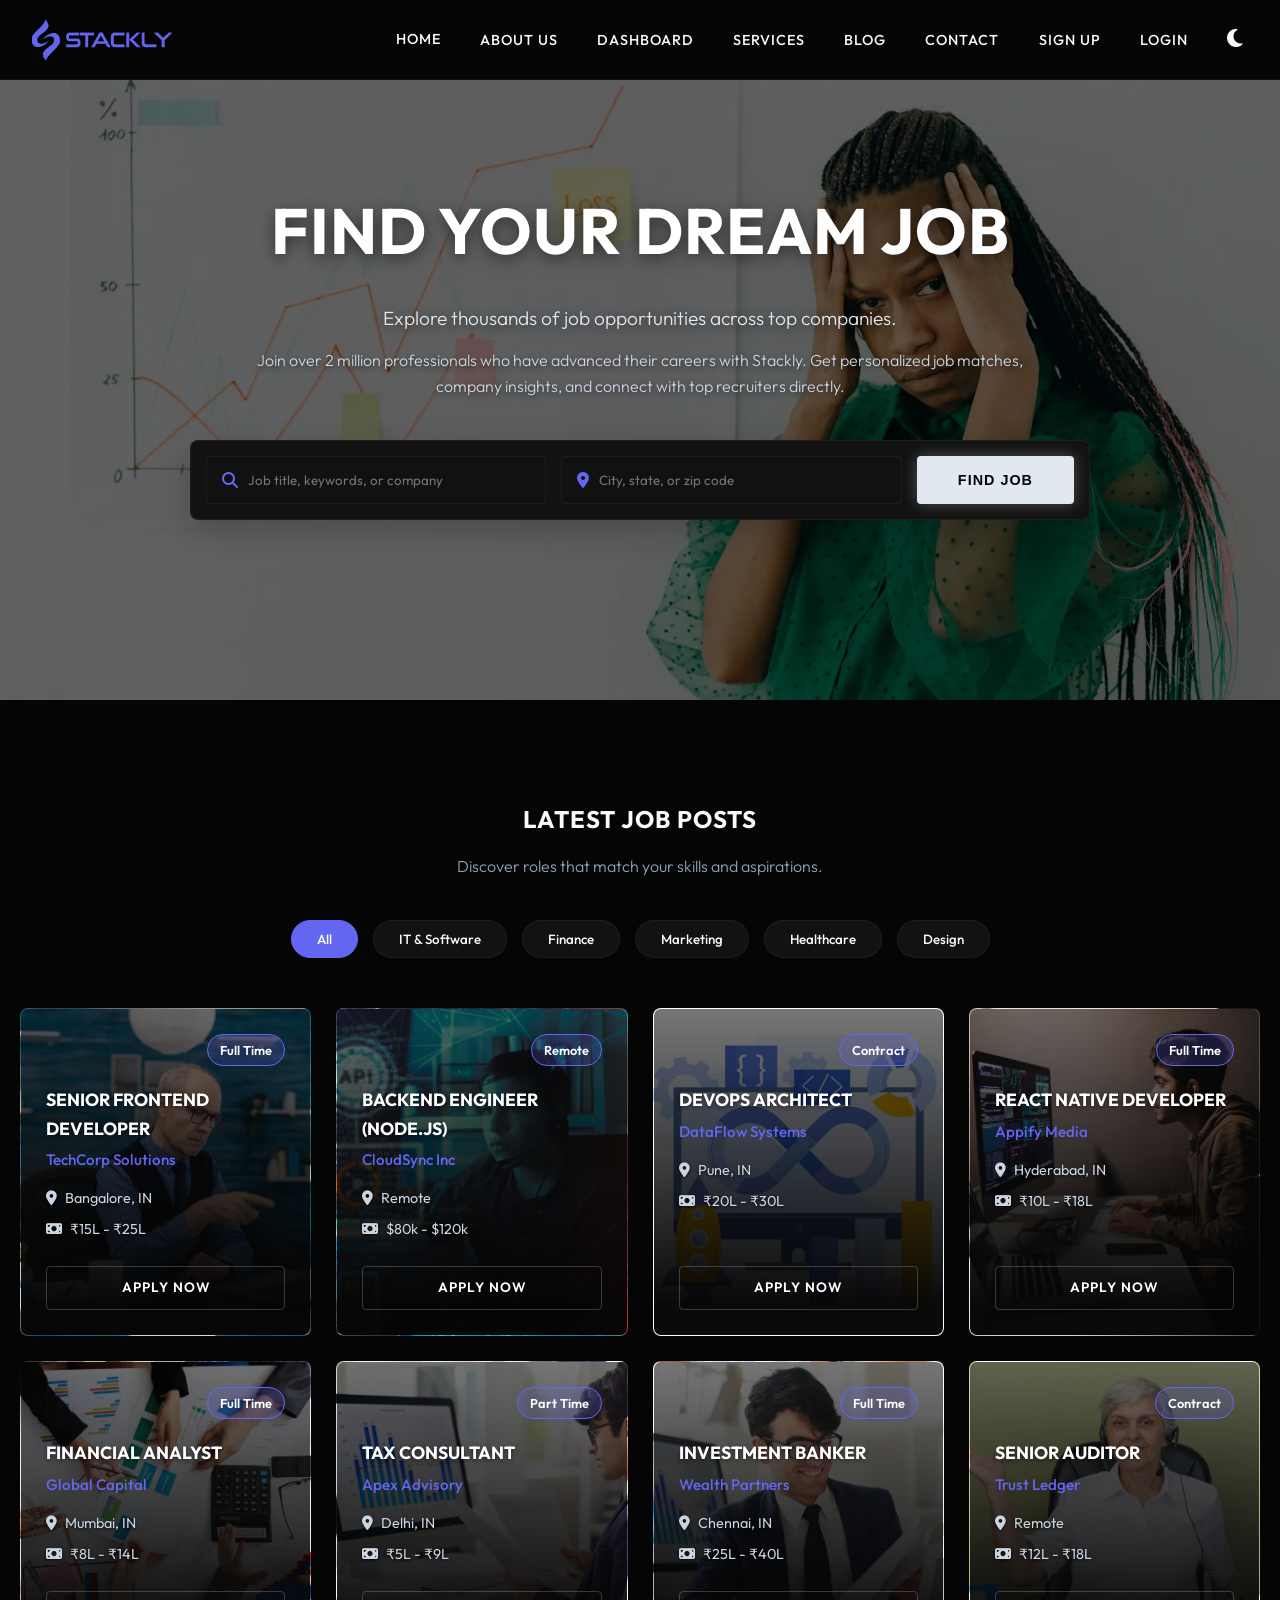
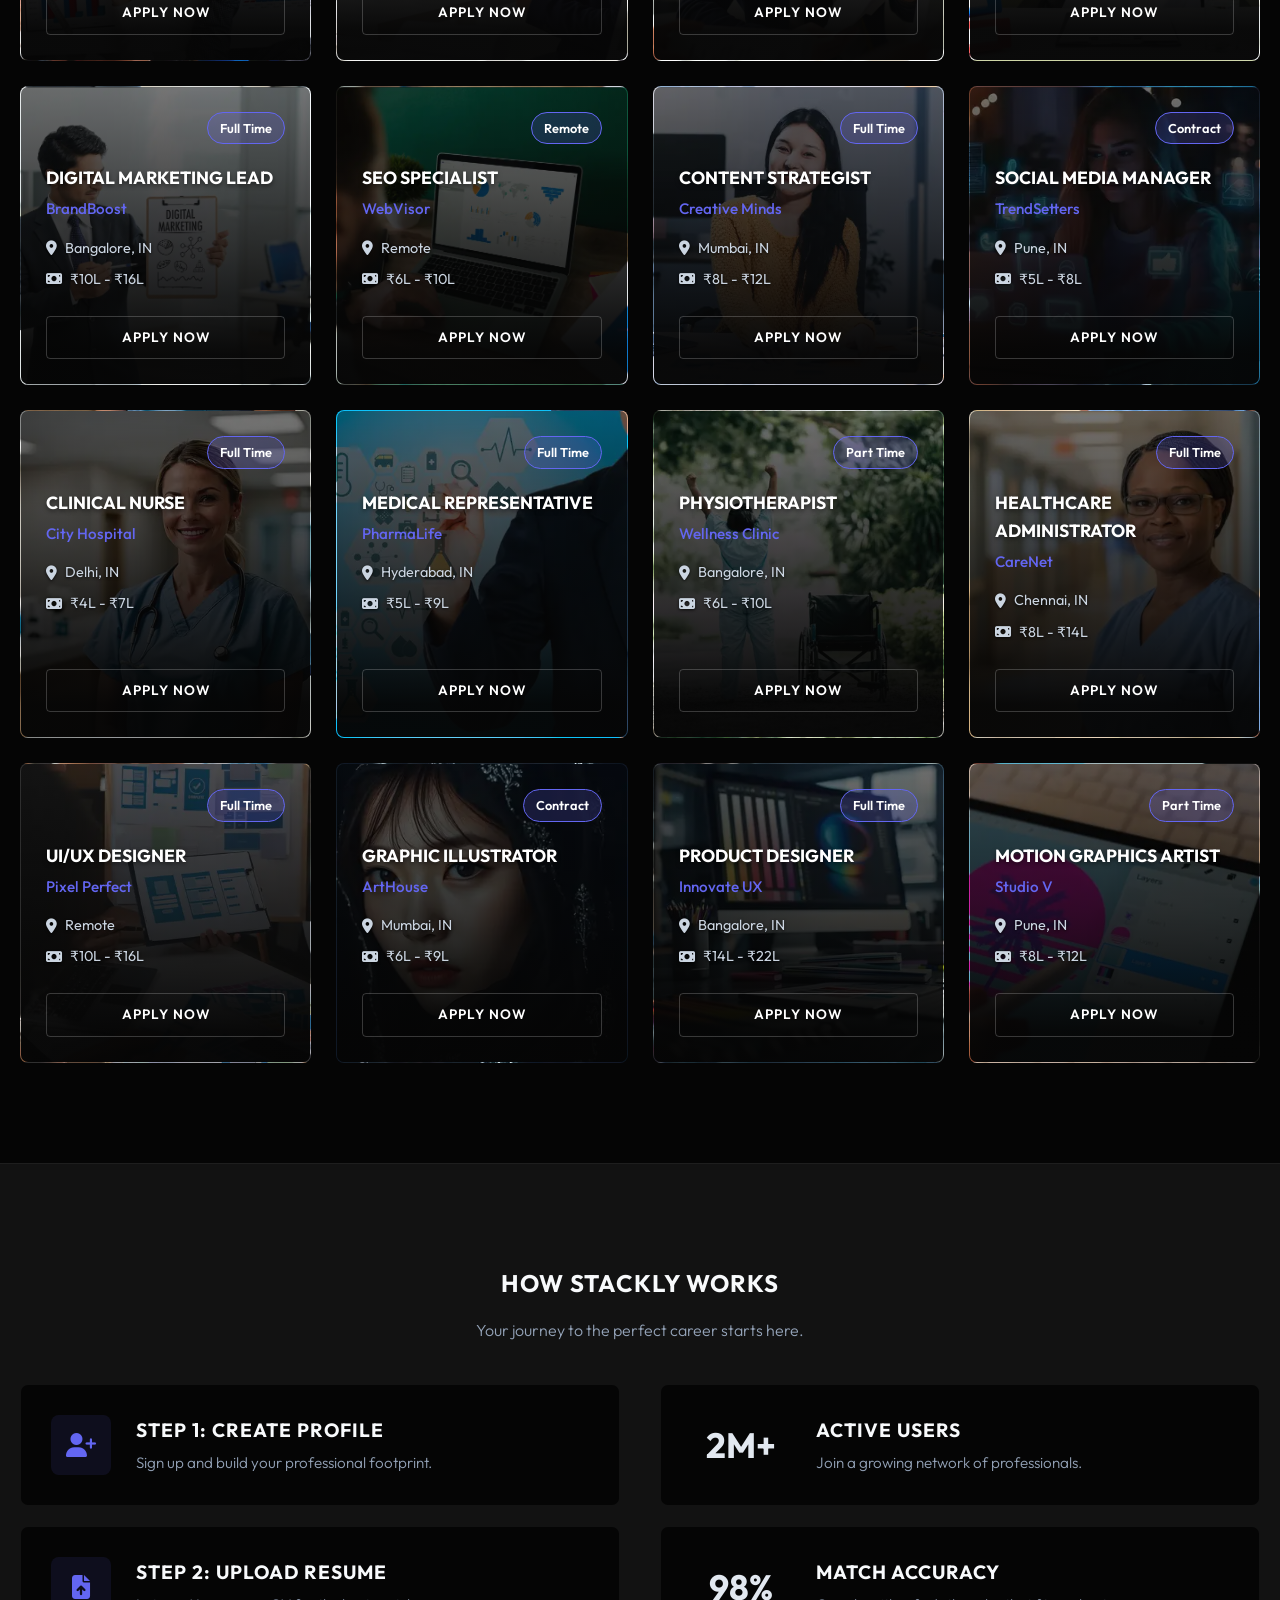
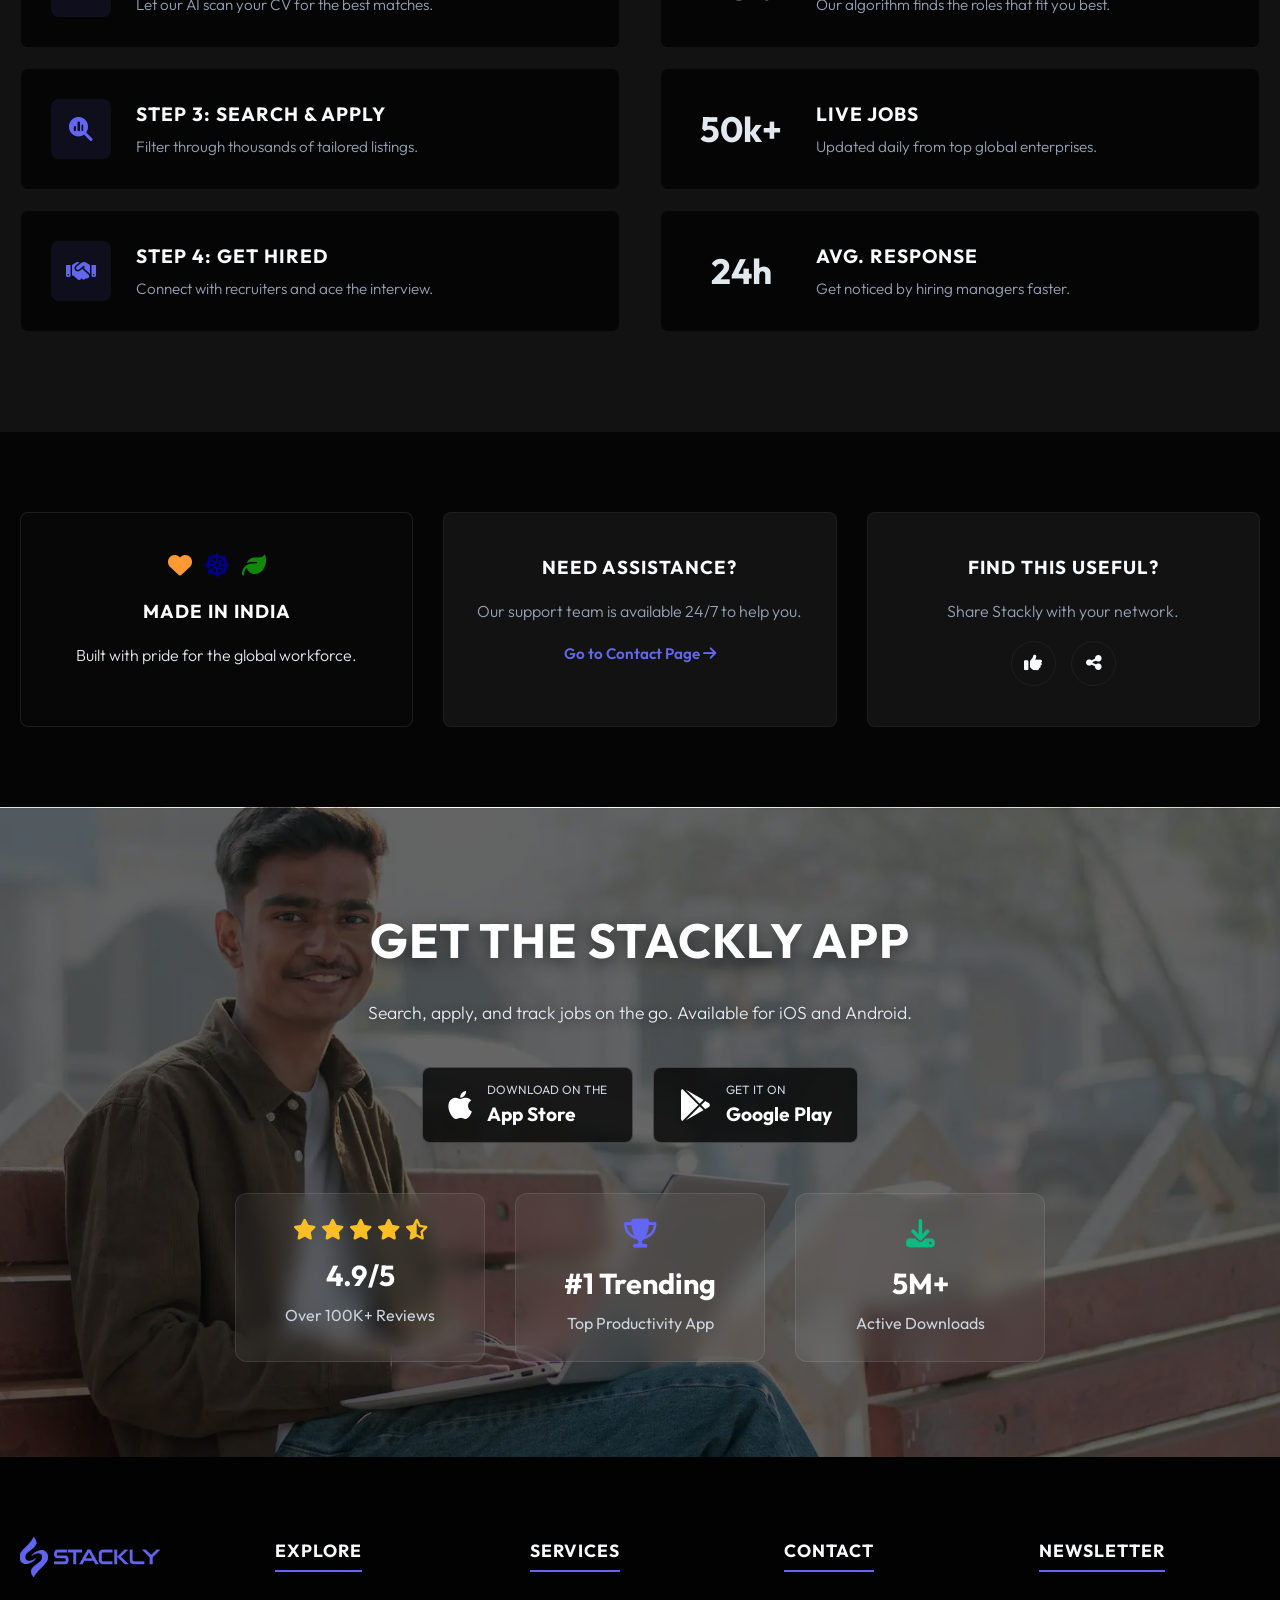
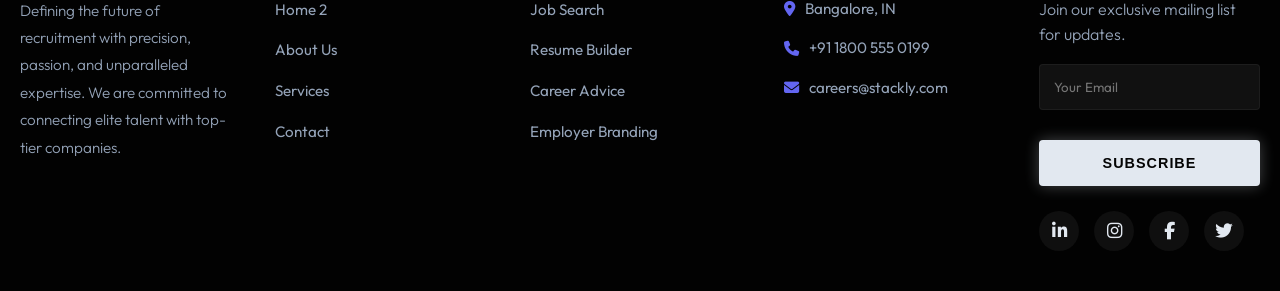
<file: index.html>
<!DOCTYPE html>
<html lang="en">

<head>
    <meta charset="UTF-8">
    <meta name="viewport" content="width=device-width, initial-scale=1.0">
    <title>Stackly | Job Portal</title>
    <link rel="icon" type="image/webp" href="./assets/Home1/Header/logo.webp">
    <link rel="stylesheet" href="./css/style.css">
    <link rel="preconnect" href="https://fonts.googleapis.com">
    <link rel="preconnect" href="https://fonts.gstatic.com" crossorigin>
    <link href="https://fonts.googleapis.com/css2?family=Outfit:wght@300;400;500;600;700&display=swap" rel="stylesheet">
    <link rel="stylesheet" href="https://cdnjs.cloudflare.com/ajax/libs/font-awesome/6.4.0/css/all.min.css">
</head>

<body>
    <script>
        if (localStorage.getItem('stackly-theme') === 'light') {
            document.body.classList.add('light-theme');
        }
    </script>

    <div id="page-loader">
        <div class="loader-content">
            <img src="./assets/Home1/Header/logo.webp" alt="Stackly Logo" class="loader-img">
            <p>Loading Experience...</p>
        </div>
    </div>

    <header class="headerWrap" id="main-header">
        <div class="imgWrap">
            <a href="index.html">
                <img src="./assets/Home1/Header/logo.webp" alt="Stackly Logo" class="site-logo">
            </a>
        </div>

        <div class="hamburger" id="hamburger-btn">
            <i class="fa-solid fa-bars"></i>
        </div>

        <nav class="linksWrap" id="nav-links">
            <div class="topCloseBtn" id="close-btn">
                <i class="fa-solid fa-times"></i>
            </div>
            <ul>
                <li class="dropdown" id="home-dropdown">
                    <div class="dropdownHeader">
                        <a href="javascript:void(0)" class="homePageLink" id="home-nav-link">Home</a>
                        <button class="dropdownToggle" aria-label="Toggle dropdown" id="dropdown-toggle-btn">
                            <i class="fa-solid fa-chevron-down"></i>
                        </button>
                    </div>
                    <ul class="dropdownMenu" id="dropdown-menu">
                        <li><a href="index.html">Home 1</a></li>
                        <li><a href="./pages/home2.html">Home 2</a></li>
                    </ul>
                </li>
                <li><a href="./pages/about.html">About Us</a></li>
                <li><a href="./pages/dashboard.html">DashBoard</a></li>
                <li><a href="./pages/services.html">Services</a></li>
                <li><a href="./pages/blog.html">Blog</a></li>
                <li><a href="./pages/contact.html">Contact</a></li>
                <li><a href="./pages/signup.html">Sign Up</a></li>
                <li><a href="./pages/login.html">Login</a></li>
                <li class="theme-toggle-li">
                    <button id="theme-toggle-btn" aria-label="Toggle Theme">
                        <i class="fa-solid fa-sun" id="theme-icon"></i>
                    </button>
                </li>
            </ul>
        </nav>

        <div class="menuOverlay" id="menu-overlay"></div>
    </header>

    <main>

        <section class="job-hero-section fade-in">
            <div class="hero-slider-bg">
                <div class="slide active">
                    <img src="./assets/Home1/bgHero.webp" alt="Hero Background 1">
                </div>
                <div class="slide">
                    <img src="./assets/Home1/bgHero2.webp" alt="Hero Background 2">
                </div>
            </div>
            <div class="overlay-dark"></div>

            <div class="container hero-content">
                <h1>Find Your Dream Job</h1>
                <p>Explore thousands of job opportunities across top companies.</p>
                <p class="hero-subtitle">Join over 2 million professionals who have advanced their careers with Stackly.
                    Get personalized job matches, company insights, and connect with top recruiters directly.</p>
                <form class="search-form" action="./pages/error.html">
                    <div class="input-group">
                        <i class="fa-solid fa-magnifying-glass"></i>
                        <input type="text" id="search-title" name="search-title"
                            placeholder="Job title, keywords, or company" required>
                    </div>
                    <div class="input-group">
                        <i class="fa-solid fa-location-dot"></i>
                        <input type="text" id="search-location" name="search-location"
                            placeholder="City, state, or zip code">
                    </div>
                    <button type="submit" class="btn btn-glow">Find Job</button>
                </form>
            </div>
        </section>

        <section class="latest-jobs-section fade-in">
            <div class="container">
                <div class="section-header center-aligned">
                    <h2>Latest Job Posts</h2>
                    <p>Discover roles that match your skills and aspirations.</p>
                </div>

                <div class="category-filters">
                    <button class="filter-btn active" data-filter="all">All</button>
                    <button class="filter-btn" data-filter="it">IT & Software</button>
                    <button class="filter-btn" data-filter="finance">Finance</button>
                    <button class="filter-btn" data-filter="marketing">Marketing</button>
                    <button class="filter-btn" data-filter="healthcare">Healthcare</button>
                    <button class="filter-btn" data-filter="design">Design</button>
                </div>

                <div class="jobs-grid" id="jobs-container">
                    <div class="job-card" data-category="it"
                        style="background-image: url('./assets/Home1/Grid/1.webp');">
                        <div class="job-card-header">
                            <span class="job-type">Full Time</span>
                        </div>
                        <h3>Senior Frontend Developer</h3>
                        <p class="company-name">TechCorp Solutions</p>
                        <div class="job-details">
                            <span><i class="fa-solid fa-location-dot"></i> Bangalore, IN</span>
                            <span><i class="fa-solid fa-money-bill"></i> ₹15L - ₹25L</span>
                        </div>
                        <a href="./pages/error.html" class="btn btn-outline btn-sm full-width">Apply Now</a>
                    </div>
                    <div class="job-card" data-category="it"
                        style="background-image: url('./assets/Home1/Grid/2.webp');">
                        <div class="job-card-header">
                            <span class="job-type">Remote</span>
                        </div>
                        <h3>Backend Engineer (Node.js)</h3>
                        <p class="company-name">CloudSync Inc</p>
                        <div class="job-details">
                            <span><i class="fa-solid fa-location-dot"></i> Remote</span>
                            <span><i class="fa-solid fa-money-bill"></i> $80k - $120k</span>
                        </div>
                        <a href="./pages/error.html" class="btn btn-outline btn-sm full-width">Apply Now</a>
                    </div>
                    <div class="job-card" data-category="it"
                        style="background-image: url('./assets/Home1/Grid/3.webp');">
                        <div class="job-card-header">
                            <span class="job-type">Contract</span>
                        </div>
                        <h3>DevOps Architect</h3>
                        <p class="company-name">DataFlow Systems</p>
                        <div class="job-details">
                            <span><i class="fa-solid fa-location-dot"></i> Pune, IN</span>
                            <span><i class="fa-solid fa-money-bill"></i> ₹20L - ₹30L</span>
                        </div>
                        <a href="./pages/error.html" class="btn btn-outline btn-sm full-width">Apply Now</a>
                    </div>
                    <div class="job-card" data-category="it"
                        style="background-image: url('./assets/Home1/Grid/4.webp');">
                        <div class="job-card-header">
                            <span class="job-type">Full Time</span>
                        </div>
                        <h3>React Native Developer</h3>
                        <p class="company-name">Appify Media</p>
                        <div class="job-details">
                            <span><i class="fa-solid fa-location-dot"></i> Hyderabad, IN</span>
                            <span><i class="fa-solid fa-money-bill"></i> ₹10L - ₹18L</span>
                        </div>
                        <a href="./pages/error.html" class="btn btn-outline btn-sm full-width">Apply Now</a>
                    </div>

                    <div class="job-card" data-category="finance"
                        style="background-image: url('./assets/Home1/Grid/5.webp');">
                        <div class="job-card-header">
                            <span class="job-type">Full Time</span>
                        </div>
                        <h3>Financial Analyst</h3>
                        <p class="company-name">Global Capital</p>
                        <div class="job-details">
                            <span><i class="fa-solid fa-location-dot"></i> Mumbai, IN</span>
                            <span><i class="fa-solid fa-money-bill"></i> ₹8L - ₹14L</span>
                        </div>
                        <a href="./pages/error.html" class="btn btn-outline btn-sm full-width">Apply Now</a>
                    </div>
                    <div class="job-card" data-category="finance"
                        style="background-image: url('./assets/Home1/Grid/6.webp');">
                        <div class="job-card-header">
                            <span class="job-type">Part Time</span>
                        </div>
                        <h3>Tax Consultant</h3>
                        <p class="company-name">Apex Advisory</p>
                        <div class="job-details">
                            <span><i class="fa-solid fa-location-dot"></i> Delhi, IN</span>
                            <span><i class="fa-solid fa-money-bill"></i> ₹5L - ₹9L</span>
                        </div>
                        <a href="./pages/error.html" class="btn btn-outline btn-sm full-width">Apply Now</a>
                    </div>
                    <div class="job-card" data-category="finance"
                        style="background-image: url('./assets/Home1/Grid/7.webp');">
                        <div class="job-card-header">
                            <span class="job-type">Full Time</span>
                        </div>
                        <h3>Investment Banker</h3>
                        <p class="company-name">Wealth Partners</p>
                        <div class="job-details">
                            <span><i class="fa-solid fa-location-dot"></i> Chennai, IN</span>
                            <span><i class="fa-solid fa-money-bill"></i> ₹25L - ₹40L</span>
                        </div>
                        <a href="./pages/error.html" class="btn btn-outline btn-sm full-width">Apply Now</a>
                    </div>
                    <div class="job-card" data-category="finance"
                        style="background-image: url('./assets/Home1/Grid/8.webp');">
                        <div class="job-card-header">
                            <span class="job-type">Contract</span>
                        </div>
                        <h3>Senior Auditor</h3>
                        <p class="company-name">Trust Ledger</p>
                        <div class="job-details">
                            <span><i class="fa-solid fa-location-dot"></i> Remote</span>
                            <span><i class="fa-solid fa-money-bill"></i> ₹12L - ₹18L</span>
                        </div>
                        <a href="./pages/error.html" class="btn btn-outline btn-sm full-width">Apply Now</a>
                    </div>

                    <div class="job-card" data-category="marketing"
                        style="background-image: url('./assets/Home1/Grid/9.webp');">
                        <div class="job-card-header">
                            <span class="job-type">Full Time</span>
                        </div>
                        <h3>Digital Marketing Lead</h3>
                        <p class="company-name">BrandBoost</p>
                        <div class="job-details">
                            <span><i class="fa-solid fa-location-dot"></i> Bangalore, IN</span>
                            <span><i class="fa-solid fa-money-bill"></i> ₹10L - ₹16L</span>
                        </div>
                        <a href="./pages/error.html" class="btn btn-outline btn-sm full-width">Apply Now</a>
                    </div>
                    <div class="job-card" data-category="marketing"
                        style="background-image: url('./assets/Home1/Grid/10.webp');">
                        <div class="job-card-header">
                            <span class="job-type">Remote</span>
                        </div>
                        <h3>SEO Specialist</h3>
                        <p class="company-name">WebVisor</p>
                        <div class="job-details">
                            <span><i class="fa-solid fa-location-dot"></i> Remote</span>
                            <span><i class="fa-solid fa-money-bill"></i> ₹6L - ₹10L</span>
                        </div>
                        <a href="./pages/error.html" class="btn btn-outline btn-sm full-width">Apply Now</a>
                    </div>
                    <div class="job-card" data-category="marketing"
                        style="background-image: url('./assets/Home1/Grid/11.webp');">
                        <div class="job-card-header">
                            <span class="job-type">Full Time</span>
                        </div>
                        <h3>Content Strategist</h3>
                        <p class="company-name">Creative Minds</p>
                        <div class="job-details">
                            <span><i class="fa-solid fa-location-dot"></i> Mumbai, IN</span>
                            <span><i class="fa-solid fa-money-bill"></i> ₹8L - ₹12L</span>
                        </div>
                        <a href="./pages/error.html" class="btn btn-outline btn-sm full-width">Apply Now</a>
                    </div>
                    <div class="job-card" data-category="marketing"
                        style="background-image: url('./assets/Home1/Grid/12.webp');">
                        <div class="job-card-header">
                            <span class="job-type">Contract</span>
                        </div>
                        <h3>Social Media Manager</h3>
                        <p class="company-name">TrendSetters</p>
                        <div class="job-details">
                            <span><i class="fa-solid fa-location-dot"></i> Pune, IN</span>
                            <span><i class="fa-solid fa-money-bill"></i> ₹5L - ₹8L</span>
                        </div>
                        <a href="./pages/error.html" class="btn btn-outline btn-sm full-width">Apply Now</a>
                    </div>

                    <div class="job-card" data-category="healthcare"
                        style="background-image: url('./assets/Home1/Grid/13.webp');">
                        <div class="job-card-header">
                            <span class="job-type">Full Time</span>
                        </div>
                        <h3>Clinical Nurse</h3>
                        <p class="company-name">City Hospital</p>
                        <div class="job-details">
                            <span><i class="fa-solid fa-location-dot"></i> Delhi, IN</span>
                            <span><i class="fa-solid fa-money-bill"></i> ₹4L - ₹7L</span>
                        </div>
                        <a href="./pages/error.html" class="btn btn-outline btn-sm full-width">Apply Now</a>
                    </div>
                    <div class="job-card" data-category="healthcare"
                        style="background-image: url('./assets/Home1/Grid/14.webp');">
                        <div class="job-card-header">
                            <span class="job-type">Full Time</span>
                        </div>
                        <h3>Medical Representative</h3>
                        <p class="company-name">PharmaLife</p>
                        <div class="job-details">
                            <span><i class="fa-solid fa-location-dot"></i> Hyderabad, IN</span>
                            <span><i class="fa-solid fa-money-bill"></i> ₹5L - ₹9L</span>
                        </div>
                        <a href="./pages/error.html" class="btn btn-outline btn-sm full-width">Apply Now</a>
                    </div>
                    <div class="job-card" data-category="healthcare"
                        style="background-image: url('./assets/Home1/Grid/15.webp');">
                        <div class="job-card-header">
                            <span class="job-type">Part Time</span>
                        </div>
                        <h3>Physiotherapist</h3>
                        <p class="company-name">Wellness Clinic</p>
                        <div class="job-details">
                            <span><i class="fa-solid fa-location-dot"></i> Bangalore, IN</span>
                            <span><i class="fa-solid fa-money-bill"></i> ₹6L - ₹10L</span>
                        </div>
                        <a href="./pages/error.html" class="btn btn-outline btn-sm full-width">Apply Now</a>
                    </div>
                    <div class="job-card" data-category="healthcare"
                        style="background-image: url('./assets/Home1/Grid/16.webp');">
                        <div class="job-card-header">
                            <span class="job-type">Full Time</span>
                        </div>
                        <h3>Healthcare Administrator</h3>
                        <p class="company-name">CareNet</p>
                        <div class="job-details">
                            <span><i class="fa-solid fa-location-dot"></i> Chennai, IN</span>
                            <span><i class="fa-solid fa-money-bill"></i> ₹8L - ₹14L</span>
                        </div>
                        <a href="./pages/error.html" class="btn btn-outline btn-sm full-width">Apply Now</a>
                    </div>

                    <div class="job-card" data-category="design"
                        style="background-image: url('./assets/Home1/Grid/17.webp');">
                        <div class="job-card-header">
                            <span class="job-type">Full Time</span>
                        </div>
                        <h3>UI/UX Designer</h3>
                        <p class="company-name">Pixel Perfect</p>
                        <div class="job-details">
                            <span><i class="fa-solid fa-location-dot"></i> Remote</span>
                            <span><i class="fa-solid fa-money-bill"></i> ₹10L - ₹16L</span>
                        </div>
                        <a href="./pages/error.html" class="btn btn-outline btn-sm full-width">Apply Now</a>
                    </div>
                    <div class="job-card" data-category="design"
                        style="background-image: url('./assets/Home1/Grid/18.webp');">
                        <div class="job-card-header">
                            <span class="job-type">Contract</span>
                        </div>
                        <h3>Graphic Illustrator</h3>
                        <p class="company-name">ArtHouse</p>
                        <div class="job-details">
                            <span><i class="fa-solid fa-location-dot"></i> Mumbai, IN</span>
                            <span><i class="fa-solid fa-money-bill"></i> ₹6L - ₹9L</span>
                        </div>
                        <a href="./pages/error.html" class="btn btn-outline btn-sm full-width">Apply Now</a>
                    </div>
                    <div class="job-card" data-category="design"
                        style="background-image: url('./assets/Home1/Grid/19.webp');">
                        <div class="job-card-header">
                            <span class="job-type">Full Time</span>
                        </div>
                        <h3>Product Designer</h3>
                        <p class="company-name">Innovate UX</p>
                        <div class="job-details">
                            <span><i class="fa-solid fa-location-dot"></i> Bangalore, IN</span>
                            <span><i class="fa-solid fa-money-bill"></i> ₹14L - ₹22L</span>
                        </div>
                        <a href="./pages/error.html" class="btn btn-outline btn-sm full-width">Apply Now</a>
                    </div>
                    <div class="job-card" data-category="design"
                        style="background-image: url('./assets/Home1/Grid/20.webp');">
                        <div class="job-card-header">
                            <span class="job-type">Part Time</span>
                        </div>
                        <h3>Motion Graphics Artist</h3>
                        <p class="company-name">Studio V</p>
                        <div class="job-details">
                            <span><i class="fa-solid fa-location-dot"></i> Pune, IN</span>
                            <span><i class="fa-solid fa-money-bill"></i> ₹8L - ₹12L</span>
                        </div>
                        <a href="./pages/error.html" class="btn btn-outline btn-sm full-width">Apply Now</a>
                    </div>
                </div>
            </div>
        </section>

        <section class="info-split-section fade-in">
            <div class="container">
                <div class="section-header center-aligned">
                    <h2>How Stackly Works</h2>
                    <p>Your journey to the perfect career starts here.</p>
                </div>
                <div class="split-grid">
                    <div class="split-col steps-col">
                        <div class="rect-box">
                            <div class="box-icon"><i class="fa-solid fa-user-plus"></i></div>
                            <div class="box-content">
                                <h3>Step 1: Create Profile</h3>
                                <p>Sign up and build your professional footprint.</p>
                            </div>
                        </div>
                        <div class="rect-box">
                            <div class="box-icon"><i class="fa-solid fa-file-arrow-up"></i></div>
                            <div class="box-content">
                                <h3>Step 2: Upload Resume</h3>
                                <p>Let our AI scan your CV for the best matches.</p>
                            </div>
                        </div>
                        <div class="rect-box">
                            <div class="box-icon"><i class="fa-solid fa-magnifying-glass-chart"></i></div>
                            <div class="box-content">
                                <h3>Step 3: Search & Apply</h3>
                                <p>Filter through thousands of tailored listings.</p>
                            </div>
                        </div>
                        <div class="rect-box">
                            <div class="box-icon"><i class="fa-solid fa-handshake"></i></div>
                            <div class="box-content">
                                <h3>Step 4: Get Hired</h3>
                                <p>Connect with recruiters and ace the interview.</p>
                            </div>
                        </div>
                    </div>
                    <div class="split-col data-col">
                        <div class="rect-box active-match">
                            <div class="stat-highlight">2M+</div>
                            <div class="box-content">
                                <h3>Active Users</h3>
                                <p>Join a growing network of professionals.</p>
                            </div>
                        </div>
                        <div class="rect-box active-match">
                            <div class="stat-highlight">98%</div>
                            <div class="box-content">
                                <h3>Match Accuracy</h3>
                                <p>Our algorithm finds the roles that fit you best.</p>
                            </div>
                        </div>
                        <div class="rect-box active-match">
                            <div class="stat-highlight">50k+</div>
                            <div class="box-content">
                                <h3>Live Jobs</h3>
                                <p>Updated daily from top global enterprises.</p>
                            </div>
                        </div>
                        <div class="rect-box active-match">
                            <div class="stat-highlight">24h</div>
                            <div class="box-content">
                                <h3>Avg. Response</h3>
                                <p>Get noticed by hiring managers faster.</p>
                            </div>
                        </div>
                    </div>
                </div>
            </div>
        </section>

        <section class="misc-info-section fade-in">
            <div class="container misc-flex">
                <div class="misc-block made-in-india video-bg-container">
                    <video src="./assets/Home1/bgVid.mp4" autoplay muted loop playsinline class="bg-video"></video>
                    <div class="overlay-dark"></div>
                    <div class="content-relative">
                        <i class="fa-solid fa-heart" style="color: #ff9933;"></i>
                        <i class="fa-solid fa-dharmachakra" style="color: #000080;"></i>
                        <i class="fa-solid fa-leaf" style="color: #138808;"></i>
                        <h3 style="color: #fff;">Made in India</h3>
                        <p style="color: #e2e8f0;">Built with pride for the global workforce.</p>
                    </div>
                </div>
                <div class="misc-block contact-nav">
                    <h3>Need Assistance?</h3>
                    <p>Our support team is available 24/7 to help you.</p>
                    <a href="./pages/contact.html" class="text-link">Go to Contact Page <i
                            class="fa-solid fa-arrow-right"></i></a>
                </div>
                <div class="misc-block feedback-block">
                    <h3>Find this useful?</h3>
                    <p>Share Stackly with your network.</p>
                    <div class="share-btns">
                        <button aria-label="Like" onclick="window.location.href='./pages/error.html'"><i
                                class="fa-solid fa-thumbs-up"></i></button>
                        <button aria-label="Share" onclick="window.location.href='./pages/error.html'"><i
                                class="fa-solid fa-share-nodes"></i></button>
                    </div>
                </div>
            </div>
        </section>

        <section class="app-download-section fade-in"
            style="background-image: url('./assets/Home1/bg2.webp'); background-size: cover; background-position: center; position: relative;">
            <div class="overlay-dark" style="background-color: rgba(0, 0, 0, 0.6);"></div>
            <div class="container app-content content-relative">
                <h2>Get the Stackly App</h2>
                <p class="app-desc">Search, apply, and track jobs on the go. Available for iOS and Android.</p>
                <div class="app-buttons">
                    <a href="./pages/error.html" class="app-btn">
                        <i class="fa-brands fa-apple"></i>
                        <div class="btn-text">
                            <span>Download on the</span>
                            <strong>App Store</strong>
                        </div>
                    </a>
                    <a href="./pages/error.html" class="app-btn">
                        <i class="fa-brands fa-google-play"></i>
                        <div class="btn-text">
                            <span>GET IT ON</span>
                            <strong>Google Play</strong>
                        </div>
                    </a>
                </div>

                <div class="app-stats-wrapper">
                    <div class="app-stat-card">
                        <div class="stars">
                            <i class="fa-solid fa-star"></i><i class="fa-solid fa-star"></i><i
                                class="fa-solid fa-star"></i><i class="fa-solid fa-star"></i><i
                                class="fa-solid fa-star-half-stroke"></i>
                        </div>
                        <h4>4.9/5</h4>
                        <p>Over 100K+ Reviews</p>
                    </div>
                    <div class="app-stat-card">
                        <div class="icon">
                            <i class="fa-solid fa-trophy"></i>
                        </div>
                        <h4>#1 Trending</h4>
                        <p>Top Productivity App</p>
                    </div>
                    <div class="app-stat-card">
                        <div class="icon" style="color: #10b981;">
                            <i class="fa-solid fa-download"></i>
                        </div>
                        <h4>5M+</h4>
                        <p>Active Downloads</p>
                    </div>
                </div>
            </div>
        </section>

    </main>

    <footer>
        <div class="footerWrap container">
            <div class="box">
                <div class="logoContainer">
                    <div class="logo">
                        <img src="./assets/Home1/Header/logo.webp" alt="Stackly Logo" class="footer-logo site-logo">
                    </div>
                </div>
                <p class="footer-desc">
                    Defining the future of recruitment with precision, passion, and unparalleled expertise. We are
                    committed to connecting elite talent with top-tier companies.
                </p>
            </div>

            <div class="box">
                <h4>Explore</h4>
                <ul class="footer-links">
                    <li><a href="./pages/home2.html">Home 2</a></li>
                    <li><a href="./pages/about.html">About Us</a></li>
                    <li><a href="./pages/services.html">Services</a></li>
                    <li><a href="./pages/contact.html">Contact</a></li>
                </ul>
            </div>

            <div class="box">
                <h4>Services</h4>
                <ul class="footer-links">
                    <li><a href="./pages/error.html">Job Search</a></li>
                    <li><a href="./pages/error.html">Resume Builder</a></li>
                    <li><a href="./pages/error.html">Career Advice</a></li>
                    <li><a href="./pages/error.html">Employer Branding</a></li>
                </ul>
            </div>

            <div class="box">
                <h4>Contact</h4>
                <ul class="contactInfo">
                    <li><i class="fa-solid fa-location-dot"></i><span> Bangalore, IN</span></li>
                    <li><i class="fa-solid fa-phone"></i> +91 1800 555 0199</li>
                    <li><i class="fa-solid fa-envelope"></i> careers@stackly.com</li>
                </ul>
            </div>

            <div class="box">
                <h4>Newsletter</h4>
                <p>Join our exclusive mailing list for updates.</p>
                <form id="footer-newsletter-form" class="subscribe-form" novalidate>
                    <input type="email" id="footer-email" name="footer-email" placeholder="Your Email"
                        autocomplete="email">
                    <span id="newsletter-error"
                        style="color: var(--error-color); font-size: 0.8rem; display: block; margin-top: -5px; min-height: 15px;"></span>
                    <button type="submit" class="btn btn-glow full-width">Subscribe</button>
                </form>
                <div class="media">
                    <a href="./pages/error.html" class="socialLink" aria-label="LinkedIn"><i
                            class="fa-brands fa-linkedin-in"></i></a>
                    <a href="./pages/error.html" class="socialLink" aria-label="Instagram"><i
                            class="fa-brands fa-instagram"></i></a>
                    <a href="./pages/error.html" class="socialLink" aria-label="Facebook"><i
                            class="fa-brands fa-facebook-f"></i></a>
                    <a href="./pages/error.html" class="socialLink" aria-label="Twitter"><i
                            class="fa-brands fa-twitter"></i></a>
                </div>
            </div>
        </div>
    </footer>

    <button id="scrollTopBtn" aria-label="Scroll to top"><i class="fa-solid fa-arrow-up"></i></button>

    <script>
        window.addEventListener('load', () => {
            const loader = document.getElementById('page-loader');
            loader.style.opacity = '0';
            setTimeout(() => { loader.style.display = 'none'; }, 300);
        });

        window.addEventListener('pageshow', (event) => {
            if (event.persisted) {
                const loader = document.getElementById('page-loader');
                if (loader) {
                    loader.style.opacity = '0';
                    setTimeout(() => { loader.style.display = 'none'; }, 300);
                }
            }
        });

        document.querySelectorAll('a').forEach(link => {
            link.addEventListener('click', function (e) {
                const href = this.getAttribute('href');
                if (href && href !== '#' && !href.startsWith('javascript')) {
                    e.preventDefault();
                    const loader = document.getElementById('page-loader');
                    loader.style.display = 'flex';
                    setTimeout(() => { loader.style.opacity = '1'; }, 10);
                    setTimeout(() => { window.location.href = href; }, 400);
                }
            });
        });

        const hamburgerBtn = document.getElementById('hamburger-btn');
        const closeBtn = document.getElementById('close-btn');
        const navLinks = document.getElementById('nav-links');
        const menuOverlay = document.getElementById('menu-overlay');
        const dropdownToggleBtn = document.getElementById('dropdown-toggle-btn');
        const homeNavLink = document.getElementById('home-nav-link');
        const dropdownMenu = document.getElementById('dropdown-menu');
        const body = document.body;

        function openMenu() {
            navLinks.classList.add('showMenu');
            menuOverlay.style.display = 'block';
            body.classList.add('menu-open');
        }

        function closeMenu() {
            navLinks.classList.remove('showMenu');
            menuOverlay.style.display = 'none';
            body.classList.remove('menu-open');
            dropdownMenu.classList.remove('showDropdown');
        }

        hamburgerBtn.addEventListener('click', (e) => {
            e.stopPropagation();
            if (navLinks.classList.contains('showMenu')) { closeMenu(); }
            else { openMenu(); }
        });

        closeBtn.addEventListener('click', closeMenu);
        menuOverlay.addEventListener('click', closeMenu);

        document.addEventListener('click', (e) => {
            if (navLinks.classList.contains('showMenu') && !navLinks.contains(e.target) && e.target !== hamburgerBtn && !hamburgerBtn.contains(e.target)) {
                closeMenu();
            }
        });

        dropdownToggleBtn.addEventListener('click', (e) => {
            e.preventDefault();
            e.stopPropagation();
            dropdownMenu.classList.toggle('showDropdown');
        });

        homeNavLink.addEventListener('click', (e) => {
            if (window.innerWidth <= 768) {
                e.preventDefault();
                e.stopPropagation();
                dropdownMenu.classList.toggle('showDropdown');
            }
        });

        const themeToggleBtn = document.getElementById('theme-toggle-btn');
        const themeIcon = document.getElementById('theme-icon');

        if (localStorage.getItem('stackly-theme') === 'light') {
            themeIcon.classList.remove('fa-moon');
            themeIcon.classList.add('fa-sun');
        } else {
            themeIcon.classList.remove('fa-sun');
            themeIcon.classList.add('fa-moon');
        }

        themeToggleBtn.addEventListener('click', () => {
            document.body.classList.toggle('light-theme');
            if (document.body.classList.contains('light-theme')) {
                themeIcon.classList.remove('fa-moon');
                themeIcon.classList.add('fa-sun');
                localStorage.setItem('stackly-theme', 'light');
            } else {
                themeIcon.classList.remove('fa-sun');
                themeIcon.classList.add('fa-moon');
                localStorage.setItem('stackly-theme', 'dark');
            }
        });

        const header = document.getElementById('main-header');
        window.addEventListener('scroll', () => {
            if (window.scrollY > 50) { header.classList.add('sticky'); }
            else { header.classList.remove('sticky'); }
        });

        const fadeElems = document.querySelectorAll('section.fade-in');
        const fadeInObserver = new IntersectionObserver((entries, observer) => {
            entries.forEach(entry => {
                if (entry.isIntersecting) {
                    entry.target.classList.add('visible');
                    observer.unobserve(entry.target);
                }
            });
        }, { threshold: 0.1 });
        fadeElems.forEach(elem => fadeInObserver.observe(elem));

        const filterBtns = document.querySelectorAll('.filter-btn');
        const jobCards = document.querySelectorAll('.job-card');

        filterBtns.forEach(btn => {
            btn.addEventListener('click', () => {
                filterBtns.forEach(b => b.classList.remove('active'));
                btn.classList.add('active');

                const filterValue = btn.getAttribute('data-filter');

                jobCards.forEach(card => {
                    if (filterValue === 'all' || card.getAttribute('data-category') === filterValue) {
                        card.style.display = 'flex';
                    } else {
                        card.style.display = 'none';
                    }
                });
            });
        });

        const slides = document.querySelectorAll('.hero-slider-bg .slide');
        let currentSlide = 0;
        const slideInterval = 3500;

        function nextSlide() {
            if (slides.length > 0) {
                slides[currentSlide].classList.remove('active');
                currentSlide = (currentSlide + 1) % slides.length;
                slides[currentSlide].classList.add('active');
            }
        }
        setInterval(nextSlide, slideInterval);

        const footerForm = document.getElementById('footer-newsletter-form');
        const newsletterEmail = document.getElementById('footer-email');
        const newsletterError = document.getElementById('newsletter-error');

        const isValidEmail = (email) => {
            const re = /^(([^<>()[\]\\.,;:\s@"]+(\.[^<>()[\]\\.,;:\s@"]+)*)|(".+"))@((\[[0-9]{1,3}\.[0-9]{1,3}\.[0-9]{1,3}\.[0-9]{1,3}\])|(([a-zA-Z\-0-9]+\.)+[a-zA-Z]{2,}))$/;
            return re.test(String(email).toLowerCase());
        };

        footerForm.addEventListener('submit', (e) => {
            e.preventDefault();
            newsletterError.innerText = '';
            newsletterEmail.style.borderColor = '';

            if (newsletterEmail.value.trim() === '') {
                newsletterError.innerText = 'Email is required';
                newsletterEmail.style.borderColor = 'var(--error-color)';
            } else if (!isValidEmail(newsletterEmail.value.trim())) {
                newsletterError.innerText = 'Please enter a valid email address';
                newsletterEmail.style.borderColor = 'var(--error-color)';
            } else {
                alert("Successfully subscribed to the newsletter!");
                newsletterEmail.value = '';
            }
        });

        const searchForm = document.querySelector('.search-form');
        if (searchForm) {
            searchForm.addEventListener('submit', function (e) {
                e.preventDefault();
                const loader = document.getElementById('page-loader');
                if (loader) {
                    loader.style.display = 'flex';
                    setTimeout(() => { loader.style.opacity = '1'; }, 10);
                }
                const action = this.getAttribute('action') || './pages/error.html';
                setTimeout(() => { window.location.href = action; }, 400);
            });
        }

        const scrollTopBtn = document.getElementById("scrollTopBtn");
        window.addEventListener("scroll", () => {
            if (window.scrollY > 300) {
                scrollTopBtn.classList.add("show");
            } else {
                scrollTopBtn.classList.remove("show");
            }
        });
        scrollTopBtn.addEventListener("click", () => {
            window.scrollTo({ top: 0, behavior: "smooth" });
        });
    </script>
</body>

</html>
</file>
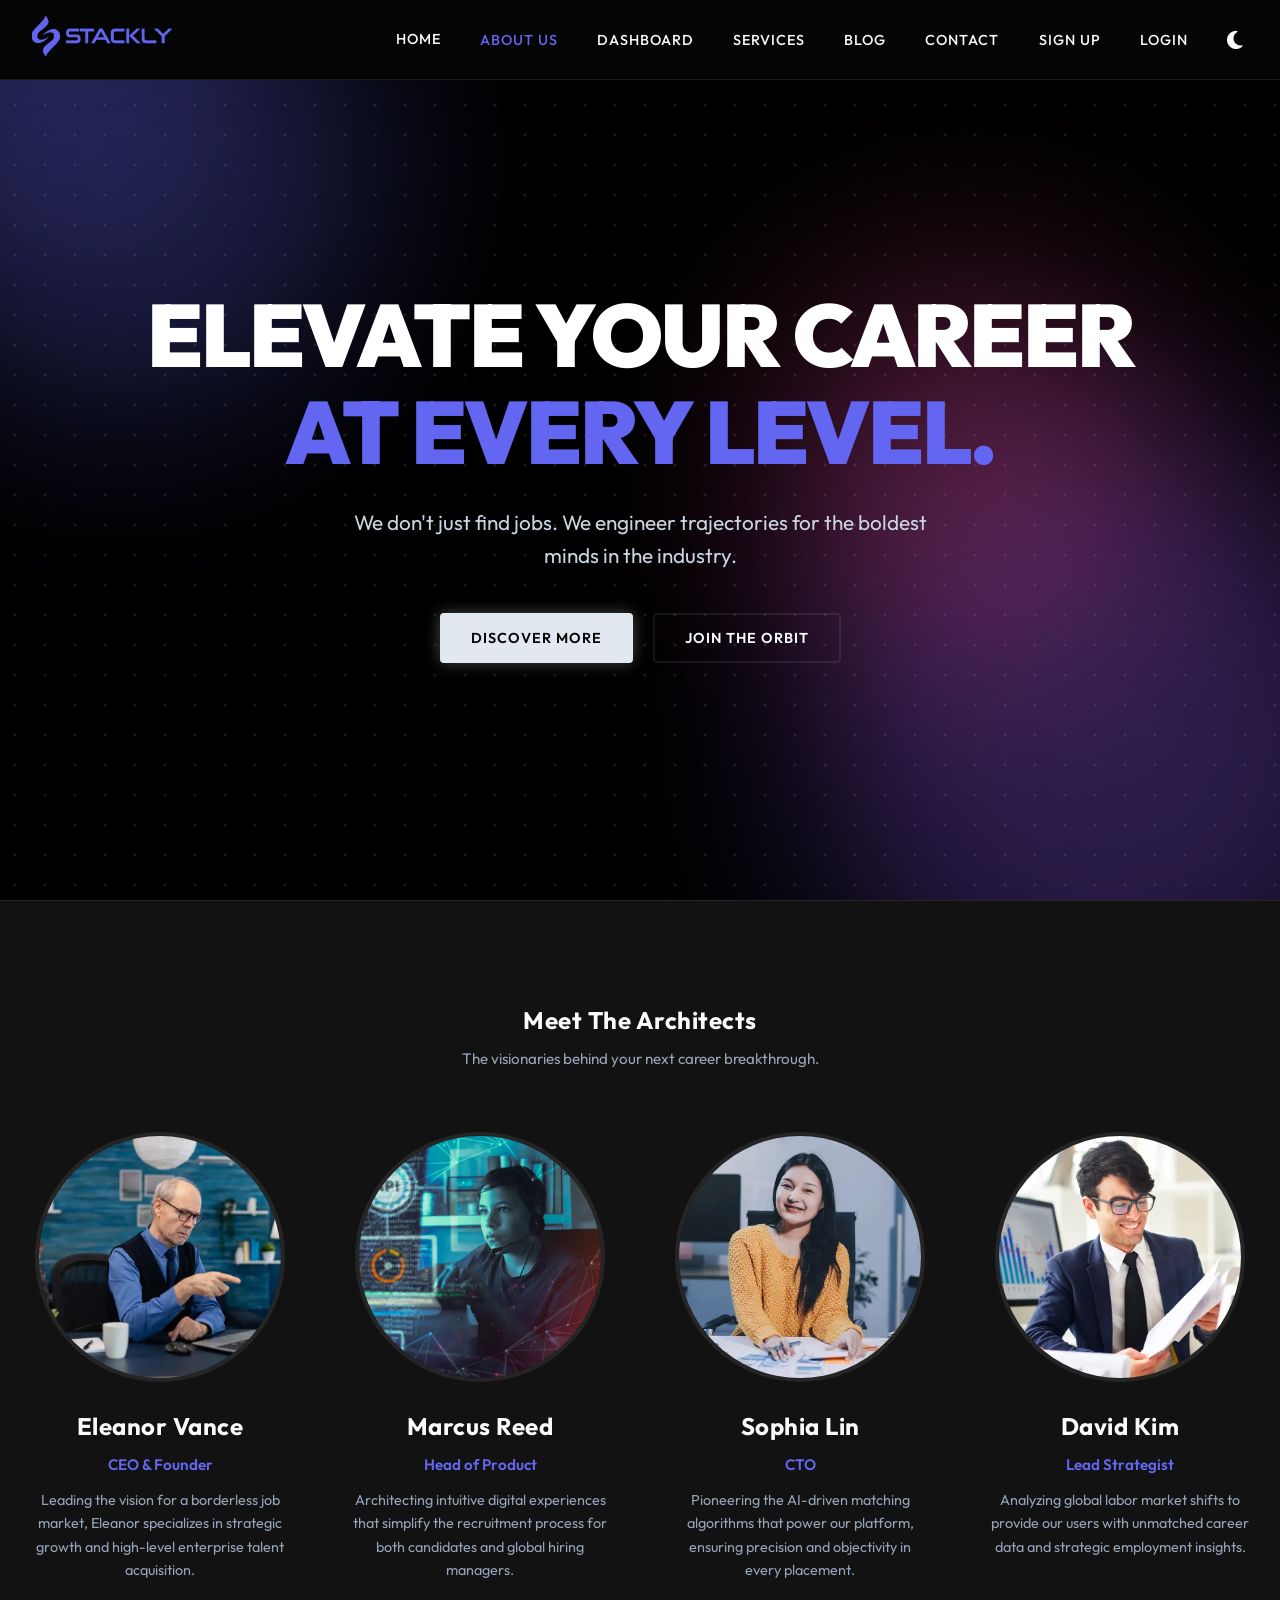
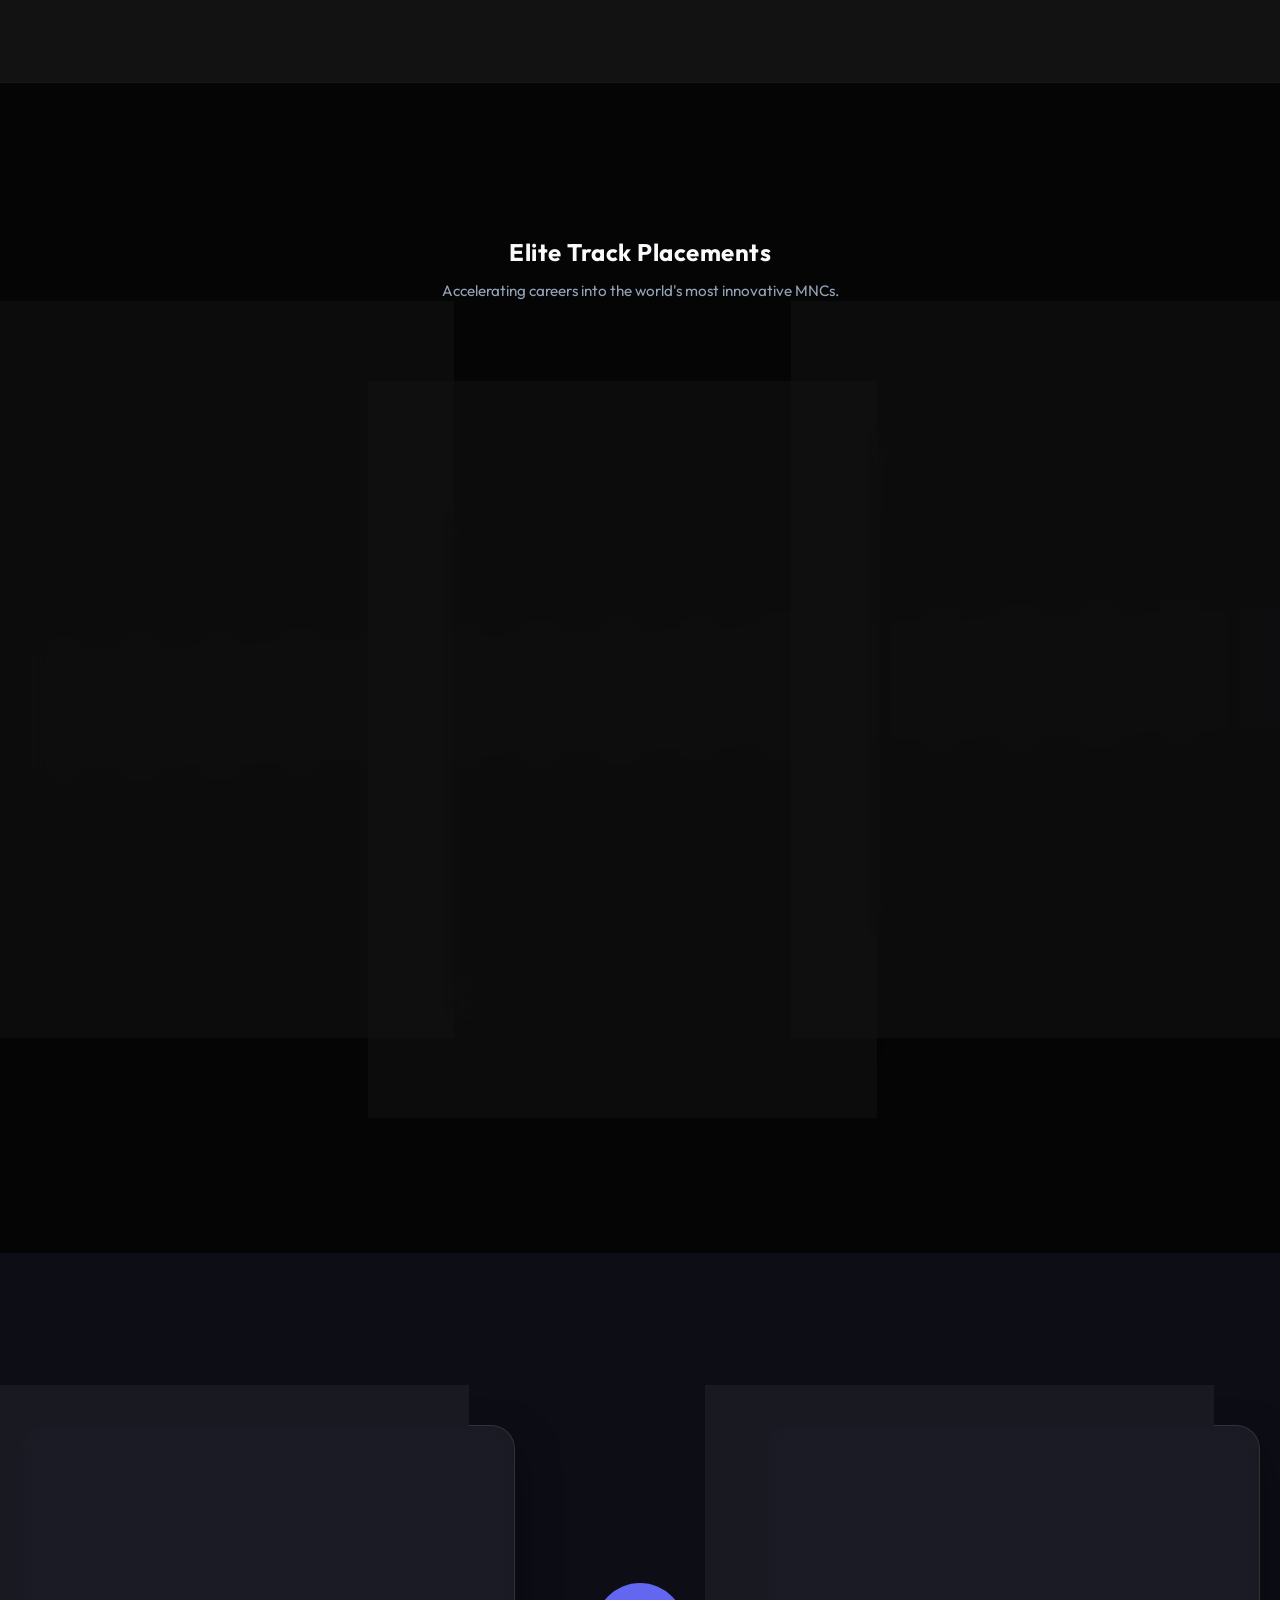
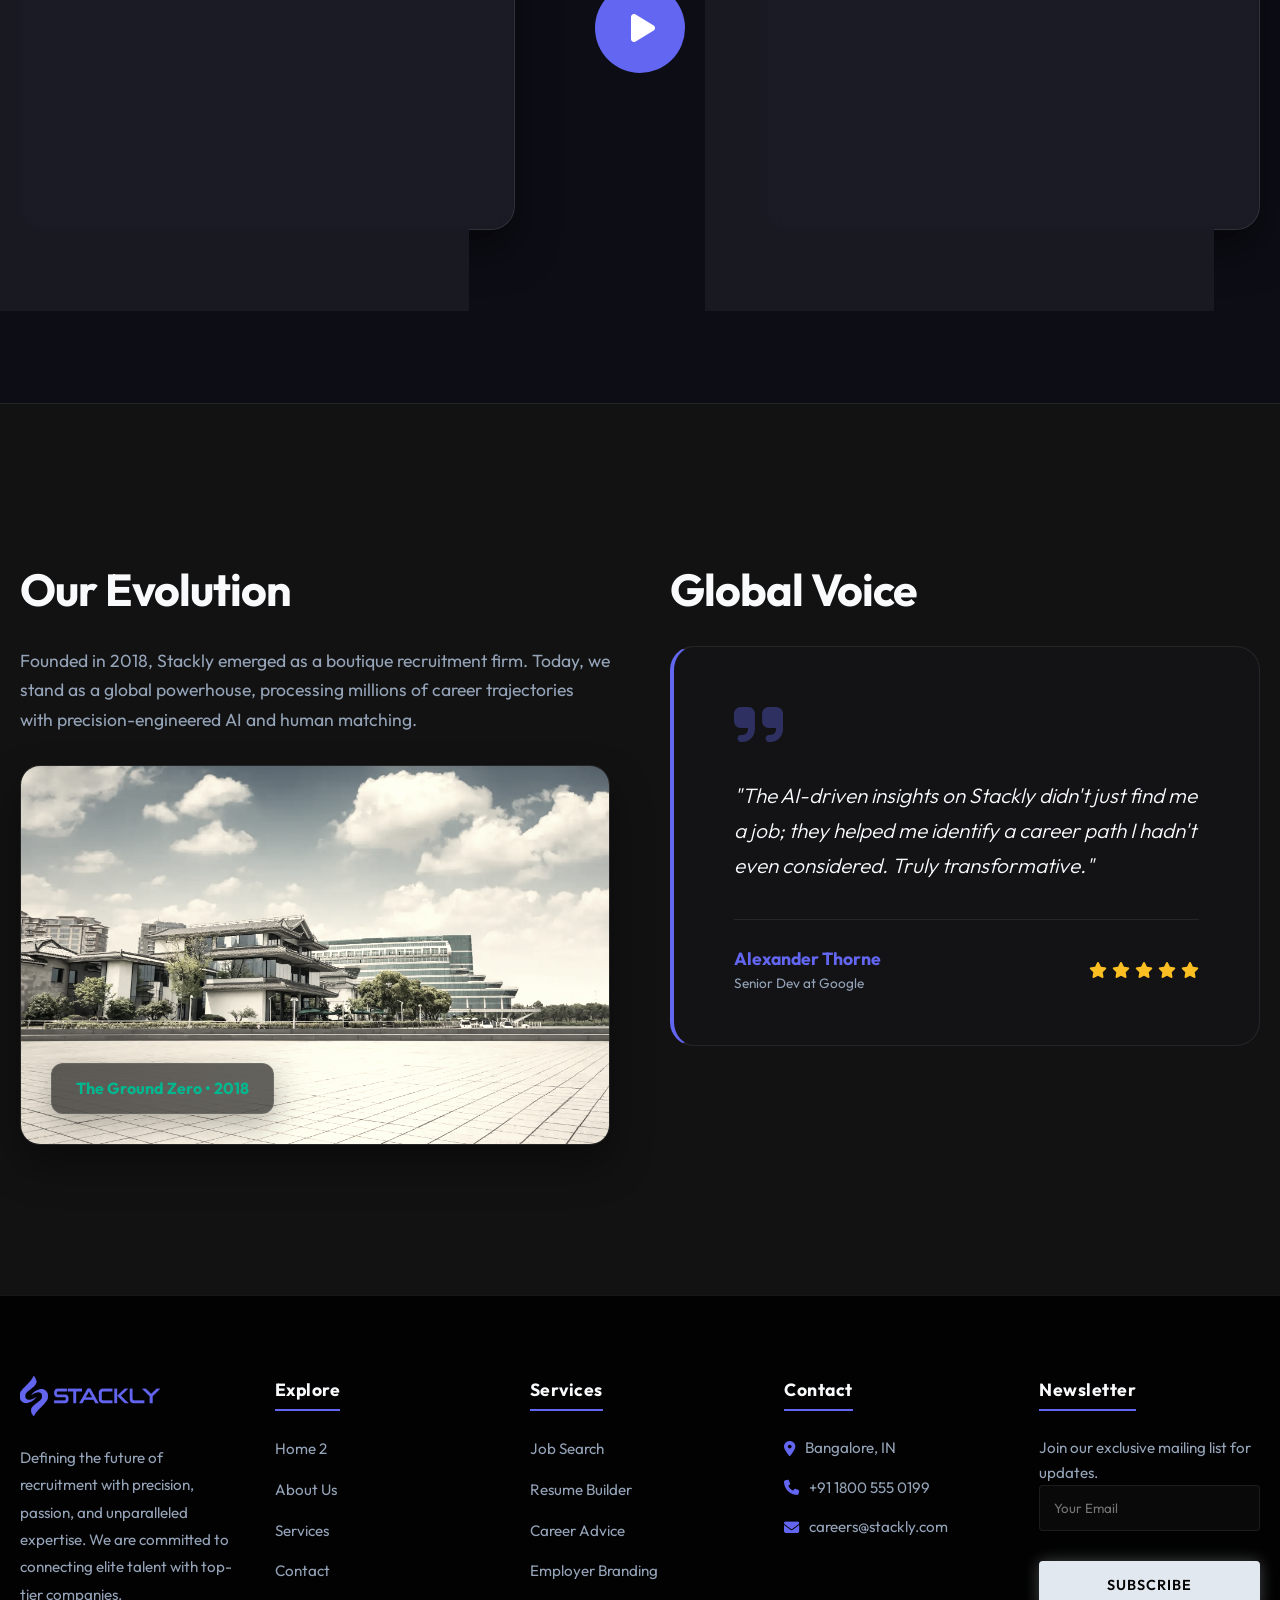
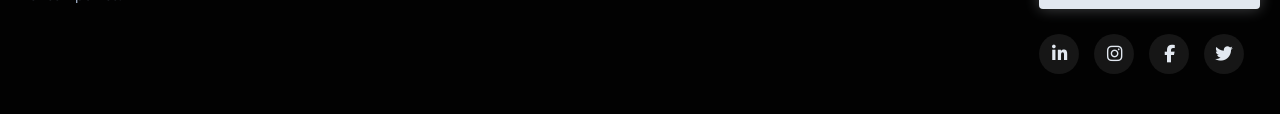
<file: pages/about.html>
<!DOCTYPE html>
<html lang="en">

<head>
    <meta charset="UTF-8">
    <meta name="viewport" content="width=device-width, initial-scale=1.0">
    <title>Stackly | About Us</title>
    <link rel="icon" type="image/webp" href="../assets/Home1/Header/logo.webp">
    <link rel="stylesheet" href="../css/about.css">
    <link rel="preconnect" href="https://fonts.googleapis.com">
    <link rel="preconnect" href="https://fonts.gstatic.com" crossorigin>
    <link href="https://fonts.googleapis.com/css2?family=Outfit:wght@300;400;500;600;700;800;900&display=swap" rel="stylesheet">
    <link rel="stylesheet" href="https://cdnjs.cloudflare.com/ajax/libs/font-awesome/6.4.0/css/all.min.css">
</head>

<body>
    <script>
        if (localStorage.getItem('stackly-theme') === 'light') {
            document.body.classList.add('light-theme');
        }
    </script>

    <div id="page-loader">
        <div class="loader-content">
            <img src="../assets/Home1/Header/logo.webp" alt="Stackly Logo" class="loader-img">
            <p>Loading the Future...</p>
        </div>
    </div>

    <header class="headerWrap" id="main-header">
        <div class="imgWrap">
            <a href="../index.html">
                <img src="../assets/Home1/Header/logo.webp" alt="Stackly Logo" class="site-logo">
            </a>
        </div>

        <div class="hamburger" id="hamburger-btn">
            <i class="fa-solid fa-bars"></i>
        </div>

        <nav class="linksWrap" id="nav-links">
            <div class="topCloseBtn" id="close-btn">
                <i class="fa-solid fa-times"></i>
            </div>
            <ul>
                <li class="dropdown" id="home-dropdown">
                    <div class="dropdownHeader">
                        <a href="javascript:void(0)" class="homePageLink" id="home-nav-link">Home</a>
                        <button class="dropdownToggle" aria-label="Toggle dropdown" id="dropdown-toggle-btn">
                            <i class="fa-solid fa-chevron-down"></i>
                        </button>
                    </div>
                    <ul class="dropdownMenu" id="dropdown-menu">
                        <li><a href="../index.html">Home 1</a></li>
                        <li><a href="home2.html">Home 2</a></li>
                    </ul>
                </li>
                <li><a href="about.html" style="color: var(--accent-color);">About Us</a></li>
                <li><a href="dashboard.html">DashBoard</a></li>
                <li><a href="services.html">Services</a></li>
                <li><a href="blog.html">Blog</a></li>
                <li><a href="contact.html">Contact</a></li>
                <li><a href="signup.html">Sign Up</a></li>
                <li><a href="login.html">Login</a></li>
                <li class="theme-toggle-li">
                    <button id="theme-toggle-btn" aria-label="Toggle Theme">
                        <i class="fa-solid fa-sun" id="theme-icon"></i>
                    </button>
                </li>
            </ul>
        </nav>

        <div class="menuOverlay" id="menu-overlay"></div>
    </header>

    <main>
        <section class="about-hero fade-in" id="hero-section">
            <div class="hero-interactive-bg">
                <canvas id="hero-canvas"></canvas>
                <div class="cursor-follower" id="cursor-follower"></div>
                <div class="floating-orbs">
                    <div class="orb orb-1"></div>
                    <div class="orb orb-2"></div>
                    <div class="orb orb-3"></div>
                </div>
            </div>
            <div class="container hero-container center-aligned">
                <h1 class="hero-title fade-in-up">Elevate Your Career</h1>
                <h1 class="hero-title highlight fade-in-up" style="animation-delay: 0.2s;">at Every Level.</h1>
                <p class="hero-subtitle fade-in-up" style="animation-delay: 0.4s;">We don't just find jobs. We engineer trajectories for the boldest minds in the industry.</p>
                <div class="hero-btn-group fade-in-up" style="animation-delay: 0.6s;">
                    <button class="btn btn-glow" onclick="location.href='error.html'">Discover More</button>
                    <button class="btn btn-outline" onclick="location.href='error.html'">Join The Orbit</button>
                </div>
            </div>
        </section>

        <section class="team-section fade-in">
            <div class="container">
                <div class="section-header center-aligned">
                    <h2>Meet The Architects</h2>
                    <p>The visionaries behind your next career breakthrough.</p>
                </div>
                
                <div class="team-grid">
                    <div class="team-card">
                        <div class="team-img-box">
                            <img src="../assets/Home1/Grid/1.webp" alt="Eleanor Vance">
                            <div class="team-socials">
                                <a href="error.html" aria-label="LinkedIn Profile"><i class="fa-brands fa-linkedin-in"></i></a>
                                <a href="error.html" aria-label="Twitter Profile"><i class="fa-brands fa-twitter"></i></a>
                            </div>
                        </div>
                        <h3>Eleanor Vance</h3>
                        <p class="team-role">CEO & Founder</p>
                        <p class="team-bio">Leading the vision for a borderless job market, Eleanor specializes in strategic growth and high-level enterprise talent acquisition.</p>
                    </div>
                    <div class="team-card">
                        <div class="team-img-box">
                            <img src="../assets/Home1/Grid/2.webp" alt="Marcus Reed">
                            <div class="team-socials">
                                <a href="error.html" aria-label="LinkedIn Profile"><i class="fa-brands fa-linkedin-in"></i></a>
                                <a href="error.html" aria-label="GitHub Profile"><i class="fa-brands fa-github"></i></a>
                            </div>
                        </div>
                        <h3>Marcus Reed</h3>
                        <p class="team-role">Head of Product</p>
                        <p class="team-bio">Architecting intuitive digital experiences that simplify the recruitment process for both candidates and global hiring managers.</p>
                    </div>
                    <div class="team-card">
                        <div class="team-img-box">
                            <img src="../assets/Home1/Grid/11.webp" alt="Sophia Lin">
                            <div class="team-socials">
                                <a href="error.html" aria-label="LinkedIn Profile"><i class="fa-brands fa-linkedin-in"></i></a>
                                <a href="error.html" aria-label="GitHub Profile"><i class="fa-brands fa-github"></i></a>
                            </div>
                        </div>
                        <h3>Sophia Lin</h3>
                        <p class="team-role">CTO</p>
                        <p class="team-bio">Pioneering the AI-driven matching algorithms that power our platform, ensuring precision and objectivity in every placement.</p>
                    </div>
                    <div class="team-card">
                        <div class="team-img-box">
                            <img src="../assets/Home1/Grid/7.webp" alt="David Kim">
                            <div class="team-socials">
                                <a href="error.html" aria-label="LinkedIn Profile"><i class="fa-brands fa-linkedin-in"></i></a>
                                <a href="error.html" aria-label="Twitter Profile"><i class="fa-brands fa-twitter"></i></a>
                            </div>
                        </div>
                        <h3>David Kim</h3>
                        <p class="team-role">Lead Strategist</p>
                        <p class="team-bio">Analyzing global labor market shifts to provide our users with unmatched career data and strategic employment insights.</p>
                    </div>
                </div>
            </div>
        </section>

        <section class="placement-section fade-in">
            <div class="container">
                <div class="section-header center-aligned">
                    <h2>Elite Track Placements</h2>
                    <p>Accelerating careers into the world's most innovative MNCs.</p>
                </div>

                <div class="road-wrapper">
                    <div class="student-cutout cutout-1">
                        <img src="../assets/About/1.webp" alt="Student">
                        <div class="data-badge">98th Percentile</div>
                        <div class="cutout-data">
                            <h4>Placed at Google</h4>
                            <p>Software Engineering Focus</p>
                            <div class="placement-stats">
                                <div class="stat-item"><span>4.9/5</span><span class="stat-label">Reviews</span></div>
                                <div class="stat-item"><span>120%</span><span class="stat-label">Hike</span></div>
                            </div>
                            <button class="btn btn-outline btn-sm mt-2 full-width" onclick="location.href='error.html'">Success Story</button>
                        </div>
                    </div>

                    <div class="student-cutout cutout-2">
                        <img src="../assets/About/2.webp" alt="Student">
                        <div class="data-badge">Top Tier AI</div>
                        <div class="cutout-data">
                            <h4>Placed at NVIDIA</h4>
                            <p>Fullstack Specialist</p>
                            <div class="placement-stats">
                                <div class="stat-item"><span>5.0/5</span><span class="stat-label">Reviews</span></div>
                                <div class="stat-item"><span>150%</span><span class="stat-label">Hike</span></div>
                            </div>
                            <button class="btn btn-outline btn-sm mt-2 full-width" onclick="location.href='error.html'">Success Story</button>
                        </div>
                    </div>

                    <div class="student-cutout cutout-3">
                        <img src="../assets/About/3.webp" alt="Student">
                        <div class="data-badge">MNC Elite</div>
                        <div class="cutout-data">
                            <h4>Placed at Microsoft</h4>
                            <p>Data Infrastructure</p>
                            <div class="placement-stats">
                                <div class="stat-item"><span>4.8/5</span><span class="stat-label">Reviews</span></div>
                                <div class="stat-item"><span>110%</span><span class="stat-label">Hike</span></div>
                            </div>
                            <button class="btn btn-outline btn-sm mt-2 full-width" onclick="location.href='error.html'">Success Story</button>
                        </div>
                    </div>
                </div>
            </div>
        </section>

        <section class="vision-mission-section fade-in">
            <video id="about-vid" src="../assets/About/heroAbout.mp4" loop playsinline></video>
            <div class="video-overlay">
                <div class="container vm-grid">
                    <div class="vm-box glass-panel">
                        <h2>Our Vision</h2>
                        <p>To architect a global ecosystem where elite talent effortlessly bridges with transformative opportunities, redefining the future of enterprise across industries.</p>
                        <button style="border-color: rgba(255, 255, 255); color: #00b890;" class="btn btn-outline btn-sm mt-2" onclick="location.href='error.html'">Learn More</button>
                    </div>
                    
                    <div class="play-btn-wrapper">
                        <button id="play-btn" class="pulse-play" aria-label="Toggle Video Playback">
                            <i class="fa-solid fa-play"></i>
                        </button>
                    </div>

                    <div class="vm-box glass-panel">
                        <h2>Our Mission</h2>
                        <p>Deploying advanced AI models and human-centric career strategies to dissolve recruitment barriers, ensuring faster placement and sustainable professional growth.</p>
                        <button style="border-color: rgba(255, 255, 255); color: #00b890;" class="btn btn-outline btn-sm mt-2" onclick="location.href='error.html'">Our Strategy</button>
                    </div>
                </div>
            </div>
        </section>

        <section class="history-testimonial-section fade-in">
            <div class="container ht-split">
                <div class="history-block">
                    <h2>Our Evolution</h2>
                    <p class="history-text">Founded in 2018, Stackly emerged as a boutique recruitment firm. Today, we stand as a global powerhouse, processing millions of career trajectories with precision-engineered AI and human matching.</p>
                    <div class="history-img-box">
                        <img src="../assets/About/bgCom.webp" alt="Stackly Heritage">
                        <div class="history-hover-btn">
                            <button class="btn btn-glow btn-sm" onclick="location.href='error.html'">View Our Timeline</button>
                        </div>
                        <div style="color: #00b890;" class="img-overlay-text">The Ground Zero • 2018</div>
                    </div>
                </div>

                <div class="testimonial-block">
                    <h2>Global Voice</h2>
                    
                    <div class="testimonial-slider" id="testimonial-slider">
                        <div class="testi-slide active">
                            <i class="fa-solid fa-quote-right quote-icon"></i>
                            <p class="review-text">"The AI-driven insights on Stackly didn't just find me a job; they helped me identify a career path I hadn't even considered. Truly transformative."</p>
                            <div class="testi-author">
                                <div class="author-info">
                                    <h4>Alexander Thorne</h4>
                                    <p>Senior Dev at Google</p>
                                </div>
                                <div class="stars"><i class="fa-solid fa-star"></i><i class="fa-solid fa-star"></i><i class="fa-solid fa-star"></i><i class="fa-solid fa-star"></i><i class="fa-solid fa-star"></i></div>
                            </div>
                        </div>
                        <div class="testi-slide">
                            <i class="fa-solid fa-quote-right quote-icon"></i>
                            <p class="review-text">"Bypassing the traditional ATS black hole was the best thing for my career. Direct recruiter matching is the future of recruitment."</p>
                            <div class="testi-author">
                                <div class="author-info">
                                    <h4>Maya Patel</h4>
                                    <p>Product Manager at NVIDIA</p>
                                </div>
                                <div class="stars"><i class="fa-solid fa-star"></i><i class="fa-solid fa-star"></i><i class="fa-solid fa-star"></i><i class="fa-solid fa-star"></i><i class="fa-solid fa-star"></i></div>
                            </div>
                        </div>
                        <div class="testi-slide">
                            <i class="fa-solid fa-quote-right quote-icon"></i>
                            <p class="review-text">"Salary transparency and negotiation tools gave me the confidence to secure a package 40% higher than my previous role."</p>
                            <div class="testi-author">
                                <div class="author-info">
                                    <h4>Liam O'Brian</h4>
                                    <p>Data Architect at Microsoft</p>
                                </div>
                                <div class="stars"><i class="fa-solid fa-star"></i><i class="fa-solid fa-star"></i><i class="fa-solid fa-star"></i><i class="fa-solid fa-star"></i><i class="fa-solid fa-star-half-stroke"></i></div>
                            </div>
                        </div>
                    </div>
                </div>
            </div>
        </section>

    </main>

    <footer>
        <div class="footerWrap container">
            <div class="box">
                <div class="logoContainer">
                    <div class="logo">
                        <img src="../assets/Home1/Header/logo.webp" alt="Stackly Logo" class="footer-logo site-logo">
                    </div>
                </div>
                <p class="footer-desc">
                    Defining the future of recruitment with precision, passion, and unparalleled expertise. We are
                    committed to connecting elite talent with top-tier companies.
                </p>
            </div>

            <div class="box">
                <h4>Explore</h4>
                <ul class="footer-links">
                    <li><a href="home2.html">Home 2</a></li>
                    <li><a href="about.html">About Us</a></li>
                    <li><a href="services.html">Services</a></li>
                    <li><a href="contact.html">Contact</a></li>
                </ul>
            </div>

            <div class="box">
                <h4>Services</h4>
                <ul class="footer-links">
                    <li><a href="error.html">Job Search</a></li>
                    <li><a href="error.html">Resume Builder</a></li>
                    <li><a href="error.html">Career Advice</a></li>
                    <li><a href="error.html">Employer Branding</a></li>
                </ul>
            </div>

            <div class="box">
                <h4>Contact</h4>
                <ul class="contactInfo">
                    <li><i class="fa-solid fa-location-dot"></i><span> Bangalore, IN</span></li>
                    <li><i class="fa-solid fa-phone"></i> +91 1800 555 0199</li>
                    <li><i class="fa-solid fa-envelope"></i> careers@stackly.com</li>
                </ul>
            </div>

            <div class="box">
                <h4>Newsletter</h4>
                <p>Join our exclusive mailing list for updates.</p>
                <form id="footer-newsletter-form" class="subscribe-form" novalidate>
                    <span class="sr-only">Newsletter Email</span>
                    <input type="email" id="footer-email" name="footer-email" placeholder="Your Email"
                        autocomplete="email" aria-label="Subscribe to our newsletter">
                    <span id="newsletter-error"
                        style="color: var(--text-main); font-size: 0.8rem; display: block; margin-top: -5px; min-height: 15px;"></span>
                    <button type="submit" class="btn btn-glow full-width">Subscribe</button>
                </form>
                <div class="media">
                    <a href="error.html" class="socialLink" aria-label="LinkedIn"><i
                            class="fa-brands fa-linkedin-in"></i></a>
                    <a href="error.html" class="socialLink" aria-label="Instagram"><i
                            class="fa-brands fa-instagram"></i></a>
                    <a href="error.html" class="socialLink" aria-label="Facebook"><i
                            class="fa-brands fa-facebook-f"></i></a>
                    <a href="error.html" class="socialLink" aria-label="Twitter"><i
                            class="fa-brands fa-twitter"></i></a>
                </div>
            </div>
        </div>
    </footer>

    <button id="scrollTopBtn" aria-label="Scroll to top"><i class="fa-solid fa-arrow-up"></i></button>

    <script>
        // Core Scripts
        window.addEventListener('load', () => {
            const loader = document.getElementById('page-loader');
            loader.style.opacity = '0';
            setTimeout(() => { loader.style.display = 'none'; }, 300);
        });

        window.addEventListener('pageshow', (event) => {
            if (event.persisted) {
                const loader = document.getElementById('page-loader');
                if (loader) {
                    loader.style.opacity = '0';
                    setTimeout(() => { loader.style.display = 'none'; }, 300);
                }
            }
        });

        document.querySelectorAll('a').forEach(link => {
            link.addEventListener('click', function (e) {
                const href = this.getAttribute('href');
                if (href && href !== '#' && !href.startsWith('javascript') && !href.startsWith('http')) {
                    e.preventDefault();
                    const loader = document.getElementById('page-loader');
                    loader.style.display = 'flex';
                    setTimeout(() => { loader.style.opacity = '1'; }, 10);
                    setTimeout(() => { window.location.href = href; }, 400);
                }
            });
        });

        const hamburgerBtn = document.getElementById('hamburger-btn');
        const closeBtn = document.getElementById('close-btn');
        const navLinks = document.getElementById('nav-links');
        const menuOverlay = document.getElementById('menu-overlay');
        const dropdownToggleBtn = document.getElementById('dropdown-toggle-btn');
        const homeNavLink = document.getElementById('home-nav-link');
        const dropdownMenu = document.getElementById('dropdown-menu');
        const body = document.body;

        function openMenu() {
            navLinks.classList.add('showMenu');
            menuOverlay.style.display = 'block';
            body.classList.add('menu-open');
        }
        function closeMenu() {
            navLinks.classList.remove('showMenu');
            menuOverlay.style.display = 'none';
            body.classList.remove('menu-open');
            dropdownMenu.classList.remove('showDropdown');
        }

        hamburgerBtn.addEventListener('click', (e) => {
            e.stopPropagation();
            if (navLinks.classList.contains('showMenu')) { closeMenu(); }
            else { openMenu(); }
        });
        closeBtn.addEventListener('click', closeMenu);
        menuOverlay.addEventListener('click', closeMenu);
        document.addEventListener('click', (e) => {
            if (navLinks.classList.contains('showMenu') && !navLinks.contains(e.target) && e.target !== hamburgerBtn && !hamburgerBtn.contains(e.target)) {
                closeMenu();
            }
        });

        dropdownToggleBtn.addEventListener('click', (e) => {
            e.preventDefault();
            e.stopPropagation();
            dropdownMenu.classList.toggle('showDropdown');
        });
        homeNavLink.addEventListener('click', (e) => {
            if (window.innerWidth <= 768) {
                e.preventDefault();
                e.stopPropagation();
                dropdownMenu.classList.toggle('showDropdown');
            }
        });

        const themeToggleBtn = document.getElementById('theme-toggle-btn');
        const themeIcon = document.getElementById('theme-icon');

        if (localStorage.getItem('stackly-theme') === 'light') {
            themeIcon.classList.remove('fa-moon');
            themeIcon.classList.add('fa-sun');
        } else {
            themeIcon.classList.remove('fa-sun');
            themeIcon.classList.add('fa-moon');
        }

        themeToggleBtn.addEventListener('click', () => {
            document.body.classList.toggle('light-theme');
            if (document.body.classList.contains('light-theme')) {
                themeIcon.classList.remove('fa-moon');
                themeIcon.classList.add('fa-sun');
                localStorage.setItem('stackly-theme', 'light');
            } else {
                themeIcon.classList.remove('fa-sun');
                themeIcon.classList.add('fa-moon');
                localStorage.setItem('stackly-theme', 'dark');
            }
        });

        const header = document.getElementById('main-header');
        window.addEventListener('scroll', () => {
            if (window.scrollY > 50) { header.classList.add('sticky'); }
            else { header.classList.remove('sticky'); }
        });

        const fadeElems = document.querySelectorAll('.fade-in, .fade-in-up');
        const fadeInObserver = new IntersectionObserver((entries, observer) => {
            entries.forEach(entry => {
                if (entry.isIntersecting) {
                    entry.target.classList.add('visible');
                    observer.unobserve(entry.target);
                }
            });
        }, { threshold: 0.1 });
        fadeElems.forEach(elem => fadeInObserver.observe(elem));

        // Newsletter Logic
        const footerForm = document.getElementById('footer-newsletter-form');
        const newsletterEmail = document.getElementById('footer-email');
        const newsletterError = document.getElementById('newsletter-error');

        const isValidNewsletterEmail = (email) => {
            const re = /^(([^<>()[\]\\.,;:\s@"]+(\.[^<>()[\]\\.,;:\s@"]+)*)|(".+"))@((\[[0-9]{1,3}\.[0-9]{1,3}\.[0-9]{1,3}\.[0-9]{1,3}\])|(([a-zA-Z\-0-9]+\.)+[a-zA-Z]{2,}))$/;
            return re.test(String(email).toLowerCase());
        };

        if(footerForm){
            footerForm.addEventListener('submit', (e) => {
                e.preventDefault();
                newsletterError.innerText = '';
                newsletterEmail.style.borderColor = '';

                if (newsletterEmail.value.trim() === '') {
                    newsletterError.innerText = 'Email is required';
                    newsletterEmail.style.borderColor = 'var(--text-main)';
                } else if (!isValidNewsletterEmail(newsletterEmail.value.trim())) {
                    newsletterError.innerText = 'Please enter a valid email address';
                    newsletterEmail.style.borderColor = 'var(--text-main)';
                } else {
                    alert("Successfully subscribed to the newsletter!");
                    newsletterEmail.value = '';
                }
            });
        }

        const scrollTopBtnElement = document.getElementById("scrollTopBtn");
        window.addEventListener("scroll", () => {
            if (window.scrollY > 300) { scrollTopBtnElement.classList.add("show"); } 
            else { scrollTopBtnElement.classList.remove("show"); }
        });
        scrollTopBtnElement.addEventListener("click", () => {
            window.scrollTo({ top: 0, behavior: "smooth" });
        });

        // About Page Specific Scripts
        // Cursor Tracking for Hero
        const heroSection = document.getElementById('hero-section');
        const sunFollower = document.getElementById('cursor-follower');
        if(heroSection && sunFollower) {
            heroSection.addEventListener('mousemove', (e) => {
                const rect = heroSection.getBoundingClientRect();
                const x = e.clientX - rect.left;
                const y = e.clientY - rect.top;
                sunFollower.style.left = `${x}px`;
                sunFollower.style.top = `${y}px`;
            });
        }

        // Video Play/Pause Logic (Expanded later)
        const aboutVid = document.getElementById('about-vid');
        const playBtn = document.getElementById('play-btn');
        if(aboutVid && playBtn) {
            const playIcon = playBtn.querySelector('i');
            playBtn.addEventListener('click', () => {
                if (aboutVid.paused) {
                    aboutVid.play();
                    playIcon.classList.replace('fa-play', 'fa-pause');
                } else {
                    aboutVid.pause();
                    playIcon.classList.replace('fa-pause', 'fa-play');
                }
            });
        }

        // Testimonial Slider
        const testimonials = document.querySelectorAll('.testi-slide');
        let currentTesti = 0;
        if(testimonials.length > 0) {
            setInterval(() => {
                testimonials[currentTesti].classList.remove('active');
                currentTesti = (currentTesti + 1) % testimonials.length;
                testimonials[currentTesti].classList.add('active');
            }, 4000); // 4 seconds transition
        }

        // Dotted Background Logic
        const canvas = document.getElementById('hero-canvas');
        const ctx = canvas.getContext('2d');
        let points = [];
        const spacing = 30;
        const mouse = { x: -1000, y: -1000, radius: 150 };

        function resizeCanvas() {
            if (!heroSection || !canvas) return;
            canvas.width = heroSection.offsetWidth;
            canvas.height = heroSection.offsetHeight;
            initPoints();
        }

        function initPoints() {
            points = [];
            for (let x = spacing / 2; x < canvas.width; x += spacing) {
                for (let y = spacing / 2; y < canvas.height; y += spacing) {
                    points.push({ x, y, originalX: x, originalY: y });
                }
            }
        }

        function animateCanvas() {
            ctx.clearRect(0, 0, canvas.width, canvas.height);
            
            points.forEach(p => {
                const dx = mouse.x - p.x;
                const dy = mouse.y - p.y;
                const dist = Math.sqrt(dx * dx + dy * dy);
                
                let renderX = p.x;
                let renderY = p.y;
                let size = 1.5;

                if (dist < mouse.radius) {
                    const force = (mouse.radius - dist) / mouse.radius;
                    renderX -= dx * force * 0.4;
                    renderY -= dy * force * 0.4;
                    size = 1.5 + force * 2;
                    ctx.fillStyle = document.body.classList.contains('light-theme') 
                        ? `rgba(79, 70, 229, ${0.1 + force * 0.4})` 
                        : `rgba(99, 102, 241, ${0.2 + force * 0.5})`;
                } else {
                    ctx.fillStyle = document.body.classList.contains('light-theme') ? 'rgba(0,0,0,0.08)' : 'rgba(255,255,255,0.1)';
                }

                ctx.beginPath();
                ctx.arc(renderX, renderY, size, 0, Math.PI * 2);
                ctx.fill();
            });
            requestAnimationFrame(animateCanvas);
        }

        if (heroSection && canvas) {
            window.addEventListener('resize', resizeCanvas);
            heroSection.addEventListener('mousemove', (e) => {
                const rect = heroSection.getBoundingClientRect();
                mouse.x = e.clientX - rect.left;
                mouse.y = e.clientY - rect.top;
            });
            heroSection.addEventListener('mouseleave', () => {
                mouse.x = -1000;
                mouse.y = -1000;
            });
            resizeCanvas();
            animateCanvas();
        }
    </script>
</body>
</html>
</file>
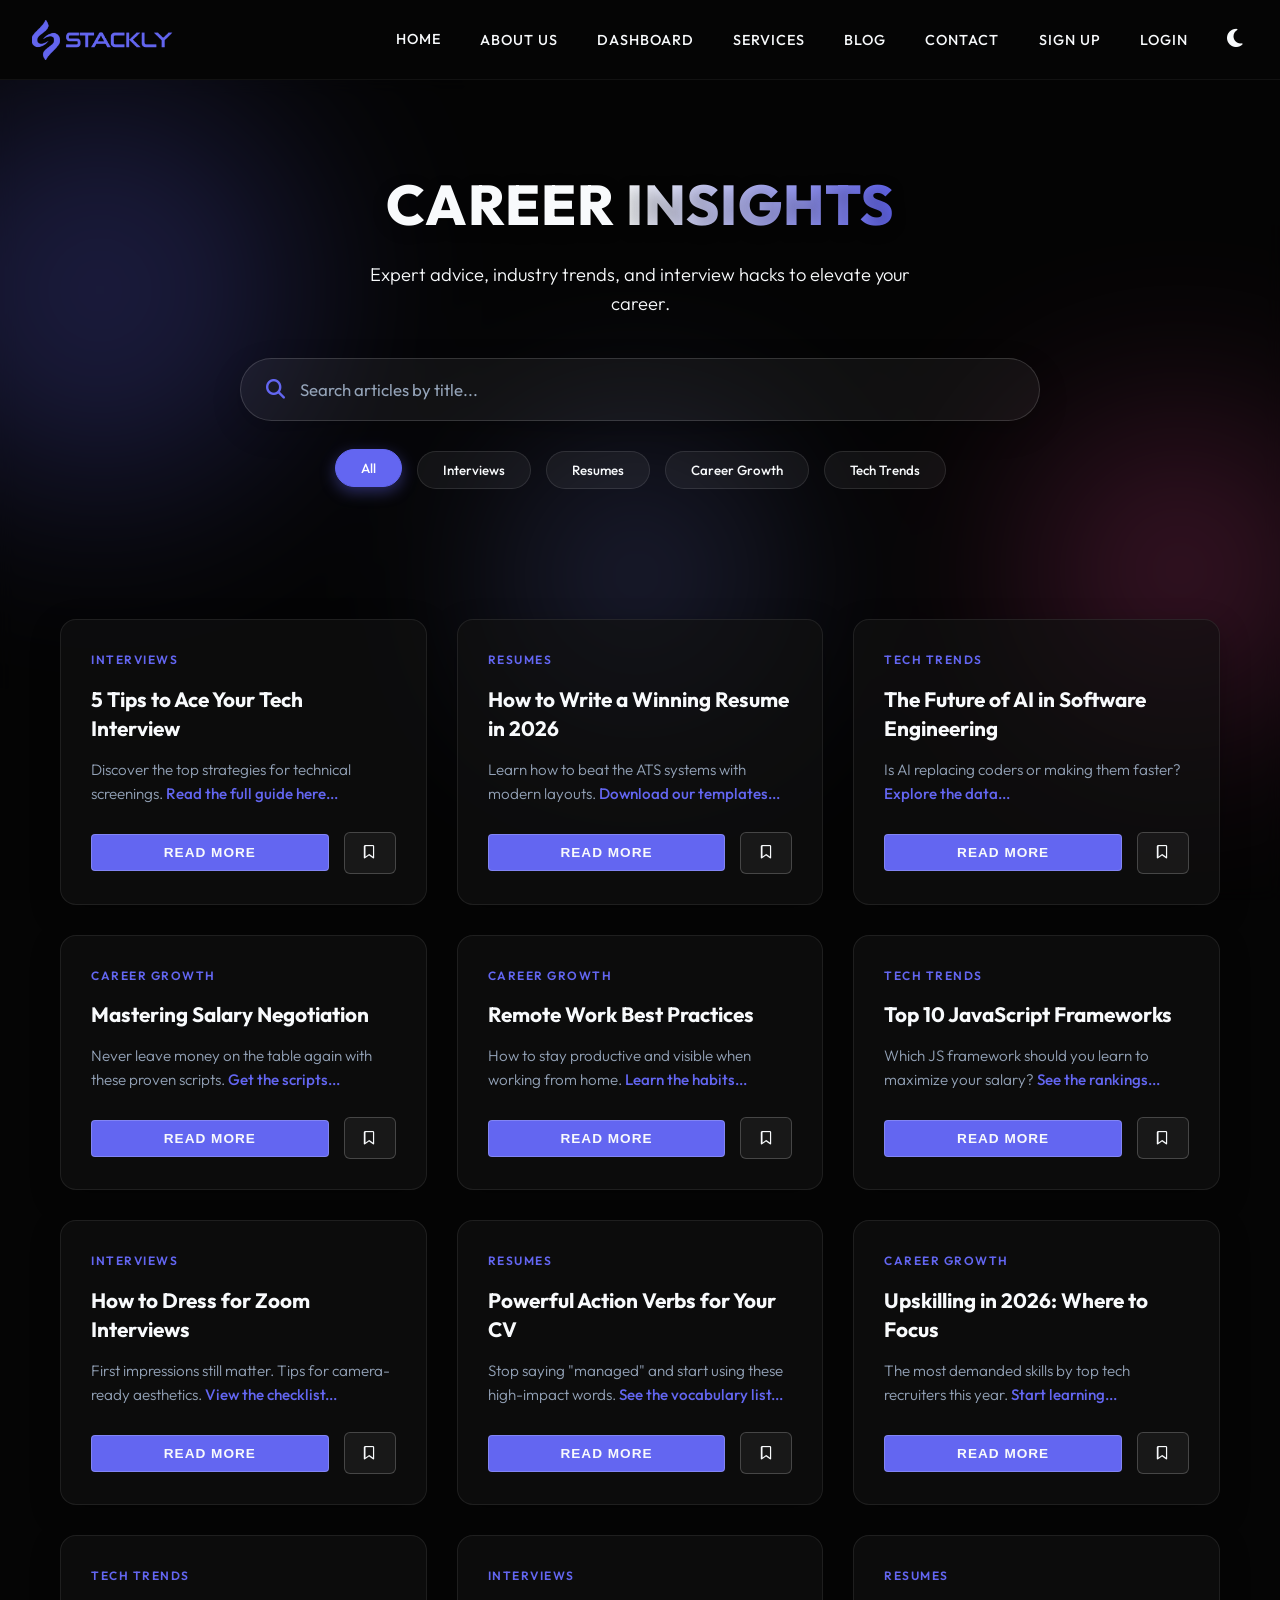
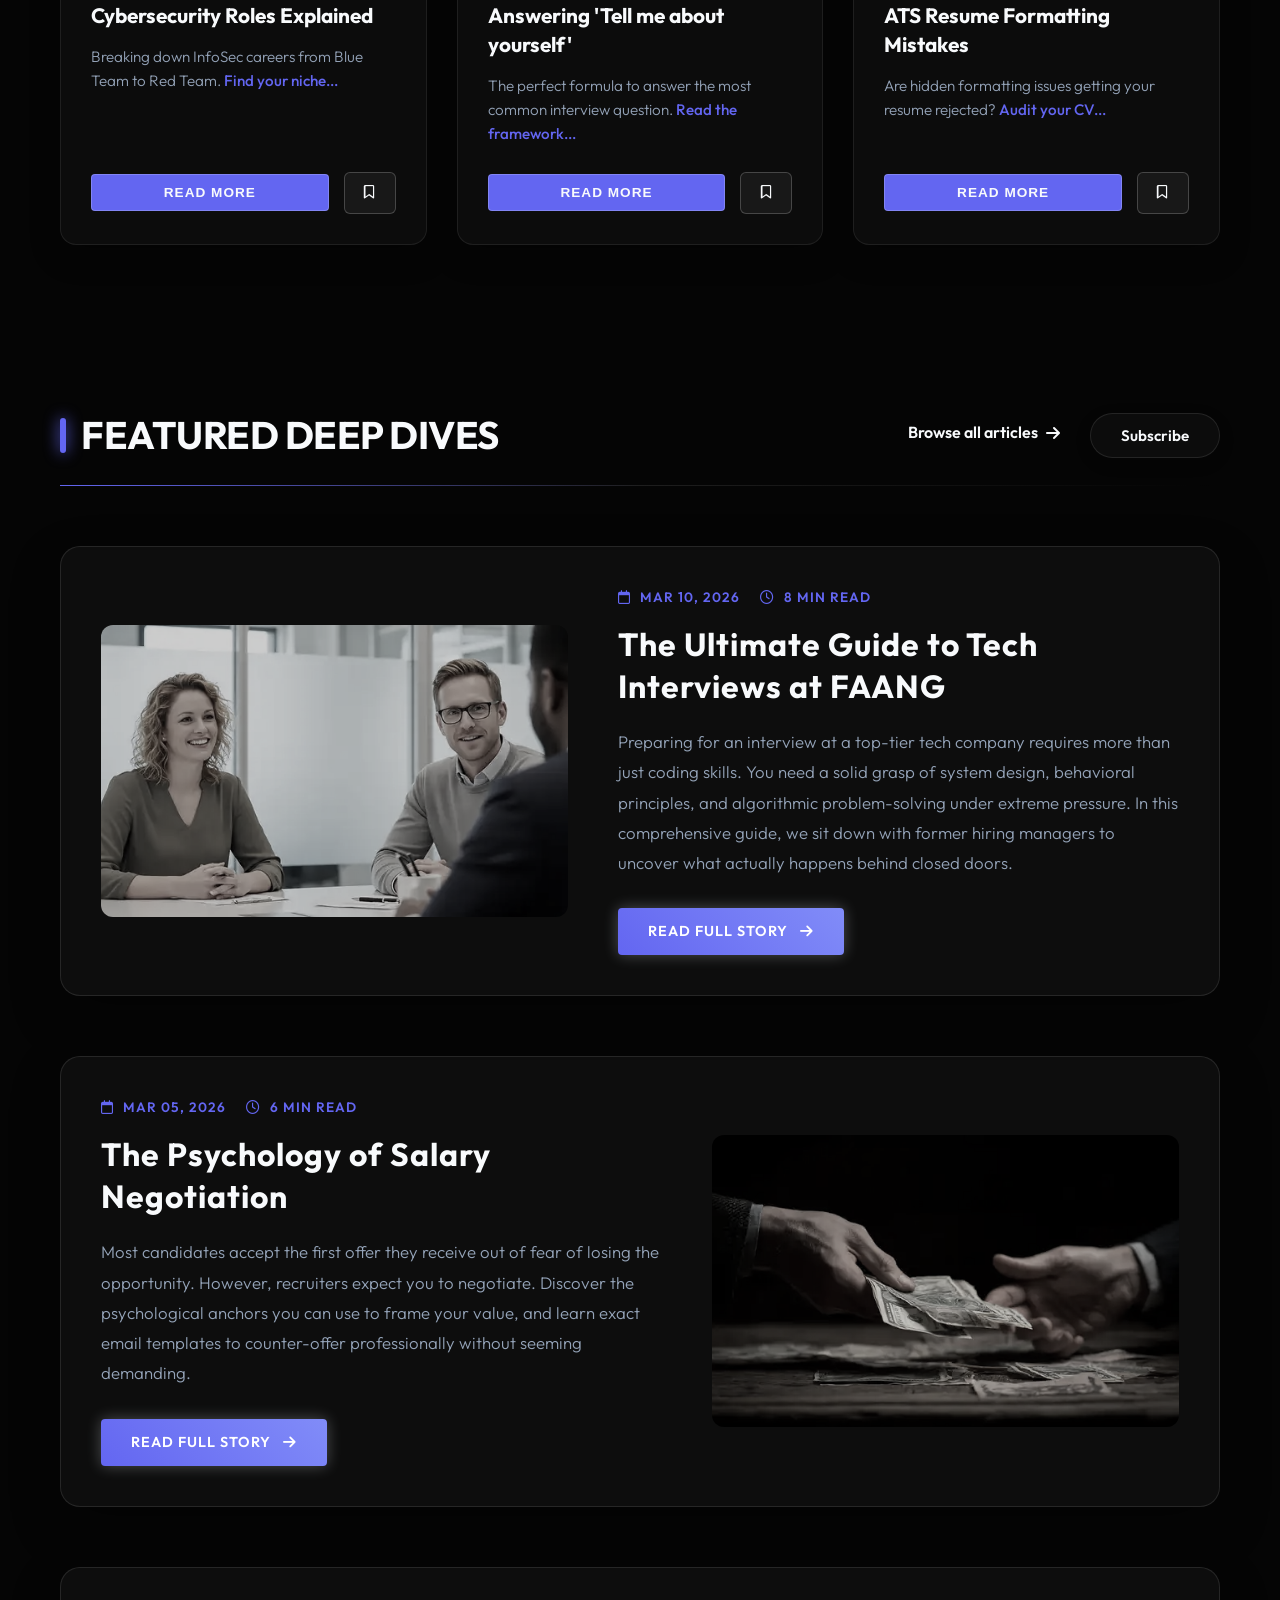
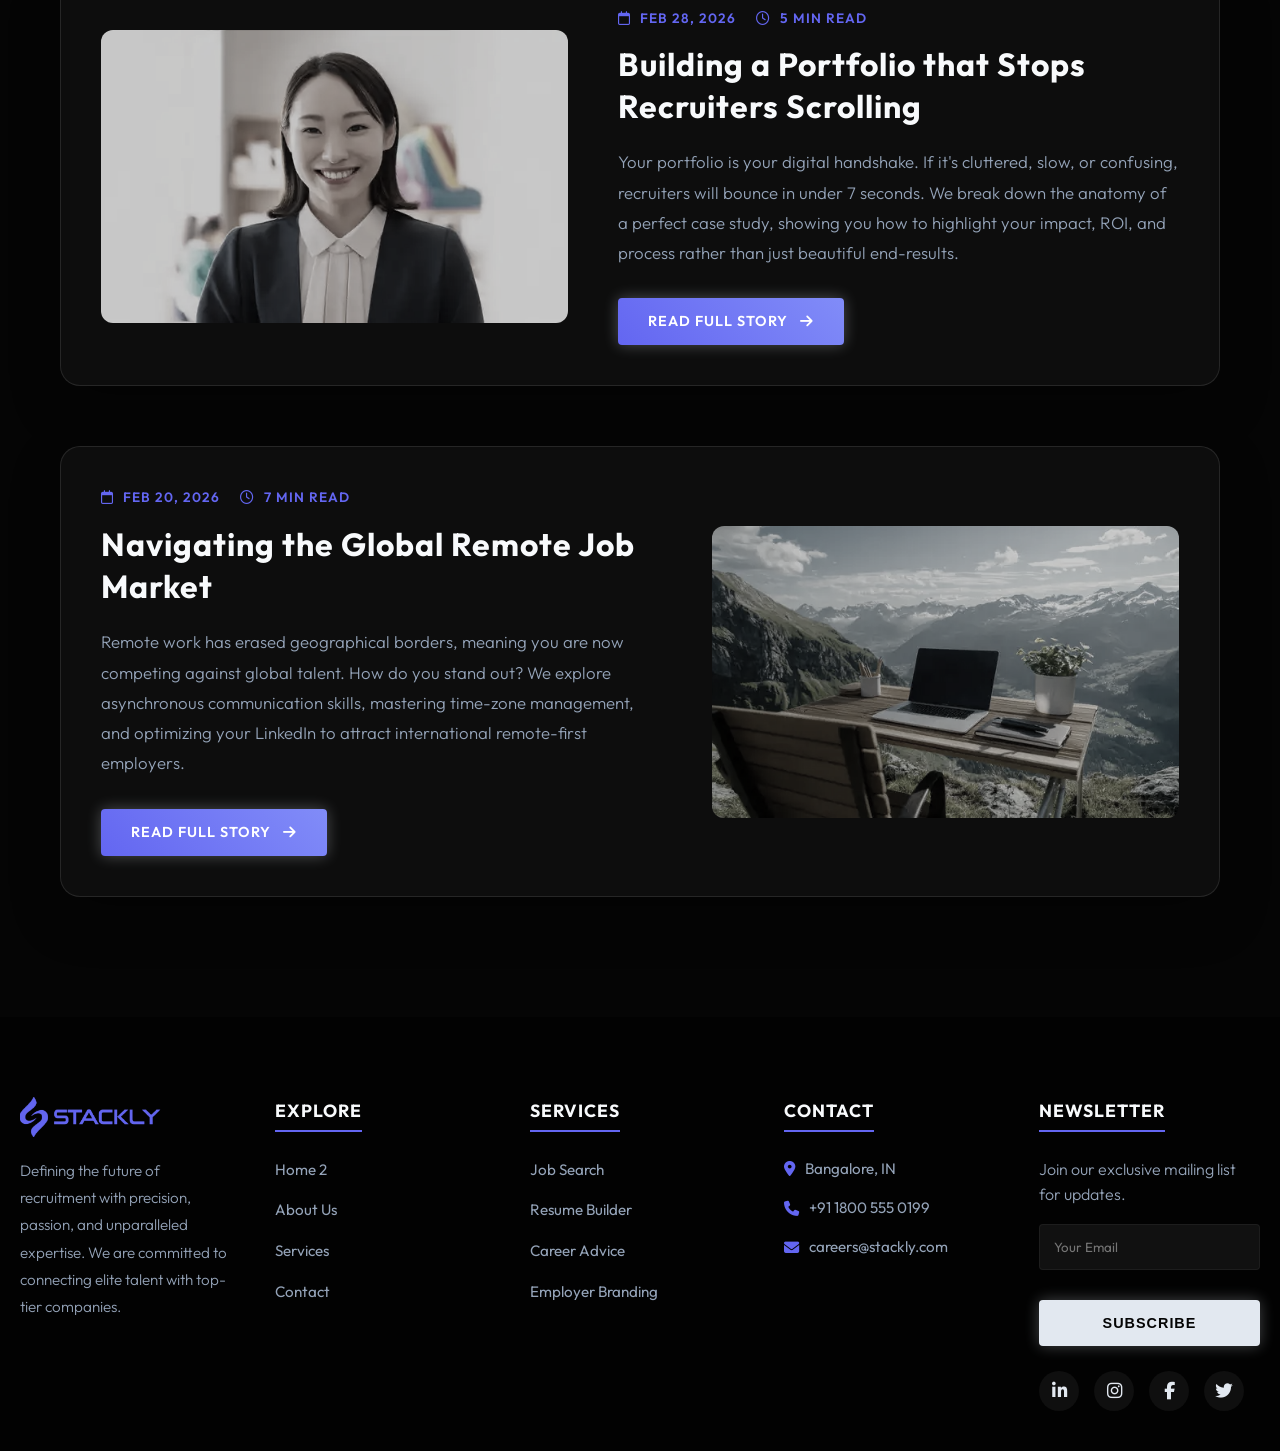
<file: pages/blog.html>
<!DOCTYPE html>
<html lang="en">

<head>
    <meta charset="UTF-8">
    <meta name="viewport" content="width=device-width, initial-scale=1.0">
    <title>Stackly | Career Blog & Insights</title>
    <link rel="icon" type="image/webp" href="../assets/Home1/Header/logo.webp">
    <link rel="stylesheet" href="../css/style.css">
    <link rel="stylesheet" href="../css/blog.css">
    <link rel="preconnect" href="https://fonts.googleapis.com">
    <link rel="preconnect" href="https://fonts.gstatic.com" crossorigin>
    <link href="https://fonts.googleapis.com/css2?family=Outfit:wght@300;400;500;600;700;800&display=swap"
        rel="stylesheet">
    <link rel="stylesheet" href="https://cdnjs.cloudflare.com/ajax/libs/font-awesome/6.4.0/css/all.min.css">
</head>

<body>
    <script>
        if (localStorage.getItem('stackly-theme') === 'light') {
            document.body.classList.add('light-theme');
        }
    </script>

    <div id="page-loader">
        <div class="loader-content">
            <img src="../assets/Home1/Header/logo.webp" alt="Stackly Logo" class="loader-img">
            <p>Loading Insights...</p>
        </div>
    </div>

    <div class="page-bg">
        <video src="../assets/Blog/blogBg.mp4" autoplay muted loop playsinline></video>
        <div class="overlay-gradient"></div>
        <!-- Context Animations (Floating Orbs) -->
        <div class="context-orb orb-1"></div>
        <div class="context-orb orb-2"></div>
        <div class="context-orb orb-3"></div>
    </div>

    <header class="headerWrap" id="main-header">
        <div class="imgWrap">
            <a href="index.html">
                <img src="../assets/Home1/Header/logo.webp" alt="Stackly Logo" class="site-logo">
            </a>
        </div>

        <div class="hamburger" id="hamburger-btn">
            <i class="fa-solid fa-bars"></i>
        </div>

        <nav class="linksWrap" id="nav-links">
            <div class="topCloseBtn" id="close-btn">
                <i class="fa-solid fa-times"></i>
            </div>
            <ul>
                <li class="dropdown" id="home-dropdown">
                    <div class="dropdownHeader">
                        <a href="javascript:void(0)" class="homePageLink" id="home-nav-link">Home</a>
                        <button class="dropdownToggle" aria-label="Toggle dropdown" id="dropdown-toggle-btn">
                            <i class="fa-solid fa-chevron-down"></i>
                        </button>
                    </div>
                    <ul class="dropdownMenu" id="dropdown-menu">
                        <li><a href="../index.html">Home 1</a></li>
                        <li><a href="./home2.html">Home 2</a></li>
                    </ul>
                </li>
                <li><a href="./about.html">About Us</a></li>
                <li><a href="./dashboard.html">DashBoard</a></li>
                <li><a href="./services.html">Services</a></li>
                <li><a href="./blog.html">Blog</a></li>
                <li><a href="./contact.html">Contact</a></li>
                <li><a href="./signup.html">Sign Up</a></li>
                <li><a href="./login.html">Login</a></li>
                <li class="theme-toggle-li">
                    <button id="theme-toggle-btn" aria-label="Toggle Theme">
                        <i class="fa-solid fa-sun" id="theme-icon"></i>
                    </button>
                </li>
            </ul>
        </nav>

        <div class="menuOverlay" id="menu-overlay"></div>
    </header>

    <main class="blog-main">

        <section class="blog-controls-section fade-in">
            <div class="container center-aligned content-relative">
                <div class="blog-heading">
                    <h1 class="page-title">Career <span class="text-gradient">Insights</span></h1>
                    <p>Expert advice, industry trends, and interview hacks to elevate your career.</p>
                </div>

                <div class="search-filter-wrapper">
                    <div class="search-bar">
                        <i class="fa-solid fa-magnifying-glass"></i>
                        <input type="text" id="blog-search" placeholder="Search articles by title...">
                    </div>

                    <div class="category-filters">
                        <button class="filter-btn active" data-filter="all">All</button>
                        <button class="filter-btn" data-filter="interviews">Interviews</button>
                        <button class="filter-btn" data-filter="resume">Resumes</button>
                        <button class="filter-btn" data-filter="career">Career Growth</button>
                        <button class="filter-btn" data-filter="tech">Tech Trends</button>
                    </div>
                </div>
            </div>
        </section>

        <section class="blog-grid-section fade-in-up">
            <div class="container content-relative">
                <div class="articles-grid" id="articles-container">

                    <div class="blog-card" data-category="interviews" data-title="5 Tips to Ace Your Tech Interview">
                        <div class="card-category">Interviews</div>
                        <h1 class="card-title">5 Tips to Ace Your Tech Interview</h1>
                        <p class="card-excerpt">Discover the top strategies for technical screenings. <a
                                href="error.html" class="inline-link">Read the full guide here...</a></p>
                        <div class="card-actions">
                            <button onclick="window.location.href='error.html'" class="btn btn-outline btn-sm">Read
                                More</button>
                            <button onclick="window.location.href='error.html'" class="btn btn-icon btn-sm"
                                aria-label="Bookmark"><i class="fa-regular fa-bookmark"></i></button>
                        </div>
                    </div>

                    <div class="blog-card" data-category="resume" data-title="How to Write a Winning Resume in 2026">
                        <div class="card-category">Resumes</div>
                        <h1 class="card-title">How to Write a Winning Resume in 2026</h1>
                        <p class="card-excerpt">Learn how to beat the ATS systems with modern layouts. <a
                                href="error.html" class="inline-link">Download our templates...</a></p>
                        <div class="card-actions">
                            <button onclick="window.location.href='error.html'" class="btn btn-outline btn-sm">Read
                                More</button>
                            <button onclick="window.location.href='error.html'" class="btn btn-icon btn-sm"
                                aria-label="Bookmark"><i class="fa-regular fa-bookmark"></i></button>
                        </div>
                    </div>

                    <div class="blog-card" data-category="tech" data-title="The Future of AI in Software Engineering">
                        <div class="card-category">Tech Trends</div>
                        <h1 class="card-title">The Future of AI in Software Engineering</h1>
                        <p class="card-excerpt">Is AI replacing coders or making them faster? <a href="error.html"
                                class="inline-link">Explore the data...</a></p>
                        <div class="card-actions">
                            <button onclick="window.location.href='error.html'" class="btn btn-outline btn-sm">Read
                                More</button>
                            <button onclick="window.location.href='error.html'" class="btn btn-icon btn-sm"
                                aria-label="Bookmark"><i class="fa-regular fa-bookmark"></i></button>
                        </div>
                    </div>

                    <div class="blog-card" data-category="career" data-title="Mastering Salary Negotiation">
                        <div class="card-category">Career Growth</div>
                        <h1 class="card-title">Mastering Salary Negotiation</h1>
                        <p class="card-excerpt">Never leave money on the table again with these proven scripts. <a
                                href="error.html" class="inline-link">Get the scripts...</a></p>
                        <div class="card-actions">
                            <button onclick="window.location.href='error.html'" class="btn btn-outline btn-sm">Read
                                More</button>
                            <button onclick="window.location.href='error.html'" class="btn btn-icon btn-sm"
                                aria-label="Bookmark"><i class="fa-regular fa-bookmark"></i></button>
                        </div>
                    </div>

                    <div class="blog-card" data-category="career" data-title="Remote Work Best Practices">
                        <div class="card-category">Career Growth</div>
                        <h1 class="card-title">Remote Work Best Practices</h1>
                        <p class="card-excerpt">How to stay productive and visible when working from home. <a
                                href="error.html" class="inline-link">Learn the habits...</a></p>
                        <div class="card-actions">
                            <button onclick="window.location.href='error.html'" class="btn btn-outline btn-sm">Read
                                More</button>
                            <button onclick="window.location.href='error.html'" class="btn btn-icon btn-sm"
                                aria-label="Bookmark"><i class="fa-regular fa-bookmark"></i></button>
                        </div>
                    </div>

                    <div class="blog-card" data-category="tech" data-title="Top 10 JavaScript Frameworks">
                        <div class="card-category">Tech Trends</div>
                        <h1 class="card-title">Top 10 JavaScript Frameworks</h1>
                        <p class="card-excerpt">Which JS framework should you learn to maximize your salary? <a
                                href="error.html" class="inline-link">See the rankings...</a></p>
                        <div class="card-actions">
                            <button onclick="window.location.href='error.html'" class="btn btn-outline btn-sm">Read
                                More</button>
                            <button onclick="window.location.href='error.html'" class="btn btn-icon btn-sm"
                                aria-label="Bookmark"><i class="fa-regular fa-bookmark"></i></button>
                        </div>
                    </div>

                    <div class="blog-card" data-category="interviews" data-title="How to Dress for Zoom Interviews">
                        <div class="card-category">Interviews</div>
                        <h1 class="card-title">How to Dress for Zoom Interviews</h1>
                        <p class="card-excerpt">First impressions still matter. Tips for camera-ready aesthetics. <a
                                href="error.html" class="inline-link">View the checklist...</a></p>
                        <div class="card-actions">
                            <button onclick="window.location.href='error.html'" class="btn btn-outline btn-sm">Read
                                More</button>
                            <button onclick="window.location.href='error.html'" class="btn btn-icon btn-sm"
                                aria-label="Bookmark"><i class="fa-regular fa-bookmark"></i></button>
                        </div>
                    </div>

                    <div class="blog-card" data-category="resume" data-title="Powerful Action Verbs for Your CV">
                        <div class="card-category">Resumes</div>
                        <h1 class="card-title">Powerful Action Verbs for Your CV</h1>
                        <p class="card-excerpt">Stop saying "managed" and start using these high-impact words. <a
                                href="error.html" class="inline-link">See the vocabulary list...</a></p>
                        <div class="card-actions">
                            <button onclick="window.location.href='error.html'" class="btn btn-outline btn-sm">Read
                                More</button>
                            <button onclick="window.location.href='error.html'" class="btn btn-icon btn-sm"
                                aria-label="Bookmark"><i class="fa-regular fa-bookmark"></i></button>
                        </div>
                    </div>

                    <div class="blog-card" data-category="career" data-title="Upskilling in 2026: Where to Focus">
                        <div class="card-category">Career Growth</div>
                        <h1 class="card-title">Upskilling in 2026: Where to Focus</h1>
                        <p class="card-excerpt">The most demanded skills by top tech recruiters this year. <a
                                href="error.html" class="inline-link">Start learning...</a></p>
                        <div class="card-actions">
                            <button onclick="window.location.href='error.html'" class="btn btn-outline btn-sm">Read
                                More</button>
                            <button onclick="window.location.href='error.html'" class="btn btn-icon btn-sm"
                                aria-label="Bookmark"><i class="fa-regular fa-bookmark"></i></button>
                        </div>
                    </div>

                    <div class="blog-card" data-category="tech" data-title="Cybersecurity Roles Explained">
                        <div class="card-category">Tech Trends</div>
                        <h1 class="card-title">Cybersecurity Roles Explained</h1>
                        <p class="card-excerpt">Breaking down InfoSec careers from Blue Team to Red Team. <a
                                href="error.html" class="inline-link">Find your niche...</a></p>
                        <div class="card-actions">
                            <button onclick="window.location.href='error.html'" class="btn btn-outline btn-sm">Read
                                More</button>
                            <button onclick="window.location.href='error.html'" class="btn btn-icon btn-sm"
                                aria-label="Bookmark"><i class="fa-regular fa-bookmark"></i></button>
                        </div>
                    </div>

                    <div class="blog-card" data-category="interviews" data-title="Answering 'Tell me about yourself'">
                        <div class="card-category">Interviews</div>
                        <h1 class="card-title">Answering 'Tell me about yourself'</h1>
                        <p class="card-excerpt">The perfect formula to answer the most common interview question. <a
                                href="error.html" class="inline-link">Read the framework...</a></p>
                        <div class="card-actions">
                            <button onclick="window.location.href='error.html'" class="btn btn-outline btn-sm">Read
                                More</button>
                            <button onclick="window.location.href='error.html'" class="btn btn-icon btn-sm"
                                aria-label="Bookmark"><i class="fa-regular fa-bookmark"></i></button>
                        </div>
                    </div>

                    <div class="blog-card" data-category="resume" data-title="ATS Resume Formatting Mistakes">
                        <div class="card-category">Resumes</div>
                        <h1 class="card-title">ATS Resume Formatting Mistakes</h1>
                        <p class="card-excerpt">Are hidden formatting issues getting your resume rejected? <a
                                href="error.html" class="inline-link">Audit your CV...</a></p>
                        <div class="card-actions">
                            <button onclick="window.location.href='error.html'" class="btn btn-outline btn-sm">Read
                                More</button>
                            <button onclick="window.location.href='error.html'" class="btn btn-icon btn-sm"
                                aria-label="Bookmark"><i class="fa-regular fa-bookmark"></i></button>
                        </div>
                    </div>

                </div>

                <!-- No Matches Message -->
                <div id="no-matches-msg" class="no-matches-message" style="display: none;">
                    <i class="fa-solid fa-magnifying-glass"></i>
                    <h3>No Articles Found</h3>
                    <p>We couldn't find any deep dives matching your criteria. Try adjusting your search term or
                        category filter.</p>
                </div>
            </div>
        </section>

        <section class="detailed-posts-section fade-in">
            <div class="container content-relative">
                <div class="section-divider deep-dives-header">
                    <h2>Featured Deep Dives</h2>
                    <div class="header-actions fade-in-up">
                        <a href="error.html" class="gsap-link-text">Browse all articles <i
                                class="fa-solid fa-arrow-right"></i></a>
                        <button onclick="window.location.href='error.html'" class="btn-gsap">
                            <span class="gsap-text">Subscribe</span>
                            <span class="gsap-glow"></span>
                        </button>
                    </div>
                </div>

                <div class="detailed-posts-container">

                    <article class="detailed-post">
                        <div class="post-img-wrapper">
                            <img src="../assets/Blog/1.webp" alt="Interview Strategy" loading="lazy">
                        </div>
                        <div class="post-content">
                            <div class="post-meta">
                                <span><i class="fa-regular fa-calendar"></i> Mar 10, 2026</span>
                                <span><i class="fa-regular fa-clock"></i> 8 Min Read</span>
                            </div>
                            <h2>The Ultimate Guide to Tech Interviews at FAANG</h2>
                            <p>Preparing for an interview at a top-tier tech company requires more than just coding
                                skills. You need a solid grasp of system design, behavioral principles, and algorithmic
                                problem-solving under extreme pressure. In this comprehensive guide, we sit down with
                                former hiring managers to uncover what actually happens behind closed doors.</p>
                            <a href="error.html" class="btn btn-glow">Read Full Story <i
                                    class="fa-solid fa-arrow-right"></i></a>
                        </div>
                    </article>

                    <article class="detailed-post reverse">
                        <div class="post-img-wrapper">
                            <img src="../assets/Blog/2.webp" alt="Salary Negotiation" loading="lazy">
                        </div>
                        <div class="post-content">
                            <div class="post-meta">
                                <span><i class="fa-regular fa-calendar"></i> Mar 05, 2026</span>
                                <span><i class="fa-regular fa-clock"></i> 6 Min Read</span>
                            </div>
                            <h2>The Psychology of Salary Negotiation</h2>
                            <p>Most candidates accept the first offer they receive out of fear of losing the
                                opportunity. However, recruiters expect you to negotiate. Discover the psychological
                                anchors you can use to frame your value, and learn exact email templates to
                                counter-offer professionally without seeming demanding.</p>
                            <a href="error.html" class="btn btn-glow">Read Full Story <i
                                    class="fa-solid fa-arrow-right"></i></a>
                        </div>
                    </article>

                    <article class="detailed-post">
                        <div class="post-img-wrapper">
                            <img src="../assets/Blog/3.webp" alt="Design Portfolio" loading="lazy">
                        </div>
                        <div class="post-content">
                            <div class="post-meta">
                                <span><i class="fa-regular fa-calendar"></i> Feb 28, 2026</span>
                                <span><i class="fa-regular fa-clock"></i> 5 Min Read</span>
                            </div>
                            <h2>Building a Portfolio that Stops Recruiters Scrolling</h2>
                            <p>Your portfolio is your digital handshake. If it's cluttered, slow, or confusing,
                                recruiters will bounce in under 7 seconds. We break down the anatomy of a perfect case
                                study, showing you how to highlight your impact, ROI, and process rather than just
                                beautiful end-results.</p>
                            <a href="error.html" class="btn btn-glow">Read Full Story <i
                                    class="fa-solid fa-arrow-right"></i></a>
                        </div>
                    </article>

                    <article class="detailed-post reverse">
                        <div class="post-img-wrapper">
                            <img src="../assets/Blog/4.webp" alt="Remote Working" loading="lazy">
                        </div>
                        <div class="post-content">
                            <div class="post-meta">
                                <span><i class="fa-regular fa-calendar"></i> Feb 20, 2026</span>
                                <span><i class="fa-regular fa-clock"></i> 7 Min Read</span>
                            </div>
                            <h2>Navigating the Global Remote Job Market</h2>
                            <p>Remote work has erased geographical borders, meaning you are now competing against global
                                talent. How do you stand out? We explore asynchronous communication skills, mastering
                                time-zone management, and optimizing your LinkedIn to attract international remote-first
                                employers.</p>
                            <a href="error.html" class="btn btn-glow">Read Full Story <i
                                    class="fa-solid fa-arrow-right"></i></a>
                        </div>
                    </article>

                </div>
            </div>
        </section>

    </main>

    <footer>
        <div class="footerWrap container">
            <div class="box">
                <div class="logoContainer">
                    <div class="logo">
                        <img src="../assets/Home1/Header/logo.webp" alt="Stackly Logo" class="footer-logo site-logo">
                    </div>
                </div>
                <p class="footer-desc">
                    Defining the future of recruitment with precision, passion, and unparalleled expertise. We are
                    committed to connecting elite talent with top-tier companies.
                </p>
            </div>

            <div class="box">
                <h4>Explore</h4>
                <ul class="footer-links">
                    <li><a href="./home2.html">Home 2</a></li>
                    <li><a href="./about.html">About Us</a></li>
                    <li><a href="./services.html">Services</a></li>
                    <li><a href="./contact.html">Contact</a></li>
                </ul>
            </div>

            <div class="box">
                <h4>Services</h4>
                <ul class="footer-links">
                    <li><a href="./error.html">Job Search</a></li>
                    <li><a href="./error.html">Resume Builder</a></li>
                    <li><a href="./error.html">Career Advice</a></li>
                    <li><a href="./error.html">Employer Branding</a></li>
                </ul>
            </div>

            <div class="box">
                <h4>Contact</h4>
                <ul class="contactInfo">
                    <li><i class="fa-solid fa-location-dot"></i><span> Bangalore, IN</span></li>
                    <li><i class="fa-solid fa-phone"></i> +91 1800 555 0199</li>
                    <li><i class="fa-solid fa-envelope"></i> careers@stackly.com</li>
                </ul>
            </div>

            <div class="box">
                <h4>Newsletter</h4>
                <p>Join our exclusive mailing list for updates.</p>
                <form id="footer-newsletter-form" class="subscribe-form" novalidate>
                    <input type="email" id="footer-email" name="footer-email" placeholder="Your Email"
                        autocomplete="email">
                    <span id="newsletter-error"
                        style="color: var(--error-color); font-size: 0.8rem; display: block; margin-top: -5px; min-height: 15px;"></span>
                    <button type="submit" class="btn btn-glow full-width">Subscribe</button>
                </form>
                <div class="media">
                    <a href="./error.html" class="socialLink" aria-label="LinkedIn"><i
                            class="fa-brands fa-linkedin-in"></i></a>
                    <a href="./error.html" class="socialLink" aria-label="Instagram"><i
                            class="fa-brands fa-instagram"></i></a>
                    <a href="./error.html" class="socialLink" aria-label="Facebook"><i
                            class="fa-brands fa-facebook-f"></i></a>
                    <a href="./error.html" class="socialLink" aria-label="Twitter"><i
                            class="fa-brands fa-twitter"></i></a>
                </div>
            </div>
        </div>
    </footer>

    <button id="scrollTopBtn" aria-label="Scroll to top"><i class="fa-solid fa-arrow-up"></i></button>

    <script>
        // Base Page Logic (Loader, Transitions)
        window.addEventListener('load', () => {
            const loader = document.getElementById('page-loader');
            loader.style.opacity = '0';
            setTimeout(() => { loader.style.display = 'none'; }, 300);
        });

        window.addEventListener('pageshow', (event) => {
            if (event.persisted) {
                const loader = document.getElementById('page-loader');
                if (loader) {
                    loader.style.opacity = '0';
                    setTimeout(() => { loader.style.display = 'none'; }, 300);
                }
            }
        });

        document.querySelectorAll('a').forEach(link => {
            link.addEventListener('click', function (e) {
                const href = this.getAttribute('href');
                if (href && href !== '#' && !href.startsWith('javascript')) {
                    e.preventDefault();
                    const loader = document.getElementById('page-loader');
                    loader.style.display = 'flex';
                    setTimeout(() => { loader.style.opacity = '1'; }, 10);
                    setTimeout(() => { window.location.href = href; }, 400);
                }
            });
        });

        // Navigation Logic
        const hamburgerBtn = document.getElementById('hamburger-btn');
        const closeBtn = document.getElementById('close-btn');
        const navLinks = document.getElementById('nav-links');
        const menuOverlay = document.getElementById('menu-overlay');
        const dropdownToggleBtn = document.getElementById('dropdown-toggle-btn');
        const homeNavLink = document.getElementById('home-nav-link');
        const dropdownMenu = document.getElementById('dropdown-menu');
        const body = document.body;

        function openMenu() {
            navLinks.classList.add('showMenu');
            menuOverlay.style.display = 'block';
            body.classList.add('menu-open');
        }

        function closeMenu() {
            navLinks.classList.remove('showMenu');
            menuOverlay.style.display = 'none';
            body.classList.remove('menu-open');
            dropdownMenu.classList.remove('showDropdown');
        }

        hamburgerBtn.addEventListener('click', (e) => {
            e.stopPropagation();
            if (navLinks.classList.contains('showMenu')) { closeMenu(); }
            else { openMenu(); }
        });

        closeBtn.addEventListener('click', closeMenu);
        menuOverlay.addEventListener('click', closeMenu);

        document.addEventListener('click', (e) => {
            if (navLinks.classList.contains('showMenu') && !navLinks.contains(e.target) && e.target !== hamburgerBtn && !hamburgerBtn.contains(e.target)) {
                closeMenu();
            }
        });

        dropdownToggleBtn.addEventListener('click', (e) => {
            e.preventDefault();
            e.stopPropagation();
            dropdownMenu.classList.toggle('showDropdown');
        });

        homeNavLink.addEventListener('click', (e) => {
            if (window.innerWidth <= 768) {
                e.preventDefault();
                e.stopPropagation();
                dropdownMenu.classList.toggle('showDropdown');
            }
        });

        // Theme Toggle Logic
        const themeToggleBtn = document.getElementById('theme-toggle-btn');
        const themeIcon = document.getElementById('theme-icon');

        if (localStorage.getItem('stackly-theme') === 'light') {
            themeIcon.classList.remove('fa-moon');
            themeIcon.classList.add('fa-sun');
        } else {
            themeIcon.classList.remove('fa-sun');
            themeIcon.classList.add('fa-moon');
        }

        themeToggleBtn.addEventListener('click', () => {
            document.body.classList.toggle('light-theme');
            if (document.body.classList.contains('light-theme')) {
                themeIcon.classList.remove('fa-moon');
                themeIcon.classList.add('fa-sun');
                localStorage.setItem('stackly-theme', 'light');
            } else {
                themeIcon.classList.remove('fa-sun');
                themeIcon.classList.add('fa-moon');
                localStorage.setItem('stackly-theme', 'dark');
            }
        });

        // Header Scroll
        const header = document.getElementById('main-header');
        window.addEventListener('scroll', () => {
            if (window.scrollY > 50) { header.classList.add('sticky'); }
            else { header.classList.remove('sticky'); }
        });

        // Fade Animations
        const fadeElems = document.querySelectorAll('.fade-in, .fade-in-up');
        const fadeInObserver = new IntersectionObserver((entries, observer) => {
            entries.forEach(entry => {
                if (entry.isIntersecting) {
                    entry.target.classList.add('visible');
                    observer.unobserve(entry.target);
                }
            });
        }, { threshold: 0.1 });
        fadeElems.forEach(elem => fadeInObserver.observe(elem));

        // Form Validation (Footer)
        const footerForm = document.getElementById('footer-newsletter-form');
        const newsletterEmail = document.getElementById('footer-email');
        const newsletterError = document.getElementById('newsletter-error');

        const isValidEmail = (email) => {
            const re = /^(([^<>()[\]\\.,;:\s@"]+(\.[^<>()[\]\\.,;:\s@"]+)*)|(".+"))@((\[[0-9]{1,3}\.[0-9]{1,3}\.[0-9]{1,3}\.[0-9]{1,3}\])|(([a-zA-Z\-0-9]+\.)+[a-zA-Z]{2,}))$/;
            return re.test(String(email).toLowerCase());
        };

        footerForm.addEventListener('submit', (e) => {
            e.preventDefault();
            newsletterError.innerText = '';
            newsletterEmail.style.borderColor = '';

            if (newsletterEmail.value.trim() === '') {
                newsletterError.innerText = 'Email is required';
                newsletterEmail.style.borderColor = 'var(--error-color)';
            } else if (!isValidEmail(newsletterEmail.value.trim())) {
                newsletterError.innerText = 'Please enter a valid email address';
                newsletterEmail.style.borderColor = 'var(--error-color)';
            } else {
                alert("Successfully subscribed to the newsletter!");
                newsletterEmail.value = '';
            }
        });

        // Scroll to Top
        const scrollTopBtn = document.getElementById("scrollTopBtn");
        window.addEventListener("scroll", () => {
            if (window.scrollY > 300) { scrollTopBtn.classList.add("show"); }
            else { scrollTopBtn.classList.remove("show"); }
        });
        scrollTopBtn.addEventListener("click", () => {
            window.scrollTo({ top: 0, behavior: "smooth" });
        });

        // --- Blog Search & Filter Logic ---
        const searchInput = document.getElementById('blog-search');
        const filterBtns = document.querySelectorAll('.filter-btn');
        const articles = document.querySelectorAll('.blog-card');

        function filterArticles() {
            const searchTerm = searchInput.value.toLowerCase();
            const activeCategory = document.querySelector('.filter-btn.active').getAttribute('data-filter');
            let visibleCount = 0;

            articles.forEach(article => {
                const title = article.getAttribute('data-title').toLowerCase();
                const category = article.getAttribute('data-category');

                const matchesSearch = title.includes(searchTerm);
                const matchesCategory = activeCategory === 'all' || category === activeCategory;

                if (matchesSearch && matchesCategory) {
                    article.style.display = 'flex';
                    visibleCount++;
                    // Re-trigger animation nicely
                    article.style.animation = 'none';
                    article.offsetHeight; /* trigger reflow */
                    article.style.animation = null;
                } else {
                    article.style.display = 'none';
                }
            });

            const noMatchesMsg = document.getElementById('no-matches-msg');
            if (visibleCount === 0) {
                noMatchesMsg.style.display = 'flex';
            } else {
                noMatchesMsg.style.display = 'none';
            }
        }

        searchInput.addEventListener('input', filterArticles);

        filterBtns.forEach(btn => {
            btn.addEventListener('click', () => {
                filterBtns.forEach(b => b.classList.remove('active'));
                btn.classList.add('active');
                filterArticles();
            });
        });

    </script>
</body>

</html>
</file>
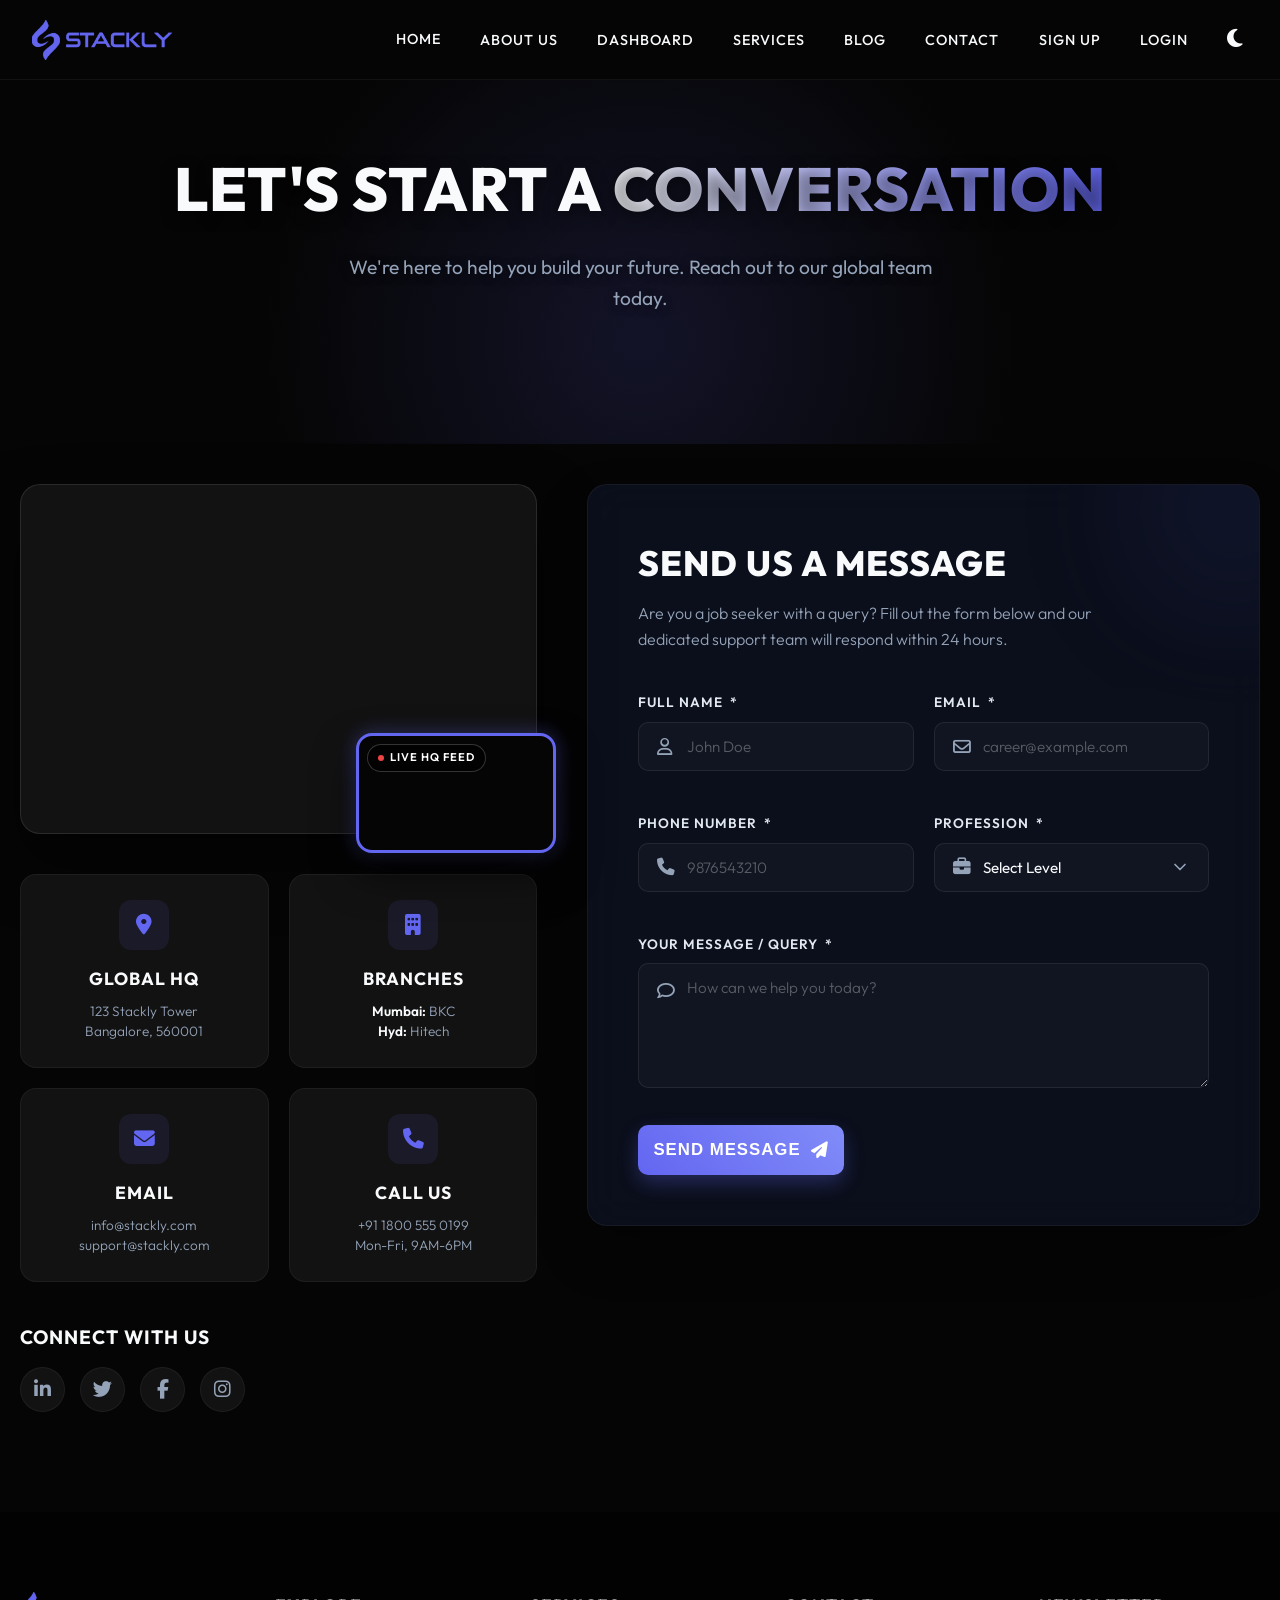
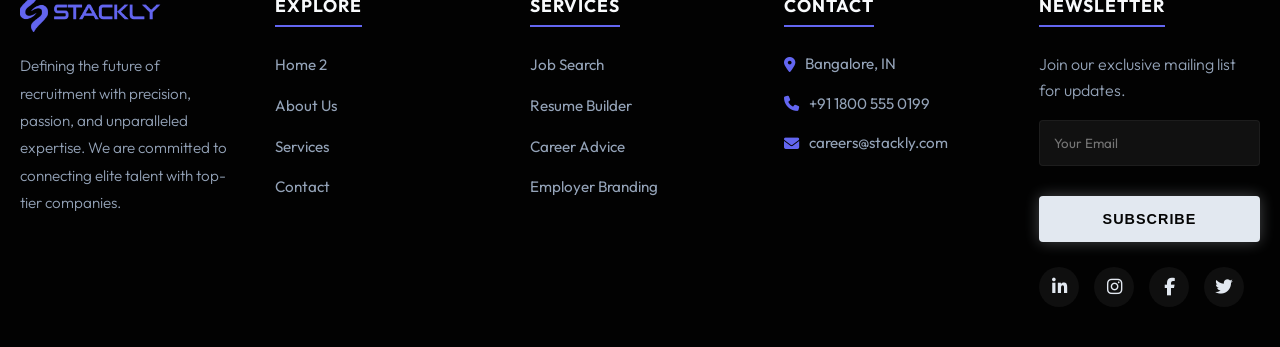
<file: pages/contact.html>
<!DOCTYPE html>
<html lang="en">

<head>
    <meta charset="UTF-8">
    <meta name="viewport" content="width=device-width, initial-scale=1.0">
    <title>Stackly | Contact Us</title>
    <link rel="icon" type="image/webp" href="../assets/Home1/Header/logo.webp">
    <link rel="stylesheet" href="../css/style.css">
    <link rel="stylesheet" href="../css/contact.css">
    <link rel="preconnect" href="https://fonts.googleapis.com">
    <link rel="preconnect" href="https://fonts.gstatic.com" crossorigin>
    <link href="https://fonts.googleapis.com/css2?family=Outfit:wght@300;400;500;600;700;800&display=swap"
        rel="stylesheet">
    <link rel="stylesheet" href="https://cdnjs.cloudflare.com/ajax/libs/font-awesome/6.4.0/css/all.min.css">
</head>

<body>
    <script>
        if (localStorage.getItem('stackly-theme') === 'light') {
            document.body.classList.add('light-theme');
        }
    </script>

    <div id="page-loader">
        <div class="loader-content">
            <img src="../assets/Home1/Header/logo.webp" alt="Stackly Logo" class="loader-img">
            <p>Loading Experience...</p>
        </div>
    </div>

    <header class="headerWrap" id="main-header">
        <div class="imgWrap">
            <a href="../index.html">
                <img src="../assets/Home1/Header/logo.webp" alt="Stackly Logo" class="site-logo">
            </a>
        </div>

        <div class="hamburger" id="hamburger-btn">
            <i class="fa-solid fa-bars"></i>
        </div>

        <nav class="linksWrap" id="nav-links">
            <div class="topCloseBtn" id="close-btn">
                <i class="fa-solid fa-times"></i>
            </div>
            <ul>
                <li class="dropdown" id="home-dropdown">
                    <div class="dropdownHeader">
                        <a href="javascript:void(0)" class="homePageLink" id="home-nav-link">Home</a>
                        <button class="dropdownToggle" aria-label="Toggle dropdown" id="dropdown-toggle-btn">
                            <i class="fa-solid fa-chevron-down"></i>
                        </button>
                    </div>
                    <ul class="dropdownMenu" id="dropdown-menu">
                        <li><a href="../index.html">Home 1</a></li>
                        <li><a href="home2.html">Home 2</a></li>
                    </ul>
                </li>
                <li><a href="about.html">About Us</a></li>
                <li><a href="dashboard.html">DashBoard</a></li>
                <li><a href="services.html">Services</a></li>
                <li><a href="blog.html">Blog</a></li>
                <li><a href="contact.html">Contact</a></li>
                <li><a href="signup.html">Sign Up</a></li>
                <li><a href="login.html">Login</a></li>
                <li class="theme-toggle-li">
                    <button id="theme-toggle-btn" aria-label="Toggle Theme">
                        <i class="fa-solid fa-sun" id="theme-icon"></i>
                    </button>
                </li>
            </ul>
        </nav>

        <div class="menuOverlay" id="menu-overlay"></div>
    </header>

    <main>

        <section class="contact-hero-section fade-in">
            <div class="hero-bg-glow"></div>
            <div class="container hero-content center-aligned">
                <div class="hero-text-block">
                    <h1>Let's Start a <span class="text-gradient">Conversation</span></h1>
                    <p>We're here to help you build your future. Reach out to our global team today.</p>
                </div>
            </div>
        </section>

        <section class="contact-main-section fade-in">
            <div class="container">
                <div class="contact-split-layout">

                    <!-- Left Sidebar (Map & Info) -->
                    <div class="contact-sidebar">
                        <div class="map-showcase-wrapper fade-in-up">
                            <div class="map-container">
                                <iframe
                                    src="https://www.google.com/maps/embed?pb=!1m18!1m12!1m3!1d3907.1616097152896!2d78.1739798!3d11.682956599999999!2m3!1f0!2f0!3f0!3m2!1i1024!2i768!4f13.1!3m3!1m2!1s0x3babefef7fd970bb%3A0xe11aef1a71994f9!2sStackly!5e0!3m2!1sen!2sin!4v1772734694648!5m2!1sen!2sin"
                                    width="100%" height="100%" style="border:0;" allowfullscreen="" loading="lazy"
                                    referrerpolicy="no-referrer-when-downgrade" title="Stackly Location Map"></iframe>
                            </div>

                            <div class="video-thumbnail">
                                <video src="../assets/Contact/cntVid.mp4" autoplay muted loop playsinline></video>
                                <div class="vid-overlay">
                                    <div class="live-indicator"></div>
                                    <span>Live HQ Feed</span>
                                </div>
                            </div>
                        </div>

                        <div class="info-grid sidebar-grid fade-in-up" style="animation-delay: 0.1s;">
                            <div class="info-card">
                                <div class="card-glow-bg"></div>
                                <div class="icon-wrapper"><i class="fa-solid fa-location-dot"></i></div>
                                <h3>Global HQ</h3>
                                <p>123 Stackly Tower<br>Bangalore, 560001</p>
                            </div>

                            <div class="info-card">
                                <div class="card-glow-bg"></div>
                                <div class="icon-wrapper"><i class="fa-solid fa-building"></i></div>
                                <h3>Branches</h3>
                                <p><strong>Mumbai:</strong> BKC<br><strong>Hyd:</strong> Hitech</p>
                            </div>

                            <div class="info-card">
                                <div class="card-glow-bg"></div>
                                <div class="icon-wrapper"><i class="fa-solid fa-envelope"></i></div>
                                <h3>Email</h3>
                                <p>info@stackly.com<br>support@stackly.com</p>
                            </div>

                            <div class="info-card">
                                <div class="card-glow-bg"></div>
                                <div class="icon-wrapper"><i class="fa-solid fa-phone"></i></div>
                                <h3>Call Us</h3>
                                <p>+91 1800 555 0199<br>Mon-Fri, 9AM-6PM</p>
                            </div>
                        </div>

                        <div class="social-connect sidebar-social fade-in-up" style="animation-delay: 0.2s;">
                            <h3>Connect With Us</h3>
                            <div class="social-links-lg">
                                <a href="error.html" aria-label="LinkedIn"><i class="fa-brands fa-linkedin-in"></i></a>
                                <a href="error.html" aria-label="Twitter"><i class="fa-brands fa-twitter"></i></a>
                                <a href="error.html" aria-label="Facebook"><i class="fa-brands fa-facebook-f"></i></a>
                                <a href="error.html" aria-label="Instagram"><i class="fa-brands fa-instagram"></i></a>
                            </div>
                        </div>
                    </div>

                    <!-- Right Main Content (Form) -->
                    <div class="contact-form-area fade-in-up" style="animation-delay: 0.3s;">
                        <div class="form-wrapper glass-panel">
                            <div class="form-header left-aligned">
                                <h2>Send Us a Message</h2>
                                <p>Are you a job seeker with a query? Fill out the form below and our dedicated support
                                    team will respond within 24 hours.</p>
                            </div>

                            <form id="contact-query-form" novalidate>
                                <div class="form-row">
                                    <div class="form-group half-width">
                                        <label for="contact-name">Full Name <span class="required">*</span></label>
                                        <div class="input-wrapper">
                                            <i class="fa-regular fa-user input-icon"></i>
                                            <input type="text" id="contact-name" name="contact-name"
                                                placeholder="John Doe">
                                        </div>
                                        <span class="error-msg" id="contact-name-error"></span>
                                    </div>

                                    <div class="form-group half-width">
                                        <label for="contact-email">Email <span class="required">*</span></label>
                                        <div class="input-wrapper">
                                            <i class="fa-regular fa-envelope input-icon"></i>
                                            <input type="email" id="contact-email" name="contact-email"
                                                placeholder="career@example.com">
                                        </div>
                                        <span class="error-msg" id="contact-email-error"></span>
                                    </div>
                                </div>

                                <div class="form-row">
                                    <div class="form-group half-width">
                                        <label for="contact-phone">Phone Number <span class="required">*</span></label>
                                        <div class="input-wrapper">
                                            <i class="fa-solid fa-phone input-icon"></i>
                                            <input type="tel" id="contact-phone" name="contact-phone"
                                                placeholder="9876543210" maxlength="10">
                                        </div>
                                        <span class="error-msg" id="contact-phone-error"></span>
                                    </div>

                                    <div class="form-group half-width">
                                        <label for="contact-profession">Profession <span
                                                class="required">*</span></label>
                                        <div class="input-wrapper group-creative">
                                            <i class="fa-solid fa-briefcase input-icon"></i>
                                            <select id="contact-profession" name="contact-profession"
                                                class="custom-select">
                                                <option value="" disabled selected>Select Level</option>
                                                <option value="fresher">Fresher</option>
                                                <option value="experienced">Experienced Pro</option>
                                                <option value="student">Student / Intern</option>
                                                <option value="employer">Employer / Recruiter</option>
                                            </select>
                                        </div>
                                        <span class="error-msg" id="contact-profession-error"></span>
                                    </div>
                                </div>

                                <div class="form-group">
                                    <label for="contact-message">Your Message / Query <span
                                            class="required">*</span></label>
                                    <div class="input-wrapper textarea-wrapper group-creative">
                                        <i class="fa-regular fa-comment input-icon"></i>
                                        <textarea id="contact-message" name="contact-message" rows="5"
                                            placeholder="How can we help you today?"></textarea>
                                    </div>
                                    <span class="error-msg" id="contact-message-error"></span>
                                </div>

                                <button type="submit" class="btn btn-glow submit-btn btn-creative">
                                    <span>Send Message</span>
                                    <i class="fa-solid fa-paper-plane"></i>
                                </button>
                            </form>
                        </div>
                    </div>

                </div>
            </div>
        </section>

    </main>

    <footer>
        <div class="footerWrap container">
            <div class="box">
                <div class="logoContainer">
                    <div class="logo">
                        <img src="../assets/Home1/Header/logo.webp" alt="Stackly Logo" class="footer-logo site-logo">
                    </div>
                </div>
                <p class="footer-desc">
                    Defining the future of recruitment with precision, passion, and unparalleled expertise. We are
                    committed to connecting elite talent with top-tier companies.
                </p>
            </div>

            <div class="box">
                <h4>Explore</h4>
                <ul class="footer-links">
                    <li><a href="home2.html">Home 2</a></li>
                    <li><a href="about.html">About Us</a></li>
                    <li><a href="services.html">Services</a></li>
                    <li><a href="contact.html">Contact</a></li>
                </ul>
            </div>

            <div class="box">
                <h4>Services</h4>
                <ul class="footer-links">
                    <li><a href="error.html">Job Search</a></li>
                    <li><a href="error.html">Resume Builder</a></li>
                    <li><a href="error.html">Career Advice</a></li>
                    <li><a href="error.html">Employer Branding</a></li>
                </ul>
            </div>

            <div class="box">
                <h4>Contact</h4>
                <ul class="contactInfo">
                    <li><i class="fa-solid fa-location-dot"></i><span> Bangalore, IN</span></li>
                    <li><i class="fa-solid fa-phone"></i> +91 1800 555 0199</li>
                    <li><i class="fa-solid fa-envelope"></i> careers@stackly.com</li>
                </ul>
            </div>

            <div class="box">
                <h4>Newsletter</h4>
                <p>Join our exclusive mailing list for updates.</p>
                <form id="footer-newsletter-form" class="subscribe-form" novalidate>
                    <input type="email" id="footer-email" name="footer-email" placeholder="Your Email"
                        autocomplete="email">
                    <span id="newsletter-error"
                        style="color: var(--error-color); font-size: 0.8rem; display: block; margin-top: -5px; min-height: 15px;"></span>
                    <button type="submit" class="btn btn-glow full-width">Subscribe</button>
                </form>
                <div class="media">
                    <a href="error.html" class="socialLink" aria-label="LinkedIn"><i
                            class="fa-brands fa-linkedin-in"></i></a>
                    <a href="error.html" class="socialLink" aria-label="Instagram"><i
                            class="fa-brands fa-instagram"></i></a>
                    <a href="error.html" class="socialLink" aria-label="Facebook"><i
                            class="fa-brands fa-facebook-f"></i></a>
                    <a href="error.html" class="socialLink" aria-label="Twitter"><i
                            class="fa-brands fa-twitter"></i></a>
                </div>
            </div>
        </div>
    </footer>

    <button id="scrollTopBtn" aria-label="Scroll to top"><i class="fa-solid fa-arrow-up"></i></button>

    <script>
        window.addEventListener('load', () => {
            const loader = document.getElementById('page-loader');
            loader.style.opacity = '0';
            setTimeout(() => { loader.style.display = 'none'; }, 300);
        });

        window.addEventListener('pageshow', (event) => {
            if (event.persisted) {
                const loader = document.getElementById('page-loader');
                if (loader) {
                    loader.style.opacity = '0';
                    setTimeout(() => { loader.style.display = 'none'; }, 300);
                }
            }
        });

        document.querySelectorAll('a').forEach(link => {
            link.addEventListener('click', function (e) {
                const href = this.getAttribute('href');
                if (href && href !== '#' && !href.startsWith('javascript')) {
                    e.preventDefault();
                    const loader = document.getElementById('page-loader');
                    loader.style.display = 'flex';
                    setTimeout(() => { loader.style.opacity = '1'; }, 10);
                    setTimeout(() => { window.location.href = href; }, 400);
                }
            });
        });

        const hamburgerBtn = document.getElementById('hamburger-btn');
        const closeBtn = document.getElementById('close-btn');
        const navLinks = document.getElementById('nav-links');
        const menuOverlay = document.getElementById('menu-overlay');
        const dropdownToggleBtn = document.getElementById('dropdown-toggle-btn');
        const homeNavLink = document.getElementById('home-nav-link');
        const dropdownMenu = document.getElementById('dropdown-menu');
        const body = document.body;

        function openMenu() {
            navLinks.classList.add('showMenu');
            menuOverlay.style.display = 'block';
            body.classList.add('menu-open');
        }

        function closeMenu() {
            navLinks.classList.remove('showMenu');
            menuOverlay.style.display = 'none';
            body.classList.remove('menu-open');
            dropdownMenu.classList.remove('showDropdown');
        }

        hamburgerBtn.addEventListener('click', (e) => {
            e.stopPropagation();
            if (navLinks.classList.contains('showMenu')) { closeMenu(); }
            else { openMenu(); }
        });

        closeBtn.addEventListener('click', closeMenu);
        menuOverlay.addEventListener('click', closeMenu);

        document.addEventListener('click', (e) => {
            if (navLinks.classList.contains('showMenu') && !navLinks.contains(e.target) && e.target !== hamburgerBtn && !hamburgerBtn.contains(e.target)) {
                closeMenu();
            }
        });

        dropdownToggleBtn.addEventListener('click', (e) => {
            e.preventDefault();
            e.stopPropagation();
            dropdownMenu.classList.toggle('showDropdown');
        });

        homeNavLink.addEventListener('click', (e) => {
            if (window.innerWidth <= 768) {
                e.preventDefault();
                e.stopPropagation();
                dropdownMenu.classList.toggle('showDropdown');
            }
        });

        const themeToggleBtn = document.getElementById('theme-toggle-btn');
        const themeIcon = document.getElementById('theme-icon');

        if (localStorage.getItem('stackly-theme') === 'light') {
            themeIcon.classList.remove('fa-moon');
            themeIcon.classList.add('fa-sun');
        } else {
            themeIcon.classList.remove('fa-sun');
            themeIcon.classList.add('fa-moon');
        }

        themeToggleBtn.addEventListener('click', () => {
            document.body.classList.toggle('light-theme');
            if (document.body.classList.contains('light-theme')) {
                themeIcon.classList.remove('fa-moon');
                themeIcon.classList.add('fa-sun');
                localStorage.setItem('stackly-theme', 'light');
            } else {
                themeIcon.classList.remove('fa-sun');
                themeIcon.classList.add('fa-moon');
                localStorage.setItem('stackly-theme', 'dark');
            }
        });

        const header = document.getElementById('main-header');
        window.addEventListener('scroll', () => {
            if (window.scrollY > 50) { header.classList.add('sticky'); }
            else { header.classList.remove('sticky'); }
        });

        const fadeElems = document.querySelectorAll('section.fade-in');
        const fadeInObserver = new IntersectionObserver((entries, observer) => {
            entries.forEach(entry => {
                if (entry.isIntersecting) {
                    entry.target.classList.add('visible');
                    observer.unobserve(entry.target);
                }
            });
        }, { threshold: 0.1 });
        fadeElems.forEach(elem => fadeInObserver.observe(elem));

        const contactForm = document.getElementById('contact-query-form');
        const contactName = document.getElementById('contact-name');
        const contactEmail = document.getElementById('contact-email');
        const contactPhone = document.getElementById('contact-phone');
        const contactProfession = document.getElementById('contact-profession');
        const contactMessage = document.getElementById('contact-message');

        const contactNameError = document.getElementById('contact-name-error');
        const contactEmailError = document.getElementById('contact-email-error');
        const contactPhoneError = document.getElementById('contact-phone-error');
        const contactProfessionError = document.getElementById('contact-profession-error');
        const contactMessageError = document.getElementById('contact-message-error');

        if (contactName) {
            contactName.addEventListener('input', function (e) {
                this.value = this.value.replace(/[^a-zA-Z\s]/g, '');
            });
        }

        if (contactPhone) {
            contactPhone.addEventListener('input', function (e) {
                this.value = this.value.replace(/\D/g, '').substring(0, 10);
            });
        }

        const clearContactErrors = () => {
            if (contactNameError) contactNameError.innerText = '';
            if (contactEmailError) contactEmailError.innerText = '';
            if (contactPhoneError) contactPhoneError.innerText = '';
            if (contactProfessionError) contactProfessionError.innerText = '';
            if (contactMessageError) contactMessageError.innerText = '';
            document.querySelectorAll('.contact-form-section .input-wrapper').forEach(wrapper => {
                wrapper.classList.remove('error-border');
            });
        };

        const showContactError = (element, errorSpan, message) => {
            if (errorSpan) errorSpan.innerText = message;
            if (element) element.parentElement.classList.add('error-border');
        };

        if (contactForm) {
            contactForm.addEventListener('submit', (e) => {
                e.preventDefault();
                clearContactErrors();
                let isFormValid = true;

                if (contactName.value.trim() === '') {
                    showContactError(contactName, contactNameError, 'Full name is required');
                    isFormValid = false;
                }

                if (contactEmail.value.trim() === '') {
                    showContactError(contactEmail, contactEmailError, 'Email is required');
                    isFormValid = false;
                } else if (!isValidEmail(contactEmail.value.trim())) {
                    showContactError(contactEmail, contactEmailError, 'Please enter a valid email address');
                    isFormValid = false;
                }

                if (contactPhone.value === '') {
                    showContactError(contactPhone, contactPhoneError, 'Phone number is required');
                    isFormValid = false;
                } else if (contactPhone.value.length !== 10) {
                    showContactError(contactPhone, contactPhoneError, 'Phone number must be exactly 10 digits');
                    isFormValid = false;
                }

                if (contactProfession.value === '') {
                    showContactError(contactProfession, contactProfessionError, 'Profession is required');
                    isFormValid = false;
                }

                if (contactMessage.value.trim() === '') {
                    showContactError(contactMessage, contactMessageError, 'Message is required');
                    isFormValid = false;
                }

                if (isFormValid) {
                    const loader = document.getElementById('page-loader');
                    loader.style.display = 'flex';
                    setTimeout(() => { loader.style.opacity = '1'; }, 10);
                    setTimeout(() => { window.location.href = 'error.html'; }, 400);
                }
            });
        }

        const footerForm = document.getElementById('footer-newsletter-form');
        const newsletterEmail = document.getElementById('footer-email');
        const newsletterError = document.getElementById('newsletter-error');

        const isValidEmail = (email) => {
            const re = /^(([^<>()[\]\\.,;:\s@"]+(\.[^<>()[\]\\.,;:\s@"]+)*)|(".+"))@((\[[0-9]{1,3}\.[0-9]{1,3}\.[0-9]{1,3}\.[0-9]{1,3}\])|(([a-zA-Z\-0-9]+\.)+[a-zA-Z]{2,}))$/;
            return re.test(String(email).toLowerCase());
        };

        footerForm.addEventListener('submit', (e) => {
            e.preventDefault();
            newsletterError.innerText = '';
            newsletterEmail.style.borderColor = '';

            if (newsletterEmail.value.trim() === '') {
                newsletterError.innerText = 'Email is required';
                newsletterEmail.style.borderColor = 'var(--error-color)';
            } else if (!isValidEmail(newsletterEmail.value.trim())) {
                newsletterError.innerText = 'Please enter a valid email address';
                newsletterEmail.style.borderColor = 'var(--error-color)';
            } else {
                alert("Successfully subscribed to the newsletter!");
                newsletterEmail.value = '';
            }
        });

        const scrollTopBtn = document.getElementById("scrollTopBtn");
        window.addEventListener("scroll", () => {
            if (window.scrollY > 300) {
                scrollTopBtn.classList.add("show");
            } else {
                scrollTopBtn.classList.remove("show");
            }
        });
        scrollTopBtn.addEventListener("click", () => {
            window.scrollTo({ top: 0, behavior: "smooth" });
        });
    </script>
</body>

</html>
</file>
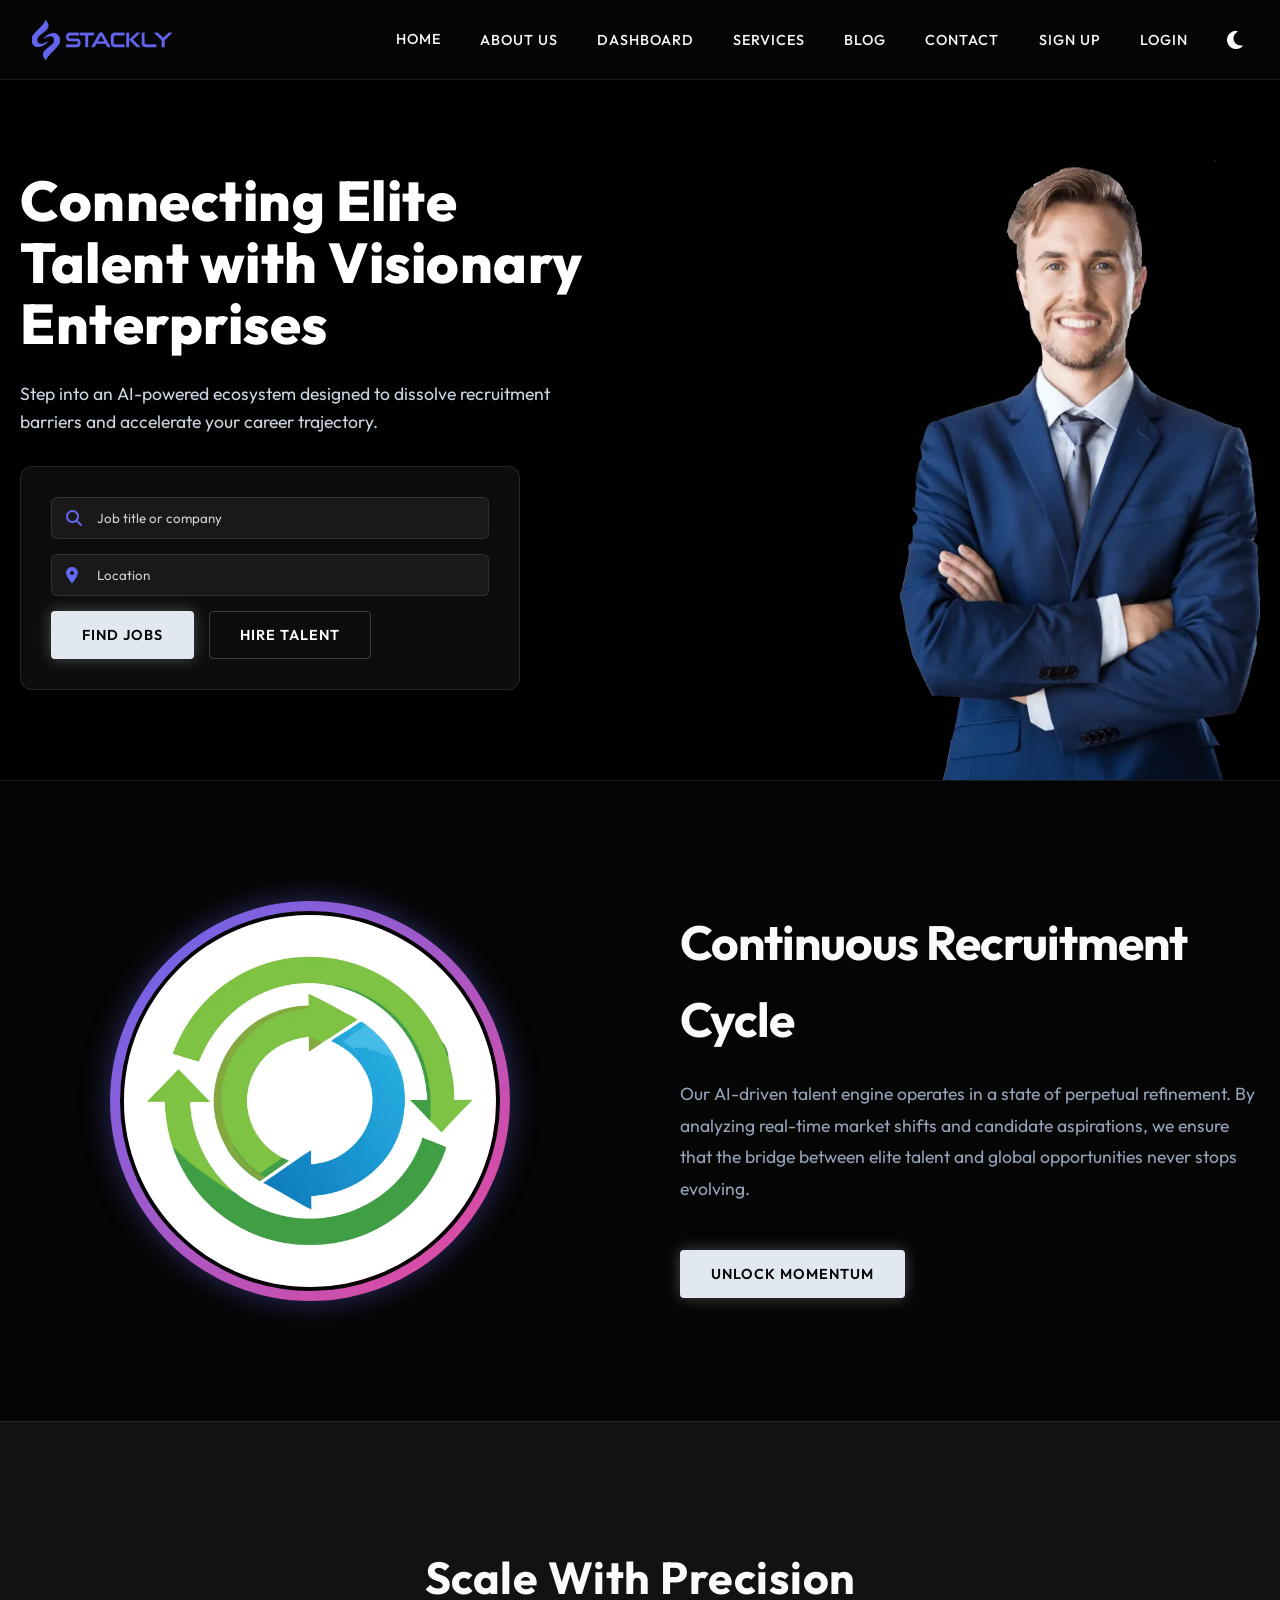
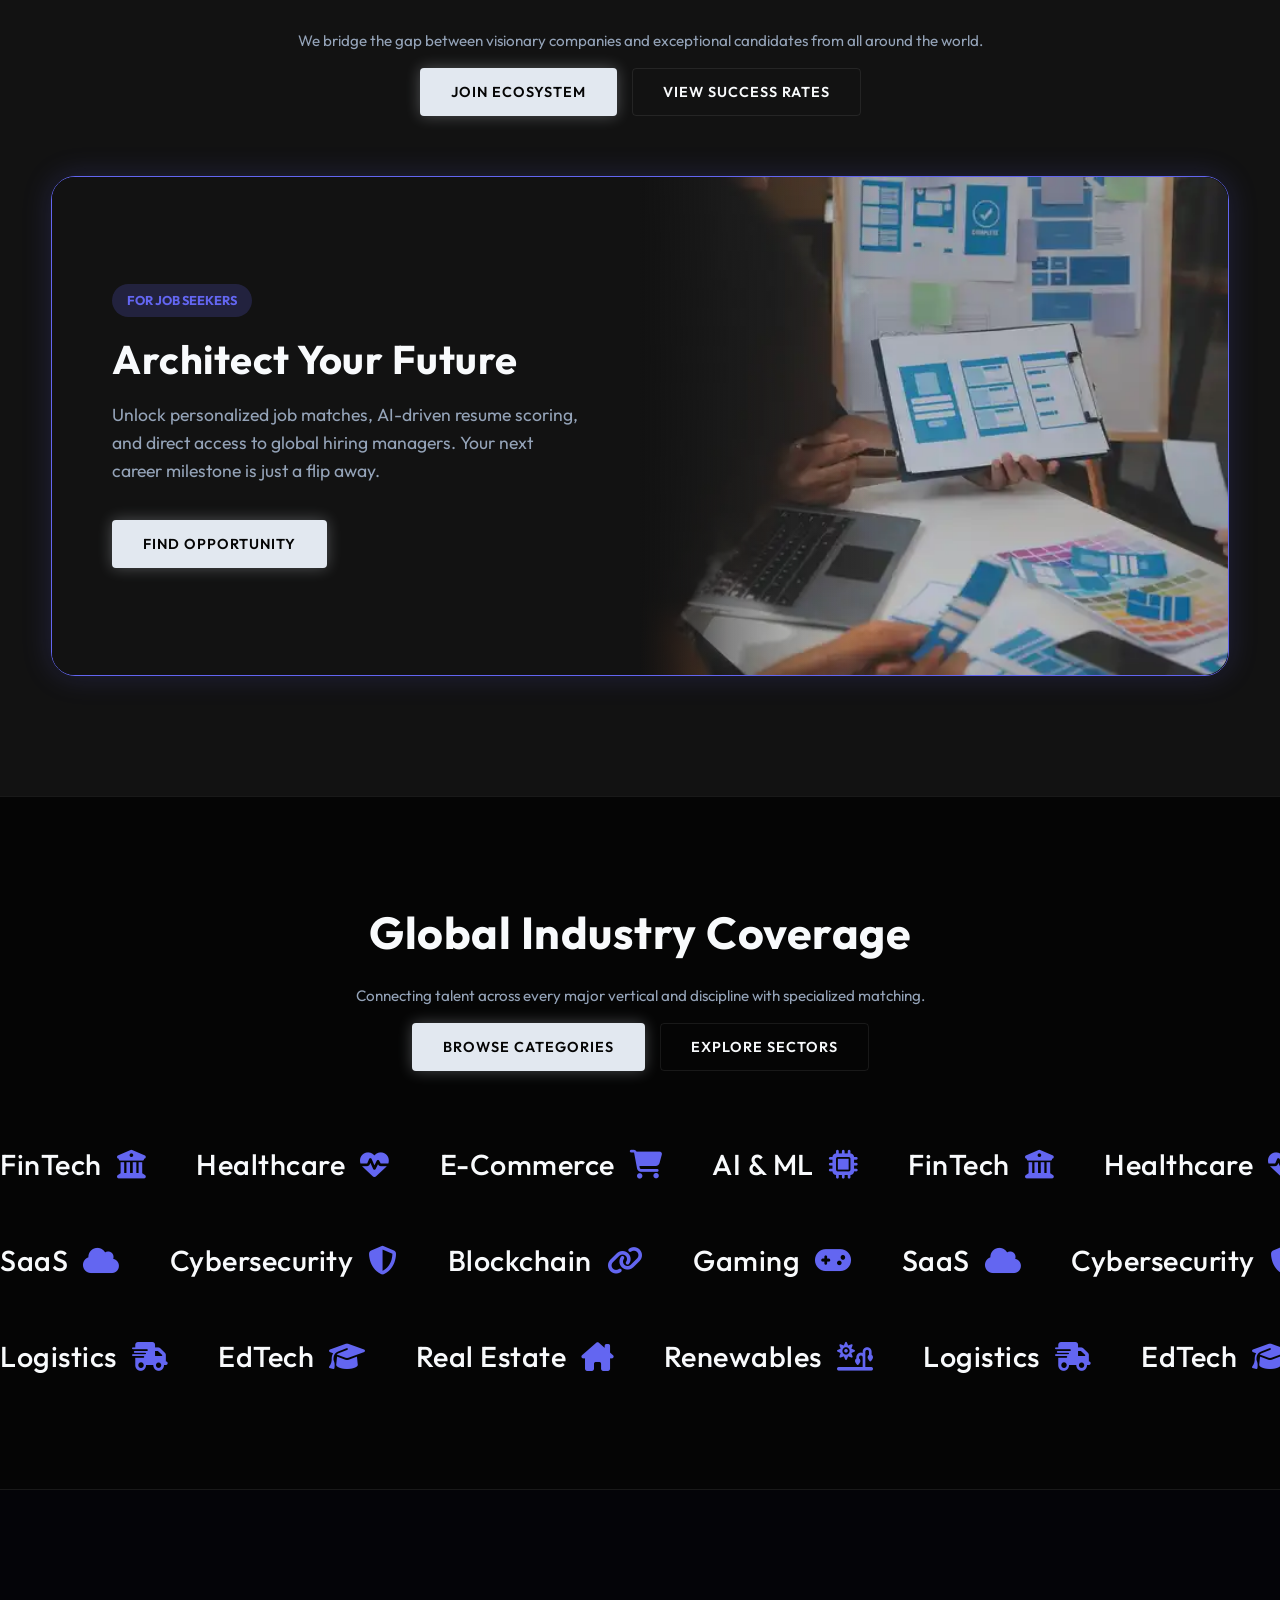
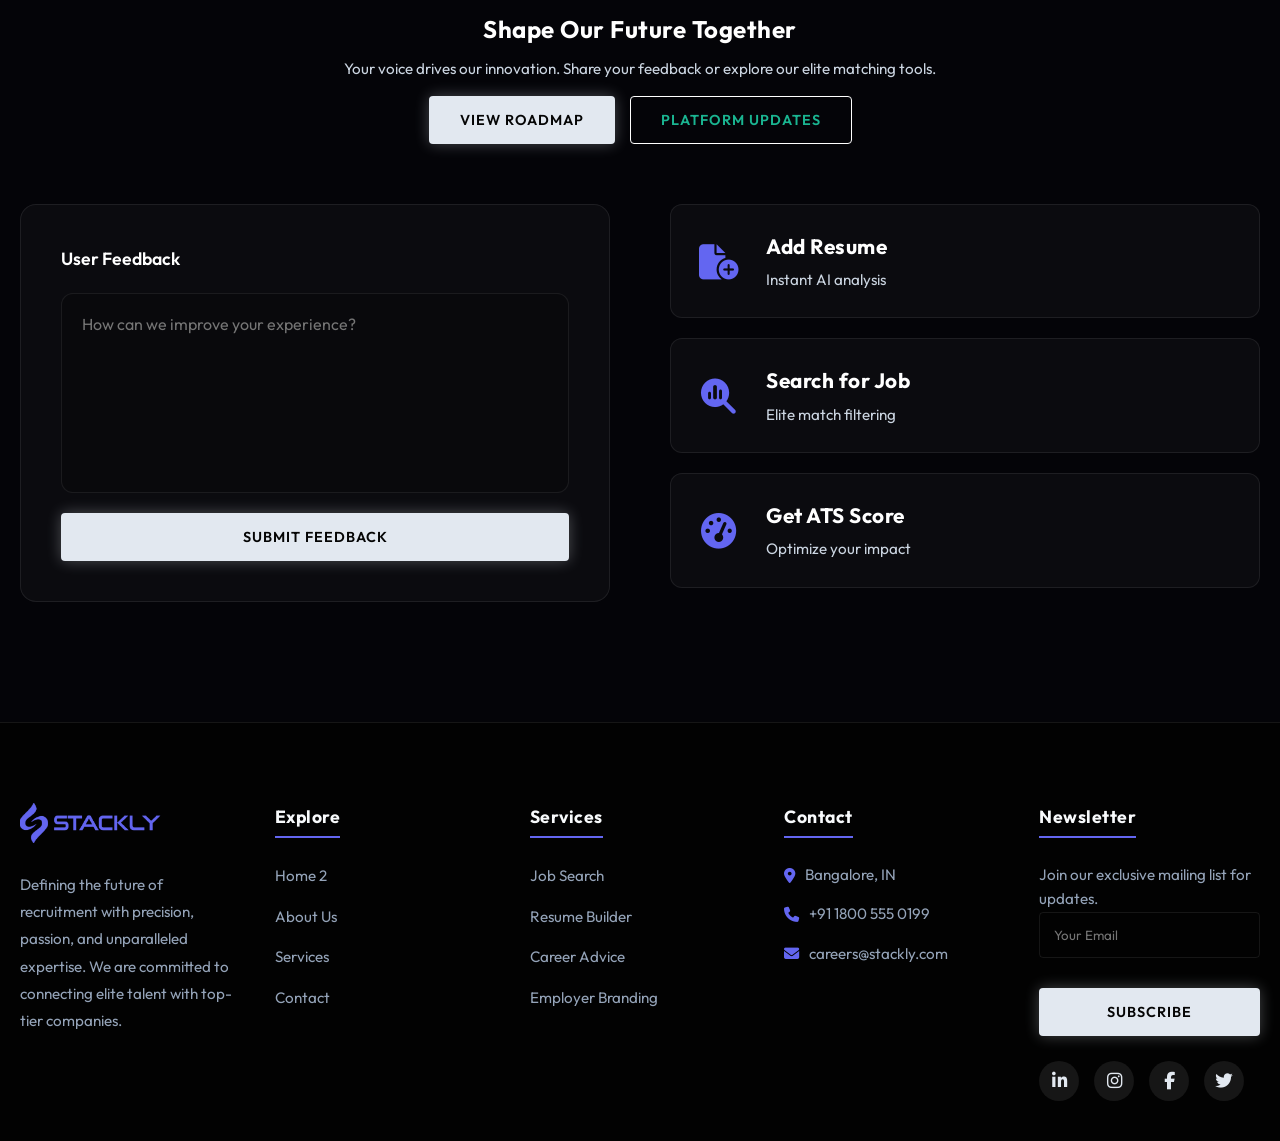
<file: pages/home2.html>
<!DOCTYPE html>
<html lang="en">

<head>
    <meta charset="UTF-8">
    <meta name="viewport" content="width=device-width, initial-scale=1.0">
    <title>Stackly | Home Alternative</title>
    <link rel="icon" type="image/webp" href="../assets/Home1/Header/logo.webp">
    <link rel="stylesheet" href="../css/home2.css">
    <link rel="preconnect" href="https://fonts.googleapis.com">
    <link rel="preconnect" href="https://fonts.gstatic.com" crossorigin>
    <link href="https://fonts.googleapis.com/css2?family=Outfit:wght@300;400;500;600;700;800;900&display=swap" rel="stylesheet">
    <link rel="stylesheet" href="https://cdnjs.cloudflare.com/ajax/libs/font-awesome/6.4.0/css/all.min.css">
</head>

<body>
    <script>
        if (localStorage.getItem('stackly-theme') === 'light') {
            document.body.classList.add('light-theme');
        }
    </script>

    <div id="page-loader">
        <div class="loader-content">
            <img src="../assets/Home1/Header/logo.webp" alt="Stackly Logo" class="loader-img">
            <p>Loading Experience...</p>
        </div>
    </div>

    <header class="headerWrap" id="main-header">
        <div class="imgWrap">
            <a href="../index.html">
                <img src="../assets/Home1/Header/logo.webp" alt="Stackly Logo" class="site-logo">
            </a>
        </div>

        <div class="hamburger" id="hamburger-btn">
            <i class="fa-solid fa-bars"></i>
        </div>

        <nav class="linksWrap" id="nav-links">
            <div class="topCloseBtn" id="close-btn">
                <i class="fa-solid fa-times"></i>
            </div>
            <ul>
                <li class="dropdown" id="home-dropdown">
                    <div class="dropdownHeader">
                        <a href="javascript:void(0)" class="homePageLink" id="home-nav-link">Home</a>
                        <button class="dropdownToggle" aria-label="Toggle dropdown" id="dropdown-toggle-btn">
                            <i class="fa-solid fa-chevron-down"></i>
                        </button>
                    </div>
                    <ul class="dropdownMenu" id="dropdown-menu">
                        <li><a href="../index.html">Home 1</a></li>
                        <li><a href="home2.html">Home 2</a></li>
                    </ul>
                </li>
                <li><a href="about.html">About Us</a></li>
                <li><a href="dashboard.html">DashBoard</a></li>
                <li><a href="services.html">Services</a></li>
                <li><a href="blog.html">Blog</a></li>
                <li><a href="contact.html">Contact</a></li>
                <li><a href="signup.html">Sign Up</a></li>
                <li><a href="login.html">Login</a></li>
                <li class="theme-toggle-li">
                    <button id="theme-toggle-btn" aria-label="Toggle Theme">
                        <i class="fa-solid fa-sun" id="theme-icon"></i>
                    </button>
                </li>
            </ul>
        </nav>

        <div class="menuOverlay" id="menu-overlay"></div>
    </header>

    <main>
        <section class="h2-hero fade-in">
            <div class="video-bg-container">
                <video src="../assets/Home2/heroVideo.mp4" autoplay muted loop playsinline class="bg-video"></video>
                <div class="overlay-dark"></div>
            </div>
            <div class="container h2-hero-grid content-relative">
                <div class="h2-hero-left fade-in-up">
                    <h1>Connecting Elite Talent with Visionary Enterprises</h1>
                    <p>Step into an AI-powered ecosystem designed to dissolve recruitment barriers and accelerate your career trajectory.</p>
                    <form class="search-form" onsubmit="event.preventDefault(); useNavigate('error.html');">
                        <div class="input-group">
                            <i class="fa-solid fa-magnifying-glass"></i>
                            <input type="text" id="h2-job-search" name="job-search" placeholder="Job title or company" required aria-label="Job title or company">
                        </div>
                        <div class="input-group">
                            <i class="fa-solid fa-location-dot"></i>
                            <input type="text" id="h2-job-location" name="job-location" placeholder="Location" aria-label="Location">
                        </div>
                        <div class="search-actions">
                            <button type="submit" class="btn btn-glow">Find Jobs</button>
                            <button type="button" class="btn btn-outline" onclick="useNavigate('error.html')">Hire Talent</button>
                        </div>
                    </form>
                </div>
                <div class="h2-hero-right" style="animation-delay: 0.2s;">
                    <div class="hero-image-wrapper">
                        <img src="../assets/Home2/manFg.webp" alt="Global Talent">
                    </div>
                </div>
            </div>
        </section>

        <section class="disc-section fade-in">
            <div class="container">
                <div class="disc-grid">
                    <div class="disc-left">
                        <div class="rotating-image-wrapper">
                            <img src="../assets/Home2/spin.webp" alt="Recruitment Engine" class="rotating-image">
                            <div class="glow-effect"></div>
                        </div>
                    </div>
                    <div class="disc-right">
                        <h1>Continuous Recruitment Cycle</h1>
                        <p>Our AI-driven talent engine operates in a state of perpetual refinement. By analyzing real-time market shifts and candidate aspirations, we ensure that the bridge between elite talent and global opportunities never stops evolving.</p>
                        <button class="btn btn-glow mt-2" onclick="useNavigate('error.html')">Unlock Momentum</button>
                    </div>
                </div>
            </div>
        </section>

        <section class="flip-section fade-in">
            <div class="container">
                <div class="section-header center-aligned">
                    <h1>Scale With Precision</h1>
                    <p>We bridge the gap between visionary companies and exceptional candidates from all around the world.</p>
                    <div class="header-btns mt-2">
                        <button class="btn btn-glow" onclick="useNavigate('error.html')">Join Ecosystem</button>
                        <button class="btn btn-outline" onclick="useNavigate('error.html')">View Success Rates</button>
                    </div>
                </div>

                <div class="flip-wrapper">
                    <div class="flip-box">
                        <div class="flip-face flip-front">
                            <div class="flip-content-left">
                                <span class="badge">For Job Seekers</span>
                                <h3>Architect Your Future</h3>
                                <p>Unlock personalized job matches, AI-driven resume scoring, and direct access to global hiring managers. Your next career milestone is just a flip away.</p>
                                <button class="btn btn-glow" onclick="useNavigate('error.html')">Find Opportunity</button>
                            </div>
                            <div class="flip-content-right">
                                <img src="../assets/Home1/Grid/17.webp" alt="Job Seeker Portfolio">
                            </div>
                        </div>
                        
                        <div class="flip-face flip-back">
                            <div class="flip-content-left">
                                <span class="badge">For Employers</span>
                                <h3>Build Elite Teams</h3>
                                <p>Reduce time-to-hire by 60% with our predictive matching engine. Connect with pre-vetted elite talent that fits your company's visionary goals.</p>
                                <button class="btn btn-glow" onclick="useNavigate('error.html')">Employer Hub</button>
                            </div>
                            <div class="flip-content-right">
                                <img src="../assets/Home1/Grid/8.webp" alt="Enterprise Talent Dashboard">
                            </div>
                        </div>
                    </div>
                </div>
            </div>
        </section>

        <section class="marquee-section fade-in">
            <div class="container">
                <div class="section-header center-aligned">
                    <h1>Global Industry Coverage</h1>
                    <p>Connecting talent across every major vertical and discipline with specialized matching.</p>
                    <div class="header-btns mt-2">
                        <button class="btn btn-glow" onclick="useNavigate('error.html')">Browse Categories</button>
                        <button class="btn btn-outline" onclick="useNavigate('error.html')">Explore Sectors</button>
                    </div>
                </div>
            </div>

            <div class="marquee-wrapper">
                <div class="marquee-track track-fast">
                    <div class="marquee-content">
                        <span>FinTech <i class="fa-solid fa-building-columns"></i></span>
                        <span>Healthcare <i class="fa-solid fa-heart-pulse"></i></span>
                        <span>E-commerce <i class="fa-solid fa-cart-shopping"></i></span>
                        <span>AI & ML <i class="fa-solid fa-microchip"></i></span>
                        <span>FinTech <i class="fa-solid fa-building-columns"></i></span>
                        <span>Healthcare <i class="fa-solid fa-heart-pulse"></i></span>
                        <span>E-commerce <i class="fa-solid fa-cart-shopping"></i></span>
                        <span>AI & ML <i class="fa-solid fa-microchip"></i></span>
                    </div>
                </div>
                <div class="marquee-track track-reverse track-slow">
                    <div class="marquee-content">
                        <span>SaaS <i class="fa-solid fa-cloud"></i></span>
                        <span>Cybersecurity <i class="fa-solid fa-shield-halved"></i></span>
                        <span>Blockchain <i class="fa-solid fa-link"></i></span>
                        <span>Gaming <i class="fa-solid fa-gamepad"></i></span>
                        <span>SaaS <i class="fa-solid fa-cloud"></i></span>
                        <span>Cybersecurity <i class="fa-solid fa-shield-halved"></i></span>
                        <span>Blockchain <i class="fa-solid fa-link"></i></span>
                        <span>Gaming <i class="fa-solid fa-gamepad"></i></span>
                    </div>
                </div>
                <div class="marquee-track track-medium">
                    <div class="marquee-content">
                        <span>Logistics <i class="fa-solid fa-truck-fast"></i></span>
                        <span>EdTech <i class="fa-solid fa-graduation-cap"></i></span>
                        <span>Real Estate <i class="fa-solid fa-house-chimney"></i></span>
                        <span>Renewables <i class="fa-solid fa-sun-plant-wilt"></i></span>
                        <span>Logistics <i class="fa-solid fa-truck-fast"></i></span>
                        <span>EdTech <i class="fa-solid fa-graduation-cap"></i></span>
                        <span>Real Estate <i class="fa-solid fa-house-chimney"></i></span>
                        <span>Renewables <i class="fa-solid fa-sun-plant-wilt"></i></span>
                    </div>
                </div>
            </div>
        </section>

        <section class="shape-future-section fade-in">
            <div class="shape-bg-overlay"></div>
            <div class="container shape-content content-relative">
                <div class="section-header center-aligned">
                    <h1 style="color: #fff;">Shape Our Future Together</h1>
                    <p style="color: #cbd5e1;">Your voice drives our innovation. Share your feedback or explore our elite matching tools.</p>
                    <div class="header-btns mt-2">
                        <button class="btn btn-glow" onclick="useNavigate('error.html')">View Roadmap</button>
                        <button class="btn btn-outline" style="border-color: #fff; color: #1ab591;" onclick="useNavigate('error.html')">Platform Updates</button>
                    </div>
                </div>

                <div class="shape-grid">
                    <div class="feedback-col">
                        <form class="feedback-form" onsubmit="event.preventDefault(); useNavigate('error.html');">
                            <label for="user-feedback">User Feedback</label>
                            <textarea id="user-feedback" name="user-feedback" placeholder="How can we improve your experience?" required></textarea>
                            <button type="submit" class="btn btn-glow">Submit Feedback</button>
                        </form>
                    </div>
                    <div class="tools-col">
                        <div class="tool-card" onclick="useNavigate('error.html')">
                            <i class="fa-solid fa-file-circle-plus"></i>
                            <div>
                                <h4>Add Resume</h4>
                                <p>Instant AI analysis</p>
                            </div>
                        </div>
                        <div class="tool-card" onclick="useNavigate('error.html')">
                            <i class="fa-solid fa-magnifying-glass-chart"></i>
                            <div>
                                <h4>Search for Job</h4>
                                <p>Elite match filtering</p>
                            </div>
                        </div>
                        <div class="tool-card" onclick="useNavigate('error.html')">
                            <i class="fa-solid fa-gauge-high"></i>
                            <div>
                                <h4>Get ATS Score</h4>
                                <p>Optimize your impact</p>
                            </div>
                        </div>
                    </div>
                </div>
            </div>
        </section>

    </main>

    <footer>
        <div class="footerWrap container">
            <div class="box">
                <div class="logoContainer">
                    <div class="logo">
                        <img src="../assets/Home1/Header/logo.webp" alt="Stackly Logo" class="footer-logo site-logo">
                    </div>
                </div>
                <p class="footer-desc">
                    Defining the future of recruitment with precision, passion, and unparalleled expertise. We are
                    committed to connecting elite talent with top-tier companies.
                </p>
            </div>

            <div class="box">
                <h4>Explore</h4>
                <ul class="footer-links">
                    <li><a href="home2.html">Home 2</a></li>
                    <li><a href="about.html">About Us</a></li>
                    <li><a href="services.html">Services</a></li>
                    <li><a href="contact.html">Contact</a></li>
                </ul>
            </div>

            <div class="box">
                <h4>Services</h4>
                <ul class="footer-links">
                    <li><a href="error.html">Job Search</a></li>
                    <li><a href="error.html">Resume Builder</a></li>
                    <li><a href="error.html">Career Advice</a></li>
                    <li><a href="error.html">Employer Branding</a></li>
                </ul>
            </div>

            <div class="box">
                <h4>Contact</h4>
                <ul class="contactInfo">
                    <li><i class="fa-solid fa-location-dot"></i><span> Bangalore, IN</span></li>
                    <li><i class="fa-solid fa-phone"></i> +91 1800 555 0199</li>
                    <li><i class="fa-solid fa-envelope"></i> careers@stackly.com</li>
                </ul>
            </div>

            <div class="box">
                <h4>Newsletter</h4>
                <p>Join our exclusive mailing list for updates.</p>
                <form id="footer-newsletter-form" class="subscribe-form" novalidate>
                    <input type="email" id="footer-email" name="footer-email" placeholder="Your Email"
                        autocomplete="email">
                    <span id="newsletter-error"
                        style="color: var(--text-main); font-size: 0.8rem; display: block; margin-top: -5px; min-height: 15px;"></span>
                    <button type="submit" class="btn btn-glow full-width">Subscribe</button>
                </form>
                <div class="media">
                    <a href="error.html" class="socialLink" aria-label="LinkedIn"><i
                            class="fa-brands fa-linkedin-in"></i></a>
                    <a href="error.html" class="socialLink" aria-label="Instagram"><i
                            class="fa-brands fa-instagram"></i></a>
                    <a href="error.html" class="socialLink" aria-label="Facebook"><i
                            class="fa-brands fa-facebook-f"></i></a>
                    <a href="error.html" class="socialLink" aria-label="Twitter"><i
                            class="fa-brands fa-twitter"></i></a>
                </div>
            </div>
        </div>
    </footer>

    <button id="scrollTopBtn" aria-label="Scroll to top"><i class="fa-solid fa-arrow-up"></i></button>

    <script>
        function useNavigate(path) {
            const loader = document.getElementById('page-loader');
            if (loader) {
                loader.style.display = 'flex';
                setTimeout(() => { loader.style.opacity = '1'; }, 10);
            }
            setTimeout(() => {
                window.location.href = path;
            }, 400);
        }

        window.addEventListener('load', () => {
            const loader = document.getElementById('page-loader');
            loader.style.opacity = '0';
            setTimeout(() => { loader.style.display = 'none'; }, 300);
        });

        window.addEventListener('pageshow', (event) => {
            if (event.persisted) {
                const loader = document.getElementById('page-loader');
                if (loader) {
                    loader.style.opacity = '0';
                    setTimeout(() => { loader.style.display = 'none'; }, 300);
                }
            }
        });

        document.querySelectorAll('a').forEach(link => {
            link.addEventListener('click', function (e) {
                const href = this.getAttribute('href');
                if (href && href !== '#' && !href.startsWith('javascript') && !href.startsWith('http')) {
                    e.preventDefault();
                    const loader = document.getElementById('page-loader');
                    loader.style.display = 'flex';
                    setTimeout(() => { loader.style.opacity = '1'; }, 10);
                    setTimeout(() => { window.location.href = href; }, 400);
                }
            });
        });

        const hamburgerBtn = document.getElementById('hamburger-btn');
        const closeBtn = document.getElementById('close-btn');
        const navLinks = document.getElementById('nav-links');
        const menuOverlay = document.getElementById('menu-overlay');
        const dropdownToggleBtn = document.getElementById('dropdown-toggle-btn');
        const homeNavLink = document.getElementById('home-nav-link');
        const dropdownMenu = document.getElementById('dropdown-menu');
        const body = document.body;

        function openMenu() {
            navLinks.classList.add('showMenu');
            menuOverlay.style.display = 'block';
            body.classList.add('menu-open');
        }

        function closeMenu() {
            navLinks.classList.remove('showMenu');
            menuOverlay.style.display = 'none';
            body.classList.remove('menu-open');
            dropdownMenu.classList.remove('showDropdown');
        }

        hamburgerBtn.addEventListener('click', (e) => {
            e.stopPropagation();
            if (navLinks.classList.contains('showMenu')) { closeMenu(); }
            else { openMenu(); }
        });

        closeBtn.addEventListener('click', closeMenu);
        menuOverlay.addEventListener('click', closeMenu);

        document.addEventListener('click', (e) => {
            if (navLinks.classList.contains('showMenu') && !navLinks.contains(e.target) && e.target !== hamburgerBtn && !hamburgerBtn.contains(e.target)) {
                closeMenu();
            }
        });

        dropdownToggleBtn.addEventListener('click', (e) => {
            e.preventDefault();
            e.stopPropagation();
            dropdownMenu.classList.toggle('showDropdown');
        });

        homeNavLink.addEventListener('click', (e) => {
            if (window.innerWidth <= 768) {
                e.preventDefault();
                e.stopPropagation();
                dropdownMenu.classList.toggle('showDropdown');
            }
        });

        const themeToggleBtn = document.getElementById('theme-toggle-btn');
        const themeIcon = document.getElementById('theme-icon');

        if (localStorage.getItem('stackly-theme') === 'light') {
            themeIcon.classList.remove('fa-moon');
            themeIcon.classList.add('fa-sun');
        } else {
            themeIcon.classList.remove('fa-sun');
            themeIcon.classList.add('fa-moon');
        }

        themeToggleBtn.addEventListener('click', () => {
            document.body.classList.toggle('light-theme');
            if (document.body.classList.contains('light-theme')) {
                themeIcon.classList.remove('fa-moon');
                themeIcon.classList.add('fa-sun');
                localStorage.setItem('stackly-theme', 'light');
            } else {
                themeIcon.classList.remove('fa-sun');
                themeIcon.classList.add('fa-moon');
                localStorage.setItem('stackly-theme', 'dark');
            }
        });

        const header = document.getElementById('main-header');
        window.addEventListener('scroll', () => {
            if (window.scrollY > 50) { header.classList.add('sticky'); }
            else { header.classList.remove('sticky'); }
        });

        const fadeElems = document.querySelectorAll('.fade-in, .fade-in-up');
        const fadeInObserver = new IntersectionObserver((entries, observer) => {
            entries.forEach(entry => {
                if (entry.isIntersecting) {
                    entry.target.classList.add('visible');
                    observer.unobserve(entry.target);
                }
            });
        }, { threshold: 0.1 });
        fadeElems.forEach(elem => fadeInObserver.observe(elem));

        const footerForm = document.getElementById('footer-newsletter-form');
        const newsletterEmail = document.getElementById('footer-email');
        const newsletterError = document.getElementById('newsletter-error');

        const isValidNewsletterEmail = (email) => {
            const re = /^(([^<>()[\]\\.,;:\s@"]+(\.[^<>()[\]\\.,;:\s@"]+)*)|(".+"))@((\[[0-9]{1,3}\.[0-9]{1,3}\.[0-9]{1,3}\.[0-9]{1,3}\])|(([a-zA-Z\-0-9]+\.)+[a-zA-Z]{2,}))$/;
            return re.test(String(email).toLowerCase());
        };

        if(footerForm){
            footerForm.addEventListener('submit', (e) => {
                e.preventDefault();
                newsletterError.innerText = '';
                newsletterEmail.style.borderColor = '';

                if (newsletterEmail.value.trim() === '') {
                    newsletterError.innerText = 'Email is required';
                    newsletterEmail.style.borderColor = 'var(--text-main)';
                } else if (!isValidNewsletterEmail(newsletterEmail.value.trim())) {
                    newsletterError.innerText = 'Please enter a valid email address';
                    newsletterEmail.style.borderColor = 'var(--text-main)';
                } else {
                    alert("Successfully subscribed to the newsletter!");
                    newsletterEmail.value = '';
                }
            });
        }

        const scrollTopBtnElement = document.getElementById("scrollTopBtn");
        window.addEventListener("scroll", () => {
            if (window.scrollY > 300) { scrollTopBtnElement.classList.add("show"); } 
            else { scrollTopBtnElement.classList.remove("show"); }
        });
        scrollTopBtnElement.addEventListener("click", () => {
            window.scrollTo({ top: 0, behavior: "smooth" });
        });
    </script>
</body>
</html>
</file>
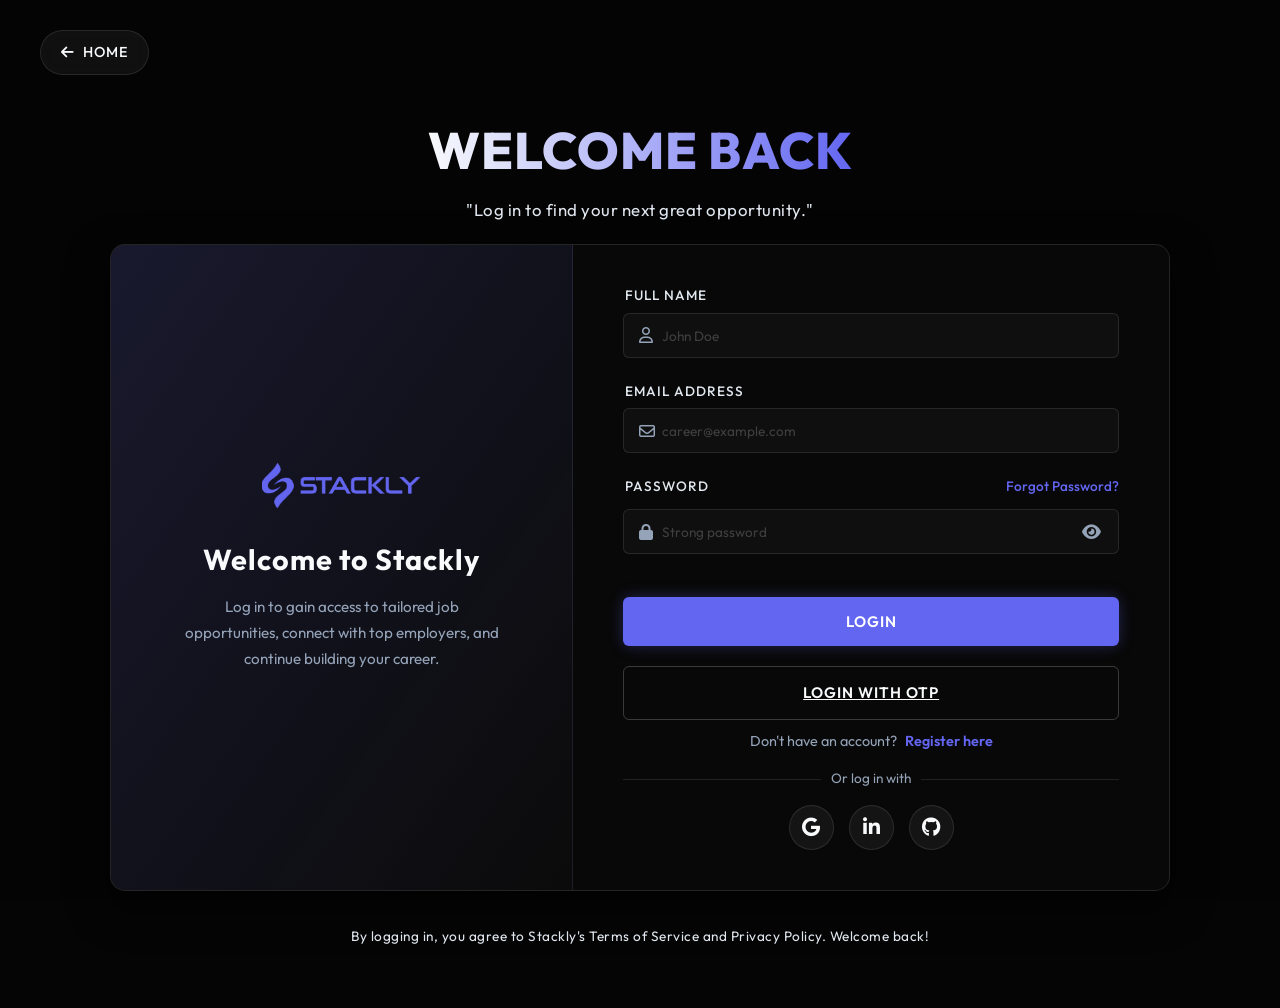
<file: pages/login.html>
<!DOCTYPE html>
<html lang="en">

<head>
    <meta charset="UTF-8">
    <meta name="viewport" content="width=device-width, initial-scale=1.0">
    <title>Stackly | Job Portal Login</title>
    <link rel="icon" type="image/webp" href="../assets/Home1/Header/logo.webp">
    <link rel="stylesheet" href="../css/login.css">
    <link rel="preconnect" href="https://fonts.googleapis.com">
    <link rel="preconnect" href="https://fonts.gstatic.com" crossorigin>
    <link href="https://fonts.googleapis.com/css2?family=Outfit:wght@300;400;500;600;700;800&display=swap"
        rel="stylesheet">
    <link rel="stylesheet" href="https://cdnjs.cloudflare.com/ajax/libs/font-awesome/6.4.0/css/all.min.css">
</head>

<body>
    <script>
        if (localStorage.getItem('stackly-theme') === 'light') {
            document.body.classList.add('light-theme');
        }
    </script>

    <div id="page-loader">
        <div class="loader-content">
            <img src="../assets/Home1/Header/logo.webp" alt="Stackly Logo" class="loader-img">
            <p>Loading Experience...</p>
        </div>
    </div>

    <div class="page-bg">
        <video src="../assets/SignUp/signupVid.mp4" autoplay muted loop playsinline></video>
        <div class="overlay-gradient"></div>
    </div>

    <a href="../index.html" class="return-home-btn fade-in">
        <i class="fa-solid fa-arrow-left"></i> Home
    </a>

    <div class="page-wrapper">
        <div class="page-heading fade-in">
            <h1>Welcome Back</h1>
            <p>"Log in to find your next great opportunity."</p>
        </div>

        <div class="login-container fade-in-up">

            <div class="split-left">
                <div class="left-content">
                    <a href="../index.html">
                        <img src="../assets/Home1/Header/logo.webp" alt="Stackly Logo" class="brand-logo">
                    </a>
                    <h2>Welcome to Stackly</h2>
                    <p>Log in to gain access to tailored job opportunities, connect with top employers, and continue
                        building your career.</p>
                </div>
            </div>

            <div class="split-right">
                <form id="login-form" novalidate>

                    <div class="form-group">
                        <label for="fullname">Full Name</label>
                        <div class="input-wrapper">
                            <i class="fa-regular fa-user input-icon"></i>
                            <input type="text" id="fullname" name="fullname" placeholder="John Doe" autocomplete="name">
                        </div>
                        <span class="error-msg" id="name-error"></span>
                    </div>

                    <div class="form-group">
                        <label for="email">Email Address</label>
                        <div class="input-wrapper">
                            <i class="fa-regular fa-envelope input-icon"></i>
                            <input type="email" id="email" name="email" placeholder="career@example.com"
                                autocomplete="email">
                        </div>
                        <span class="error-msg" id="email-error"></span>
                    </div>

                    <div class="form-group">
                        <div class="password-label-row">
                            <label for="password">Password</label>
                            <a href="error.html" class="forgot-link">Forgot Password?</a>
                        </div>
                        <div class="input-wrapper">
                            <i class="fa-solid fa-lock input-icon"></i>
                            <input type="password" id="password" name="password" placeholder="Strong password"
                                autocomplete="current-password">
                            <button type="button" class="eye-btn" aria-label="Toggle password visibility"><i
                                    class="fa-solid fa-eye"></i></button>
                        </div>
                        <span class="error-msg" id="password-error"></span>
                    </div>

                    <button type="submit" class="btn btn-glow full-width">Login</button>
                    <a href="error.html" class="btn btn-outline full-width otp-btn">Login with OTP</a>

                    <div class="auth-links">
                        <span>Don't have an account?</span>
                        <a href="signup.html" class="login-link">Register here</a>
                    </div>

                    <div class="social-auth">
                        <div class="divider">
                            <span>Or log in with</span>
                        </div>
                        <div class="social-btns">
                            <a href="error.html" class="social-btn google-btn" aria-label="Login with Google"><i
                                    class="fa-brands fa-google"></i></a>
                            <a href="error.html" class="social-btn linkedin-btn" aria-label="Login with LinkedIn"><i
                                    class="fa-brands fa-linkedin-in"></i></a>
                            <a href="error.html" class="social-btn github-btn" aria-label="Login with GitHub"><i
                                    class="fa-brands fa-github"></i></a>
                        </div>
                    </div>

                </form>
            </div>
        </div>

        <p class="footer-para fade-in-up" style="animation-delay: 0.6s;">
            By logging in, you agree to Stackly's Terms of Service and Privacy Policy. Welcome back!
        </p>
    </div>

    <script>
        window.addEventListener('load', () => {
            const loader = document.getElementById('page-loader');
            loader.style.opacity = '0';
            setTimeout(() => { loader.style.display = 'none'; }, 300);
        });

        window.addEventListener('pageshow', (event) => {
            if (event.persisted) {
                const loader = document.getElementById('page-loader');
                if (loader) {
                    loader.style.opacity = '0';
                    setTimeout(() => { loader.style.display = 'none'; }, 300);
                }
            }
        });

        document.querySelectorAll('a').forEach(link => {
            link.addEventListener('click', function (e) {
                const href = this.getAttribute('href');
                if (href && href !== '#' && !href.startsWith('javascript')) {
                    e.preventDefault();
                    const loader = document.getElementById('page-loader');
                    loader.style.display = 'flex';
                    setTimeout(() => { loader.style.opacity = '1'; }, 10);
                    setTimeout(() => { window.location.href = href; }, 400);
                }
            });
        });

        const form = document.getElementById('login-form');
        const fullName = document.getElementById('fullname');
        const email = document.getElementById('email');
        const password = document.getElementById('password');

        const nameError = document.getElementById('name-error');
        const emailError = document.getElementById('email-error');
        const passwordError = document.getElementById('password-error');

        fullName.addEventListener('input', function (e) {
            this.value = this.value.replace(/[^a-zA-Z\s]/g, '');
        });

        const isValidEmail = (email) => {
            const re = /^(([^<>()[\]\\.,;:\s@"]+(\.[^<>()[\]\\.,;:\s@"]+)*)|(".+"))@((\[[0-9]{1,3}\.[0-9]{1,3}\.[0-9]{1,3}\.[0-9]{1,3}\])|(([a-zA-Z\-0-9]+\.)+[a-zA-Z]{2,}))$/;
            return re.test(String(email).toLowerCase());
        };

        const eyeBtns = document.querySelectorAll('.eye-btn');
        eyeBtns.forEach(btn => {
            btn.addEventListener('click', function (e) {
                e.preventDefault();
                const input = this.parentElement.querySelector('input');
                const icon = this.querySelector('i');
                if (input.type === 'password') {
                    input.type = 'text';
                    icon.classList.remove('fa-eye');
                    icon.classList.add('fa-eye-slash');
                } else {
                    input.type = 'password';
                    icon.classList.remove('fa-eye-slash');
                    icon.classList.add('fa-eye');
                }
            });
        });

        const clearErrors = () => {
            nameError.innerText = '';
            emailError.innerText = '';
            passwordError.innerText = '';
            document.querySelectorAll('.input-wrapper').forEach(wrapper => {
                wrapper.classList.remove('error-border');
            });
        };

        const showError = (element, errorSpan, message) => {
            errorSpan.innerText = message;
            element.parentElement.classList.add('error-border');
        };

        form.addEventListener('submit', (e) => {
            e.preventDefault();
            clearErrors();
            let isFormValid = true;

            if (fullName.value.trim() === '') {
                showError(fullName, nameError, 'Full name is required');
                isFormValid = false;
            }

            if (email.value.trim() === '') {
                showError(email, emailError, 'Email is required');
                isFormValid = false;
            } else if (!isValidEmail(email.value.trim())) {
                showError(email, emailError, 'Please enter a valid email address');
                isFormValid = false;
            }

            if (password.value === '') {
                showError(password, passwordError, 'Password is required');
                isFormValid = false;
            }

            if (isFormValid) {
                const loader = document.getElementById('page-loader');
                loader.style.display = 'flex';
                setTimeout(() => { loader.style.opacity = '1'; }, 10);
                setTimeout(() => { window.location.href = 'error.html'; }, 400);
            }
        });
    </script>
</body>

</html>
</file>
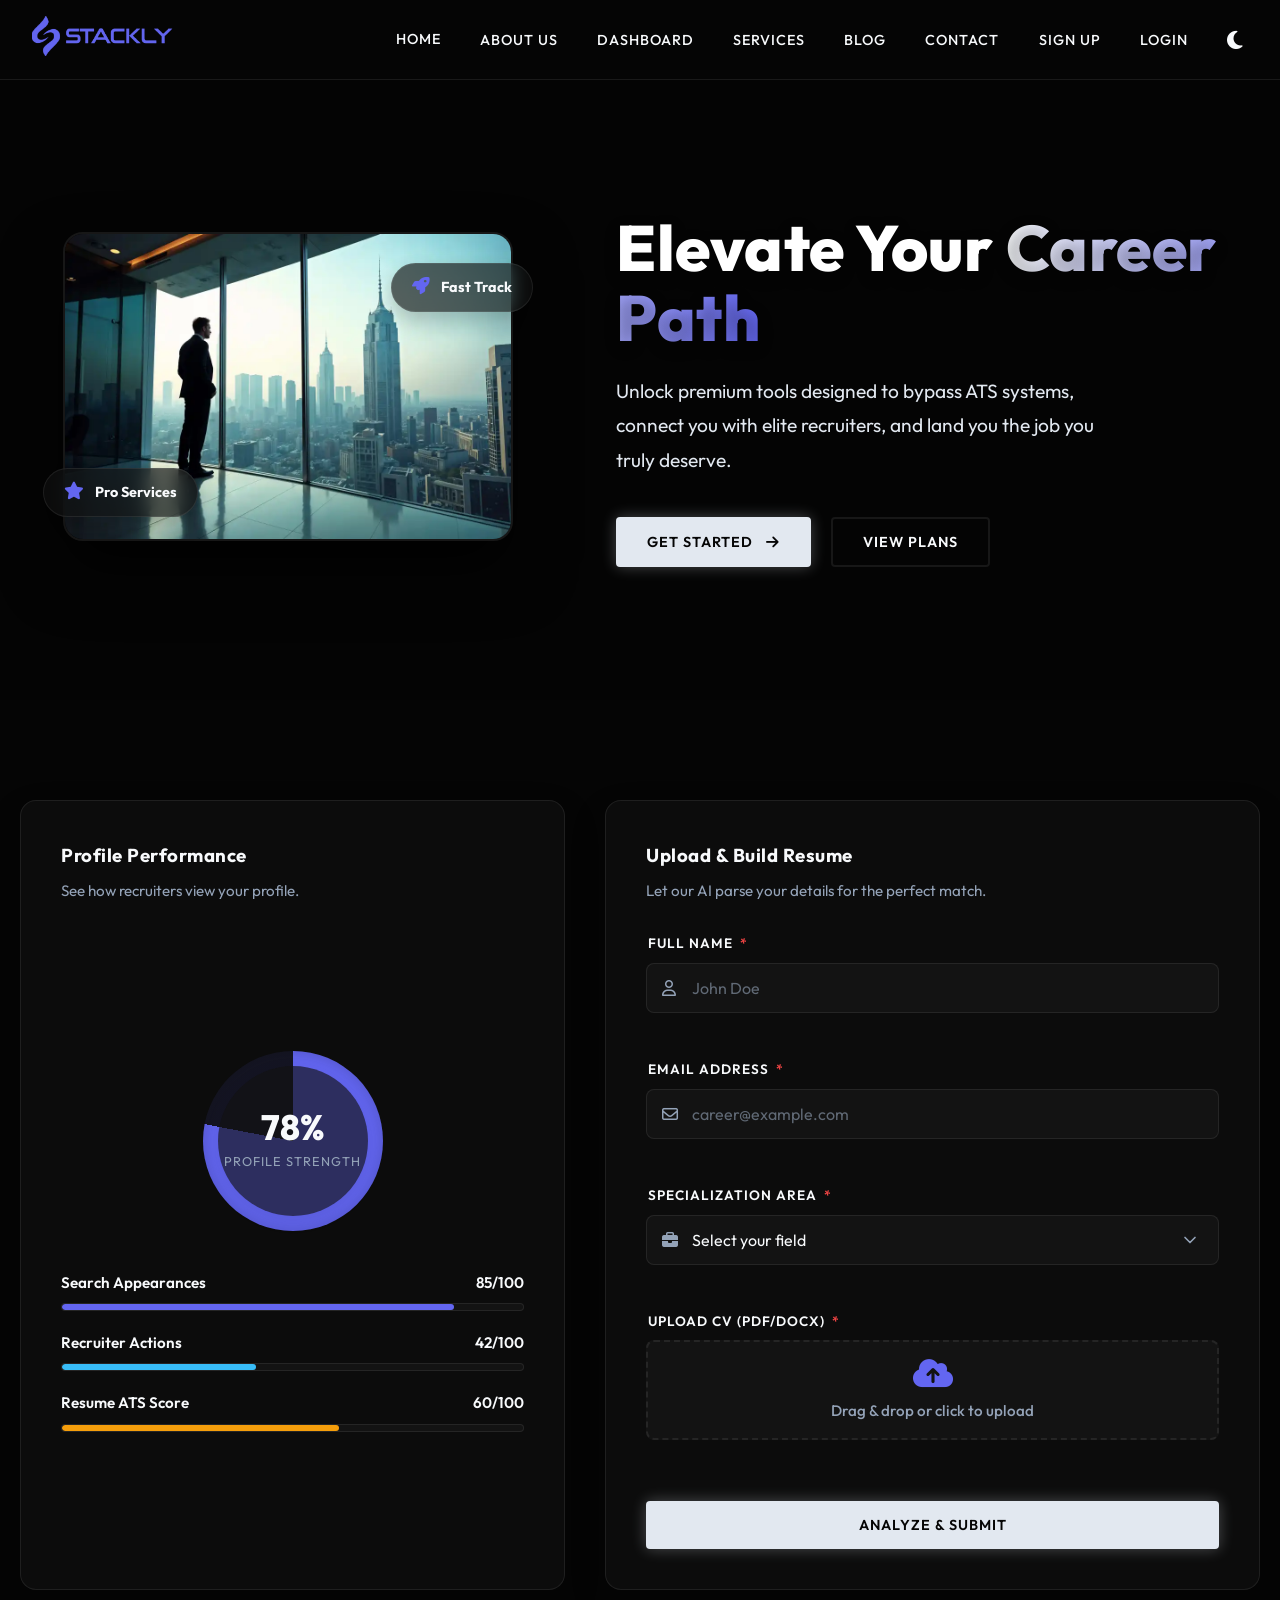
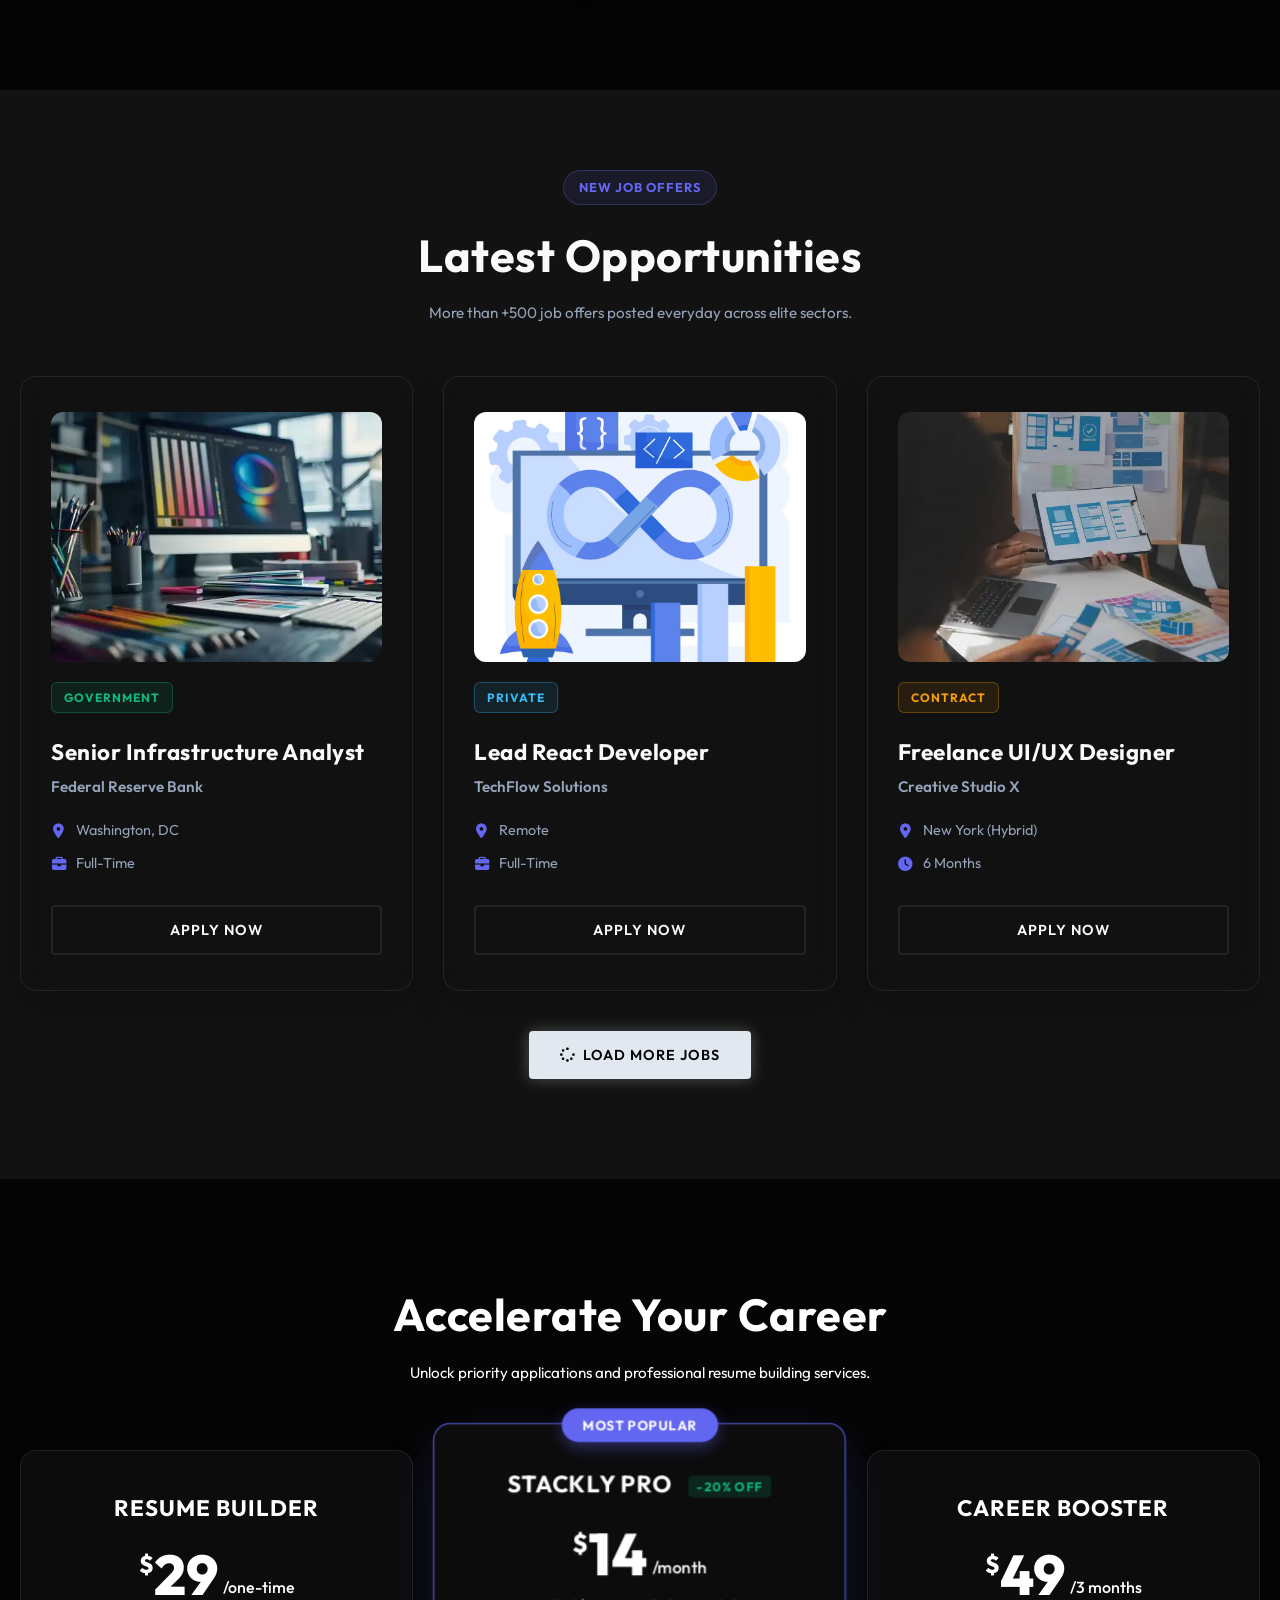
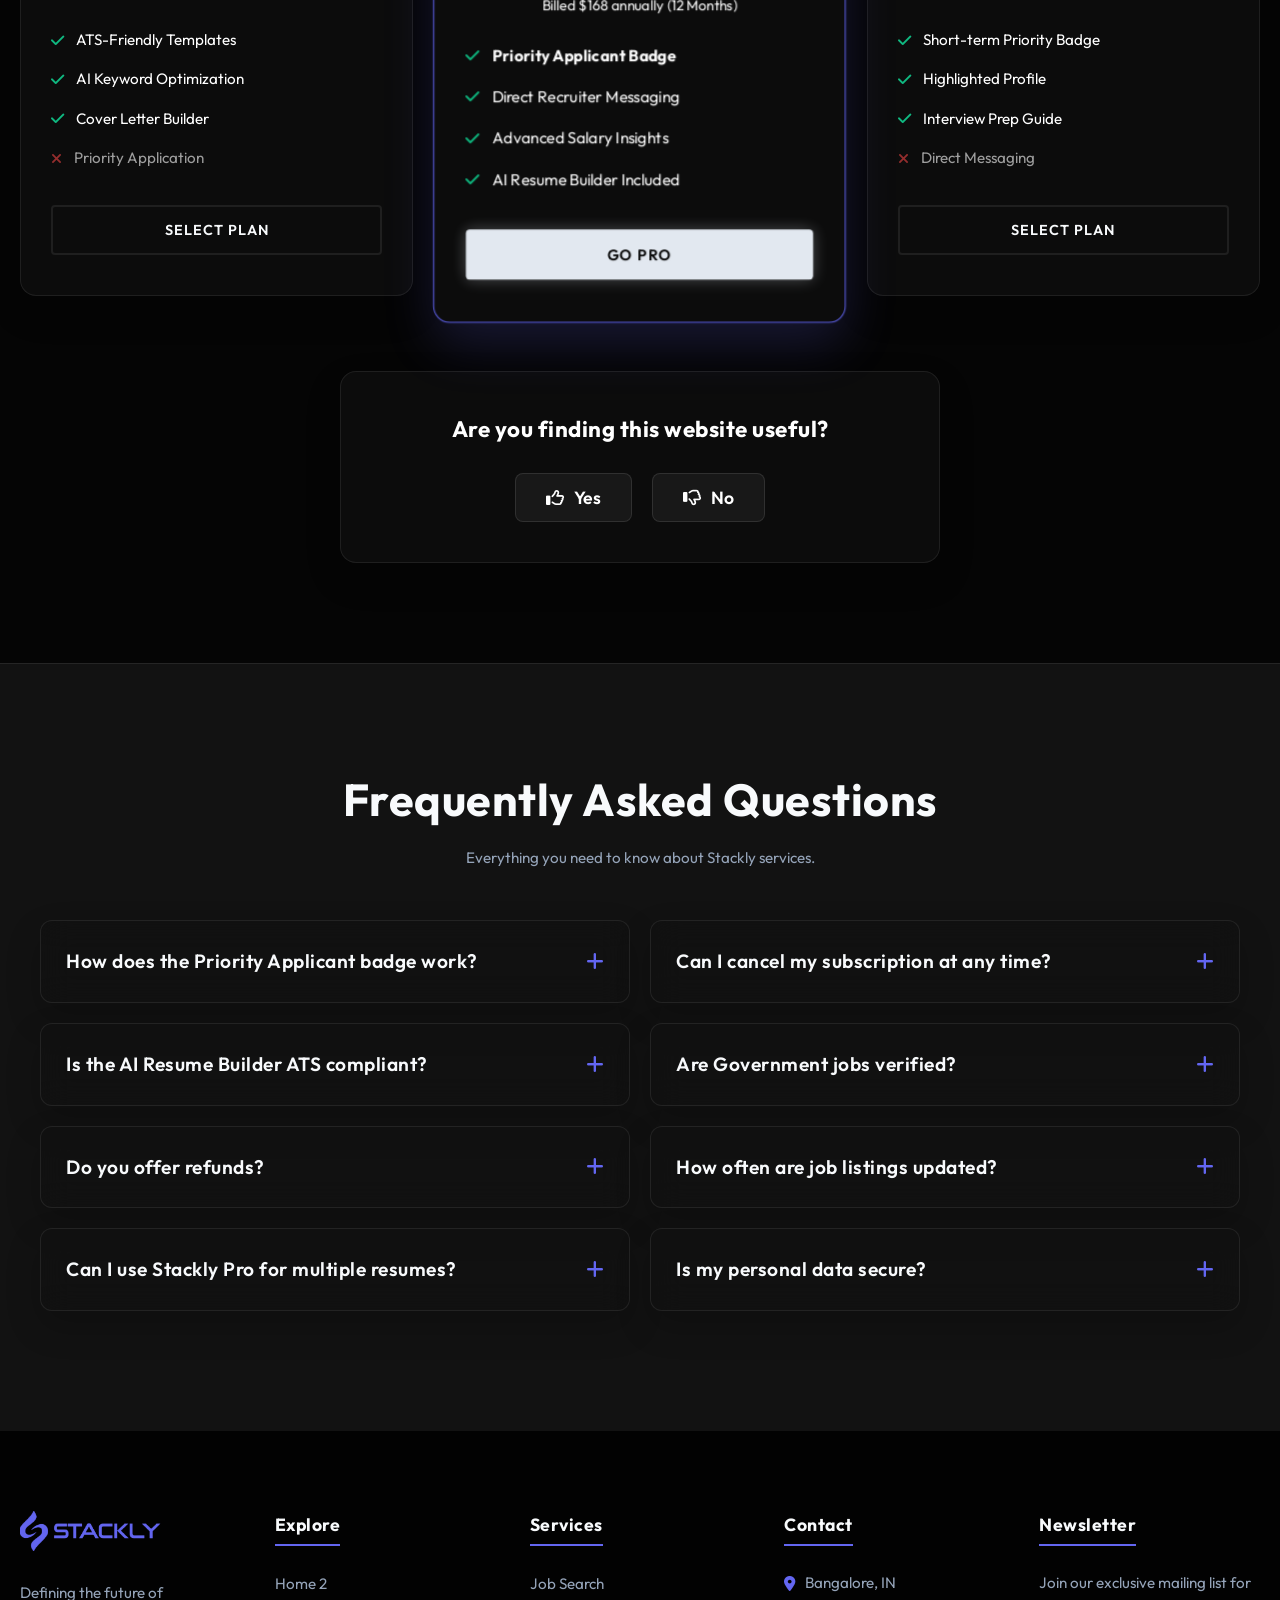
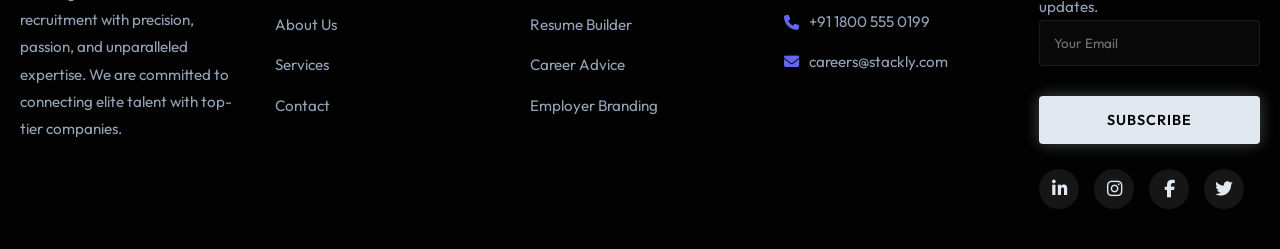
<file: pages/services.html>
<!DOCTYPE html>
<html lang="en">

<head>
    <meta charset="UTF-8">
    <meta name="viewport" content="width=device-width, initial-scale=1.0">
    <title>Stackly | Premium Career Services</title>
    <link rel="icon" type="image/webp" href="../assets/Home1/Header/logo.webp">
    <link rel="stylesheet" href="../css/services.css">
    <link rel="preconnect" href="https://fonts.googleapis.com">
    <link rel="preconnect" href="https://fonts.gstatic.com" crossorigin>
    <link href="https://fonts.googleapis.com/css2?family=Outfit:wght@300;400;500;600;700;800&display=swap" rel="stylesheet">
    <link rel="stylesheet" href="https://cdnjs.cloudflare.com/ajax/libs/font-awesome/6.4.0/css/all.min.css">
</head>

<body>
    <script>
        if (localStorage.getItem('stackly-theme') === 'light') {
            document.body.classList.add('light-theme');
        }
    </script>

    <div id="page-loader">
        <div class="loader-content">
            <img src="../assets/Home1/Header/logo.webp" alt="Stackly Logo" class="loader-img">
            <p>Loading Services...</p>
        </div>
    </div>

    <header class="headerWrap" id="main-header">
        <div class="imgWrap">
            <a href="../index.html">
                <img src="../assets/Home1/Header/logo.webp" alt="Stackly Logo" class="site-logo">
            </a>
        </div>

        <div class="hamburger" id="hamburger-btn">
            <i class="fa-solid fa-bars"></i>
        </div>

        <nav class="linksWrap" id="nav-links">
            <div class="topCloseBtn" id="close-btn">
                <i class="fa-solid fa-times"></i>
            </div>
            <ul>
                <li class="dropdown" id="home-dropdown">
                    <div class="dropdownHeader">
                        <a href="javascript:void(0)" class="homePageLink" id="home-nav-link">Home</a>
                        <button class="dropdownToggle" aria-label="Toggle dropdown" id="dropdown-toggle-btn">
                            <i class="fa-solid fa-chevron-down"></i>
                        </button>
                    </div>
                    <ul class="dropdownMenu" id="dropdown-menu">
                        <li><a href="../index.html">Home 1</a></li>
                        <li><a href="home2.html">Home 2</a></li>
                    </ul>
                </li>
                <li><a href="about.html">About Us</a></li>
                <li><a href="dashboard.html">DashBoard</a></li>
                <li><a href="services.html">Services</a></li>
                <li><a href="blog.html">Blog</a></li>
                <li><a href="contact.html">Contact</a></li>
                <li><a href="signup.html">Sign Up</a></li>
                <li><a href="login.html">Login</a></li>
                <li class="theme-toggle-li">
                    <button id="theme-toggle-btn" aria-label="Toggle Theme">
                        <i class="fa-solid fa-sun" id="theme-icon"></i>
                    </button>
                </li>
            </ul>
        </nav>

        <div class="menuOverlay" id="menu-overlay"></div>
    </header>

    <main>
        <section class="services-hero fade-in">
            <div class="video-bg-container">
                <video src="../assets/Services/heroVid.mp4" autoplay muted loop playsinline class="bg-video"></video>
                <div class="overlay-dark"></div>
            </div>
            
            <div class="container hero-content">
                <div class="hero-left fade-in-up">
                    <div class="floating-img-wrapper">
                        <img src="../assets/Services/heroImg.webp" alt="Career Growth">
                        <div class="floating-badge top-badge"><i class="fa-solid fa-rocket"></i> Fast Track</div>
                        <div class="floating-badge bottom-badge"><i class="fa-solid fa-star"></i> Pro Services</div>
                    </div>
                </div>
                <div class="hero-right fade-in-up" style="animation-delay: 0.2s;">
                    <h1>Elevate Your <span class="text-gradient">Career Path</span></h1>
                    <p>Unlock premium tools designed to bypass ATS systems, connect you with elite recruiters, and land you the job you truly deserve.</p>
                    <div class="hero-btns">
                        <button class="btn btn-glow" onclick="location.href='error.html'">Get Started <i class="fa-solid fa-arrow-right" style="margin-left: 5px;"></i></button>
                        <button class="btn btn-outline" onclick="location.href='error.html'">View Plans</button>
                    </div>
                </div>
            </div>
        </section>

        <section class="resume-section fade-in">
            <div class="container">
                <div class="resume-grid">
                    
                    <div class="performance-widget creative-widget">
                        <h3>Profile Performance</h3>
                        <p class="subtitle">See how recruiters view your profile.</p>
                        
                        <div class="perf-stats">
                            <div class="perf-circle">
                                <div class="css-ring" style="--percentage: 78;">
                                    <div class="ring-inner">
                                        <span class="ring-value">78%</span>
                                        <span class="ring-label">Profile Strength</span>
                                    </div>
                                </div>
                            </div>
                            
                            <div class="perf-bars">
                                <div class="bar-item">
                                    <div class="bar-info"><span>Search Appearances</span><span>85/100</span></div>
                                    <div class="bar-track"><div class="bar-fill" style="width: 85%; background: var(--accent-color);"></div></div>
                                </div>
                                <div class="bar-item">
                                    <div class="bar-info"><span>Recruiter Actions</span><span>42/100</span></div>
                                    <div class="bar-track"><div class="bar-fill" style="width: 42%; background: #38bdf8;"></div></div>
                                </div>
                                <div class="bar-item">
                                    <div class="bar-info"><span>Resume ATS Score</span><span>60/100</span></div>
                                    <div class="bar-track"><div class="bar-fill" style="width: 60%; background: #f59e0b;"></div></div>
                                </div>
                            </div>
                        </div>
                    </div>

                    <div class="upload-widget creative-widget">
                        <h3>Upload & Build Resume</h3>
                        <p class="subtitle">Let our AI parse your details for the perfect match.</p>
                        
                        <form id="resume-form" novalidate>
                            <div class="form-group">
                                <label for="r-name">Full Name <span class="required">*</span></label>
                                <div class="input-wrapper">
                                    <i class="fa-regular fa-user"></i>
                                    <input type="text" id="r-name" name="r-name" placeholder="John Doe" required>
                                </div>
                                <span class="error-msg" id="err-name"></span>
                            </div>

                            <div class="form-group">
                                <label for="r-email">Email Address <span class="required">*</span></label>
                                <div class="input-wrapper">
                                    <i class="fa-regular fa-envelope"></i>
                                    <input type="email" id="r-email" name="r-email" placeholder="career@example.com" required>
                                </div>
                                <span class="error-msg" id="err-email"></span>
                            </div>

                            <div class="form-group">
                                <label for="r-area">Specialization Area <span class="required">*</span></label>
                                <div class="input-wrapper">
                                    <i class="fa-solid fa-briefcase"></i>
                                    <select id="r-area" name="r-area" class="custom-select" required>
                                        <option value="" disabled selected>Select your field</option>
                                        <option value="engineering">Software Engineering</option>
                                        <option value="design">UI/UX Design</option>
                                        <option value="finance">Finance & Accounting</option>
                                        <option value="marketing">Marketing & Sales</option>
                                        <option value="government">Government & Public Sector</option>
                                    </select>
                                </div>
                                <span class="error-msg" id="err-area"></span>
                            </div>

                            <div class="form-group">
                                <label for="r-file">Upload CV (PDF/DOCX) <span class="required">*</span></label>
                                <div class="file-upload-wrapper">
                                    <input type="file" id="r-file" name="r-file" accept=".pdf,.doc,.docx" required>
                                    <div class="file-dummy">
                                        <i class="fa-solid fa-cloud-arrow-up"></i>
                                        <span id="file-name-display">Drag & drop or click to upload</span>
                                    </div>
                                </div>
                                <span class="error-msg" id="err-file"></span>
                            </div>

                            <button type="submit" class="btn btn-glow full-width mt-2">Analyze & Submit</button>
                        </form>
                    </div>

                </div>
            </div>
        </section>

        <section class="latest-jobs-section fade-in">
            <div class="container">
                <div class="section-header center-aligned">
                    <span class="sub-badge">New Job Offers</span>
                    <h2>Latest Opportunities</h2>
                    <p>More than +500 job offers posted everyday across elite sectors.</p>
                </div>

                <div class="jobs-grid">
                    <div class="job-card creative-widget">
                        <div class="co-img">
                            <img src="../assets/Home1/Grid/19.webp" alt="Gov Analyst">
                        </div>
                        <div class="job-card-top">
                            <span class="job-tag gov-tag">Government</span>
                        </div>
                        <h1>Senior Infrastructure Analyst</h1>
                        <p class="co-name">Federal Reserve Bank</p>
                        <div class="job-meta">
                            <span><i class="fa-solid fa-location-dot"></i> Washington, DC</span>
                            <span><i class="fa-solid fa-briefcase"></i> Full-Time</span>
                        </div>
                        <button class="btn btn-outline full-width" onclick="location.href='error.html'">Apply Now</button>
                    </div>

                    <div class="job-card creative-widget">
                        <div class="co-img">
                            <img src="../assets/Home1/Grid/3.webp" alt="React Developer">
                        </div>
                        <div class="job-card-top">
                            <span class="job-tag private-tag">Private</span>
                        </div>
                        <h1>Lead React Developer</h1>
                        <p class="co-name">TechFlow Solutions</p>
                        <div class="job-meta">
                            <span><i class="fa-solid fa-location-dot"></i> Remote</span>
                            <span><i class="fa-solid fa-briefcase"></i> Full-Time</span>
                        </div>
                        <button class="btn btn-outline full-width" onclick="location.href='error.html'">Apply Now</button>
                    </div>

                    <div class="job-card creative-widget">
                        <div class="co-img">
                            <img src="../assets/Home1/Grid/17.webp" alt="UI/UX Designer">
                        </div>
                        <div class="job-card-top">
                            <span class="job-tag contract-tag">Contract</span>
                        </div>
                        <h1>Freelance UI/UX Designer</h1>
                        <p class="co-name">Creative Studio X</p>
                        <div class="job-meta">
                            <span><i class="fa-solid fa-location-dot"></i> New York (Hybrid)</span>
                            <span><i class="fa-solid fa-clock"></i> 6 Months</span>
                        </div>
                        <button class="btn btn-outline full-width" onclick="location.href='error.html'">Apply Now</button>
                    </div>
                </div>

                <div class="center-aligned" style="margin-top: 40px;">
                    <button class="btn btn-glow" onclick="location.href='error.html'"><i class="fa-solid fa-spinner"></i> Load More Jobs</button>
                </div>
            </div>
        </section>

        <section class="pricing-section fade-in">
            <div class="video-bg-container">
                <video src="../assets/Services/priceVid.mp4" autoplay muted loop playsinline class="bg-video"></video>
                <div class="overlay-dark"></div>
            </div>
            <div class="container content-relative">
                <div class="section-header center-aligned">
                    <h2>Accelerate Your Career</h2>
                    <p>Unlock priority applications and professional resume building services.</p>
                </div>

                <div class="pricing-grid">
                    <div class="price-card creative-widget">
                        <h3>Resume Builder</h3>
                        <div class="price"><span>$</span>29<span class="period">/one-time</span></div>
                        <ul class="features">
                            <li><i class="fa-solid fa-check"></i> ATS-Friendly Templates</li>
                            <li><i class="fa-solid fa-check"></i> AI Keyword Optimization</li>
                            <li><i class="fa-solid fa-check"></i> Cover Letter Builder</li>
                            <li class="disabled"><i class="fa-solid fa-xmark"></i> Priority Application</li>
                        </ul>
                        <button class="btn btn-outline full-width" onclick="location.href='error.html'">Select Plan</button>
                    </div>

                    <div class="price-card pro-card creative-widget">
                        <div class="popular-ribbon">Most Popular</div>
                        <h3>Stackly Pro <span class="discount">-20% Off</span></h3>
                        <div class="price"><span>$</span>14<span class="period">/month</span></div>
                        <p class="billed-txt">Billed $168 annually (12 Months)</p>
                        <ul class="features">
                            <li><i class="fa-solid fa-check"></i> <strong>Priority Applicant Badge</strong></li>
                            <li><i class="fa-solid fa-check"></i> Direct Recruiter Messaging</li>
                            <li><i class="fa-solid fa-check"></i> Advanced Salary Insights</li>
                            <li><i class="fa-solid fa-check"></i> AI Resume Builder Included</li>
                        </ul>
                        <button class="btn btn-glow full-width" onclick="location.href='error.html'">Go Pro</button>
                    </div>

                    <div class="price-card creative-widget">
                        <h3>Career Booster</h3>
                        <div class="price"><span>$</span>49<span class="period">/3 months</span></div>
                        <ul class="features">
                            <li><i class="fa-solid fa-check"></i> Short-term Priority Badge</li>
                            <li><i class="fa-solid fa-check"></i> Highlighted Profile</li>
                            <li><i class="fa-solid fa-check"></i> Interview Prep Guide</li>
                            <li class="disabled"><i class="fa-solid fa-xmark"></i> Direct Messaging</li>
                        </ul>
                        <button class="btn btn-outline full-width" onclick="location.href='error.html'">Select Plan</button>
                    </div>
                </div>

                <div class="feedback-widget creative-widget">
                    <h4>Are you finding this website useful?</h4>
                    <div class="feedback-btns">
                        <button class="f-btn" onclick="location.href='error.html'" aria-label="Thumbs Up"><i class="fa-regular fa-thumbs-up"></i> Yes</button>
                        <button class="f-btn" onclick="location.href='error.html'" aria-label="Thumbs Down"><i class="fa-regular fa-thumbs-down"></i> No</button>
                    </div>
                </div>
            </div>
        </section>

        <section class="faq-section fade-in">
            <div class="container">
                <div class="section-header center-aligned">
                    <h2>Frequently Asked Questions</h2>
                    <p>Everything you need to know about Stackly services.</p>
                </div>

                <div class="faq-grid">
                    <div class="faq-item creative-widget">
                        <div class="faq-header">
                            <h4>How does the Priority Applicant badge work?</h4>
                            <i class="fa-solid fa-plus faq-icon"></i>
                        </div>
                        <div class="faq-body">
                            <div class="faq-body-inner">
                                When you apply for a job with Stackly Pro, your application is pushed to the top of the recruiter's ATS dashboard, increasing your visibility by up to 300%.
                            </div>
                        </div>
                    </div>
                    <div class="faq-item creative-widget">
                        <div class="faq-header">
                            <h4>Can I cancel my subscription at any time?</h4>
                            <i class="fa-solid fa-plus faq-icon"></i>
                        </div>
                        <div class="faq-body">
                            <div class="faq-body-inner">
                                Yes, all Stackly plans auto-renew but can be canceled at any time from your account settings without any hidden cancellation fees.
                            </div>
                        </div>
                    </div>
                    <div class="faq-item creative-widget">
                        <div class="faq-header">
                            <h4>Is the AI Resume Builder ATS compliant?</h4>
                            <i class="fa-solid fa-plus faq-icon"></i>
                        </div>
                        <div class="faq-body">
                            <div class="faq-body-inner">
                                Absolutely. Our resume builder uses strict single-column architecture and standard fonts guaranteed to be parsed correctly by Workday, Greenhouse, and Lever.
                            </div>
                        </div>
                    </div>
                    <div class="faq-item creative-widget">
                        <div class="faq-header">
                            <h4>Are Government jobs verified?</h4>
                            <i class="fa-solid fa-plus faq-icon"></i>
                        </div>
                        <div class="faq-body">
                            <div class="faq-body-inner">
                                Yes, all listings carrying the "Government" badge are authenticated through official state or federal employment API feeds.
                            </div>
                        </div>
                    </div>

                    <div class="faq-item creative-widget">
                        <div class="faq-header">
                            <h4>Do you offer refunds?</h4>
                            <i class="fa-solid fa-plus faq-icon"></i>
                        </div>
                        <div class="faq-body">
                            <div class="faq-body-inner">
                                We offer a 14-day money-back guarantee on all our Pro plans if you are not completely satisfied with the features provided.
                            </div>
                        </div>
                    </div>
                    <div class="faq-item creative-widget">
                        <div class="faq-header">
                            <h4>How often are job listings updated?</h4>
                            <i class="fa-solid fa-plus faq-icon"></i>
                        </div>
                        <div class="faq-body">
                            <div class="faq-body-inner">
                                Our platform synchronizes with corporate career portals and recruiter dashboards every hour to ensure you have access to the freshest opportunities.
                            </div>
                        </div>
                    </div>
                    <div class="faq-item creative-widget">
                        <div class="faq-header">
                            <h4>Can I use Stackly Pro for multiple resumes?</h4>
                            <i class="fa-solid fa-plus faq-icon"></i>
                        </div>
                        <div class="faq-body">
                            <div class="faq-body-inner">
                                Yes! You can generate and store up to 5 unique tailored resumes under the Pro plan to target different niches.
                            </div>
                        </div>
                    </div>
                    <div class="faq-item creative-widget">
                        <div class="faq-header">
                            <h4>Is my personal data secure?</h4>
                            <i class="fa-solid fa-plus faq-icon"></i>
                        </div>
                        <div class="faq-body">
                            <div class="faq-body-inner">
                                Your data privacy is our priority. We use end-to-end encryption and never sell your information to third-party data brokers.
                            </div>
                        </div>
                    </div>
                </div>
            </div>
        </section>

    </main>

    <footer>
        <div class="footerWrap container">
            <div class="box">
                <div class="logoContainer">
                    <div class="logo">
                        <img src="../assets/Home1/Header/logo.webp" alt="Stackly Logo" class="footer-logo site-logo">
                    </div>
                </div>
                <p class="footer-desc">
                    Defining the future of recruitment with precision, passion, and unparalleled expertise. We are
                    committed to connecting elite talent with top-tier companies.
                </p>
            </div>

            <div class="box">
                <h4>Explore</h4>
                <ul class="footer-links">
                    <li><a href="home2.html">Home 2</a></li>
                    <li><a href="about.html">About Us</a></li>
                    <li><a href="services.html">Services</a></li>
                    <li><a href="contact.html">Contact</a></li>
                </ul>
            </div>

            <div class="box">
                <h4>Services</h4>
                <ul class="footer-links">
                    <li><a href="error.html">Job Search</a></li>
                    <li><a href="error.html">Resume Builder</a></li>
                    <li><a href="error.html">Career Advice</a></li>
                    <li><a href="error.html">Employer Branding</a></li>
                </ul>
            </div>

            <div class="box">
                <h4>Contact</h4>
                <ul class="contactInfo">
                    <li><i class="fa-solid fa-location-dot"></i><span> Bangalore, IN</span></li>
                    <li><i class="fa-solid fa-phone"></i> +91 1800 555 0199</li>
                    <li><i class="fa-solid fa-envelope"></i> careers@stackly.com</li>
                </ul>
            </div>

            <div class="box">
                <h4>Newsletter</h4>
                <p>Join our exclusive mailing list for updates.</p>
                <form id="footer-newsletter-form" class="subscribe-form" novalidate>
                    <input type="email" id="footer-email" name="footer-email" placeholder="Your Email"
                        autocomplete="email">
                    <span id="newsletter-error"
                        style="color: var(--text-main); font-size: 0.8rem; display: block; margin-top: -5px; min-height: 15px;"></span>
                    <button type="submit" class="btn btn-glow full-width">Subscribe</button>
                </form>
                <div class="media">
                    <a href="error.html" class="socialLink" aria-label="LinkedIn"><i
                            class="fa-brands fa-linkedin-in"></i></a>
                    <a href="error.html" class="socialLink" aria-label="Instagram"><i
                            class="fa-brands fa-instagram"></i></a>
                    <a href="error.html" class="socialLink" aria-label="Facebook"><i
                            class="fa-brands fa-facebook-f"></i></a>
                    <a href="error.html" class="socialLink" aria-label="Twitter"><i
                            class="fa-brands fa-twitter"></i></a>
                </div>
            </div>
        </div>
    </footer>

    <button id="scrollTopBtn" aria-label="Scroll to top"><i class="fa-solid fa-arrow-up"></i></button>

    <script>
        window.addEventListener('load', () => {
            const loader = document.getElementById('page-loader');
            loader.style.opacity = '0';
            setTimeout(() => { loader.style.display = 'none'; }, 300);
        });

        window.addEventListener('pageshow', (event) => {
            if (event.persisted) {
                const loader = document.getElementById('page-loader');
                if (loader) {
                    loader.style.opacity = '0';
                    setTimeout(() => { loader.style.display = 'none'; }, 300);
                }
            }
        });

        document.querySelectorAll('a').forEach(link => {
            link.addEventListener('click', function (e) {
                const href = this.getAttribute('href');
                if (href && href !== '#' && !href.startsWith('javascript') && !href.startsWith('http')) {
                    e.preventDefault();
                    const loader = document.getElementById('page-loader');
                    loader.style.display = 'flex';
                    setTimeout(() => { loader.style.opacity = '1'; }, 10);
                    setTimeout(() => { window.location.href = href; }, 400);
                }
            });
        });

        const hamburgerBtn = document.getElementById('hamburger-btn');
        const closeBtn = document.getElementById('close-btn');
        const navLinks = document.getElementById('nav-links');
        const menuOverlay = document.getElementById('menu-overlay');
        const dropdownToggleBtn = document.getElementById('dropdown-toggle-btn');
        const homeNavLink = document.getElementById('home-nav-link');
        const dropdownMenu = document.getElementById('dropdown-menu');
        const body = document.body;

        function openMenu() {
            navLinks.classList.add('showMenu');
            menuOverlay.style.display = 'block';
            body.classList.add('menu-open');
        }

        function closeMenu() {
            navLinks.classList.remove('showMenu');
            menuOverlay.style.display = 'none';
            body.classList.remove('menu-open');
            dropdownMenu.classList.remove('showDropdown');
        }

        hamburgerBtn.addEventListener('click', (e) => {
            e.stopPropagation();
            if (navLinks.classList.contains('showMenu')) { closeMenu(); }
            else { openMenu(); }
        });

        closeBtn.addEventListener('click', closeMenu);
        menuOverlay.addEventListener('click', closeMenu);

        document.addEventListener('click', (e) => {
            if (navLinks.classList.contains('showMenu') && !navLinks.contains(e.target) && e.target !== hamburgerBtn && !hamburgerBtn.contains(e.target)) {
                closeMenu();
            }
        });

        dropdownToggleBtn.addEventListener('click', (e) => {
            e.preventDefault();
            e.stopPropagation();
            dropdownMenu.classList.toggle('showDropdown');
        });

        homeNavLink.addEventListener('click', (e) => {
            if (window.innerWidth <= 768) {
                e.preventDefault();
                e.stopPropagation();
                dropdownMenu.classList.toggle('showDropdown');
            }
        });

        const themeToggleBtn = document.getElementById('theme-toggle-btn');
        const themeIcon = document.getElementById('theme-icon');

        if (localStorage.getItem('stackly-theme') === 'light') {
            themeIcon.classList.remove('fa-moon');
            themeIcon.classList.add('fa-sun');
        } else {
            themeIcon.classList.remove('fa-sun');
            themeIcon.classList.add('fa-moon');
        }

        themeToggleBtn.addEventListener('click', () => {
            document.body.classList.toggle('light-theme');
            if (document.body.classList.contains('light-theme')) {
                themeIcon.classList.remove('fa-moon');
                themeIcon.classList.add('fa-sun');
                localStorage.setItem('stackly-theme', 'light');
            } else {
                themeIcon.classList.remove('fa-sun');
                themeIcon.classList.add('fa-moon');
                localStorage.setItem('stackly-theme', 'dark');
            }
        });

        const header = document.getElementById('main-header');
        window.addEventListener('scroll', () => {
            if (window.scrollY > 50) { header.classList.add('sticky'); }
            else { header.classList.remove('sticky'); }
        });

        const fadeElems = document.querySelectorAll('.fade-in, .fade-in-up');
        const fadeInObserver = new IntersectionObserver((entries, observer) => {
            entries.forEach(entry => {
                if (entry.isIntersecting) {
                    entry.target.classList.add('visible');
                    observer.unobserve(entry.target);
                }
            });
        }, { threshold: 0.1 });
        fadeElems.forEach(elem => fadeInObserver.observe(elem));

        const rForm = document.getElementById('resume-form');
        const rName = document.getElementById('r-name');
        const rEmail = document.getElementById('r-email');
        const rArea = document.getElementById('r-area');
        const rFile = document.getElementById('r-file');
        
        const fileDisplay = document.getElementById('file-name-display');

        if(rName){
            rName.addEventListener('input', function() {
                this.value = this.value.replace(/[^a-zA-Z\s]/g, '');
            });
        }

        if(rFile){
            rFile.addEventListener('change', function() {
                if(this.files && this.files.length > 0) {
                    fileDisplay.textContent = this.files[0].name;
                    fileDisplay.style.color = 'var(--accent-color)';
                } else {
                    fileDisplay.textContent = 'Drag & drop or click to upload';
                    fileDisplay.style.color = '';
                }
            });
        }

        const isValidEmail = (email) => {
            const re = /^(([^<>()[\]\\.,;:\s@"]+(\.[^<>()[\]\\.,;:\s@"]+)*)|(".+"))@((\[[0-9]{1,3}\.[0-9]{1,3}\.[0-9]{1,3}\.[0-9]{1,3}\])|(([a-zA-Z\-0-9]+\.)+[a-zA-Z]{2,}))$/;
            return re.test(String(email).toLowerCase());
        };

        const showError = (input, spanId, msg) => {
            document.getElementById(spanId).textContent = msg;
            input.parentElement.classList.add('error-border');
        };
        const clearErrors = () => {
            document.querySelectorAll('.error-msg').forEach(el => el.textContent = '');
            document.querySelectorAll('.input-wrapper, .file-upload-wrapper').forEach(el => el.classList.remove('error-border'));
        };

        if(rForm){
            rForm.addEventListener('submit', (e) => {
                e.preventDefault();
                clearErrors();
                let valid = true;

                if (rName.value.trim() === '') { showError(rName, 'err-name', 'Name is required'); valid = false; }
                if (rEmail.value.trim() === '') { showError(rEmail, 'err-email', 'Email is required'); valid = false; }
                else if (!isValidEmail(rEmail.value.trim())) { showError(rEmail, 'err-email', 'Valid email required'); valid = false; }
                if (rArea.value === '') { showError(rArea, 'err-area', 'Area selection is required'); valid = false; }
                if (rFile.value === '') { showError(rFile, 'err-file', 'Resume file is required'); valid = false; }

                if(valid) {
                    const loader = document.getElementById('page-loader');
                    loader.style.display = 'flex';
                    setTimeout(() => { loader.style.opacity = '1'; }, 10);
                    setTimeout(() => { window.location.href = 'error.html'; }, 400);
                }
            });
        }

        const footerForm = document.getElementById('footer-newsletter-form');
        const newsletterEmail = document.getElementById('footer-email');
        const newsletterError = document.getElementById('newsletter-error');

        const isValidNewsletterEmail = (email) => {
            const re = /^(([^<>()[\]\\.,;:\s@"]+(\.[^<>()[\]\\.,;:\s@"]+)*)|(".+"))@((\[[0-9]{1,3}\.[0-9]{1,3}\.[0-9]{1,3}\.[0-9]{1,3}\])|(([a-zA-Z\-0-9]+\.)+[a-zA-Z]{2,}))$/;
            return re.test(String(email).toLowerCase());
        };

        if(footerForm){
            footerForm.addEventListener('submit', (e) => {
                e.preventDefault();
                newsletterError.innerText = '';
                newsletterEmail.style.borderColor = '';

                if (newsletterEmail.value.trim() === '') {
                    newsletterError.innerText = 'Email is required';
                    newsletterEmail.style.borderColor = 'var(--text-main)';
                } else if (!isValidNewsletterEmail(newsletterEmail.value.trim())) {
                    newsletterError.innerText = 'Please enter a valid email address';
                    newsletterEmail.style.borderColor = 'var(--text-main)';
                } else {
                    alert("Successfully subscribed to the newsletter!");
                    newsletterEmail.value = '';
                }
            });
        }

        const faqHeaders = document.querySelectorAll('.faq-header');
        faqHeaders.forEach(header => {
            header.addEventListener('click', () => {
                const item = header.parentElement;
                const body = header.nextElementSibling;
                
                const activeItem = document.querySelector('.faq-item.active');
                if (activeItem && activeItem !== item) {
                    activeItem.classList.remove('active');
                    activeItem.querySelector('.faq-body').style.maxHeight = null;
                }
                
                item.classList.toggle('active');
                if (item.classList.contains('active')) {
                    body.style.maxHeight = body.scrollHeight + "px";
                } else {
                    body.style.maxHeight = null;
                }
            });
        });

        const scrollTopBtnElement = document.getElementById("scrollTopBtn");
        window.addEventListener("scroll", () => {
            if (window.scrollY > 300) { scrollTopBtnElement.classList.add("show"); } 
            else { scrollTopBtnElement.classList.remove("show"); }
        });
        scrollTopBtnElement.addEventListener("click", () => {
            window.scrollTo({ top: 0, behavior: "smooth" });
        });

    </script>
</body>
</html>
</file>
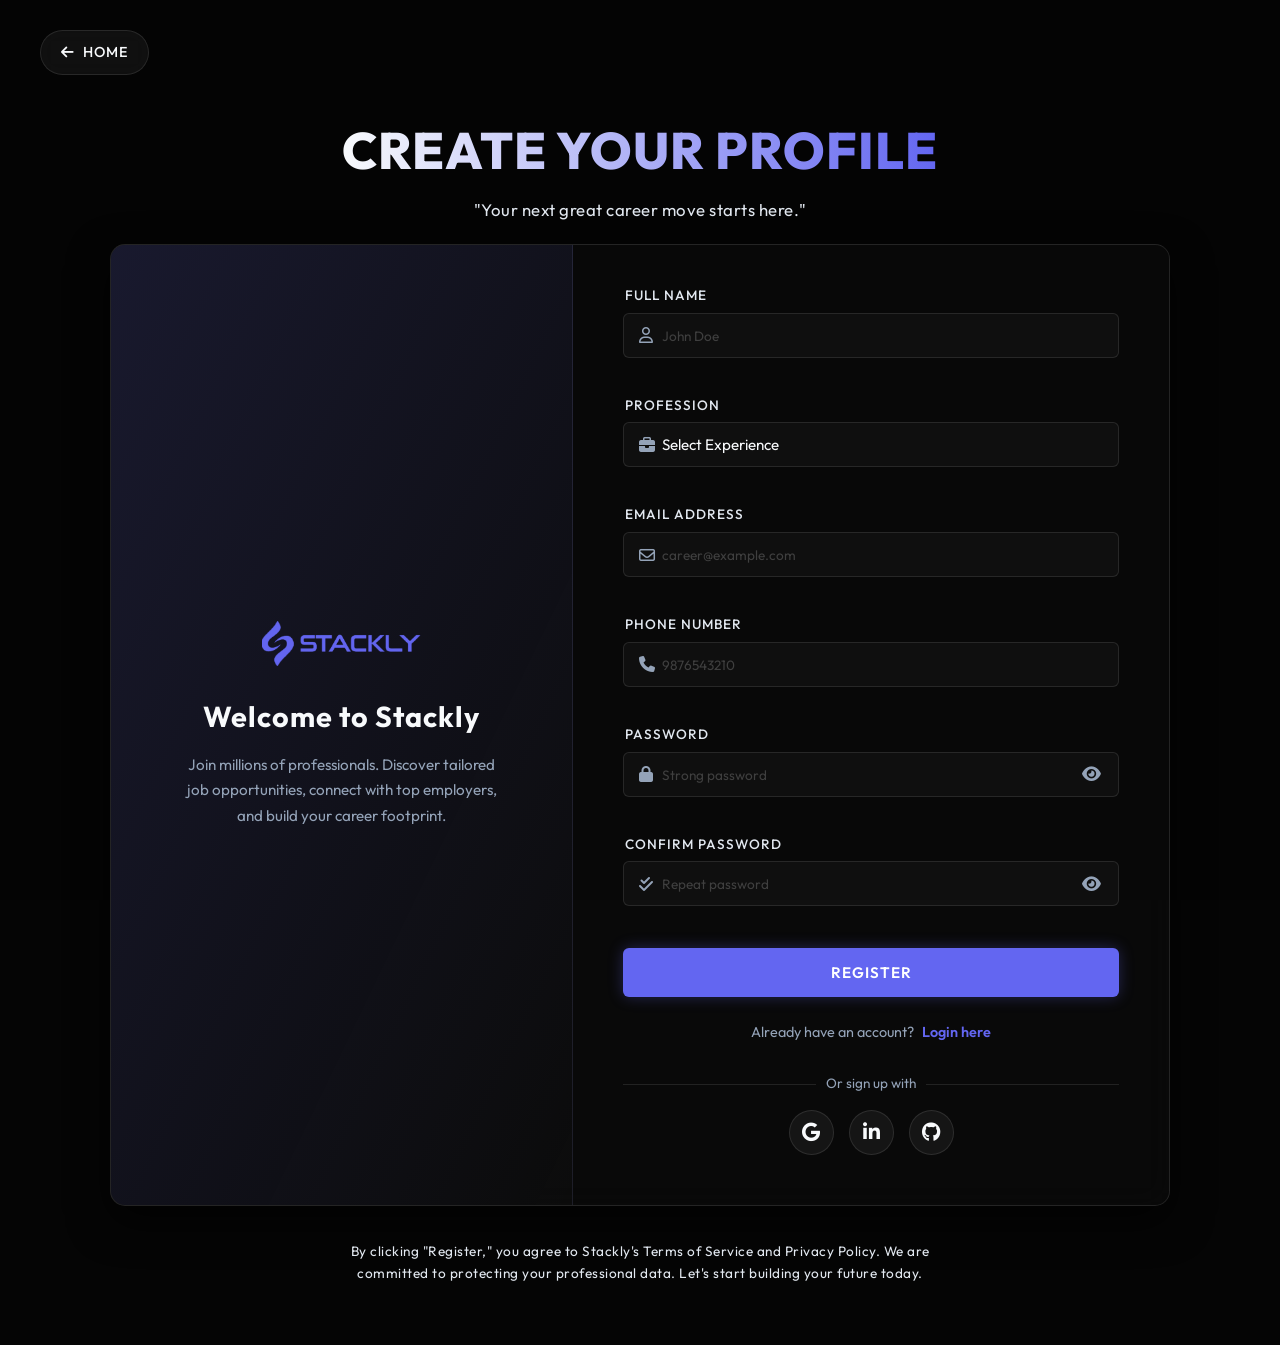
<file: pages/signup.html>
<!DOCTYPE html>
<html lang="en">

<head>
    <meta charset="UTF-8">
    <meta name="viewport" content="width=device-width, initial-scale=1.0">
    <title>Stackly | Job Portal Sign Up</title>
    <link rel="icon" type="image/webp" href="../assets/Home1/Header/logo.webp">
    <link rel="stylesheet" href="../css/signup.css">
    <link rel="preconnect" href="https://fonts.googleapis.com">
    <link rel="preconnect" href="https://fonts.gstatic.com" crossorigin>
    <link href="https://fonts.googleapis.com/css2?family=Outfit:wght@300;400;500;600;700;800&display=swap"
        rel="stylesheet">
    <link rel="stylesheet" href="https://cdnjs.cloudflare.com/ajax/libs/font-awesome/6.4.0/css/all.min.css">
</head>

<body>
    <script>
        if (localStorage.getItem('stackly-theme') === 'light') {
            document.body.classList.add('light-theme');
        }
    </script>

    <div id="page-loader">
        <div class="loader-content">
            <img src="../assets/Home1/Header/logo.webp" alt="Stackly Logo" class="loader-img">
            <p>Loading Experience...</p>
        </div>
    </div>

    <div class="page-bg">
        <video src="../assets/SignUp/signupVid.mp4" autoplay muted loop playsinline></video>
        <div class="overlay-gradient"></div>
    </div>

    <a href="../index.html" class="return-home-btn fade-in">
        <i class="fa-solid fa-arrow-left"></i> Home
    </a>

    <div class="page-wrapper">
        <div class="page-heading fade-in">
            <h1>Create Your Profile</h1>
            <p>"Your next great career move starts here."</p>
        </div>

        <div class="signup-container fade-in-up">

            <div class="split-left">
                <div class="left-content">
                    <a href="../index.html">
                        <img src="../assets/Home1/Header/logo.webp" alt="Stackly Logo" class="brand-logo">
                    </a>
                    <h2>Welcome to Stackly</h2>
                    <p>Join millions of professionals. Discover tailored job opportunities, connect with top employers,
                        and build your career footprint.</p>
                </div>
            </div>

            <div class="split-right">
                <form id="signup-form" novalidate>

                    <div class="form-group">
                        <label for="fullname">Full Name</label>
                        <div class="input-wrapper">
                            <i class="fa-regular fa-user input-icon"></i>
                            <input type="text" id="fullname" name="fullname" placeholder="John Doe" autocomplete="name">
                        </div>
                        <span class="error-msg" id="name-error"></span>
                    </div>

                    <div class="form-group">
                        <label for="profession">Profession</label>
                        <div class="input-wrapper">
                            <i class="fa-solid fa-briefcase input-icon"></i>
                            <select id="profession" name="profession" class="custom-select">
                                <option value="" disabled selected>Select Experience</option>
                                <option value="fresher">Fresher</option>
                                <option value="experienced">Experienced</option>
                            </select>
                        </div>
                        <span class="error-msg" id="profession-error"></span>
                    </div>

                    <div class="form-group">
                        <label for="email">Email Address</label>
                        <div class="input-wrapper">
                            <i class="fa-regular fa-envelope input-icon"></i>
                            <input type="email" id="email" name="email" placeholder="career@example.com"
                                autocomplete="email">
                        </div>
                        <span class="error-msg" id="email-error"></span>
                    </div>

                    <div class="form-group">
                        <label for="phone">Phone Number</label>
                        <div class="input-wrapper">
                            <i class="fa-solid fa-phone input-icon"></i>
                            <input type="tel" id="phone" name="phone" placeholder="9876543210" autocomplete="tel"
                                maxlength="10">
                        </div>
                        <span class="error-msg" id="phone-error"></span>
                    </div>

                    <div class="form-group">
                        <label for="password">Password</label>
                        <div class="input-wrapper">
                            <i class="fa-solid fa-lock input-icon"></i>
                            <input type="password" id="password" name="password" placeholder="Strong password"
                                autocomplete="new-password">
                            <button type="button" class="eye-btn" aria-label="Toggle password visibility"><i
                                    class="fa-solid fa-eye"></i></button>
                        </div>
                        <span class="error-msg" id="password-error"></span>
                    </div>

                    <div class="form-group">
                        <label for="confirm-password">Confirm Password</label>
                        <div class="input-wrapper">
                            <i class="fa-solid fa-check-double input-icon"></i>
                            <input type="password" id="confirm-password" name="confirm-password"
                                placeholder="Repeat password" autocomplete="new-password">
                            <button type="button" class="eye-btn" aria-label="Toggle confirm password visibility"><i
                                    class="fa-solid fa-eye"></i></button>
                        </div>
                        <span class="error-msg" id="confirm-error"></span>
                    </div>

                    <button type="submit" class="btn btn-glow full-width">Register</button>

                    <div class="auth-links">
                        <span>Already have an account?</span>
                        <a href="login.html" class="login-link">Login here</a>
                    </div>

                    <div class="social-auth">
                        <div class="divider">
                            <span>Or sign up with</span>
                        </div>
                        <div class="social-btns">
                            <a href="error.html" class="social-btn google-btn" aria-label="Sign up with Google"><i
                                    class="fa-brands fa-google"></i></a>
                            <a href="error.html" class="social-btn linkedin-btn" aria-label="Sign up with LinkedIn"><i
                                    class="fa-brands fa-linkedin-in"></i></a>
                            <a href="error.html" class="social-btn github-btn" aria-label="Sign up with GitHub"><i
                                    class="fa-brands fa-github"></i></a>
                        </div>
                    </div>

                </form>
            </div>
        </div>

        <p class="footer-para fade-in-up" style="animation-delay: 0.6s;">
            By clicking "Register," you agree to Stackly's Terms of Service and Privacy Policy. We are committed to
            protecting your professional data. Let's start building your future today.
        </p>
    </div>

    <script>
        window.addEventListener('load', () => {
            const loader = document.getElementById('page-loader');
            loader.style.opacity = '0';
            setTimeout(() => { loader.style.display = 'none'; }, 300);
        });

        window.addEventListener('pageshow', (event) => {
            if (event.persisted) {
                const loader = document.getElementById('page-loader');
                if (loader) {
                    loader.style.opacity = '0';
                    setTimeout(() => { loader.style.display = 'none'; }, 300);
                }
            }
        });

        document.querySelectorAll('a').forEach(link => {
            link.addEventListener('click', function (e) {
                const href = this.getAttribute('href');
                if (href && href !== '#' && !href.startsWith('javascript')) {
                    e.preventDefault();
                    const loader = document.getElementById('page-loader');
                    loader.style.display = 'flex';
                    setTimeout(() => { loader.style.opacity = '1'; }, 10);
                    setTimeout(() => { window.location.href = href; }, 400);
                }
            });
        });

        const form = document.getElementById('signup-form');
        const fullName = document.getElementById('fullname');
        const profession = document.getElementById('profession');
        const email = document.getElementById('email');
        const phone = document.getElementById('phone');
        const password = document.getElementById('password');
        const confirmPassword = document.getElementById('confirm-password');

        const nameError = document.getElementById('name-error');
        const professionError = document.getElementById('profession-error');
        const emailError = document.getElementById('email-error');
        const phoneError = document.getElementById('phone-error');
        const passwordError = document.getElementById('password-error');
        const confirmError = document.getElementById('confirm-error');

        fullName.addEventListener('input', function (e) {
            this.value = this.value.replace(/[^a-zA-Z\s]/g, '');
        });

        phone.addEventListener('input', function (e) {
            this.value = this.value.replace(/\D/g, '').substring(0, 10);
        });

        const isValidEmail = (email) => {
            const re = /^(([^<>()[\]\\.,;:\s@"]+(\.[^<>()[\]\\.,;:\s@"]+)*)|(".+"))@((\[[0-9]{1,3}\.[0-9]{1,3}\.[0-9]{1,3}\.[0-9]{1,3}\])|(([a-zA-Z\-0-9]+\.)+[a-zA-Z]{2,}))$/;
            return re.test(String(email).toLowerCase());
        };

        const isStrongPassword = (password) => {
            const re = /^(?=.*[A-Z])(?=.*\d)(?=.*[@$!%*?&])[A-Za-z\d@$!%*?&]{8,}$/;
            return re.test(password);
        };

        const eyeBtns = document.querySelectorAll('.eye-btn');
        eyeBtns.forEach(btn => {
            btn.addEventListener('click', function (e) {
                e.preventDefault();
                const input = this.parentElement.querySelector('input');
                const icon = this.querySelector('i');
                if (input.type === 'password') {
                    input.type = 'text';
                    icon.classList.remove('fa-eye');
                    icon.classList.add('fa-eye-slash');
                } else {
                    input.type = 'password';
                    icon.classList.remove('fa-eye-slash');
                    icon.classList.add('fa-eye');
                }
            });
        });

        const clearErrors = () => {
            nameError.innerText = '';
            professionError.innerText = '';
            emailError.innerText = '';
            phoneError.innerText = '';
            passwordError.innerText = '';
            confirmError.innerText = '';
            document.querySelectorAll('.input-wrapper').forEach(wrapper => {
                wrapper.classList.remove('error-border');
            });
        };

        const showError = (element, errorSpan, message) => {
            errorSpan.innerText = message;
            element.parentElement.classList.add('error-border');
        };

        form.addEventListener('submit', (e) => {
            e.preventDefault();
            clearErrors();
            let isFormValid = true;

            if (fullName.value.trim() === '') {
                showError(fullName, nameError, 'Full name is required');
                isFormValid = false;
            }

            if (profession.value === '') {
                showError(profession, professionError, 'Profession is required');
                isFormValid = false;
            }

            if (email.value.trim() === '') {
                showError(email, emailError, 'Email is required');
                isFormValid = false;
            } else if (!isValidEmail(email.value.trim())) {
                showError(email, emailError, 'Please enter a valid email address');
                isFormValid = false;
            }

            if (phone.value === '') {
                showError(phone, phoneError, 'Phone number is required');
                isFormValid = false;
            } else if (phone.value.length !== 10) {
                showError(phone, phoneError, 'Phone number must be exactly 10 digits');
                isFormValid = false;
            }

            if (password.value === '') {
                showError(password, passwordError, 'Password is required');
                isFormValid = false;
            } else if (!isStrongPassword(password.value)) {
                showError(password, passwordError, 'Must be 8+ chars, contain 1 uppercase, 1 number, & 1 special char');
                isFormValid = false;
            }

            if (confirmPassword.value === '') {
                ror(confirmPassword, confirmError, 'Please confirm your password');
                isFormValid = false;
            } else if (password.value !== confirmPassword.value) {
                showError(confirmPassword, confirmError, 'Passwords do not match');
                isFormValid = false;
            }

            if (isFormValid) {
                const loader = document.getElementById('page-loader');
                loader.style.display = 'flex';
                setTimeout(() => { loader.style.opacity = '1'; }, 10);
                setTimeout(() => { window.location.href = 'error.html'; }, 400);
            }
        });
    </script>
</body>

</html>
</file>
<file: css/style.css>
/* --- Global Variables & Base --- */
:root {
    --bg-rich: #050505;
    --bg-card: #121212;
    --primary-silver: #e2e8f0;
    --accent-color: #6366F1;
    --text-main: #f8fafc;
    --text-muted: #94a3b8;
    --header-bg: rgba(5, 5, 5, 0.95);
    --footer-bg: #020202;
    --border-light: rgba(255, 255, 255, 0.05);
    --input-bg: #111;
    --font-main: 'Outfit', sans-serif;
    --transition: all 0.3s ease-in-out;
}

body.light-theme {
    --bg-rich: #f4f4f5;
    --bg-card: #ffffff;
    --primary-silver: #0f172a;
    --accent-color: #6366F1;
    --text-main: #0f172a;
    --text-muted: #475569;
    --header-bg: rgba(244, 244, 245, 0.95);
    --footer-bg: #f4f4f5;
    --border-light: rgba(0, 0, 0, 0.1);
    --input-bg: #ffffff;
}

* {
    margin: 0;
    padding: 0;
    box-sizing: border-box;
    scroll-behavior: smooth;
}

body {
    font-family: var(--font-main);
    background-color: var(--bg-rich);
    color: var(--text-main);
    line-height: 1.6;
    overflow-x: hidden;
    transition: background-color 0.3s, color 0.3s;
}

body.menu-open {
    overflow: hidden;
}

a {
    text-decoration: none;
    color: inherit;
    transition: var(--transition);
}

ul {
    list-style: none;
}

img,
video {
    max-width: 100%;
    display: block;
}

.container {
    max-width: 1300px;
    margin: 0 auto;
    padding: 0 20px;
}

h1,
h2,
h3,
h4 {
    margin-bottom: 1rem;
    font-weight: 700;
    color: var(--text-main);
    text-transform: uppercase;
    letter-spacing: 1px;
}

p {
    margin-bottom: 1rem;
    color: var(--text-muted);
    font-weight: 300;
}

/* --- Loader --- */
#page-loader {
    position: fixed;
    top: 0;
    left: 0;
    width: 100%;
    height: 100%;
    background-color: rgba(5, 5, 5, 0.8);
    z-index: 9999;
    display: flex;
    justify-content: center;
    align-items: center;
    transition: opacity 0.3s ease;
    backdrop-filter: blur(5px);
}

.loader-content {
    text-align: center;
}

.loader-img {
    height: 60px;
    margin: 0 auto 15px;
    animation: pulse 1.5s infinite;
}

.loader-content p {
    color: var(--accent-color);
    font-size: 0.9rem;
    letter-spacing: 2px;
    text-transform: uppercase;
}

@keyframes pulse {
    0% {
        opacity: 0.5;
    }

    50% {
        opacity: 1;
    }

    100% {
        opacity: 0.5;
    }
}

/* --- Utility Classes --- */
.overlay-dark {
    position: absolute;
    top: 0;
    left: 0;
    width: 100%;
    height: 100%;
    background-color: rgba(0, 0, 0, 0.6);
    z-index: 1;
    transition: none;
    pointer-events: none;
}

.content-relative {
    position: relative;
    z-index: 2;
}

.btn {
    display: inline-block;
    padding: 14px 35px;
    border-radius: 4px;
    font-weight: 600;
    cursor: pointer;
    text-align: center;
    border: 1px solid transparent;
    transition: var(--transition);
    text-transform: uppercase;
    letter-spacing: 1px;
    font-size: 0.9rem;
}

.btn-glow {
    background-color: var(--primary-silver);
    color: var(--bg-rich);
    box-shadow: 0 0 15px rgba(226, 232, 240, 0.3);
}

.btn-glow:hover {
    background-color: var(--text-main);
    box-shadow: 0 0 25px rgba(255, 255, 255, 0.6);
    transform: translateY(-2px);
    color: var(--bg-rich);
}

.btn-outline {
    border: 1px solid var(--border-light);
    color: var(--text-main);
    background: transparent;
}

.btn-outline:hover {
    background: var(--primary-silver);
    color: var(--bg-rich);
}

.btn-sm {
    padding: 10px 25px;
    font-size: 0.85rem;
}

.full-width {
    width: 100%;
}

.center-aligned {
    text-align: center;
    margin-bottom: 40px;
}

/* --- Scroll To Top --- */
#scrollTopBtn {
    position: fixed;
    bottom: 30px;
    right: 30px;
    width: 45px;
    height: 45px;
    background: var(--accent-color);
    color: #fff;
    border: none;
    border-radius: 50%;
    cursor: pointer;
    z-index: 999;
    opacity: 0;
    visibility: hidden;
    transition: var(--transition);
    box-shadow: 0 5px 15px rgba(0, 0, 0, 0.3);
    font-size: 1.2rem;
}

#scrollTopBtn:hover {
    transform: translateY(-3px);
    background: var(--text-main);
    color: var(--bg-rich);
}

#scrollTopBtn.show {
    opacity: 1;
    visibility: visible;
}

/* --- Header --- */
.headerWrap {
    display: flex;
    align-items: center;
    justify-content: space-between;
    gap: 3rem;
    padding: 1rem 2rem;
    background: var(--bg-rich);
    position: fixed;
    top: 0;
    left: 0;
    border-bottom: 1px solid var(--border-light);
    width: 100%;
    height: 80px;
    z-index: 1000;
    transition: var(--transition);
}

.headerWrap.sticky {
    background: var(--header-bg);
    backdrop-filter: blur(10px);
    box-shadow: 0 5px 20px rgba(0, 0, 0, 0.1);
}

.imgWrap img {
    height: 40px;
    width: auto;
    transition: var(--transition);
}

.linksWrap ul {
    display: flex;
    justify-content: center;
    align-items: center;
    gap: 1.2rem;
    margin: 0;
    padding: 0;
}

.linksWrap a {
    color: var(--text-main);
    font-weight: 500;
    padding: 6px 10px;
    border-radius: 6px;
    position: relative;
    font-size: 0.9rem;
    white-space: nowrap;
    text-transform: uppercase;
    letter-spacing: 1px;
}

.linksWrap a:hover {
    color: var(--accent-color);
    background: rgba(99, 102, 241, 0.1);
    transform: translateY(-1px);
}

.linksWrap a::after {
    content: '';
    position: absolute;
    bottom: 0;
    left: 50%;
    width: 0;
    height: 2px;
    background: var(--accent-color);
    transition: all 0.3s ease;
    transform: translateX(-50%);
}

.linksWrap a:hover::after {
    width: 70%;
}

.theme-toggle-li {
    display: flex;
    align-items: center;
    justify-content: center;
    margin-left: 5px;
}

#theme-toggle-btn {
    background: transparent;
    border: none;
    color: var(--text-main);
    font-size: 1.3rem;
    cursor: pointer;
    padding: 5px;
    transition: var(--transition);
}

#theme-toggle-btn:hover {
    color: var(--accent-color);
    transform: scale(1.1);
}

.dropdown {
    position: relative;
}

.dropdownMenu {
    position: absolute;
    top: 80%;
    left: 0;
    background: var(--bg-card);
    backdrop-filter: blur(10px);
    box-shadow: 0 5px 20px rgba(0, 0, 0, 0.1);
    border-radius: 8px;
    padding: 8px 0px;
    min-width: 160px;
    opacity: 0;
    visibility: hidden;
    transform: translateY(-8px);
    transition: all 0.3s ease;
    z-index: 1000;
    border: 1px solid var(--border-light);
    display: block !important;
}

.dropdown:hover .dropdownMenu {
    opacity: 1;
    visibility: visible;
    transform: translateY(5px);
}

.dropdownMenu li {
    padding: 0;
}

.dropdownMenu a {
    display: block;
    padding: 10px 25px;
    color: var(--text-main);
    font-weight: 500;
    font-size: 0.85rem;
    transition: padding-left 0.3s ease;
}

.dropdownMenu a:hover {
    background: rgba(99, 102, 241, 0.1);
    color: var(--accent-color);
    transform: none;
    padding-left: 30px;
    border-left: 2px solid var(--accent-color);
}

.dropdownMenu a::after {
    display: none;
}

.dropdownHeader {
    display: flex;
    align-items: center;
    justify-content: center;
    gap: 8px;
}

.dropdownToggle {
    display: none;
    background: none;
    border: none;
    cursor: pointer;
    padding: 4px;
    color: var(--text-main);
}

.hamburger {
    display: none;
    font-size: 1.6rem;
    cursor: pointer;
    padding: 6px;
    border-radius: 6px;
    color: var(--text-main);
    transition: var(--transition);
    background: transparent;
    border: 2px solid transparent;
    z-index: 1001;
}

.hamburger:hover {
    color: var(--accent-color);
}

.topCloseBtn {
    display: none;
    position: absolute;
    top: 15px;
    right: 15px;
    font-size: 1.6rem;
    color: var(--text-muted);
    cursor: pointer;
    transition: var(--transition);
}

.topCloseBtn:hover {
    color: var(--accent-color);
    transform: scale(1.1);
}

.menuOverlay {
    position: fixed;
    inset: 0;
    background: rgba(0, 0, 0, 0.7);
    z-index: 998;
    display: none;
}

/* --- Section 1 --- */
.job-hero-section {
    position: relative;
    height: 700px;
    display: flex;
    align-items: center;
    justify-content: center;
    overflow: hidden;
}

.hero-slider-bg {
    position: absolute;
    top: 0;
    left: 0;
    width: 100%;
    height: 100%;
    z-index: 0;
}

.hero-slider-bg .slide {
    position: absolute;
    top: 0;
    left: 0;
    width: 100%;
    height: 100%;
    opacity: 0;
    transition: opacity 1s ease-in-out;
}

.hero-slider-bg .slide.active {
    opacity: 1;
}

.hero-slider-bg .slide img {
    width: 100%;
    height: 100%;
    object-fit: cover;
}

.hero-content {
    position: relative;
    z-index: 2;
    text-align: center;
    width: 100%;
    padding: 0 20px;
}

.hero-content h1 {
    font-size: 4rem;
    color: #fff;
    margin-bottom: 20px;
    text-shadow: 0 4px 15px rgba(0, 0, 0, 0.5);
}

.hero-content p {
    font-size: 1.2rem;
    color: #e2e8f0;
    margin-bottom: 15px;
    text-shadow: 0 2px 10px rgba(0, 0, 0, 0.5);
}

.hero-content p.hero-subtitle {
    font-size: 1rem;
    color: #cbd5e1;
    max-width: 800px;
    margin: 0 auto 40px auto;
    line-height: 1.6;
    text-shadow: 0 2px 5px rgba(0, 0, 0, 0.5);
}

.search-form {
    display: flex;
    background: var(--bg-card);
    padding: 15px;
    border-radius: 8px;
    box-shadow: 0 10px 30px rgba(0, 0, 0, 0.2);
    gap: 15px;
    max-width: 900px;
    margin: 0 auto;
    border: 1px solid var(--border-light);
}

.input-group {
    flex: 1;
    display: flex;
    align-items: center;
    background: var(--input-bg);
    border: 1px solid var(--border-light);
    border-radius: 4px;
    padding: 0 15px;
}

.input-group i {
    color: var(--accent-color);
    margin-right: 10px;
}

.input-group input {
    width: 100%;
    padding: 15px 0;
    border: none;
    background: transparent;
    color: var(--text-main);
    font-family: var(--font-main);
    outline: none;
}

.search-form .btn {
    padding: 15px 40px;
}

/* --- Section 2 --- */
.latest-jobs-section {
    padding: 100px 0;
    background-color: var(--bg-rich);
}

.category-filters {
    display: flex;
    justify-content: center;
    flex-wrap: wrap;
    gap: 15px;
    margin-bottom: 50px;
}

.filter-btn {
    padding: 10px 25px;
    background: var(--bg-card);
    border: 1px solid var(--border-light);
    color: var(--text-main);
    border-radius: 30px;
    font-family: var(--font-main);
    font-weight: 500;
    cursor: pointer;
    transition: var(--transition);
}

.filter-btn:hover,
.filter-btn.active {
    background: var(--accent-color);
    color: #fff;
    border-color: var(--accent-color);
}

.jobs-grid {
    display: grid;
    grid-template-columns: repeat(4, 1fr);
    gap: 25px;
}

.job-card {
    position: relative;
    background-size: cover;
    background-position: center;
    border: 1px solid var(--border-light);
    border-radius: 8px;
    padding: 25px;
    display: flex;
    flex-direction: column;
    transition: var(--transition);
    color: #fff;
    /* Enforce white text over backgrounds */
    overflow: hidden;
    z-index: 1;
}

.job-card::before {
    content: '';
    position: absolute;
    inset: 0;
    background: linear-gradient(to top, rgba(5, 5, 5, 0.98) 10%, rgba(5, 5, 5, 0.55) 100%);
    z-index: -1;
    transition: all 0.4s ease;
}

.job-card:hover {
    transform: translateY(-8px);
    box-shadow: 0 20px 40px rgba(0, 0, 0, 0.4);
    border-color: var(--accent-color);
}

.job-card:hover::before {
    background: linear-gradient(to top, rgba(0, 0, 0, 0.9) 0%, rgba(5, 5, 5, 0.4) 100%);
}

.job-card-header {
    display: flex;
    justify-content: flex-end;
    align-items: flex-start;
    margin-bottom: 20px;
}

.job-type {
    background: rgba(99, 102, 241, 0.2);
    color: #fff;
    font-size: 0.8rem;
    padding: 5px 12px;
    border-radius: 20px;
    font-weight: 600;
    border: 1px solid var(--accent-color);
}

.job-card h3 {
    font-size: 1.1rem;
    margin-bottom: 5px;
    letter-spacing: 0;
    color: #fff;
    text-shadow: 0 2px 4px rgba(0, 0, 0, 0.5);
}

.company-name {
    color: var(--accent-color);
    font-weight: 500;
    margin-bottom: 15px;
    font-size: 0.95rem;
}

.job-details {
    display: flex;
    flex-direction: column;
    gap: 8px;
    margin-bottom: 25px;
    flex-grow: 1;
}

.job-details span {
    color: #cbd5e1;
    font-size: 0.9rem;
    display: flex;
    align-items: center;
    gap: 8px;
    text-shadow: 0 1px 3px rgba(0, 0, 0, 0.8);
}

.job-card .btn-outline {
    border-color: rgba(255, 255, 255, 0.2);
    color: #fff;
}

.job-card .btn-outline:hover {
    background: var(--accent-color);
    border-color: var(--accent-color);
}

/* --- Section 3 --- */
.info-split-section {
    padding: 100px 0;
    background-color: var(--bg-card);
    border-top: 1px solid var(--border-light);
}

.split-grid {
    display: grid;
    grid-template-columns: 1fr 1fr;
    gap: 40px;
}

.split-col {
    display: flex;
    flex-direction: column;
    gap: 20px;
}

.rect-box {
    background: var(--bg-rich);
    border: 1px solid var(--border-light);
    border-radius: 8px;
    padding: 30px;
    display: flex;
    align-items: center;
    gap: 25px;
    transition: var(--transition);
}

.rect-box:hover {
    border-color: var(--accent-color);
    transform: translateX(5px);
}

.box-icon {
    width: 60px;
    height: 60px;
    background: rgba(99, 102, 241, 0.1);
    color: var(--accent-color);
    border-radius: 8px;
    display: flex;
    justify-content: center;
    align-items: center;
    font-size: 1.5rem;
    flex-shrink: 0;
}

.stat-highlight {
    width: 100px;
    font-size: 2.2rem;
    font-weight: 700;
    color: var(--primary-silver);
    text-align: center;
    flex-shrink: 0;
}

.box-content h3 {
    margin-bottom: 5px;
    font-size: 1.2rem;
}

.box-content p {
    margin: 0;
    font-size: 0.95rem;
}

.active-match:hover .stat-highlight {
    color: var(--accent-color);
}

/* --- Section 4 --- */
.misc-info-section {
    padding: 80px 0;
    background-color: var(--bg-rich);
}

.misc-flex {
    display: flex;
    justify-content: space-between;
    gap: 30px;
}

.misc-block {
    flex: 1;
    background: var(--bg-card);
    padding: 40px 30px;
    border-radius: 8px;
    border: 1px solid var(--border-light);
    text-align: center;
    transition: var(--transition);
}

.misc-block:hover {
    transform: translateY(-5px);
    border-color: var(--primary-silver);
}

.made-in-india i {
    font-size: 1.5rem;
    margin: 0 5px 20px;
}

.text-link {
    color: var(--accent-color);
    font-weight: 600;
    font-size: 0.95rem;
}

.text-link:hover {
    text-decoration: underline;
}

.share-btns {
    display: flex;
    justify-content: center;
    gap: 15px;
    margin-top: 15px;
}

.share-btns button {
    width: 45px;
    height: 45px;
    border-radius: 50%;
    border: 1px solid var(--border-light);
    background: transparent;
    color: var(--text-main);
    font-size: 1.1rem;
    cursor: pointer;
    transition: var(--transition);
}

.share-btns button:hover {
    background: var(--accent-color);
    color: #fff;
    border-color: var(--accent-color);
    transform: scale(1.1);
}

.video-bg-container {
    position: relative;
    overflow: hidden;
}

.bg-video {
    position: absolute;
    top: 50%;
    left: 50%;
    min-width: 100%;
    min-height: 100%;
    width: auto;
    height: auto;
    z-index: 0;
    transform: translate(-50%, -50%);
    object-fit: cover;
}

/* --- Section 5 --- */
.app-download-section {
    padding: 80px 0;
    background-color: var(--bg-card);
    border-top: 1px solid var(--border-light);
    text-align: center;
    min-height: 650px;
    height: auto;
    display: flex;
    align-items: center;
    justify-content: center;
}

.app-content h2 {
    font-size: 3rem;
    color: #fff;
    text-shadow: 0 4px 15px rgba(0, 0, 0, 0.5);
    margin-bottom: 20px;
}

.app-desc {
    max-width: 600px;
    margin: 0 auto 40px;
    color: #e2e8f0;
    font-size: 1.1rem;
    text-shadow: 0 2px 10px rgba(0, 0, 0, 0.5);
}

.app-buttons {
    display: flex;
    justify-content: center;
    gap: 20px;
    margin-bottom: 50px;
}

.app-btn {
    display: flex;
    align-items: center;
    gap: 15px;
    background: rgba(5, 5, 5, 0.8);
    border: 1px solid rgba(255, 255, 255, 0.2);
    padding: 12px 25px;
    border-radius: 8px;
    transition: var(--transition);
    backdrop-filter: blur(5px);
}

.app-btn:hover {
    border-color: var(--accent-color);
    transform: translateY(-3px);
    background: #000;
    box-shadow: 0 10px 20px rgba(0, 0, 0, 0.5);
}

.app-btn i {
    font-size: 2rem;
    color: #fff;
}

.btn-text {
    text-align: left;
    display: flex;
    flex-direction: column;
}

.btn-text span {
    font-size: 0.75rem;
    color: #cbd5e1;
    text-transform: uppercase;
}

.btn-text strong {
    font-size: 1.2rem;
    color: #fff;
}

.app-stats-wrapper {
    display: flex;
    justify-content: center;
    gap: 30px;
    flex-wrap: wrap;
}

.app-stat-card {
    background: rgba(255, 255, 255, 0.05);
    backdrop-filter: blur(10px);
    -webkit-backdrop-filter: blur(10px);
    padding: 25px 35px;
    border-radius: 12px;
    border: 1px solid rgba(255, 255, 255, 0.1);
    text-align: center;
    color: #fff;
    transition: var(--transition);
    min-width: 250px;
    flex: 1;
}

.app-stat-card:hover {
    transform: translateY(-5px);
    background: rgba(255, 255, 255, 0.1);
    border-color: rgba(255, 255, 255, 0.3);
    box-shadow: 0 10px 30px rgba(0, 0, 0, 0.5);
}

.app-stat-card .stars {
    color: #fbbf24;
    font-size: 1.3rem;
    margin-bottom: 12px;
    display: flex;
    justify-content: center;
    gap: 5px;
}

.app-stat-card .icon {
    color: var(--accent-color);
    font-size: 1.8rem;
    margin-bottom: 12px;
    display: flex;
    justify-content: center;
    align-items: center;
}

.app-stat-card h4 {
    margin: 0 0 5px 0;
    font-size: 1.8rem;
    color: #fff;
    border-bottom: none;
    padding-bottom: 0;
    text-transform: none;
    letter-spacing: 0;
}

.app-stat-card p {
    margin: 0;
    font-size: 1rem;
    color: #cbd5e1;
    font-weight: 400;
}

/* --- Footer --- */
footer {
    background-color: var(--footer-bg);
    padding: 80px 0 40px;
    transition: var(--transition);
}

.footerWrap {
    display: grid;
    grid-template-columns: repeat(5, 1fr);
    gap: 40px;
}

.logoContainer {
    margin-bottom: 20px;
}

.footer-logo {
    height: 40px;
    transition: var(--transition);
}

.footer-desc {
    font-size: 0.95rem;
    line-height: 1.8;
    color: var(--text-muted);
}

footer h4 {
    color: var(--text-main);
    margin-bottom: 25px;
    border-bottom: 2px solid var(--accent-color);
    display: inline-block;
    padding-bottom: 5px;
    font-size: 1.1rem;
}

.footer-links li {
    margin-bottom: 15px;
}

.footer-links a {
    color: var(--text-muted);
    font-size: 0.95rem;
    transition: var(--transition);
    display: inline-block;
}

.footer-links a:hover {
    color: var(--accent-color);
    transform: translateX(5px);
}

.contactInfo li {
    display: flex;
    align-items: center;
    gap: 10px;
    margin-bottom: 15px;
    color: var(--text-muted);
    font-size: 0.95rem;
}

.contactInfo i {
    color: var(--accent-color);
}

.subscribe-form {
    display: flex;
    gap: 10px;
    margin-bottom: 25px;
    flex-direction: column;
}

.subscribe-form input {
    padding: 14px;
    background: var(--input-bg);
    border: 1px solid var(--border-light);
    color: var(--text-main);
    border-radius: 4px;
    font-family: var(--font-main);
    outline: none;
    transition: var(--transition);
}

.subscribe-form input:focus {
    border-color: var(--accent-color);
}

.media {
    display: flex;
    gap: 15px;
}

.socialLink {
    width: 40px;
    height: 40px;
    background: var(--border-light);
    border-radius: 50%;
    display: flex;
    justify-content: center;
    align-items: center;
    color: var(--primary-silver);
    font-size: 1.1rem;
    transition: var(--transition);
    font-family: "Font Awesome 6 Brands", sans-serif;
}

.socialLink:hover {
    background: var(--accent-color);
    color: #fff;
    transform: translateY(-3px);
}

/* --- Section Animations --- */
.fade-in {
    opacity: 0;
    transition: opacity 1s ease-out;
}

.fade-in.visible {
    opacity: 1;
}

/* =========================================
   MEDIA QUERIES (STRICT ORDER)
========================================= */

/* --- 1024px --- */
@media (max-width: 1024px) {
    .container {
        padding: 0 40px;
    }

    .headerWrap {
        padding: 1rem 1.5rem;
        gap: 1rem;
    }

    .linksWrap ul {
        gap: 0.6rem;
    }

    .linksWrap a {
        font-size: 0.8rem;
        padding: 5px 8px;
    }

    .hero-content h1 {
        font-size: 3.2rem;
    }

    .search-form {
        flex-direction: column;
    }

    .input-group {
        padding: 10px 15px;
    }

    .jobs-grid {
        grid-template-columns: repeat(2, 1fr);
    }

    .footerWrap {
        grid-template-columns: repeat(3, 1fr);
    }

    .footerWrap .box:nth-child(4),
    .footerWrap .box:nth-child(5) {
        grid-column: span 1.5;
    }
}

/* --- 768px --- */
@media (max-width: 768px) {
    .headerWrap {
        justify-content: space-between;
    }

    .hamburger {
        display: flex;
    }

    .topCloseBtn {
        display: block;
    }

    .linksWrap {
        position: fixed;
        top: 50vh;
        top: 50dvh;
        left: 50vw;
        left: 50dvw;
        width: 70vw;
        max-width: 350px;
        height: auto;
        max-height: 85vh;
        background: var(--bg-card);
        border-radius: 20px;
        padding: 50px 20px 25px;
        transform: translate(-50%, -50%) scale(0.9);
        opacity: 0;
        visibility: hidden;
        z-index: 1005;
        display: flex;
        flex-direction: column;
        align-items: center;
        box-shadow: 0 10px 40px rgba(0, 0, 0, 0.5);
        border: 1px solid var(--border-light);
        transition: all 0.4s cubic-bezier(0.175, 0.885, 0.32, 1.275);
        overflow-y: auto;
    }

    .linksWrap.showMenu {
        transform: translate(-50%, -50%) scale(1);
        opacity: 1;
        visibility: visible;
    }

    .linksWrap ul {
        width: 100%;
        display: flex;
        flex-direction: column;
        gap: 8px;
        align-items: center;
    }

    .linksWrap li {
        width: 100%;
        text-align: center;
    }

    .linksWrap a,
    .dropdownHeader {
        display: block;
        width: 100%;
        padding: 10px 15px;
        background: rgba(99, 102, 241, 0.1);
        color: var(--text-main);
        border-radius: 8px;
        font-size: 0.9rem;
        font-weight: 500;
        border: none;
        transition: var(--transition);
        text-transform: none;
    }

    .linksWrap a::after {
        display: none;
    }

    .dropdownHeader {
        display: flex;
        justify-content: space-between;
        align-items: center;
        padding: 0;
        background: transparent;
    }

    .dropdownHeader .homePageLink {
        background: transparent;
        margin: 0;
        padding: 10px 15px;
        width: 100%;
        text-align: center;
    }

    .dropdownToggle {
        position: absolute;
        right: 10px;
        color: var(--text-main);
        background: transparent;
        border: none;
        font-size: 1.1rem;
        padding: 5px;
    }

    .dropdownMenu {
        display: none !important;
        background: transparent;
        position: static;
        box-shadow: none;
        border: none;
        padding: 0;
        min-width: auto;
        margin-top: 5px;
        opacity: 1;
        visibility: visible;
        transform: none;
    }

    .dropdownMenu.showDropdown {
        display: block !important;
    }

    .dropdownMenu a {
        background: var(--border-light);
        width: 90%;
        margin: 0 auto 5px;
        padding-left: 25px;
        border-left: none;
    }

    .linksWrap li:nth-last-child(3) a {
        background: transparent;
        border: 1px solid var(--accent-color);
        color: var(--accent-color);
        margin-top: 10px;
    }

    .linksWrap li:nth-last-child(2) a {
        background: var(--accent-color);
        color: #fff !important;
    }

    .theme-toggle-li {
        margin-top: 10px;
    }

    .hero-content h1 {
        font-size: 2.8rem;
    }

    .job-hero-section {
        height: auto;
        min-height: 650px;
        padding: 120px 0 80px;
    }

    .split-grid {
        grid-template-columns: 1fr;
    }

    .misc-flex {
        flex-direction: column;
    }

    .footerWrap {
        grid-template-columns: 1fr;
        text-align: left;
    }

    .footerWrap .box {
        grid-column: auto !important;
    }
}

/* --- 425.6px --- */
@media (max-width: 426px) {
    .container {
        padding: 0 20px;
    }

    .hero-content h1 {
        font-size: 2.4rem;
    }

    .jobs-grid {
        grid-template-columns: 1fr;
    }

    .category-filters {
        gap: 10px;
    }

    .filter-btn {
        padding: 8px 18px;
        font-size: 0.85rem;
    }

    .rect-box {
        flex-direction: column;
        text-align: center;
    }

    .stat-highlight {
        width: 100%;
    }

    .app-buttons {
        flex-direction: column;
        align-items: center;
    }

    .app-btn {
        width: 100%;
        justify-content: center;
    }

    .app-stats-wrapper {
        flex-direction: column;
        gap: 15px;
    }

    .app-stat-card {
        min-width: 100%;
        padding: 20px;
    }

    .linksWrap {
        width: 85vw;
    }
}

/* --- 375.2px --- */
@media (max-width: 376px) {
    .hero-content h1 {
        font-size: 2rem;
    }

    .imgWrap img {
        height: 32px;
    }

    .btn {
        padding: 12px 20px;
        font-size: 0.85rem;
    }
}
</file>
<file: css/about.css>
/* ========================================================================
GLOBAL VARIABLES & THEME SETTINGS
======================================================================== */
:root {
    --bg-rich: #050505;
    --bg-card: rgba(18, 18, 18, 0.65);
    --bg-card-solid: #121212;
    
    --primary-silver: #e2e8f0;
    --accent-color: #6366F1;
    --accent-glow: rgba(99, 102, 241, 0.35);
    
    --text-main: #f8fafc;
    --text-muted: #94a3b8;
    
    --border-light: rgba(255, 255, 255, 0.08);
    --input-bg: rgba(255, 255, 255, 0.03);
    --hover-bg: rgba(255, 255, 255, 0.06);
    
    --error-color: #ef4444;
    --header-bg: rgba(5, 5, 5, 0.95);
    --footer-bg: #020202;
    
    --font-main: 'Outfit', sans-serif;
    --transition: all 0.3s cubic-bezier(0.175, 0.885, 0.32, 1.275);
    --transition-fast: all 0.2s ease;
}

body.light-theme {
    --bg-rich: #f4f4f5; 
    --bg-card: rgba(255, 255, 255, 0.85);
    --bg-card-solid: #ffffff;
    
    --primary-silver: #0f172a; 
    --accent-color: #4f46e5;
    --accent-glow: rgba(79, 70, 229, 0.25);
    
    --text-main: #0f172a;
    --text-muted: #475569;
    --error-color: #dc2626;
    
    --header-bg: rgba(244, 244, 245, 0.95);
    --footer-bg: #f4f4f5;
    
    --border-light: rgba(0, 0, 0, 0.08);
    --input-bg: #f8fafc;
    --hover-bg: rgba(0, 0, 0, 0.03);
}

* { margin: 0; padding: 0; box-sizing: border-box; }

body {
    font-family: var(--font-main); 
    background-color: var(--bg-rich); 
    color: var(--text-main);
    line-height: 1.6; 
    overflow-x: hidden; 
    transition: background-color 0.3s, color 0.3s;
}

body.menu-open { overflow: hidden; }
ul { list-style: none; }
h1, h2, h3, h4 { font-weight: 700; color: var(--text-main); margin-bottom: 0.5rem; letter-spacing: 0.5px; }
p { color: var(--text-muted); font-size: 0.95rem; }
a { text-decoration: none; color: inherit; }
button { font-family: var(--font-main); cursor: pointer; border: none; background: none; }

.sr-only { position: absolute; width: 1px; height: 1px; padding: 0; margin: -1px; overflow: hidden; clip: rect(0, 0, 0, 0); white-space: nowrap; border-width: 0; }

.text-gradient {
    background: linear-gradient(to right, var(--text-main), var(--accent-color));
    background-clip: text;
    -webkit-background-clip: text;
    -webkit-text-fill-color: transparent;
}
body.light-theme .text-gradient {
    background: linear-gradient(to right, #000, var(--accent-color));
    background-clip: text;
    -webkit-background-clip: text;
    -webkit-text-fill-color: transparent;
}

.center-aligned { text-align: center; display: flex; flex-direction: column; align-items: center; }
.container { max-width: 1300px; margin: 0 auto; padding: 0 20px; width: 100%; min-width: 0; }
.full-width { width: 100%; }
.mt-2 { margin-top: 15px; }

/* --- Buttons --- */
.btn {
    display: inline-flex; align-items: center; justify-content: center; gap: 8px;
    padding: 14px 30px; border-radius: 4px; font-weight: 600; transition: var(--transition-fast);
    text-transform: uppercase; letter-spacing: 1px; font-size: 0.9rem; border: 1px solid transparent;
}
.btn-sm { padding: 10px 20px; font-size: 0.8rem; }
.btn-glow {
    background-color: var(--primary-silver);
    color: var(--bg-rich);
    box-shadow: 0 0 15px rgba(226, 232, 240, 0.3);
}
body.light-theme .btn-glow { background-color: var(--primary-silver); color: var(--bg-rich); }
.btn-glow:hover {
    background-color: var(--text-main);
    box-shadow: 0 0 25px rgba(255, 255, 255, 0.6);
    transform: translateY(-2px);
    color: var(--bg-rich);
}
body.light-theme .btn-glow:hover { background: var(--text-main); color: var(--bg-rich); }

.btn-outline { border: 2px solid var(--border-light); color: var(--text-main); background: transparent; }
body.light-theme .btn-outline { border-color: var(--accent-color); color: var(--accent-color); }
.btn-outline:hover { background: var(--primary-silver); color: var(--bg-rich); transform: translateY(-2px); }
body.light-theme .btn-outline:hover { background: var(--accent-color); color: #fff; }

/* Chameleon Button CSS */
@keyframes chameleonAnim {
    0% { background-position: 0% 50%; }
    50% { background-position: 100% 50%; }
    100% { background-position: 0% 50%; }
}
.btn-chameleon {
    background: linear-gradient(90deg, #ff007f, #7f00ff, #007fff, #00ff7f, #ff007f);
    background-size: 400%;
    color: #fff !important; 
    border: none;
    transition: transform 0.3s cubic-bezier(0.175, 0.885, 0.32, 1.275);
    border-radius: 30px;
    padding: 12px 28px;
    font-weight: 700;
}
.btn-chameleon:hover {
    animation: chameleonAnim 4s linear infinite;
    transform: translateY(-5px);
    box-shadow: 0 10px 25px rgba(127, 0, 255, 0.4);
}

/* Glassmorphism Panels */
.glass-panel {
    background: var(--bg-card); backdrop-filter: blur(15px);
    border: 1px solid var(--border-light); border-radius: 16px;
    box-shadow: 0 15px 35px rgba(0,0,0,0.2); transition: var(--transition);
}

/* --- Animations --- */
.fade-in { opacity: 0; animation: fadeIn 0.8s ease forwards; }
.fade-in-up { opacity: 0; transform: translateY(30px); animation: fadeInUp 0.8s ease 0.2s forwards; }
@keyframes fadeIn { to { opacity: 1; } }
@keyframes fadeInUp { to { opacity: 1; transform: translateY(0); } }

/* --- Loader --- */
#page-loader {
    position: fixed; top: 0; left: 0; width: 100%; height: 100%;
    background-color: rgba(5, 5, 5, 0.8); z-index: 9999;
    display: flex; justify-content: center; align-items: center;
    transition: opacity 0.3s ease; backdrop-filter: blur(5px);
}
.loader-content { text-align: center; }
.loader-img { height: 60px; margin: 0 auto 15px; animation: pulse 1.5s infinite; }
.loader-content p { color: var(--accent-color); font-size: 0.9rem; letter-spacing: 2px; text-transform: uppercase; }
@keyframes pulse { 0% { opacity: 0.5; } 50% { opacity: 1; } 100% { opacity: 0.5; } }

/* ========================================================================
IDENTICAL HEADER
======================================================================== */
.headerWrap {
    display: flex; align-items: center; justify-content: space-between;
    gap: 3rem; padding: 1rem 2rem; background: var(--bg-rich);
    position: fixed; top: 0; left: 0; border-bottom: 1px solid var(--border-light);
    width: 100%; height: 80px; z-index: 1000; transition: var(--transition);
}
.headerWrap.sticky { background: var(--header-bg); backdrop-filter: blur(10px); box-shadow: 0 5px 20px rgba(0, 0, 0, 0.1); }
.imgWrap img { height: 40px; width: auto; transition: var(--transition); }

.linksWrap ul { display: flex; justify-content: center; align-items: center; gap: 1.2rem; margin: 0; padding: 0; }
.linksWrap a {
    color: var(--text-main); font-weight: 500; padding: 6px 10px; border-radius: 6px;
    position: relative; font-size: 0.9rem; white-space: nowrap; text-transform: uppercase; letter-spacing: 1px;
}
.linksWrap a:hover { color: var(--accent-color); background: rgba(99, 102, 241, 0.1); transform: translateY(-1px); }
.linksWrap a::after {
    content: ''; position: absolute; bottom: 0; left: 50%; width: 0; height: 2px;
    background: var(--accent-color); transition: all 0.3s ease; transform: translateX(-50%);
}
.linksWrap a:hover::after { width: 70%; }

.theme-toggle-li { display: flex; align-items: center; justify-content: center; margin-left: 5px; }
#theme-toggle-btn { background: transparent; border: none; color: var(--text-main); font-size: 1.3rem; cursor: pointer; padding: 5px; transition: var(--transition); }
#theme-toggle-btn:hover { color: var(--accent-color); transform: scale(1.1); }

.dropdown { position: relative; }
.dropdownMenu {
    position: absolute; top: 80%; left: 0; background: var(--bg-card-solid);
    backdrop-filter: blur(10px); box-shadow: 0 5px 20px rgba(0, 0, 0, 0.1); border-radius: 8px;
    padding: 8px 0px; min-width: 160px; opacity: 0; visibility: hidden; transform: translateY(-8px);
    transition: all 0.3s ease; z-index: 1000; border: 1px solid var(--border-light); display: block !important;
}
.dropdown:hover .dropdownMenu { opacity: 1; visibility: visible; transform: translateY(5px); }
.dropdownMenu li { padding: 0; }
.dropdownMenu a { display: block; padding: 10px 25px; color: var(--text-main); font-weight: 500; font-size: 0.85rem; transition: padding-left 0.3s ease; }
.dropdownMenu a:hover { background: rgba(99, 102, 241, 0.1); color: var(--accent-color); transform: none; padding-left: 30px; border-left: 2px solid var(--accent-color); }
.dropdownMenu a::after { display: none; }
.dropdownHeader { display: flex; align-items: center; justify-content: center; gap: 8px; }
.dropdownToggle { display: none; background: none; border: none; cursor: pointer; padding: 4px; color: var(--text-main); }

.hamburger { display: none; font-size: 1.6rem; cursor: pointer; padding: 6px; border-radius: 6px; color: var(--text-main); transition: var(--transition); background: transparent; border: 2px solid transparent; z-index: 1001; }
.hamburger:hover { color: var(--accent-color); }
.topCloseBtn { display: none; position: absolute; top: 15px; right: 15px; font-size: 1.6rem; color: var(--text-muted); cursor: pointer; transition: var(--transition); }
.topCloseBtn:hover { color: var(--accent-color); transform: scale(1.1); }
.menuOverlay { position: fixed; inset: 0; background: rgba(0, 0, 0, 0.7); z-index: 998; display: none; }

/* ==========================================
   1. HERO SECTION (Antigravity Style)
========================================== */
@keyframes floatOrb {
    0% { transform: translate(0, 0) scale(1); }
    50% { transform: translate(100px, -100px) scale(1.2); }
    100% { transform: translate(-60px, 60px) scale(0.9); }
}

.about-hero {
    position: relative;
    height: 100vh;
    min-height: 800px;
    display: flex;
    align-items: center;
    justify-content: center;
    overflow: hidden;
    background: #000; /* Forces rich black base for contrast */
}

#hero-canvas {
    position: absolute;
    top: 0;
    left: 0;
    width: 100%;
    height: 100%;
    z-index: 0;
    pointer-events: none;
}

.hero-interactive-bg {
    position: absolute;
    inset: 0;
    z-index: 1;
    overflow: hidden;
    pointer-events: none;
}

.cursor-follower {
    position: absolute;
    width: 600px;
    height: 600px;
    background: radial-gradient(circle, rgba(99, 102, 241, 0.15) 0%, rgba(99, 102, 241, 0) 70%);
    border-radius: 50%;
    transform: translate(-50%, -50%);
    pointer-events: none;
    z-index: 1;
    transition: transform 0.1s ease-out;
}

.floating-orbs {
    position: absolute; top: 0; left: 0; width: 100%; height: 100%; z-index: 0; pointer-events: none;
}
.orb {
    position: absolute; border-radius: 50%; filter: blur(100px); opacity: 0.3;
    animation: floatOrb 25s infinite ease-in-out alternate;
}
.orb-1 { width: 500px; height: 500px; background: #6366F1; top: -10%; left: -10%; animation-delay: 0s; }
.orb-2 { width: 600px; height: 600px; background: #8b5cf6; bottom: -15%; right: -10%; animation-delay: -7s; }
.orb-3 { width: 400px; height: 400px; background: #ec4899; top: 30%; left: 60%; animation-delay: -12s; }

.hero-container {
    position: relative; z-index: 2; text-align: center; margin-top: 50px;
}

/* Force dark theme text regardless of light toggle */
.about-hero .hero-title {
    font-size: 5.5rem; font-weight: 900; letter-spacing: -2px; line-height: 1.1; margin: 0; text-transform: uppercase;
    color: #ffffff;
}
.about-hero .hero-title.highlight { color: var(--accent-color); margin-bottom: 25px; }
.about-hero .hero-subtitle { font-size: 1.3rem; max-width: 600px; margin: 0 auto 40px; font-weight: 400; color: #cbd5e1; }

.hero-btn-group { display: flex; gap: 20px; justify-content: center; }

/* ==========================================/* ==========================================
   2. TEAM SECTION (Standard Grid)
 ========================================== */
.team-section { 
    padding: 100px 0; 
    background: var(--bg-card-solid); 
    border-top: 1px solid var(--border-light); 
    position: relative;
    overflow: hidden;
}

.team-grid {
    display: grid;
    grid-template-columns: repeat(4, 1fr);
    gap: 40px;
    margin-top: 60px;
}

.team-card {
    text-align: center;
    transition: var(--transition);
}

.team-img-box {
    width: 250px; height: 250px; margin: 0 auto 25px;
    border-radius: 50%; overflow: hidden;
    border: 4px solid var(--border-light);
    transition: var(--transition);
    background: var(--bg-card-solid);
}

.team-img-box img {
    width: 100%; height: 100%; object-fit: cover;
    transition: transform 0.5s ease;
}

.team-card:hover .team-img-box {
    border-color: var(--accent-color);
    box-shadow: 0 15px 45px var(--accent-glow);
    transform: translateY(-10px);
}
.team-card:hover .team-img-box img { transform: scale(1.1); }

.team-card h3 { font-size: 1.5rem; margin-bottom: 8px; }
.team-role { color: var(--accent-color); font-weight: 600; font-size: 0.95rem; margin-bottom: 12px; }
.team-bio { font-size: 0.9rem; line-height: 1.6; color: var(--text-muted); padding: 0 10px; }

.team-socials {
    position: absolute; inset: 0;
    background: rgba(99, 102, 241, 0.85);
    display: flex; justify-content: center; align-items: center; gap: 15px;
    opacity: 0; visibility: hidden; transition: var(--transition);
}

.team-socials a {
    width: 42px; height: 42px; border-radius: 50%;
    background: #fff; color: var(--accent-color);
    font-size: 1.1rem; display: flex; justify-content: center; align-items: center;
    transform: translateY(20px); transition: all 0.4s cubic-bezier(0.175, 0.885, 0.32, 1.275);
    text-decoration: none;
}

.team-card:hover .team-socials { opacity: 1; visibility: visible; }
.team-card:hover .team-socials a { transform: translateY(0); }
.team-card:hover .team-socials a:nth-child(2) { transition-delay: 0.1s; }

.team-socials a:hover { background: #000; color: #fff; transform: scale(1.1); }

/* ==========================================
   3. TOP PLACED STUDENTS (Road Cutouts)
========================================== */
.placement-section { 
    padding: 150px 0; 
    background: var(--bg-rich); 
    overflow: hidden; 
    position: relative;
    border-top: 1px solid var(--border-light);
}

.placement-section::before {
    content: '';
    position: absolute;
    top: 50%;
    left: 0;
    width: 200%;
    height: 120px;
    background: repeating-linear-gradient(90deg, transparent 0, transparent 40px, var(--accent-glow) 40px, var(--accent-glow) 80px);
    opacity: 0.08;
    transform: translateY(-50%) skewY(-2deg);
    animation: roadMove 20s linear infinite;
}

@keyframes roadMove {
    from { transform: translateY(-50%) skewY(-2deg) translateX(0); }
    to { transform: translateY(-50%) skewY(-2deg) translateX(-50%); }
}

.road-wrapper {
    position: relative;
    padding: 120px 0;
    display: flex;
    justify-content: space-between;
    align-items: center;
    margin-top: 40px;
    gap: 30px;
}

.student-cutout {
    position: relative; z-index: 5; width: 32%;
    background: var(--bg-card); backdrop-filter: blur(20px);
    border: 1px solid var(--border-light); border-radius: 20px;
    padding: 40px 25px 30px; text-align: center;
    box-shadow: 0 20px 50px rgba(0,0,0,0.4); 
    transition: all 0.4s cubic-bezier(0.175, 0.885, 0.32, 1.275);
}
body.light-theme .student-cutout { box-shadow: 0 15px 35px rgba(99, 102, 241, 0.1); }

/* Proper staggered layout */
.cutout-1 { transform: translateY(-40px); }
.cutout-2 { transform: translateY(40px); }
.cutout-3 { transform: translateY(-40px); }

/* Mathematical hover states to prevent jank on staggered items */
.cutout-1:hover { transform: translateY(-55px) scale(1.03); border-color: var(--accent-color); box-shadow: 0 30px 60px var(--accent-glow); }
.cutout-2:hover { transform: translateY(25px) scale(1.03); border-color: var(--accent-color); box-shadow: 0 30px 60px var(--accent-glow); }
.cutout-3:hover { transform: translateY(-55px) scale(1.03); border-color: var(--accent-color); box-shadow: 0 30px 60px var(--accent-glow); }

.student-cutout img {
    width: 250px; height: 250px; border-radius: 50%;
    object-fit: cover; margin: -125px auto 25px;
    border: 5px solid var(--accent-color);
    box-shadow: 0 15px 35px rgba(0,0,0,0.6);
    background: var(--bg-card-solid);
    transition: var(--transition);
}

.student-cutout:hover img { transform: scale(1.05) rotate(2deg); }

.data-badge {
    background: var(--accent-glow);
    color: var(--accent-color);
    padding: 6px 16px;
    border-radius: 30px;
    font-size: 0.8rem;
    font-weight: 700;
    display: inline-block;
    margin-bottom: 20px;
}

.cutout-data h4 { font-size: 1.3rem; margin-bottom: 5px; color: var(--text-main); }
.cutout-data p { font-size: 0.95rem; color: var(--text-muted); margin-bottom: 20px; }

.placement-stats {
    display: flex;
    justify-content: space-around;
    border-top: 1px solid var(--border-light);
    padding-top: 20px;
    margin-bottom: 25px;
}
.stat-item span { display: block; font-weight: 700; color: var(--accent-color); font-size: 1.2rem; margin-bottom: 2px;}
.stat-item .stat-label { font-size: 0.75rem; color: var(--text-muted); text-transform: uppercase; font-weight: 500; }

/* ==========================================
   4. VISION & MISSION WITH VIDEO
========================================== */
.vision-mission-section {
    position: relative; padding: 15rem 0; display: flex; align-items: center; justify-content: center;
    overflow: hidden; min-height: 750px;
}
.vision-mission-section video {
    position: absolute; top: 0; left: 0; width: 100%; height: 100%; object-fit: cover; z-index: 0;
}
.video-overlay {
    position: absolute; inset: 0; background: rgba(18, 18, 30, 0.7); z-index: 1; display: flex; align-items: center; justify-content: center;
}
/* Force dark theme for visual consistency regardless of global theme */
.vision-mission-section .vm-box { 
    background: rgba(255, 255, 255, 0.05);
    border-color: rgba(255, 255, 255, 0.1);
    box-shadow: 0 20px 40px rgba(0,0,0,0.5);
}
.vision-mission-section h2 { color: #6366F1; }
.vision-mission-section p { color: #f8fafc; }

.vm-grid {
    position: relative; z-index: 5;
    display: grid; grid-template-columns: 1fr auto 1fr; gap: 60px; align-items: center;
}

.vm-box { 
    padding: 60px 45px; text-align: center; 
    border-radius: 24px;
    backdrop-filter: blur(10px);
}
.vm-box h2 { font-size: 2.2rem; margin-bottom: 20px; text-transform: uppercase; letter-spacing: 1px; }
.vm-box p { font-size: 1.1rem; line-height: 1.8; margin-bottom: 25px; }

.play-btn-wrapper { display: flex; justify-content: center; align-items: center; padding: 0 20px; }

.pulse-play {
    width: 90px; height: 90px; background: #6366F1; border-radius: 50%;
    color: #fff; font-size: 2rem; display: flex; justify-content: center; align-items: center;
    box-shadow: 0 0 0 0 rgba(99, 102, 241, 0.7); animation: playPulse 2s infinite; transition: var(--transition);
    border: none; cursor: pointer; padding-left: 5px;
}
.pulse-play i.fa-pause { padding-left: 0; }
.pulse-play:hover { transform: scale(1.1); background: #fff; color: #6366F1; animation: none; box-shadow: 0 0 40px #6366F1; }

@keyframes playPulse {
    0% { transform: scale(0.95); box-shadow: 0 0 0 0 rgba(99, 102, 241, 0.7); }
    70% { transform: scale(1); box-shadow: 0 0 0 20px rgba(99, 102, 241, 0); }
    100% { transform: scale(0.95); box-shadow: 0 0 0 0 rgba(99, 102, 241, 0); }
}

/* ==========================================
   5. HISTORY & TESTIMONIALS
========================================== */
.history-testimonial-section { 
    padding: 150px 0; 
    background: var(--bg-card-solid); 
    border-top: 1px solid var(--border-light); 
}

.ht-split { display: grid; grid-template-columns: 1fr 1fr; gap: 60px; align-items: stretch; }

.history-block h2, .testimonial-block h2 { font-size: 2.8rem; margin-bottom: 20px; letter-spacing: -1px; }
.history-text { font-size: 1.1rem; line-height: 1.7; margin-bottom: 30px; color: var(--text-muted); }

.history-img-box {
    position: relative; width: 100%; height: 380px; border-radius: 20px; overflow: hidden;
    box-shadow: 0 20px 40px rgba(0,0,0,0.4); border: 1px solid var(--border-light);
}

.history-hover-btn {
    position: absolute; inset: 0;
    background: rgba(0,0,0,0.4);
    display: flex; justify-content: center; align-items: center;
    opacity: 0; visibility: hidden; transition: var(--transition);
    z-index: 5;
}

.history-img-box:hover .history-hover-btn { opacity: 1; visibility: visible; }
.history-hover-btn .btn { transform: scale(0.8); transition: transform 0.4s cubic-bezier(0.175, 0.885, 0.32, 1.275); }
.history-img-box:hover .history-hover-btn .btn { transform: scale(1); }
.history-img-box img {
    width: 100%; height: 100%; object-fit: cover;
    filter: sepia(0.5) grayscale(0.5); 
    transition: transform 1s cubic-bezier(0.19, 1, 0.22, 1), filter 1s ease;
}
.history-img-box:hover img { transform: scale(1.1) rotate(1deg); filter: sepia(0) grayscale(0); }

.img-overlay-text {
    position: absolute; bottom: 30px; left: 30px; background: var(--bg-card); backdrop-filter: blur(20px);
    padding: 12px 24px; border-radius: 12px; font-weight: 700; font-size: 1rem; border: 1px solid var(--border-light);
    color: var(--accent-color); box-shadow: 0 10px 30px rgba(0,0,0,0.3);
}

.testimonial-slider {
    position: relative; height: 100%; max-height: 400px; background: rgba(99, 102, 241, 0.02); border-radius: 24px;
    border: 1px solid var(--border-light); border-left: 4px solid var(--accent-color);
    overflow: hidden;
}

.testi-slide {
    position: absolute; inset: 50px 60px;
    opacity: 0; visibility: hidden; transition: all 0.8s cubic-bezier(0.19, 1, 0.22, 1);
    display: flex; flex-direction: column; justify-content: center;
    transform: translateY(30px);
}
.testi-slide.active { opacity: 1; visibility: visible; transform: translateY(0); }

.quote-icon { font-size: 3.5rem; color: var(--accent-glow); margin-bottom: 25px; }
.review-text { font-size: 1.3rem; line-height: 1.7; font-style: italic; color: var(--text-main); font-weight: 300; margin-bottom: 30px; }

.testi-author { 
    display: flex; align-items: center; justify-content: space-between; 
    border-top: 1px solid var(--border-light); 
    padding-top: 25px; 
    margin-top: auto;
}
.author-info h4 { margin: 0; color: var(--accent-color); font-size: 1.1rem; text-transform: none; letter-spacing: 0; }
.author-info p { margin: 0; font-size: 0.85rem; color: var(--text-muted); }
.stars { color: #fbbf24; font-size: 1rem; display: flex; gap: 5px; }

/* ========================================================================
IDENTICAL FOOTER
======================================================================== */
footer { background-color: var(--footer-bg); padding: 80px 0 40px; transition: var(--transition); border-top: 1px solid var(--border-light); }
.footerWrap { display: grid; grid-template-columns: repeat(5, 1fr); gap: 40px; }
.logoContainer { margin-bottom: 20px; }
.footer-logo { height: 40px; transition: var(--transition); }
.footer-desc { font-size: 0.95rem; line-height: 1.8; color: var(--text-muted); }
footer h4 { color: var(--text-main); margin-bottom: 25px; border-bottom: 2px solid var(--accent-color); display: inline-block; padding-bottom: 5px; font-size: 1.1rem; }
.footer-links li { margin-bottom: 15px; }
.footer-links a { color: var(--text-muted); font-size: 0.95rem; transition: var(--transition); display: inline-block; }
.footer-links a:hover { color: var(--accent-color); transform: translateX(5px); }
.contactInfo li { display: flex; align-items: center; gap: 10px; margin-bottom: 15px; color: var(--text-muted); font-size: 0.95rem; }
.contactInfo i { color: var(--accent-color); }
.subscribe-form { display: flex; gap: 10px; margin-bottom: 25px; flex-direction: column; }
.subscribe-form input { padding: 14px; background: var(--input-bg); border: 1px solid var(--border-light); color: var(--text-main); border-radius: 4px; font-family: var(--font-main); outline: none; transition: var(--transition); }
.subscribe-form input:focus { border-color: var(--accent-color); }
.media { display: flex; gap: 15px; }
.socialLink { width: 40px; height: 40px; background: var(--border-light); border-radius: 50%; display: flex; justify-content: center; align-items: center; color: var(--primary-silver); font-size: 1.1rem; transition: var(--transition); font-family: "Font Awesome 6 Brands", sans-serif; }
.socialLink:hover { background: var(--accent-color); color: #fff; transform: translateY(-3px); }
#scrollTopBtn { position: fixed; bottom: 30px; right: 30px; width: 45px; height: 45px; background: var(--accent-color); color: #fff; border: none; border-radius: 50%; cursor: pointer; z-index: 999; opacity: 0; visibility: hidden; transition: var(--transition); box-shadow: 0 5px 15px rgba(0,0,0,0.3); font-size: 1.2rem; }
#scrollTopBtn:hover { transform: translateY(-3px); background: var(--text-main); color: var(--bg-rich); }
#scrollTopBtn.show { opacity: 1; visibility: visible; }

/* ========================================================================
RESPONSIVE MEDIA QUERIES (Strict Hierarchy)
======================================================================== */

/* --- 1024px (Tablet/Laptop) --- */
@media (max-width: 1024px) {
    .container { padding: 0 40px; }
    .headerWrap { padding: 1rem 1.5rem; gap: 1rem; }
    .linksWrap ul { gap: 0.6rem; }
    .linksWrap a { font-size: 0.8rem; padding: 5px 8px; }
    
    .hero-title { font-size: 4.5rem; }
    
    /* Team Grid - Simplified */
    .team-grid {
        grid-template-columns: repeat(2, 1fr);
        gap: 30px;
    }
    .team-img-box { width: 200px; height: 200px; }
    
    /* Placements */
    .road-wrapper { gap: 80px; padding: 100px 0 40px; }
    .student-cutout img { width: 200px; height: 200px; margin: -100px auto 20px; }
    
    /* Vision Mission */
    .vm-grid { gap: 30px; }
    .vm-box { padding: 40px 30px; }
    .vm-box h2 { font-size: 1.8rem; }
    .pulse-play { width: 70px; height: 70px; font-size: 1.5rem; }

    /* History/Testimonials */
    .ht-split { grid-template-columns: 1fr; gap: 60px; }
    .testimonial-slider { min-height: 350px; }
    
    .footerWrap { grid-template-columns: repeat(3, 1fr); }
    .footerWrap .box:nth-child(4), .footerWrap .box:nth-child(5) { grid-column: span 1.5; }
}

/* --- 768px (Tablet Portrait) --- */
@media (max-width: 768px) {
    .headerWrap { justify-content: space-between; }
    .hamburger { display: flex; }
    .topCloseBtn { display: block; }
    .about-hero .hero-title {
        font-size: 3rem; font-weight: 900; letter-spacing: 1px; line-height: 1.2; margin: 0; text-transform: uppercase;
    }
    .linksWrap {
        position: fixed; top: 50vh; top: 50dvh; left: 50vw; left: 50dvw;
        width: 70vw; max-width: 350px; height: auto; max-height: 85vh;
        background: var(--bg-card-solid); border-radius: 20px; padding: 50px 20px 25px;
        transform: translate(-50%, -50%) scale(0.9); opacity: 0; visibility: hidden;
        z-index: 1005; display: flex; flex-direction: column; align-items: center;
        box-shadow: 0 10px 40px rgba(0, 0, 0, 0.5); border: 1px solid var(--border-light);
        transition: all 0.4s cubic-bezier(0.175, 0.885, 0.32, 1.275); overflow-y: auto;
    }
    .vision-mission-section{
        min-height: 1200px;
    }

    .linksWrap.showMenu { transform: translate(-50%, -50%) scale(1); opacity: 1; visibility: visible; }
    .linksWrap ul { width: 100%; display: flex; flex-direction: column; gap: 8px; align-items: center; }
    .linksWrap li { width: 100%; text-align: center; }
    .linksWrap a, .dropdownHeader {
        display: block; width: 100%; padding: 10px 15px; background: rgba(99, 102, 241, 0.1);
        color: var(--text-main); border-radius: 8px; font-size: 0.9rem; font-weight: 500;
        border: none; transition: var(--transition); text-transform: none;
    }
    .linksWrap a::after { display: none; }
    .dropdownHeader { display: flex; justify-content: space-between; align-items: center; padding: 0; background: transparent; }
    .dropdownHeader .homePageLink { background: transparent; margin: 0; padding: 10px 15px; width: 100%; text-align: center; }
    .dropdownToggle { position: absolute; right: 10px; color: var(--text-main); background: transparent; border: none; font-size: 1.1rem; padding: 5px; }
    .dropdownMenu {
        display: none !important; background: transparent; position: static; box-shadow: none; border: none; padding: 0;
        min-width: auto; margin-top: 5px; opacity: 1; visibility: visible; transform: none;
    }
    .dropdownMenu.showDropdown { display: block !important; }
    .dropdownMenu a { background: var(--border-light); width: 90%; margin: 0 auto 5px; padding-left: 25px; border-left: none; }
    .linksWrap li:nth-last-child(3) a { background: transparent; border: 1px solid var(--accent-color); color: var(--accent-color); margin-top: 10px; }
    .linksWrap li:nth-last-child(2) a { background: var(--accent-color); color: #fff !important; }
    .theme-toggle-li { margin-top: 10px; }

    .about-hero { min-height: 550px; }
    .hero-title { font-size: 2.8rem; letter-spacing: -1px; }
    .hero-subtitle { font-size: 1rem; margin-bottom: 30px; }
    .hero-btn-group { padding: 0; }

    .road-wrapper { flex-direction: column; gap: 120px; padding: 80px 0 40px; }
    .road-svg { display: none; } /* Hide curve on mobile */
    .student-cutout, .cutout-1, .cutout-2, .cutout-3 { width: 100%; max-width: 400px; transform: translateY(0) !important; }
    .cutout-1:hover, .cutout-2:hover, .cutout-3:hover { transform: translateX(-5px) scale(1.02) !important; }
    
    .vm-grid { grid-template-columns: 1fr; text-align: center; gap: 40px; }
    .vm-box { text-align: center; padding: 30px 20px; }
    .play-btn-wrapper { margin: 10px 0; }
    
    .history-img-box { height: 300px; }
    .testi-slide { inset: 30px; }
    
    .footerWrap { grid-template-columns: 1fr; text-align: left; }
    .footerWrap .box { grid-column: auto !important; }
}

/* --- 425.6px (Large Mobile) --- */
@media (max-width: 426px) {
    .container { padding: 0 20px; }
    .linksWrap { width: 85vw; }
    .about-hero .hero-title {
        font-size: 1.5rem; font-weight: 900; letter-spacing: 1px; line-height: 1.2; margin: 0; text-transform: uppercase;
    }
    .hero-title { font-size: 2.5rem; }
    .hero-btn-group { flex-direction: column; width: 100%; padding: 0 20px; }
    .hero-btn-group .btn { width: 100%; }

    .team-grid { grid-template-columns: 1fr; }
    .team-img-box { width: 180px; height: 180px; }
    
    .testimonial-slider { padding: 40px 20px; min-height: 480px; }
    .testi-slide { top: 20px; left: 20px; right: 20px; bottom: 20px; }
    .review-text { font-size: 1.1rem; margin-bottom: 20px; }
    .testi-author { flex-direction: column; align-items: flex-start; gap: 10px; padding-top: 15px; }
}

/* --- 375.2px (Medium Mobile) --- */
@media (max-width: 376px) {
    .imgWrap img { height: 32px; }
    .section-header h2, .history-block h2, .testimonial-block h2 { font-size: 2.2rem; }
}
</file>
<file: css/blog.css>
/* =========================================
   BLOG PAGE STYLES
========================================= */

/* --- Shared/Misc --- */
.center-aligned {
    text-align: center;
    display: flex;
    flex-direction: column;
    align-items: center;
}

.text-gradient {
    background: linear-gradient(to right, var(--text-main), var(--accent-color));
    -webkit-background-clip: text;
    -webkit-text-fill-color: transparent;
    background-clip: text;
}

.content-relative {
    position: relative;
    z-index: 2;
    max-width: 1200px;
    margin: 0 auto;
}

/* --- Global Background Video --- */
.page-bg {
    position: fixed;
    top: 0;
    left: 0;
    width: 100%;
    height: 100%;
    z-index: -1;
    overflow: hidden;
}

.page-bg video {
    min-width: 100%;
    min-height: 100%;
    width: auto;
    height: auto;
    position: absolute;
    top: 50%;
    left: 50%;
    transform: translate(-50%, -50%);
    object-fit: cover;
}

/* Very dark overlay to ensure readability over the video */
.overlay-gradient {
    position: absolute;
    top: 0;
    left: 0;
    width: 100%;
    height: 100%;
    background: rgba(5, 5, 5, 0.5);
    backdrop-filter: blur(8px);
    z-index: 1;
}

body.light-theme .overlay-gradient {
    background: rgba(244, 244, 245, 0.5);
}

/* Context Animated Orbs */
.context-orb {
    position: absolute;
    border-radius: 50%;
    filter: blur(100px);
    opacity: 0.5;
    z-index: 0;
    pointer-events: none;
    animation: floatOrb 20s infinite ease-in-out alternate;
}

body.light-theme .context-orb {
    opacity: 0.6;
    mix-blend-mode: multiply;
}

.orb-1 {
    width: 400px;
    height: 400px;
    background: var(--accent-color);
    top: 10%;
    left: -100px;
    animation-delay: 0s;
}

.orb-2 {
    width: 300px;
    height: 300px;
    background: #ec4899;
    /* Pinkish secondary glow */
    bottom: 20%;
    right: -50px;
    animation-delay: -5s;
}

.orb-3 {
    width: 250px;
    height: 250px;
    background: #818cf8;
    /* Lighter blue */
    top: 50%;
    left: 40%;
    animation-delay: -10s;
}

@keyframes floatOrb {
    0% {
        transform: translate(0, 0) scale(1);
    }

    50% {
        transform: translate(50px, -50px) scale(1.1);
    }

    100% {
        transform: translate(-30px, 30px) scale(0.9);
    }
}

/* =========================================
   1. Blog Controls Section (Hero & Filters)
========================================= */
.blog-controls-section {
    padding: 160px 0 60px;
}

.blog-heading {
    margin-bottom: 40px;
}

.page-title {
    font-size: 3.5rem;
    font-weight: 800;
    margin-bottom: 10px;
    letter-spacing: 1px;
    color: var(--text-main);
    text-shadow: 0 4px 15px rgba(0, 0, 0, 0.3);
}

body.light-theme .page-title {
    text-shadow: none;
}

.blog-heading p {
    font-size: 1.15rem;
    color: var(--text-main);
    max-width: 600px;
    margin: 0 auto;
}

.search-filter-wrapper {
    width: 100%;
    max-width: 800px;
    display: flex;
    flex-direction: column;
    gap: 30px;
    align-items: center;
}

/* Search Bar */
.search-bar {
    width: 100%;
    position: relative;
    display: flex;
    align-items: center;
    background: rgba(255, 255, 255, 0.05);
    border: 1px solid rgba(255, 255, 255, 0.15);
    border-radius: 50px;
    padding: 5px 25px;
    box-shadow: 0 10px 30px rgba(0, 0, 0, 0.2);
    transition: var(--transition);
}

body.light-theme .search-bar {
    background: rgba(18, 18, 18, 0.85);
    /* Dark Glass */
    border: 1px solid rgba(255, 255, 255, 0.1);
    box-shadow: 0 10px 30px rgba(0, 0, 0, 0.15);
}

body.light-theme .search-bar input {
    color: #000000;
    /* Silver text */
}

body.light-theme .search-bar input::placeholder {
    color: #94a3b8;
    /* Muted silver */
}

.search-bar:focus-within {
    border-color: var(--accent-color);
    box-shadow: 0 10px 30px rgba(99, 102, 241, 0.2);
    background: rgba(255, 255, 255, 0.08);
}

body.light-theme .search-bar:focus-within {
    background: #ffffff;
}

.search-bar i {
    color: var(--accent-color);
    font-size: 1.2rem;
    margin-right: 15px;
}

.search-bar input {
    width: 100%;
    padding: 15px 0;
    background: transparent;
    border: none;
    color: var(--text-main);
    font-family: var(--font-main);
    font-size: 1.05rem;
    outline: none;
}

.search-bar input::placeholder {
    color: var(--text-muted);
}

/* Category Filters */
.category-filters {
    display: flex;
    justify-content: center;
    flex-wrap: wrap;
    gap: 15px;
}

.filter-btn {
    padding: 10px 25px;
    background: rgba(255, 255, 255, 0.05);
    backdrop-filter: blur(10px);
    border: 1px solid rgba(255, 255, 255, 0.1);
    color: var(--text-main);
    border-radius: 30px;
    font-family: var(--font-main);
    font-weight: 500;
    cursor: pointer;
    transition: var(--transition);
}

body.light-theme .filter-btn {
    background: rgba(18, 18, 18, 0.85);
    /* Dark Glass */
    border-color: rgba(255, 255, 255, 0.1);
    color: #f8fafc;
}

.filter-btn:hover,
.filter-btn.active {
    background: var(--accent-color);
    color: #fff;
    border-color: var(--accent-color);
    box-shadow: 0 5px 15px rgba(99, 102, 241, 0.4);
    transform: translateY(-2px);
}

/* =========================================
   2. Blog Grid Section (The 12 Articles)
========================================= */
.blog-grid-section {
    padding: 20px 0 80px;
}

.articles-grid {
    display: grid;
    grid-template-columns: repeat(3, 1fr);
    gap: 30px;
}

/* No Matches Found Message */
.no-matches-message {
    display: flex;
    flex-direction: column;
    align-items: center;
    justify-content: center;
    padding: 60px 20px;
    background: rgba(18, 18, 18, 0.65);
    backdrop-filter: blur(15px);
    -webkit-backdrop-filter: blur(15px);
    border: 1px solid rgba(255, 255, 255, 0.08);
    border-radius: 16px;
    text-align: center;
    margin-top: 30px;
    animation: fadeIn 0.4s ease-out;
}

body.light-theme .no-matches-message {
    background: rgba(18, 18, 18, 0.85);
    /* Keep dark glass for light theme contrast */
    border: 1px solid rgba(255, 255, 255, 0.1);
}

.no-matches-message i {
    font-size: 3rem;
    color: var(--accent-color);
    margin-bottom: 20px;
    opacity: 0.8;
}

.no-matches-message h3 {
    font-size: 1.8rem;
    color: var(--text-main);
    margin-bottom: 15px;
}

body.light-theme .no-matches-message h3 {
    color: #f8fafc;
}

.no-matches-message p {
    font-size: 1.1rem;
    color: var(--text-muted);
    max-width: 500px;
    margin: 0 auto;
}

body.light-theme .no-matches-message p {
    color: #94a3b8;
}

.blog-card {
    background: rgba(18, 18, 18, 0.65);
    backdrop-filter: blur(15px);
    -webkit-backdrop-filter: blur(15px);
    border: 1px solid rgba(255, 255, 255, 0.08);
    border-radius: 16px;
    padding: 30px;
    display: flex;
    flex-direction: column;
    transition: all 0.4s cubic-bezier(0.175, 0.885, 0.32, 1.275);
    box-shadow: 0 10px 30px rgba(0, 0, 0, 0.3);
    animation: fadeIn 0.6s ease-out;
}

body.light-theme .blog-card {
    background: rgba(18, 18, 18, 0.85);
    /* Dark Glass */
    backdrop-filter: blur(25px);
    -webkit-backdrop-filter: blur(25px);
    border: 1px solid rgba(255, 255, 255, 0.1);
    box-shadow: 0 10px 30px rgba(0, 0, 0, 0.15);
}

/* Override global Light Theme text colors inside the dark card */
body.light-theme .blog-card .card-title {
    color: #f8fafc;
}

body.light-theme .blog-card .card-excerpt {
    color: #94a3b8;
}

body.light-theme .blog-card .btn-outline {
    color: #f8fafc;
    border-color: rgba(255, 255, 255, 0.2);
}

.blog-card:hover {
    transform: translateY(-8px);
    border-color: var(--accent-color);
    box-shadow: 0 20px 40px rgba(99, 102, 241, 0.2);
}

.card-category {
    font-size: 0.75rem;
    color: var(--accent-color);
    text-transform: uppercase;
    letter-spacing: 1.5px;
    font-weight: 600;
    margin-bottom: 15px;
}

/* Treat this visually like a card title, but semantically it's an H1 */
.card-title {
    font-size: 1.3rem;
    color: var(--text-main);
    margin-bottom: 15px;
    line-height: 1.4;
    font-weight: 700;
    text-transform: none;
    /* Override global H1 uppercase */
    letter-spacing: 0;
}

.card-excerpt {
    color: var(--text-muted);
    font-size: 0.95rem;
    margin-bottom: 25px;
    flex-grow: 1;
}

.inline-link {
    color: var(--accent-color);
    font-weight: 500;
    transition: var(--transition);
}

.inline-link:hover {
    text-decoration: underline;
    color: var(--font-main);
}

.card-actions {
    display: flex;
    gap: 15px;
    align-items: center;
}

/* Unique Button styling for cards */
.blog-card .btn-outline {
    flex-grow: 1;
    padding: 10px 0;
    font-size: 0.85rem;
    border-color: rgba(255, 255, 255, 0.2);
    color: var(--text-main);
    background: var(--accent-color);
}

body.light-theme .blog-card .btn-outline {
    border-color: rgba(0, 0, 0, 0.1);
}

.blog-card .btn-outline:hover {
    background: rgb(125, 43, 226);
    border-color: var(--accent-color);
    color: #fff;
}

.btn-icon {
    background: rgba(255, 255, 255, 0.05);
    border: 1px solid rgba(255, 255, 255, 0.2);
    color: var(--text-main);
    width: 42px;
    height: 42px;
    display: flex;
    justify-content: center;
    align-items: center;
    border-radius: 6px;
    transition: var(--transition);
    cursor: pointer;
}

body.light-theme .btn-icon {
    background: rgba(18, 18, 18, 0.8);
    border-color: rgba(255, 255, 255, 0.2);
    color: #f8fafc;
}

.btn-icon:hover {
    background: var(--text-main);
    color: var(--bg-rich);
    transform: scale(1.05);
    border: 5px solid #4f46e5;
}


/* =========================================
   3. Detailed Posts Section
========================================= */
.detailed-posts-section {
    padding: 80px 0 120px;
}

.deep-dives-header {
    display: flex;
    justify-content: space-between;
    align-items: center;
    margin-bottom: 60px;
    position: relative;
    padding-bottom: 20px;
}

/* Elegant gradient line instead of hard border */
.deep-dives-header::after {
    content: '';
    position: absolute;
    bottom: 0;
    left: 0;
    width: 100%;
    height: 1px;
    background: linear-gradient(90deg, var(--accent-color) 0%, rgba(255, 255, 255, 0.1) 50%, transparent 100%);
}

body.light-theme .deep-dives-header::after {
    background: linear-gradient(90deg, var(--accent-color) 0%, rgba(0, 0, 0, 0.1) 50%, transparent 100%);
}

.deep-dives-header h2 {
    display: flex;
    align-items: center;
    font-size: 2.4rem;
    font-weight: 700;
    color: var(--text-main);
    position: relative;
    z-index: 2;
    margin: 0;
    letter-spacing: -0.5px;
}

body.light-theme .deep-dives-header h2 {
    color: #000000;
    /* Force light text in light theme */
}

/* Stylized left accent replacing the heavy box */
.deep-dives-header h2::before {
    content: '';
    display: inline-block;
    width: 6px;
    height: 35px;
    background: var(--accent-color);
    border-radius: 4px;
    margin-right: 15px;
    box-shadow: 0 0 15px var(--accent-color);
}

.header-actions {
    display: flex;
    align-items: center;
    gap: 30px;
    z-index: 2;
}

/* GSAP Animated Link Text */
.gsap-link-text {
    font-size: 1rem;
    color: var(--text-main);
    font-weight: 600;
    text-decoration: none;
    position: relative;
    padding-bottom: 5px;
    display: flex;
    align-items: center;
    gap: 8px;
    transition: color 0.3s;
}

.gsap-link-text:hover {
    color: var(--text-main);
}

.gsap-link-text i {
    transition: transform 0.3s;
}

.gsap-link-text:hover i {
    transform: translateX(5px);
}

.gsap-link-text::after {
    content: '';
    position: absolute;
    width: 100%;
    transform: scaleX(0);
    height: 2px;
    bottom: 0;
    left: 0;
    background-color: var(--accent-color);
    transform-origin: bottom right;
    transition: transform 0.4s cubic-bezier(0.86, 0, 0.07, 1);
}

.gsap-link-text:hover::after {
    transform: scaleX(1);
    transform-origin: bottom left;
}

/* GSAP Premium Button */
.btn-gsap {
    position: relative;
    padding: 12px 30px;
    border-radius: 50px;
    background: rgba(18, 18, 18, 0.6);
    backdrop-filter: blur(10px);
    border: 1px solid rgba(255, 255, 255, 0.1);
    color: var(--text-main);
    font-family: var(--font-main);
    font-size: 0.95rem;
    font-weight: 600;
    cursor: pointer;
    overflow: hidden;
    transition: all 0.4s ease;
    display: flex;
    justify-content: center;
    align-items: center;
    box-shadow: 0 5px 15px rgba(0, 0, 0, 0.2);
}

body.light-theme .btn-gsap {
    background: rgba(18, 18, 18, 0.85);
    /* Dark Glass */
    border: 1px solid rgba(255, 255, 255, 0.1);
    box-shadow: 0 5px 15px rgba(0, 0, 0, 0.2);
    color: #f8fafc;
}

.gsap-text {
    position: relative;
    z-index: 2;
}

.gsap-glow {
    position: absolute;
    top: 50%;
    left: 50%;
    width: 0;
    height: 0;
    border-radius: 50%;
    background: var(--accent-color);
    transform: translate(-50%, -50%);
    transition: width 0.6s ease, height 0.6s ease;
    z-index: 1;
    opacity: 0;
}

.btn-gsap:hover .gsap-glow {
    width: 300px;
    height: 300px;
    opacity: 1;
}

.btn-gsap:hover .gsap-text {
    color: #fff;
}

.btn-gsap::before {
    content: "";
    position: absolute;
    inset: -2px;
    border-radius: 50px;
    background: linear-gradient(45deg, transparent, var(--accent-color), transparent);
    z-index: 0;
    opacity: 0;
    transition: opacity 0.5s;
}

.btn-gsap:hover::before {
    opacity: 1;
    animation: rotateBorder 3s linear infinite;
}

@keyframes rotateBorder {
    100% {
        transform: rotate(360deg);
    }
}

.detailed-posts-container {
    display: flex;
    flex-direction: column;
    gap: 60px;
}

.detailed-post {
    display: flex;
    align-items: center;
    gap: 50px;
    background: rgba(18, 18, 18, 0.7);
    backdrop-filter: blur(20px);
    -webkit-backdrop-filter: blur(20px);
    border: 1px solid rgba(255, 255, 255, 0.1);
    border-radius: 20px;
    padding: 40px;
    box-shadow: 0 20px 50px rgba(0, 0, 0, 0.3);
    transition: var(--transition);
}

body.light-theme .detailed-post {
    background: rgba(18, 18, 18, 0.85);
    /* Dark Glass */
    backdrop-filter: blur(25px);
    -webkit-backdrop-filter: blur(25px);
    border: 1px solid rgba(255, 255, 255, 0.1);
    box-shadow: 0 20px 50px rgba(0, 0, 0, 0.15);
}

body.light-theme .detailed-post h2 {
    color: #f8fafc;
}

body.light-theme .detailed-post p {
    color: #94a3b8;
}

.detailed-post:hover {
    transform: translateY(-5px);
    border-color: var(--accent-color);
}

.detailed-post.reverse {
    flex-direction: row-reverse;
}

.post-img-wrapper {
    flex: 1;
    border-radius: 12px;
    overflow: hidden;
    position: relative;
}

.post-img-wrapper img {
    width: 100%;
    height: 100%;
    object-fit: cover;
    aspect-ratio: 16/10;
    transition: all 0.6s cubic-bezier(0.165, 0.84, 0.44, 1);
    filter: grayscale(80%) brightness(0.8);
}

body.light-theme .post-img-wrapper img {
    filter: grayscale(80%) brightness(0.9);
}

.detailed-post:hover .post-img-wrapper img {
    transform: scale(1.08);
    filter: grayscale(0%) brightness(1);
    box-shadow: 0 10px 30px rgba(0, 0, 0, 0.3);
}

.post-content {
    flex: 1.2;
}

.post-meta {
    display: flex;
    gap: 20px;
    color: var(--accent-color);
    font-size: 0.85rem;
    font-weight: 600;
    margin-bottom: 15px;
    text-transform: uppercase;
    letter-spacing: 1px;
}

.post-meta i {
    margin-right: 5px;
}

.post-content h2 {
    font-size: 2rem;
    line-height: 1.3;
    margin-bottom: 20px;
    text-transform: none;
    /* override global */
}

.post-content p {
    font-size: 1.05rem;
    color: var(--text-muted);
    line-height: 1.8;
    margin-bottom: 30px;
}

.post-content .btn-glow {
    padding: 12px 30px;
    font-size: 0.9rem;
    background: linear-gradient(45deg, var(--accent-color), #818cf8);
    color: #fff;
    border: none;
}

body.light-theme .post-content .btn-glow {
    background: linear-gradient(45deg, var(--accent-color), #4f46e5);
}

.post-content .btn-glow:hover {
    transform: translateX(5px);
    /* Move right instead of up */
}

.post-content .btn-glow i {
    margin-left: 8px;
    transition: transform 0.3s;
}

.post-content .btn-glow:hover i {
    transform: translateX(4px);
}

/* --- Entrance Animations --- */
.fade-in {
    opacity: 0;
    animation: fadeIn 0.8s ease forwards;
}

.fade-in-up {
    opacity: 0;
    transform: translateY(30px);
    animation: fadeInUp 0.8s ease 0.2s forwards;
}

@keyframes fadeIn {
    to {
        opacity: 1;
    }
}

@keyframes fadeInUp {
    to {
        opacity: 1;
        transform: translateY(0);
    }
}


/* =========================================
   MEDIA QUERIES (STRICT ORDER)
========================================= */

/* --- 1024px (Tablets / Laptops) --- */
@media (max-width: 1024px) {
    .page-title {
        font-size: 3rem;
    }

    .articles-grid {
        grid-template-columns: repeat(2, 1fr);
        gap: 25px;
    }

    .detailed-post {
        gap: 30px;
        padding: 30px;
    }

    .post-content h2 {
        font-size: 1.8rem;
    }
}

/* --- 768px (Mobile Landscape / Small Tablets) --- */
@media (max-width: 768px) {
    .blog-controls-section {
        padding: 130px 0 40px;
    }

    .page-title {
        font-size: 2.5rem;
    }

    .blog-heading p {
        font-size: 1rem;
    }

    .articles-grid {
        grid-template-columns: 1fr;
    }

    .blog-card {
        padding: 25px;
    }

    .deep-dives-header {
        flex-direction: column;
        align-items: stretch;
        gap: 20px;
        text-align: center;
    }

    .deep-dives-header h2 {
        font-size: 1.8rem;
    }

    .header-actions {
        justify-content: center;
    }

    .detailed-post,
    .detailed-post.reverse {
        flex-direction: column;
        padding: 25px;
        gap: 20px;
    }

    .post-img-wrapper {
        width: 100%;
    }

    .post-img-wrapper img {
        aspect-ratio: 16/9;
    }

    .post-content h2 {
        font-size: 1.6rem;
    }

    .post-content p {
        margin-bottom: 25px;
    }
}

/* --- 425.6px (Large Mobile) --- */
@media (max-width: 426px) {
    .blog-controls-section {
        padding: 110px 0 30px;
    }

    .page-title {
        font-size: 2.2rem;
    }

    .search-bar input {
        font-size: 0.95rem;
        padding: 12px 0;
    }

    .category-filters {
        gap: 10px;
    }

    .filter-btn {
        padding: 8px 18px;
        font-size: 0.85rem;
    }

    .blog-card {
        padding: 20px;
    }

    .card-title {
        font-size: 1.2rem;
    }

    .detailed-post {
        padding: 20px;
        border-radius: 16px;
    }

    .post-content h2 {
        font-size: 1.4rem;
    }

    .post-content p {
        font-size: 0.95rem;
    }
}

/* --- 375.2px (Medium Mobile) --- */
@media (max-width: 376px) {
    .page-title {
        font-size: 1.9rem;
    }

    .search-bar i {
        margin-right: 10px;
    }

    .card-actions {
        flex-direction: column;
        align-items: stretch;
    }

    .btn-icon {
        width: 100%;
        height: 40px;
    }

    .post-meta {
        flex-direction: column;
        gap: 8px;
    }

    .post-content h2 {
        font-size: 1.3rem;
    }
}
</file>
<file: css/contact.css>
/* =========================================
   CONTACT PAGE STYLES
========================================= */

/* --- Shared/Misc --- */
.center-aligned {
    text-align: center;
}

.text-gradient {
    background: linear-gradient(to right, var(--text-main), var(--accent-color));
    -webkit-background-clip: text;
    -webkit-text-fill-color: transparent;
    background-clip: text;
}

/* =========================================
   1. Contact Hero Section (Map & Video Thumbnail)
========================================= */
.contact-hero-section {
    position: relative;
    padding: 140px 0 80px;
    min-height: auto;
    display: flex;
    align-items: center;
    background-color: var(--bg-rich);
    overflow: hidden;
}

.hero-bg-glow {
    position: absolute;
    top: -10%;
    left: 50%;
    transform: translateX(-50%);
    width: 60vw;
    height: 60vw;
    background: radial-gradient(circle, rgba(99, 102, 241, 0.15) 0%, rgba(5, 5, 5, 0) 70%);
    z-index: 0;
    pointer-events: none;
}

body.light-theme .hero-bg-glow {
    background: radial-gradient(circle, rgba(99, 102, 241, 0.1) 0%, rgba(244, 244, 245, 0) 70%);
}

.contact-hero-section .hero-content {
    position: relative;
    z-index: 2;
    width: 100%;
    max-width: 1100px;
    margin: 0 auto;
}

.hero-text-block {
    margin-bottom: 50px;
}

.contact-hero-section h1 {
    font-size: 3.8rem;
    font-weight: 800;
    margin-bottom: 15px;
    letter-spacing: 1px;
    color: var(--text-main);
}

.contact-hero-section p {
    font-size: 1.2rem;
    color: var(--text-muted);
    max-width: 600px;
    margin: 0 auto;
    font-weight: 400;
}

/* --- Contact Main Section --- */
.contact-main-section {
    padding: 40px 0 100px;
    background-color: var(--bg-rich);
}

.contact-split-layout {
    display: grid;
    grid-template-columns: 1fr 1.3fr;
    gap: 50px;
    align-items: start;
}

/* --- Left Sidebar (Map & Info) --- */
.contact-sidebar {
    display: flex;
    flex-direction: column;
    gap: 40px;
}

/* Map Showcase & Video Thumbnail */
.map-showcase-wrapper {
    position: relative;
    width: 100%;
    height: 350px;
    border-radius: 20px;
    background: var(--bg-card);
    box-shadow: 0 30px 60px rgba(0, 0, 0, 0.5);
    border: 1px solid rgba(255, 255, 255, 0.1);
    transition: var(--transition);
}

body.light-theme .map-showcase-wrapper {
    box-shadow: 0 25px 50px rgba(99, 102, 241, 0.15);
    border-color: rgba(0, 0, 0, 0.05);
}

.map-container {
    width: 100%;
    height: 100%;
    border-radius: 19px;
    overflow: hidden;
}

.map-container iframe {
    width: 100%;
    height: 100%;
    filter: invert(90%) hue-rotate(180deg) brightness(85%) contrast(120%);
    transition: filter 0.3s ease;
}

body.light-theme .map-container iframe {
    filter: none;
}

/* Floating Creative Video Thumbnail */
.video-thumbnail {
    position: absolute;
    bottom: -20px;
    right: -20px;
    width: 200px;
    height: 120px;
    border-radius: 16px;
    overflow: hidden;
    border: 3px solid var(--accent-color);
    box-shadow: 0 20px 40px rgba(0, 0, 0, 0.6), 0 0 20px rgba(99, 102, 241, 0.4);
    z-index: 10;
    animation: floatThumb 6s ease-in-out infinite;
    background: var(--bg-rich);
}

body.light-theme .video-thumbnail {
    box-shadow: 0 20px 40px rgba(99, 102, 241, 0.3);
}

@keyframes floatThumb {

    0%,
    100% {
        transform: translateY(0);
    }

    50% {
        transform: translateY(-10px);
    }
}

.video-thumbnail video {
    width: 100%;
    height: 100%;
    object-fit: cover;
}

.vid-overlay {
    position: absolute;
    top: 8px;
    left: 8px;
    background: rgba(0, 0, 0, 0.6);
    backdrop-filter: blur(5px);
    padding: 4px 10px;
    border-radius: 20px;
    display: flex;
    align-items: center;
    gap: 6px;
    border: 1px solid rgba(255, 255, 255, 0.2);
}

.vid-overlay span {
    color: #fff;
    font-size: 0.7rem;
    font-weight: 600;
    text-transform: uppercase;
    letter-spacing: 1px;
}

.live-indicator {
    width: 6px;
    height: 6px;
    background-color: #ef4444;
    border-radius: 50%;
    animation: pulseRed 1.5s infinite;
}

/* Info Grid Sidebar */
.sidebar-grid {
    display: grid;
    grid-template-columns: repeat(2, 1fr);
    gap: 20px;
}

.info-card {
    background: var(--bg-card);
    border: 1px solid var(--border-light);
    border-radius: 16px;
    padding: 25px 20px;
    text-align: center;
    transition: all 0.4s cubic-bezier(0.175, 0.885, 0.32, 1.275);
    position: relative;
    overflow: hidden;
    display: flex;
    flex-direction: column;
    align-items: center;
    justify-content: flex-start;
    z-index: 1;
}

.card-glow-bg {
    position: absolute;
    top: 0;
    left: 0;
    width: 100%;
    height: 100%;
    background: radial-gradient(circle at center, rgba(99, 102, 241, 0.1) 0%, transparent 70%);
    opacity: 0;
    transition: opacity 0.4s ease;
    z-index: -1;
}

.info-card:hover {
    transform: translateY(-5px);
    box-shadow: 0 15px 30px rgba(0, 0, 0, 0.3);
    border-color: var(--accent-color);
}

body.light-theme .info-card:hover {
    box-shadow: 0 15px 30px rgba(99, 102, 241, 0.15);
}

.info-card:hover .card-glow-bg {
    opacity: 1;
}

.info-card .icon-wrapper {
    width: 50px;
    height: 50px;
    border-radius: 12px;
    background: rgba(99, 102, 241, 0.1);
    color: var(--accent-color);
    display: flex;
    align-items: center;
    justify-content: center;
    font-size: 1.3rem;
    margin-bottom: 15px;
    transition: all 0.4s ease;
}

.info-card:hover .icon-wrapper {
    background: var(--accent-color);
    color: #fff;
    transform: scale(1.1) rotate(5deg);
    box-shadow: 0 10px 20px rgba(99, 102, 241, 0.3);
}

.info-card h3 {
    font-size: 1.1rem;
    color: var(--text-main);
    margin-bottom: 8px;
    font-weight: 700;
}

.info-card p {
    font-size: 0.85rem;
    color: var(--text-muted);
    line-height: 1.5;
    margin: 0;
}

.info-card p strong {
    color: var(--text-main);
    font-weight: 600;
}

/* Social Connect Sidebar */
.sidebar-social {
    text-align: left;
}

.sidebar-social h3 {
    font-size: 1.2rem;
    color: var(--text-main);
    margin-bottom: 15px;
    font-weight: 700;
    text-transform: uppercase;
    letter-spacing: 1px;
}

.sidebar-social .social-links-lg {
    display: flex;
    justify-content: flex-start;
    gap: 15px;
}

.social-links-lg a {
    display: flex;
    align-items: center;
    justify-content: center;
    width: 45px;
    height: 45px;
    border-radius: 50%;
    background: var(--bg-card);
    border: 1px solid var(--border-light);
    color: var(--text-muted);
    font-size: 1.2rem;
    text-decoration: none;
    transition: var(--transition);
}

.social-links-lg a:hover {
    background: var(--accent-color);
    border-color: var(--accent-color);
    color: #fff;
    transform: translateY(-5px);
    box-shadow: 0 10px 20px rgba(99, 102, 241, 0.4), inset 0 0 10px rgba(255, 255, 255, 0.2);
}

body.light-theme .social-links-lg a:hover {
    color: #fff;
}

/* --- Right Main Content (Form) --- */
.contact-form-area {
    position: relative;
    z-index: 2;
}

.glass-panel {
    background: rgba(15, 23, 42, 0.6);
    backdrop-filter: blur(20px);
    -webkit-backdrop-filter: blur(20px);
    border: 1px solid rgba(255, 255, 255, 0.05);
    border-radius: 20px;
    padding: 50px;
    box-shadow: 0 25px 50px rgba(0, 0, 0, 0.3);
    position: relative;
    overflow: hidden;
}

body.light-theme .glass-panel {
    background: rgba(255, 255, 255, 0.8);
    border: 1px solid rgba(255, 255, 255, 1);
    box-shadow: 0 20px 40px rgba(99, 102, 241, 0.08);
}

/* Subtle decorative shape in form */
.glass-panel::before {
    content: '';
    position: absolute;
    top: -50px;
    right: -50px;
    width: 150px;
    height: 150px;
    background: var(--accent-color);
    filter: blur(80px);
    opacity: 0.15;
    z-index: 0;
    pointer-events: none;
}

.form-header {
    margin-bottom: 40px;
    position: relative;
    z-index: 1;
}

.form-header.left-aligned {
    text-align: left;
}

.form-header h2 {
    font-size: 2.2rem;
    color: var(--text-main);
    margin-bottom: 10px;
    font-weight: 800;
}

.form-header p {
    color: var(--text-muted);
    font-size: 1rem;
    max-width: 500px;
}

#contact-query-form {
    position: relative;
    z-index: 1;
}

.form-row {
    display: flex;
    gap: 20px;
    margin-bottom: 20px;
}

.form-group {
    flex: 1;
    display: flex;
    flex-direction: column;
}

.form-group label {
    font-size: 0.85rem;
    color: var(--primary-silver);
    margin-bottom: 8px;
    font-weight: 600;
    letter-spacing: 1px;
    text-transform: uppercase;
}

body.light-theme .form-group label {
    color: var(--text-main);
}

.form-group label .required {
    color: var(--error-color);
    margin-left: 3px;
}

.input-wrapper {
    position: relative;
    display: flex;
    align-items: center;
    background: rgba(255, 255, 255, 0.03);
    border: 1px solid rgba(255, 255, 255, 0.08);
    border-radius: 10px;
    transition: var(--transition);
}

body.light-theme .input-wrapper {
    background: rgba(255, 255, 255, 0.8);
    border: 1px solid rgba(0, 0, 0, 0.1);
}

.input-wrapper:focus-within,
.input-wrapper:hover {
    border-color: var(--accent-color);
    background: rgba(255, 255, 255, 0.06);
    box-shadow: 0 0 0 4px rgba(99, 102, 241, 0.15);
}

body.light-theme .input-wrapper:focus-within,
body.light-theme .input-wrapper:hover {
    background: #ffffff;
    box-shadow: 0 0 0 4px rgba(99, 102, 241, 0.15);
}

.input-wrapper.error-border {
    border-color: var(--error-color) !important;
    box-shadow: 0 0 0 4px rgba(239, 68, 68, 0.1) !important;
}

.input-icon {
    position: absolute;
    left: 18px;
    color: var(--text-muted);
    font-size: 1.1rem;
    transition: var(--transition);
    pointer-events: none;
}

.textarea-wrapper .input-icon {
    top: 18px;
}

.input-wrapper:focus-within .input-icon {
    color: var(--accent-color);
    transform: scale(1.1);
}

.input-wrapper input,
.input-wrapper select,
.input-wrapper textarea {
    width: 100%;
    padding: 14px 18px 14px 48px;
    background: transparent;
    border: none;
    color: var(--text-main);
    font-family: var(--font-main);
    font-size: 0.95rem;
    outline: none;
}

/* Custom Select Dropdown Styling */
.input-wrapper select.custom-select {
    cursor: pointer;
    appearance: none;
    background-image: url("data:image/svg+xml,%3Csvg xmlns='http://www.w3.org/2000/svg' viewBox='0 0 24 24' fill='none' stroke='%2394a3b8' stroke-width='2' stroke-linecap='round' stroke-linejoin='round'%3E%3Cpath d='M6 9l6 6 6-6'/%3E%3C/svg%3E");
    background-repeat: no-repeat;
    background-position: right 18px center;
    background-size: 20px;
    padding-right: 45px;
}

.input-wrapper:focus-within select.custom-select {
    background-image: url("data:image/svg+xml,%3Csvg xmlns='http://www.w3.org/2000/svg' viewBox='0 0 24 24' fill='none' stroke='%236366F1' stroke-width='2' stroke-linecap='round' stroke-linejoin='round'%3E%3Cpath d='M6 9l6 6 6-6'/%3E%3C/svg%3E");
}

.input-wrapper select.custom-select option {
    background-color: var(--bg-card);
    color: var(--text-main);
    padding: 10px;
}

.input-wrapper select.custom-select:invalid,
.input-wrapper select.custom-select option[value=""] {
    color: rgba(255, 255, 255, 0.4);
}

body.light-theme .input-wrapper select.custom-select:invalid,
body.light-theme .input-wrapper select.custom-select option[value=""] {
    color: rgba(0, 0, 0, 0.4);
}

.input-wrapper textarea {
    resize: vertical;
    min-height: 120px;
}

.input-wrapper input::placeholder,
.input-wrapper textarea::placeholder {
    color: rgba(255, 255, 255, 0.3);
    font-weight: 300;
}

body.light-theme .input-wrapper input::placeholder,
body.light-theme .input-wrapper textarea::placeholder {
    color: rgba(0, 0, 0, 0.4);
}

.error-msg {
    color: var(--error-color);
    font-size: 0.8rem;
    min-height: 18px;
    margin-top: 4px;
    font-weight: 500;
}

.submit-btn {
    margin-top: 15px;
    padding: 15px;
    font-size: 1.05rem;
    border-radius: 10px;
    background: linear-gradient(45deg, var(--accent-color), #818cf8);
    color: #fff;
    border: none;
    box-shadow: 0 8px 20px rgba(99, 102, 241, 0.3);
    display: flex;
    justify-content: center;
    align-items: center;
    gap: 10px;
    font-weight: 600;
}

body.light-theme .submit-btn {
    background: linear-gradient(45deg, var(--accent-color), #4f46e5);
}

.submit-btn:hover {
    background: linear-gradient(45deg, #818cf8, var(--accent-color));
    box-shadow: 0 12px 25px rgba(99, 102, 241, 0.5);
    transform: translateY(-3px);
}

.submit-btn i {
    transition: transform 0.3s ease;
}

.submit-btn:hover i {
    transform: translate(4px, -4px);
}

/* =========================================
   MEDIA QUERIES (STRICT ORDER)
========================================= */

/* --- 1024px (Tablets / Laptops) --- */
@media (max-width: 1024px) {
    .contact-split-layout {
        gap: 30px;
    }

    .glass-panel {
        padding: 40px 30px;
    }

    .form-header h2 {
        font-size: 2rem;
    }
}

/* --- 850px (Break to 1 column) --- */
@media (max-width: 850px) {
    .contact-split-layout {
        grid-template-columns: 1fr;
    }

    .contact-sidebar {
        flex-direction: column;
    }

    .map-showcase-wrapper {
        height: 400px;
    }

    .sidebar-social {
        text-align: center;
    }

    .sidebar-social .social-links-lg {
        justify-content: center;
    }
}

/* --- 768px (Mobile Landscape / Small Tablets) --- */
@media (max-width: 768px) {
    .contact-hero-section {
        padding: 120px 0 20px;
    }

    .contact-hero-section h1 {
        font-size: 2.6rem;
    }

    .contact-hero-section p {
        font-size: 1rem;
    }

    .map-showcase-wrapper {
        height: 300px;
    }

    .video-thumbnail {
        width: 160px;
        height: 100px;
        bottom: -10px;
        right: 10px;
        border-width: 2px;
    }

    .vid-overlay {
        padding: 4px 8px;
    }

    .vid-overlay span {
        font-size: 0.65rem;
    }

    .sidebar-grid {
        grid-template-columns: 1fr;
    }

    .info-card {
        padding: 20px 15px;
    }

    .glass-panel {
        padding: 30px 20px;
    }

    .form-row {
        flex-direction: column;
        gap: 0;
        margin-bottom: 0;
    }

    .form-group {
        margin-bottom: 20px;
    }
}

/* --- 425.6px (Large Mobile) --- */
@media (max-width: 426px) {
    .contact-hero-section h1 {
        font-size: 2.2rem;
    }

    .contact-hero-section p {
        font-size: 0.95rem;
    }

    .map-showcase-wrapper {
        height: 250px;
    }

    .video-thumbnail {
        width: 140px;
        height: 90px;
        bottom: 10px;
        right: 10px;
    }

    .form-header h2 {
        font-size: 1.8rem;
    }

    .input-wrapper input,
    .input-wrapper select,
    .input-wrapper textarea {
        padding: 14px 15px 14px 45px;
        font-size: 0.95rem;
    }

    .submit-btn {
        padding: 15px;
        font-size: 1.05rem;
    }
}

/* --- 375.2px (Medium Mobile) --- */
@media (max-width: 376px) {
    .contact-hero-section h1 {
        font-size: 1.9rem;
    }

    .map-showcase-wrapper {
        height: 220px;
    }

    .video-thumbnail {
        width: 120px;
        height: 80px;
    }

    .form-header h2 {
        font-size: 1.6rem;
    }

    .info-card .icon-wrapper {
        width: 45px;
        height: 45px;
        font-size: 1.2rem;
    }

    .social-links-lg gap {
        gap: 12px;
    }

    .social-links-lg a {
        width: 40px;
        height: 40px;
        font-size: 1.1rem;
    }
}
</file>
<file: css/home2.css>
/* ==========================================
   STACKLY JOB PORTAL - HOME 2 STYLES
   ========================================== */

:root {
    --bg-rich: #050505;
    --bg-card: rgba(18, 18, 18, 0.65);
    --bg-card-solid: #121212;
    
    --primary-silver: #e2e8f0;
    --accent-color: #6366f1;
    --accent-glow: rgba(99, 102, 241, 0.15);
    --border-light: rgba(255, 255, 255, 0.08);
    --text-main: #f8fafc;
    --text-muted: #94a3b8;
    --error-color: #ef4444;
    --header-bg: rgba(5, 5, 5, 0.95);
    --footer-bg: #020202;
    
    --transition: all 0.4s cubic-bezier(0.4, 0, 0.2, 1);
    --transition-fast: all 0.2s ease;
    --font-main: 'Outfit', sans-serif;
}

body.light-theme {
    --bg-rich: #f4f4f5; 
    --bg-card: rgba(255, 255, 255, 0.85);
    --bg-card-solid: #ffffff;
    
    --primary-silver: #0f172a; 
    --accent-color: #4f46e5;
    --accent-glow: rgba(79, 70, 229, 0.25);
    
    --text-main: #0f172a;
    --text-muted: #475569;
    --error-color: #dc2626;
    
    --header-bg: rgba(244, 244, 245, 0.95);
    --footer-bg: #f4f4f5;
    
    --border-light: rgba(0, 0, 0, 0.08);
    --input-bg: #ffffff;
    --hover-bg: rgba(0, 0, 0, 0.03);
}

* { margin: 0; padding: 0; box-sizing: border-box; }

body {
    background-color: var(--bg-rich);
    color: var(--text-main);
    font-family: var(--font-main);
    margin: 0;
    overflow-x: hidden;
    line-height: 1.6;
    transition: background-color 0.3s, color 0.3s;
}

body.menu-open { overflow: hidden; }
ul { list-style: none; }
h1, h2, h3, h4 { font-weight: 700; color: var(--text-main); margin-bottom: 0.5rem; letter-spacing: 0.5px; }
p { color: var(--text-muted); font-size: 0.95rem; }
button { font-family: var(--font-main); cursor: pointer; border: none; background: none; outline: none; }

Link { 
    cursor: pointer; 
    display: inline-block; 
    text-decoration: none; 
    color: inherit; 
    transition: var(--transition); 
}

.sr-only { position: absolute; width: 1px; height: 1px; padding: 0; margin: -1px; overflow: hidden; clip: rect(0, 0, 0, 0); white-space: nowrap; border-width: 0; }

.center-aligned { text-align: center; display: flex; flex-direction: column; align-items: center; }
.container { max-width: 1300px; margin: 0 auto; padding: 0 20px; width: 100%; min-width: 0; }
.full-width { width: 100%; }
.mt-2 { margin-top: 15px; }
.content-relative { position: relative; z-index: 2; }

/* Header Utilities */
.header-btns { display: flex; gap: 15px; justify-content: center; align-items: center; }

/* --- Buttons --- */
.btn {
    display: inline-flex; align-items: center; justify-content: center; gap: 8px;
    padding: 14px 30px; border-radius: 4px; font-weight: 600; transition: var(--transition-fast);
    text-transform: uppercase; letter-spacing: 1px; font-size: 0.9rem; border: 1px solid transparent; text-decoration: none;
}
.btn-sm { padding: 10px 20px; font-size: 0.8rem; }
.btn-glow {
    background-color: var(--primary-silver);
    color: var(--bg-rich);
    box-shadow: 0 0 15px rgba(226, 232, 240, 0.3);
}
body.light-theme .btn-glow { background-color: var(--primary-silver); color: var(--bg-rich); }
.btn-glow:hover {
    background-color: var(--text-main);
    box-shadow: 0 0 25px rgba(255, 255, 255, 0.6);
    transform: translateY(-2px);
    color: var(--bg-rich);
}
body.light-theme .btn-glow:hover { background: var(--text-main); color: var(--bg-rich); }

.btn-outline { border: 1px solid var(--border-light); color: var(--text-main); background: transparent; }
body.light-theme .btn-outline { border-color: var(--accent-color); color: var(--accent-color); }
.btn-outline:hover { background: var(--primary-silver); color: var(--bg-rich); transform: translateY(-2px); }
body.light-theme .btn-outline:hover { background: var(--accent-color); color: #fff; }

.creative-widget {
    background: var(--bg-card); backdrop-filter: blur(15px);
    border: 1px solid var(--border-light); border-radius: 16px;
    box-shadow: 0 15px 35px rgba(0,0,0,0.2); transition: var(--transition);
}

/* --- Animations --- */
.fade-in { opacity: 0; transition: opacity 0.8s ease-out; }
.fade-in.visible { opacity: 1; }
.fade-in-up { opacity: 0; transform: translateY(30px); transition: all 0.8s ease-out; }
.fade-in-up.visible { opacity: 1; transform: translateY(0); }

/* --- Loader --- */
#page-loader {
    position: fixed; top: 0; left: 0; width: 100%; height: 100%;
    background-color: rgba(5, 5, 5, 0.8); z-index: 9999;
    display: flex; justify-content: center; align-items: center;
    transition: opacity 0.3s ease; backdrop-filter: blur(5px);
}
.loader-content { text-align: center; }
.loader-img { height: 60px; margin: 0 auto 15px; animation: pulse 1.5s infinite; }
.loader-content p { color: var(--accent-color); font-size: 0.9rem; letter-spacing: 2px; text-transform: uppercase; }
@keyframes pulse { 0% { opacity: 0.5; } 50% { opacity: 1; } 100% { opacity: 0.5; } }

/* ========================================================================
IDENTICAL HEADER
======================================================================== */
.headerWrap {
    display: flex; align-items: center; justify-content: space-between;
    gap: 3rem; padding: 1rem 2rem; background: var(--bg-rich);
    position: fixed; top: 0; left: 0; border-bottom: 1px solid var(--border-light);
    width: 100%; height: 80px; z-index: 1000; transition: var(--transition);
}
.headerWrap.sticky { background: var(--header-bg); backdrop-filter: blur(10px); box-shadow: 0 5px 20px rgba(0, 0, 0, 0.1); }
.imgWrap img { height: 40px; width: auto; transition: var(--transition); display: block; }

.linksWrap ul { display: flex; justify-content: center; align-items: center; gap: 1.2rem; margin: 0; padding: 0;}
.linksWrap a {
    text-decoration: none;
    color: var(--text-main); font-weight: 500; padding: 6px 10px; border-radius: 6px;
    position: relative; font-size: 0.9rem; white-space: nowrap; text-transform: uppercase; letter-spacing: 1px;
}
.linksWrap a:hover { color: var(--accent-color); background: rgba(99, 102, 241, 0.1); transform: translateY(-1px); }
.linksWrap a::after {
    content: ''; position: absolute; bottom: 0; left: 50%; width: 0; height: 2px;
    background: var(--accent-color); transition: all 0.3s ease; transform: translateX(-50%);
}
.linksWrap a:hover::after { width: 70%; }

.theme-toggle-li { display: flex; align-items: center; justify-content: center; margin-left: 5px; }
#theme-toggle-btn { background: transparent; border: none; color: var(--text-main); font-size: 1.3rem; cursor: pointer; padding: 5px; transition: var(--transition); }
#theme-toggle-btn:hover { color: var(--accent-color); transform: scale(1.1); }

.dropdown { position: relative; }
.dropdownMenu {
    position: absolute; top: 80%; left: 0; background: var(--bg-card-solid);
    backdrop-filter: blur(10px); box-shadow: 0 5px 20px rgba(0, 0, 0, 0.1); border-radius: 8px;
    padding: 8px 0px; min-width: 160px; opacity: 0; visibility: hidden; transform: translateY(-8px);
    transition: all 0.3s ease; z-index: 1000; border: 1px solid var(--border-light); display: block !important;
}
.dropdown:hover .dropdownMenu { opacity: 1; visibility: visible; transform: translateY(5px); }
.dropdownMenu li { padding: 0; }
.dropdownMenu a { display: block; padding: 10px 25px; color: var(--text-main); font-weight: 500; font-size: 0.85rem; transition: padding-left 0.3s ease; }
.dropdownMenu a:hover { background: rgba(99, 102, 241, 0.1); color: var(--accent-color); transform: none; padding-left: 30px; border-left: 2px solid var(--accent-color); }
.dropdownMenu a::after { display: none; }
.dropdownHeader { display: flex; align-items: center; justify-content: center; gap: 8px; }
.dropdownToggle { display: none; background: none; border: none; cursor: pointer; padding: 4px; color: var(--text-main); }

.hamburger { display: none; font-size: 1.6rem; cursor: pointer; padding: 6px; border-radius: 6px; color: var(--text-main); transition: var(--transition); background: transparent; border: 2px solid transparent; z-index: 1001; }
.hamburger:hover { color: var(--accent-color); }
.topCloseBtn { display: none; position: absolute; top: 15px; right: 15px; font-size: 1.6rem; color: var(--text-muted); cursor: pointer; transition: var(--transition); }
.topCloseBtn:hover { color: var(--accent-color); transform: scale(1.1); }
.menuOverlay { position: fixed; inset: 0; background: rgba(0, 0, 0, 0.7); z-index: 998; display: none; }

/* ==========================================
   1. VIDEO HERO SECTION (Forced Dark Theme)
========================================== */
.h2-hero {
    position: relative;
    padding: 0;
    height: 700px;
    display: flex;
    align-items: center;
    background-color: #050505 !important;
    overflow: hidden;
    margin-top: 80px; /* Offset to not overlap the fixed header */
}

.video-bg-container {
    position: absolute; top: 0; left: 0; width: 100%; height: 100%; z-index: 0;
}
.video-bg-container .bg-video {
    width: 100%; height: 100%; object-fit: cover;
}
.video-bg-container .overlay-dark {
    position: absolute; inset: 0; 
    background: rgba(0, 0, 0, 0.7) !important;
}

.h2-hero-grid {
    display: grid;
    grid-template-columns: 1fr 1fr;
    gap: 60px;
    align-items: center;
}

.h2-hero-left h1 { 
    font-size: 3.5rem; font-weight: 800; line-height: 1.1; 
    margin-bottom: 25px; color: #ffffff !important; 
}
.h2-hero-left p { 
    font-size: 1.1rem; line-height: 1.6; 
    margin-bottom: 30px; color: #cbd5e1 !important; 
}

.h2-hero .search-form {
    background: rgba(255, 255, 255, 0.05);
    backdrop-filter: blur(10px);
    padding: 30px;
    border-radius: 12px;
    border: 1px solid rgba(255, 255, 255, 0.1);
    display: flex;
    flex-direction: column;
    gap: 15px;
    max-width: 500px;
}

.h2-hero .input-group {
    position: relative;
    display: flex;
    align-items: center;
}
.h2-hero .input-group i {
    position: absolute; left: 15px; color: #6366f1 !important;
}
.h2-hero .input-group input {
    width: 100%; padding: 12px 15px 12px 45px;
    background: rgba(255, 255, 255, 0.05);
    border: 1px solid rgba(255, 255, 255, 0.1);
    border-radius: 6px; color: #fff !important;
    font-family: var(--font-main);
    outline: none;
}
.h2-hero .input-group input:focus { border-color: #6366f1 !important; }

.h2-hero .input-group input::placeholder {
    color: rgba(255, 255, 255, 0.8) !important;
}

/* For older browsers */
.h2-hero .input-group input::-webkit-input-placeholder { color: rgba(255, 255, 255, 0.8) !important; }
.h2-hero .input-group input::-moz-placeholder { color: rgba(255, 255, 255, 0.8) !important; }
.h2-hero .input-group input:-ms-input-placeholder { color: rgba(255, 255, 255, 0.8) !important; }

.search-actions {
    display: flex; gap: 15px;
}

.h2-hero .btn-outline { border-color: rgba(255,255,255,0.2) !important; color: #fff !important; }
.h2-hero .btn-outline:hover { background: #e2e8f0 !important; color: #050505 !important; border-color: #e2e8f0 !important; }
.h2-hero .btn-glow { background: #e2e8f0 !important; color: #050505 !important; }
.h2-hero .btn-glow:hover { background: #fff !important; box-shadow: 0 0 25px rgba(255,255,255,0.8) !important; }

.h2-hero-right {
    display: flex; justify-content: flex-end;
}
.hero-image-wrapper {
    position: relative;
    max-width: 360px; /* Reduced size based on request */
    margin-left: auto;
    margin-right: 0;
}
.hero-image-wrapper img {
    width: 100%; height: 620px; display: block;
    transform: translateY(2.5rem);
}

/* ==========================================
   2. REVOLVING DISC SECTION
========================================== */
.disc-section { padding: 120px 0; background: var(--bg-rich); border-top: 1px solid var(--border-light); }

.disc-grid { display: grid; grid-template-columns: 1fr 1fr; gap: 80px; align-items: center; }

.rotating-image-wrapper {
    position: relative;
    width: 400px; height: 400px;
    margin: 0 auto;
    border-radius: 50%;
    padding: 10px;
    background: linear-gradient(135deg, var(--accent-color), #ec4899);
    box-shadow: 0 0 30px rgba(99, 102, 241, 0.4);
}

.rotating-image {
    width: 100%; height: 100%;
    object-fit: cover;
    border-radius: 50%;
    animation: spinDisc 15s linear infinite;
    border: 4px solid var(--bg-rich);
}

.glow-effect {
    position: absolute; inset: -15px;
    background: radial-gradient(circle, var(--accent-glow) 0%, transparent 70%);
    z-index: -1;
    border-radius: 50%;
    animation: pulseGlow 4s ease-in-out infinite;
}

@keyframes spinDisc { 100% { transform: rotate(360deg); } }
@keyframes pulseGlow { 0%, 100% { transform: scale(1); opacity: 0.5; } 50% { transform: scale(1.1); opacity: 0.8; } }

.disc-right h1 { font-size: 3rem; margin-bottom: 20px; letter-spacing: -1px; }
.disc-right p { font-size: 1.1rem; line-height: 1.8; margin-bottom: 30px; }

/* ==========================================
   3. FLIPPING RECTANGLE SECTION
========================================== */
.flip-section { padding: 120px 0; background: var(--bg-card-solid); perspective: 2000px; border-top: 1px solid var(--border-light); }
.flip-section h1 { font-size: 2.8rem; margin-bottom: 15px; }

.flip-wrapper { width: 95%; max-width: 1200px; margin: 60px auto 0; height: 500px; }

.flip-box {
    position: relative; width: 100%; height: 100%;
    transform-style: preserve-3d;
    animation: autoFlip 12s infinite cubic-bezier(0.45, 0.05, 0.55, 0.95);
    border-radius: 24px;
    box-shadow: 0 0 30px rgba(99, 102, 241, 0.2);
    border: 1px solid var(--accent-color);
}
.flip-wrapper:hover .flip-box { animation-play-state: paused; }

@keyframes autoFlip {
    0%, 45% { transform: rotateX(0); }
    50%, 95% { transform: rotateX(180deg); }
    100% { transform: rotateX(360deg); }
}

.flip-face {
    position: absolute; inset: 0;
    backface-visibility: hidden;
    background: var(--bg-card-solid);
    border-radius: 22px;
    display: grid; grid-template-columns: 1fr 1fr;
    overflow: hidden;
}

.flip-back { transform: rotateX(180deg); }

.flip-content-left { padding: 60px; display: flex; flex-direction: column; justify-content: center; align-items: flex-start; }
.flip-content-left .badge {
    background: rgba(99, 102, 241, 0.2); color: var(--accent-color);
    padding: 6px 15px; border-radius: 20px; font-weight: 700;
    font-size: 0.8rem; text-transform: uppercase; margin-bottom: 20px;
}
.flip-content-left h3 { font-size: 2.5rem; margin-bottom: 20px; line-height: 1.1; }
.flip-content-left p { font-size: 1.1rem; line-height: 1.6; margin-bottom: 35px; color: var(--text-muted); }

.flip-content-right { width: 100%; height: 100%; position: relative; }
.flip-content-right img { width: 100%; height: 100%; object-fit: cover; border-radius: 0 24px 24px 0; }

/* Smooth Separation Overlay */
.flip-content-right::before {
    content: ''; position: absolute; inset: 0;
    background: linear-gradient(to right, var(--bg-card-solid) 0%, rgba(18,18,18,0.5) 15%, transparent 40%);
    z-index: 1;
}
body.light-theme .flip-content-right::before {
    background: linear-gradient(to right, var(--bg-card-solid) 0%, rgba(255,255,255,0.5) 15%, transparent 40%);
}

/* ==========================================
   4. MARQUEE SECTION
========================================== */
.marquee-section { padding: 100px 0; background: var(--bg-rich); overflow: hidden; border-top: 1px solid var(--border-light); width: 100%; }
.marquee-section h1 { font-size: 2.8rem; margin-bottom: 15px; }

.marquee-wrapper { display: flex; flex-direction: column; gap: 30px; margin-top: 60px; width: 100%; overflow: hidden; }

.marquee-track {
    display: flex; white-space: nowrap; width: fit-content; 
}

.marquee-content {
    display: flex; align-items: center; gap: 50px; padding: 10px 0;
}

/* Professional solid styling for text */
.marquee-content span {
    font-size: 1.8rem; font-weight: 500; color: var(--text-main); text-transform: capitalize;
    display: flex; align-items: center; gap: 15px; letter-spacing: 0.5px; transition: var(--transition-fast);
    cursor: default;
}
.marquee-content span:hover { color: var(--accent-color); }
.marquee-content i { color: var(--accent-color); }

.track-fast .marquee-content { animation: scrollMarquee 20s linear infinite; }
.track-slow .marquee-content { animation: scrollMarquee 40s linear infinite; }
.track-medium .marquee-content { animation: scrollMarquee 30s linear infinite; }
.track-reverse .marquee-content { animation-direction: reverse; }

@keyframes scrollMarquee { 0% { transform: translateX(0); } 100% { transform: translateX(-50%); } }

/* ==========================================
   5. SHAPE OUR FUTURE (Fixed BG & Tools)
========================================== */
.shape-future-section {
    position: relative;
    padding: 120px 0;
    min-height: 800px;
    background-image: url('../assets/Home1/bgHero2.webp');
    background-attachment: fixed;
    background-size: cover;
    background-position: center;
    border-top: 1px solid var(--border-light);
}

.shape-bg-overlay {
    position: absolute; inset: 0; background: rgba(5, 5, 10, 0.85); backdrop-filter: blur(4px);
}

.shape-grid { display: grid; grid-template-columns: 1fr 1fr; gap: 60px; margin-top: 60px; }

.feedback-form {
    background: rgba(255, 255, 255, 0.03);
    border: 1px solid var(--border-light);
    border-radius: 16px;
    padding: 40px;
    display: flex;
    flex-direction: column;
    gap: 20px;
}

.feedback-form label { font-weight: 600; font-size: 1.1rem; color: #fff; }
.feedback-form textarea {
    width: 100%; height: 200px; resize: none;
    background: rgba(0, 0, 0, 0.2); border: 1px solid var(--border-light);
    border-radius: 12px; padding: 20px; color: #fff;
    font-family: var(--font-main); font-size: 1rem; outline: none;
}
.feedback-form textarea:focus { border-color: var(--accent-color); }

.tools-col { display: flex; flex-direction: column; gap: 20px; }

.tool-card {
    background: rgba(255, 255, 255, 0.03);
    border: 1px solid var(--border-light);
    border-radius: 12px;
    padding: 25px;
    display: flex;
    align-items: center;
    gap: 25px;
    cursor: pointer;
    transition: var(--transition);
}

.tool-card:hover { 
    background: rgba(99, 102, 241, 0.08); 
    border-color: var(--accent-color);
    transform: translateX(10px);
}

.tool-card i { font-size: 2.2rem; color: var(--accent-color); width: 45px; text-align: center; }
.tool-card h4 { font-size: 1.3rem; margin-bottom: 5px; color: #fff; }
.tool-card p { color: #cbd5e1; font-size: 0.95rem; }

.dual-cta-box {
    margin-top: 80px;
    background: linear-gradient(135deg, rgba(99, 102, 241, 0.1), rgba(236, 72, 153, 0.1));
    border: 1px solid var(--accent-color);
    border-radius: 20px;
    padding: 60px;
    text-align: center;
}

.cta-inner h3 { color: #fff; }
.cta-inner p { color: #cbd5e1; }
.cta-btns { display: flex; gap: 20px; justify-content: center; margin-top: 30px; }

/* ========================================================================
IDENTICAL FOOTER
======================================================================== */
footer { background: var(--footer-bg); padding: 80px 0 40px; transition: var(--transition); border-top: 1px solid var(--border-light); }
.footerWrap { display: grid; grid-template-columns: repeat(5, 1fr); gap: 40px; }
.logoContainer { margin-bottom: 20px; }
.footer-logo { height: 40px; transition: var(--transition); }
.footer-desc { font-size: 0.95rem; line-height: 1.8; color: var(--text-muted); }
footer h4 { color: var(--text-main); margin-bottom: 25px; border-bottom: 2px solid var(--accent-color); display: inline-block; padding-bottom: 5px; font-size: 1.1rem; }
.footer-links { list-style: none; padding: 0; }
.footer-links li { margin-bottom: 15px; }
.footer-links a { text-decoration: none; color: var(--text-muted); font-size: 0.95rem; transition: var(--transition); display: inline-block; }
.footer-links a:hover { color: var(--accent-color); transform: translateX(5px); }
.contactInfo { list-style: none; padding: 0; }
.contactInfo li { display: flex; align-items: center; gap: 10px; margin-bottom: 15px; color: var(--text-muted); font-size: 0.95rem; }
.contactInfo i { color: var(--accent-color); }

.subscribe-form { display: flex; flex-direction: column; gap: 10px; margin-bottom: 25px; }
.subscribe-form input {
    padding: 14px; background: var(--input-bg); border: 1px solid var(--border-light);
    color: var(--text-main); border-radius: 4px; font-family: var(--font-main); outline: none; transition: var(--transition);
}
.subscribe-form input:focus { border-color: var(--accent-color); }
.media { display: flex; gap: 15px; }
.socialLink { text-decoration: none;
    width: 40px; height: 40px; background: var(--border-light); border-radius: 50%;
    display: flex; justify-content: center; align-items: center; color: var(--primary-silver);
    font-size: 1.1rem; transition: var(--transition); font-family: "Font Awesome 6 Brands", sans-serif;
}
.socialLink:hover { background: var(--accent-color); color: #fff; transform: translateY(-3px); }

#scrollTopBtn {
    position: fixed; bottom: 30px; right: 30px;
    width: 45px; height: 45px; background: var(--accent-color);
    color: #fff; border: none; border-radius: 50%;
    display: none; align-items: center; justify-content: center;
    cursor: pointer; z-index: 1000; transition: var(--transition); font-size: 1.2rem;
    box-shadow: 0 5px 15px rgba(0,0,0,0.3);
}
#scrollTopBtn.show { display: flex; }
#scrollTopBtn:hover { background: var(--text-main); color: var(--bg-rich); transform: translateY(-3px); }

/* ========================================================================
RESPONSIVE MEDIA QUERIES (Strict Hierarchy)
======================================================================== */

/* --- 1024px (Tablet/Laptop) --- */
@media (max-width: 1024px) {
    .container { padding: 0 40px; }
    .headerWrap { padding: 1rem 1.5rem; gap: 1rem; }
    .linksWrap ul { gap: 0.6rem; }
    .linksWrap a { font-size: 0.8rem; padding: 5px 8px; }
    
    .h2-hero-grid { grid-template-columns: 1fr; text-align: center; gap: 40px; }
    .h2-hero-right { display: flex !important; justify-content: center !important; margin-top: 40px; opacity: 1 !important; transform: none !important; visibility: visible !important; }
    .hero-image-wrapper { max-width: 280px; margin: 0 auto; }
    .hero-image-wrapper img { height: auto; transform: translateY(0) !important; width: 100%; display: block; }
    .h2-hero { height: auto; min-height: 100vh; padding: 220px 0 100px; margin-top: 0; }
    .search-actions { justify-content: center; }
    .h2-hero .search-form { margin: 0 auto; }
    
    .disc-grid { grid-template-columns: 1fr; text-align: center; gap: 50px; }
    
    .flip-wrapper { height: 850px; min-height: 850px; margin-top: 40px; }
    .flip-face { grid-template-columns: 1fr; grid-template-rows: 1.2fr 0.8fr; padding: 0; }
    .flip-content-right::before { background: linear-gradient(to bottom, var(--bg-card-solid) 0%, transparent 40%); }
    .flip-content-left { padding: 40px; align-items: center; text-align: center; }
    .flip-content-right img { border-radius: 0 0 24px 24px; height: 100%; width: 100%; object-fit: cover; }
    
    .shape-grid { grid-template-columns: 1fr; }
    
    .footerWrap { grid-template-columns: repeat(3, 1fr); }
    .footerWrap .box:nth-child(4), .footerWrap .box:nth-child(5) { grid-column: span 1.5; }
}

/* --- 768px (Tablet Portrait) --- */
@media (max-width: 768px) {
    .headerWrap { justify-content: space-between; }
    .hamburger { display: flex; }
    .topCloseBtn { display: block; }
    
    .linksWrap {
        position: fixed; top: 50vh; top: 50dvh; left: 50vw; left: 50dvw;
        width: 70vw; max-width: 350px; height: auto; max-height: 85vh;
        background: var(--bg-card-solid); border-radius: 20px; padding: 50px 20px 25px;
        transform: translate(-50%, -50%) scale(0.9); opacity: 0; visibility: hidden;
        z-index: 1005; display: flex; flex-direction: column; align-items: center;
        box-shadow: 0 10px 40px rgba(0, 0, 0, 0.5); border: 1px solid var(--border-light);
        transition: all 0.4s cubic-bezier(0.175, 0.885, 0.32, 1.275); overflow-y: auto;
    }
    .linksWrap.showMenu { transform: translate(-50%, -50%) scale(1); opacity: 1; visibility: visible; }
    .linksWrap ul { width: 100%; display: flex; flex-direction: column; gap: 8px; align-items: center; }
    .linksWrap li { width: 100%; text-align: center; }
    .linksWrap a, .dropdownHeader {
        display: block; width: 100%; padding: 10px 15px; background: rgba(99, 102, 241, 0.1);
        color: var(--text-main); border-radius: 8px; font-size: 0.9rem; font-weight: 500;
        border: none; transition: var(--transition); text-transform: none;
    }
    .linksWrap a::after { display: none; }
    .dropdownHeader { display: flex; justify-content: space-between; align-items: center; padding: 0; background: transparent; }
    .dropdownHeader .homePageLink { background: transparent; margin: 0; padding: 10px 15px; width: 100%; text-align: center; }
    .dropdownToggle { position: absolute; right: 10px; color: var(--text-main); background: transparent; border: none; font-size: 1.1rem; padding: 5px; }
    .dropdownMenu {
        display: none !important; background: transparent; position: static; box-shadow: none; border: none; padding: 0;
        min-width: auto; margin-top: 5px; opacity: 1; visibility: visible; transform: none;
    }
    .dropdownMenu.showDropdown { display: block !important; }
    .dropdownMenu a { background: var(--border-light); width: 90%; margin: 0 auto 5px; padding-left: 25px; border-left: none; }
    .linksWrap li:nth-last-child(3) a { background: transparent; border: 1px solid var(--accent-color); color: var(--accent-color); margin-top: 10px; }
    .linksWrap li:nth-last-child(2) a { background: var(--accent-color); color: #fff !important; }
    .theme-toggle-li { margin-top: 10px; }

    .h2-hero-left h1 { font-size: 2.8rem; }
    .h2-hero-right { margin-top: 30px; }
    .hero-image-wrapper { max-width: 240px; }
    .record-player, .rotating-image-wrapper { width: 300px; height: 300px; }
    
    .flip-wrapper { height: 750px; }
    .marquee-content span { font-size: 1.4rem; }
    
    .footerWrap { grid-template-columns: 1fr; text-align: left; }
    .footerWrap .box { grid-column: auto !important; }
}

@media (max-width: 426px) {
    .container { padding: 0 20px; }
    .linksWrap { width: 85vw; }
    
    .h2-hero-left h1 { font-size: 2.2rem; }
    .search-actions { flex-direction: column; }
    .search-actions .btn { width: 100%; }
    
    .disc-right h1, .section-header h1 { font-size: 2.2rem; }
    .header-btns { flex-direction: column; width: 100%; }
    .header-btns .btn { width: 100%; }
    
    .record-player, .rotating-image-wrapper { width: 250px; height: 250px; }
    
    .flip-content-left h3 { font-size: 1.8rem; }
    .feedback-container { padding: 30px 20px; }
    .cta-btns { flex-direction: column; }
    .cta-btns .btn { width: 100%; }
}

@media (max-width: 376px) {
    .imgWrap img { height: 32px; }
    .disc-right h1, .section-header h1 { font-size: 2rem; }
}
</file>
<file: css/login.css>
/* --- Global Variables --- */
:root {
    --bg-rich: #050505;
    --bg-card: #121212;
    --primary-silver: #e2e8f0;
    --accent-color: #6366F1;
    /* Job Portal Indigo */
    --text-main: #f8fafc;
    --text-muted: #94a3b8;
    --error-color: #ef4444;
    --font-main: 'Outfit', sans-serif;
    --transition: all 0.3s ease-in-out;
}

/* --- Light Theme Overrides --- */
body.light-theme {
    --bg-rich: #f8fafc;
    --bg-card: #ffffff;
    --primary-silver: #0f172a;
    --accent-color: #4f46e5;
    /* Darker Indigo for better contrast on white */
    --text-main: #0f172a;
    --text-muted: #475569;
    --error-color: #dc2626;
}

* {
    margin: 0;
    padding: 0;
    box-sizing: border-box;
}

body {
    font-family: var(--font-main);
    background-color: var(--bg-rich);
    color: var(--text-main);
    line-height: 1.6;
    min-height: 100vh;
    display: flex;
    justify-content: center;
    align-items: center;
    position: relative;
    transition: background-color 0.3s, color 0.3s;
}

/* --- Loader --- */
#page-loader {
    position: fixed;
    top: 0;
    left: 0;
    width: 100%;
    height: 100%;
    background-color: rgba(5, 5, 5, 0.8);
    z-index: 9999;
    display: flex;
    justify-content: center;
    align-items: center;
    transition: opacity 0.3s ease;
    backdrop-filter: blur(5px);
}

body.light-theme #page-loader {
    background-color: rgba(248, 250, 252, 0.9);
}

.loader-content {
    text-align: center;
}

.loader-img {
    height: 60px;
    margin: 0 auto 15px;
    animation: pulse 1.5s infinite;
}

.loader-content p {
    color: var(--accent-color);
    font-size: 0.9rem;
    letter-spacing: 2px;
    text-transform: uppercase;
}

@keyframes pulse {
    0% {
        opacity: 0.5;
    }

    50% {
        opacity: 1;
    }

    100% {
        opacity: 0.5;
    }
}

/* --- Return Home Button --- */
.return-home-btn {
    position: absolute;
    top: 30px;
    left: 40px;
    color: var(--text-main);
    font-size: 0.9rem;
    font-weight: 500;
    display: flex;
    align-items: center;
    gap: 8px;
    z-index: 10;
    padding: 10px 20px;
    background: rgba(255, 255, 255, 0.05);
    backdrop-filter: blur(10px);
    border-radius: 30px;
    border: 1px solid rgba(255, 255, 255, 0.1);
    transition: var(--transition);
    text-transform: uppercase;
    letter-spacing: 1px;
    text-decoration: none;
}

body.light-theme .return-home-btn {
    background: rgba(255, 255, 255, 0.8);
    border: 1px solid rgba(0, 0, 0, 0.1);
    box-shadow: 0 4px 15px rgba(0, 0, 0, 0.05);
}

.return-home-btn:hover {
    background: var(--primary-silver);
    color: #000000;
    transform: translateX(-5px);
}

/* --- Background Video & Overlays --- */
.page-bg {
    position: fixed;
    top: 0;
    left: 0;
    width: 100%;
    height: 100%;
    z-index: -1;
    overflow: hidden;
}

.page-bg video {
    min-width: 100%;
    min-height: 100%;
    width: auto;
    height: auto;
    position: absolute;
    top: 50%;
    left: 50%;
    transform: translate(-50%, -50%);
    object-fit: cover;
}

.overlay-gradient {
    position: absolute;
    top: 0;
    left: 0;
    width: 100%;
    height: 100%;
    background: rgba(5, 5, 5, 0.75);
    transition: background 0.3s ease;
}

body.light-theme .overlay-gradient {
    background: linear-gradient(135deg, rgba(248, 250, 252, 0.95) 0%, rgba(248, 250, 252, 0.7) 100%);
}

/* --- Layout Wrappers --- */
.page-wrapper {
    width: 100%;
    max-width: 1100px;
    min-height: 100vh;
    padding: 100px 20px 60px;
    /* Increased top/bottom spacing */
    display: flex;
    flex-direction: column;
    justify-content: center;
    align-items: center;
    gap: 20px;
}

/* --- Footer Paragraph --- */
.footer-para {
    text-align: center;
    max-width: 650px;
    font-size: 0.85rem;
    color: var(--primary-silver);
    line-height: 1.6;
    margin-top: 15px;
    letter-spacing: 0.5px;
}

body.light-theme .footer-para {
    color: var(--text-muted);
}

/* --- Bold & Creative Heading --- */
.page-heading {
    text-align: center;
    max-width: 700px;
    margin-top: 10px;
}

.page-heading h1 {
    font-size: 3.2rem;
    font-weight: 800;
    text-transform: uppercase;
    letter-spacing: 1px;
    margin-bottom: 5px;
    background: linear-gradient(to right, var(--text-main), var(--accent-color));
    background-clip: text;
    -webkit-background-clip: text;
    -webkit-text-fill-color: transparent;
}

body.light-theme .page-heading h1 {
    background: linear-gradient(to right, var(--text-main), var(--accent-color));
    background-clip: text;
    -webkit-background-clip: text;
    -webkit-text-fill-color: transparent;
}

.page-heading p {
    font-size: 1.05rem;
    color: var(--primary-silver);
    font-weight: 400;
    margin: 0;
    letter-spacing: 0.5px;
}

body.light-theme .page-heading p {
    color: var(--text-muted);
}

/* --- Split Box Container --- */
.login-container {
    width: 100%;
    height: auto;
    min-height: 620px;
    max-height: 85vh;
    display: flex;
    background: rgba(18, 18, 18, 0.6);
    backdrop-filter: blur(15px);
    border: 1px solid rgba(255, 255, 255, 0.1);
    border-radius: 15px;
    overflow: hidden;
    box-shadow: 0 15px 40px rgba(0, 0, 0, 0.7);
    transition: background 0.3s ease, border-color 0.3s ease;
}

body.light-theme .login-container {
    background: rgba(255, 255, 255, 0.6);
    border: 1px solid rgba(0, 0, 0, 0.1);
    box-shadow: 0 15px 40px rgba(0, 0, 0, 0.1);
}

/* --- Left Side Content --- */
.split-left {
    flex: 1;
    background: linear-gradient(to bottom right, rgba(99, 102, 241, 0.15), transparent);
    padding: 40px;
    display: flex;
    align-items: center;
    justify-content: center;
    border-right: 1px solid rgba(255, 255, 255, 0.05);
    transition: border-color 0.3s ease;
}

body.light-theme .split-left {
    border-right: 1px solid rgba(0, 0, 0, 0.1);
    background: linear-gradient(to bottom right, rgba(79, 70, 229, 0.1), transparent);
}

.left-content {
    max-width: 320px;
    text-align: center;
}

.brand-logo {
    height: 45px;
    margin-bottom: 20px;
    transition: var(--transition);
}

.left-content h2 {
    font-size: 1.8rem;
    color: var(--text-main);
    margin-bottom: 12px;
    font-weight: 700;
    letter-spacing: 1px;
}

.left-content p {
    color: var(--text-muted);
    font-size: 0.95rem;
    line-height: 1.7;
    margin: 0;
}

/* --- Right Side Content (Form) --- */
.split-right {
    flex: 1.3;
    padding: 40px 50px;
    background: rgba(5, 5, 5, 0.4);
    display: flex;
    flex-direction: column;
    justify-content: flex-start;
    transition: background 0.3s ease;
    overflow-y: auto;
}

.split-right::-webkit-scrollbar {
    width: 6px;
}

.split-right::-webkit-scrollbar-thumb {
    background: rgba(255, 255, 255, 0.2);
    border-radius: 10px;
}

body.light-theme .split-right::-webkit-scrollbar-thumb {
    background: rgba(0, 0, 0, 0.2);
}

body.light-theme .split-right {
    background: rgba(255, 255, 255, 0.5);
}

#signup-form {
    display: flex;
    flex-direction: column;
    gap: 14px;
    padding-bottom: 10px;
}

.form-group {
    display: flex;
    flex-direction: column;
    gap: 6px;
}

.form-group label {
    font-size: 0.85rem;
    color: var(--primary-silver);
    font-weight: 500;
    text-transform: uppercase;
    letter-spacing: 1px;
    margin-left: 2px;
}

.input-wrapper {
    position: relative;
    display: flex;
    align-items: center;
    background: rgba(255, 255, 255, 0.03);
    border: 1px solid rgba(255, 255, 255, 0.1);
    border-radius: 6px;
    transition: var(--transition);
}

body.light-theme .input-wrapper {
    background: rgba(255, 255, 255, 0.8);
    border: 1px solid rgba(0, 0, 0, 0.1);
}

.input-wrapper:focus-within {
    border-color: var(--accent-color) !important;
    background: rgba(255, 255, 255, 0.05);
}

body.light-theme .input-wrapper:focus-within {
    background: #ffffff;
    box-shadow: 0 0 0 3px rgba(99, 102, 241, 0.15);
}

.input-wrapper.error-border {
    border-color: var(--error-color) !important;
}

.input-icon {
    position: absolute;
    left: 15px;
    color: var(--text-muted);
    font-size: 1rem;
    transition: var(--transition);
    pointer-events: none;
}

.input-wrapper:focus-within .input-icon {
    color: var(--accent-color);
}

/* Adjust padding for inputs with an eye button */
.input-wrapper input {
    width: 100%;
    padding: 12px 15px 12px 38px;
    background: transparent;
    border: none;
    color: var(--text-main);
    font-family: var(--font-main);
    font-size: 0.95rem;
    outline: none;
}

.input-wrapper input[type="password"],
.input-wrapper input[type="text"] {
    padding-right: 45px;
    /* Make room for the eye icon */
}

.input-wrapper input::placeholder {
    color: rgba(255, 255, 255, 0.2);
    font-size: 0.85rem;
}

body.light-theme .input-wrapper input::placeholder {
    color: rgba(0, 0, 0, 0.4);
}

/* Correctly Aligned Eye Button */
.eye-btn {
    position: absolute;
    right: 12px;
    top: 50%;
    transform: translateY(-50%);
    background: transparent;
    border: none;
    color: var(--text-muted);
    cursor: pointer;
    font-size: 1.05rem;
    transition: var(--transition);
    display: flex;
    align-items: center;
    justify-content: center;
    height: 100%;
    padding: 0 5px;
}

.eye-btn:hover {
    color: var(--accent-color);
}

/* Password Row and Forgot Link */
.password-label-row {
    display: flex;
    justify-content: space-between;
    align-items: center;
    margin-bottom: 5px;
}

.password-label-row label {
    margin-bottom: 0;
}

.forgot-link {
    font-size: 0.85rem;
    color: var(--accent-color);
    text-decoration: none;
    font-weight: 500;
    transition: var(--transition);
}

.forgot-link:hover {
    color: var(--text-main);
    text-decoration: underline;
}

/* Form Validation Error Text */
.error-msg {
    color: var(--error-color);
    font-size: 0.75rem;
    min-height: 15px;
    margin-top: 2px;
}

/* Buttons and Links */
.btn {
    display: inline-block;
    padding: 14px 25px;
    border-radius: 6px;
    font-weight: 600;
    cursor: pointer;
    text-align: center;
    border: 1px solid transparent;
    transition: var(--transition);
    text-transform: uppercase;
    letter-spacing: 1px;
    font-size: 0.95rem;
    font-family: var(--font-main);
    margin-top: 20px;
}

.btn-glow {
    background-color: var(--accent-color);
    color: #fff;
    box-shadow: 0 0 15px rgba(99, 102, 241, 0.3);
}

.btn-glow:hover {
    background-color: var(--primary-silver);
    box-shadow: 0 0 25px rgba(255, 255, 255, 0.4);
    transform: translateY(-2px);
    color: var(--bg-rich);
}

body.light-theme .btn-glow:hover {
    background-color: var(--text-main);
    color: white;
    box-shadow: 0 6px 20px rgba(15, 23, 42, 0.3);
}

.btn-outline {
    background: transparent;
    border: 1px solid rgba(255, 255, 255, 0.2);
    color: var(--text-main);
}

.btn-outline:hover {
    background: rgba(255, 255, 255, 0.05);
    border-color: var(--accent-color);
    color: var(--accent-color);
    transform: translateY(-2px);
}

body.light-theme .btn-outline {
    border: 1px solid rgba(0, 0, 0, 0.2);
    color: var(--text-main);
}

body.light-theme .btn-outline:hover {
    background: rgba(0, 0, 0, 0.05);
    border-color: var(--accent-color);
    color: var(--accent-color);
}

.full-width {
    width: 100%;
}

.auth-links {
    text-align: center;
    margin-top: 10px;
    font-size: 0.9rem;
    color: var(--text-muted);
}

.login-link {
    color: var(--accent-color);
    font-weight: 600;
    margin-left: 5px;
    text-decoration: none;
    transition: var(--transition);
}

.login-link:hover {
    color: var(--text-main);
    text-decoration: underline;
}

/* --- Social Auth --- */
.social-auth {
    margin-top: 15px;
}

.divider {
    display: flex;
    align-items: center;
    text-align: center;
    color: var(--text-muted);
    font-size: 0.85rem;
    margin-bottom: 15px;
}

.divider::before,
.divider::after {
    content: '';
    flex: 1;
    border-bottom: 1px solid rgba(255, 255, 255, 0.1);
}

body.light-theme .divider::before,
body.light-theme .divider::after {
    border-bottom: 1px solid rgba(0, 0, 0, 0.1);
}

.divider span {
    padding: 0 10px;
}

.social-btns {
    display: flex;
    gap: 15px;
    justify-content: center;
}

.social-btn {
    display: flex;
    align-items: center;
    justify-content: center;
    width: 45px;
    height: 45px;
    border-radius: 50%;
    background: rgba(255, 255, 255, 0.05);
    color: var(--text-main);
    text-decoration: none;
    font-size: 1.2rem;
    border: 1px solid rgba(255, 255, 255, 0.1);
    transition: var(--transition);
}

body.light-theme .social-btn {
    background: rgba(0, 0, 0, 0.05);
    border: 1px solid rgba(0, 0, 0, 0.1);
    color: var(--text-main);
}

.social-btn:hover {
    transform: translateY(-3px);
    background: var(--accent-color);
    border-color: var(--accent-color);
    color: #fff;
    box-shadow: 0 5px 15px rgba(99, 102, 241, 0.3);
}

body.light-theme .social-btn:hover {
    color: #000000;
}

/* --- Entrance Animations --- */
.fade-in {
    opacity: 0;
    animation: fadeIn 0.8s ease forwards;
}

.fade-in-up {
    opacity: 0;
    transform: translateY(30px);
    animation: fadeInUp 0.8s ease 0.3s forwards;
}

@keyframes fadeIn {
    to {
        opacity: 1;
    }
}

@keyframes fadeInUp {
    to {
        opacity: 1;
        transform: translateY(0);
    }
}

/* =========================================
   MEDIA QUERIES (STRICT ORDER)
========================================= */

/* --- 1024px --- */
@media (max-width: 1024px) {
    .page-wrapper {
        padding: 50px 30px 20px;
    }

    .split-left {
        padding: 30px;
    }

    .split-right {
        padding: 35px 40px;
    }

    .return-home-btn {
        top: 20px;
        left: 20px;
        padding: 8px 15px;
        font-size: 0.85rem;
    }
}

/* --- 768px --- */
@media (max-width: 768px) {
    body {
        display: block;
        overflow-y: auto;
    }

    .page-wrapper {
        height: auto;
        min-height: 100vh;
        padding: 80px 20px 40px;
        gap: 25px;
    }

    .login-container {
        flex-direction: column;
        max-height: none;
        height: auto;
    }

    .split-left {
        border-right: none;
        border-bottom: 1px solid rgba(255, 255, 255, 0.05);
        padding: 40px 20px;
    }

    body.light-theme .split-left {
        border-bottom: 1px solid rgba(0, 0, 0, 0.1);
        border-right: none;
    }

    .left-content {
        max-width: 100%;
    }

    .left-content h2 {
        font-size: 1.6rem;
    }

    .brand-logo {
        height: 40px;
        margin-bottom: 10px;
    }

    .split-right {
        padding: 40px 30px;
        overflow-y: visible;
    }

    .page-heading h1 {
        font-size: 2.8rem;
    }
}

/* --- 425.6px --- */
@media (max-width: 426px) {
    .page-wrapper {
        padding: 70px 15px 30px;
        gap: 20px;
    }

    .page-heading h1 {
        font-size: 2.2rem;
    }

    .page-heading p {
        font-size: 0.95rem;
    }

    .split-right {
        padding: 30px 20px;
    }

    .btn {
        padding: 12px 20px;
    }

    .return-home-btn {
        top: 15px;
        left: 15px;
    }
}

/* --- 375.2px --- */
@media (max-width: 376px) {
    .page-heading h1 {
        font-size: 1.9rem;
    }

    .left-content h2 {
        font-size: 1.4rem;
    }

    .split-right {
        padding: 25px 15px;
    }

    .input-wrapper input {
        font-size: 0.9rem;
    }
}
</file>
<file: css/services.css>
/* ========================================================================
GLOBAL VARIABLES & THEME SETTINGS
======================================================================== */
:root {
    --bg-rich: #050505;
    --bg-card: rgba(18, 18, 18, 0.65);
    --bg-card-solid: #121212;
    
    --primary-silver: #e2e8f0;
    --accent-color: #6366F1;
    --accent-glow: rgba(99, 102, 241, 0.35);
    
    --text-main: #f8fafc;
    --text-muted: #94a3b8;
    
    --border-light: rgba(255, 255, 255, 0.08);
    --input-bg: rgba(255, 255, 255, 0.03);
    --hover-bg: rgba(255, 255, 255, 0.06);
    
    --error-color: #ef4444;
    --header-bg: rgba(5, 5, 5, 0.95);
    --footer-bg: #020202;
    
    --font-main: 'Outfit', sans-serif;
    --transition: all 0.3s cubic-bezier(0.175, 0.885, 0.32, 1.275);
    --transition-fast: all 0.2s ease;
}

body.light-theme {
    --bg-rich: #f4f4f5; 
    --bg-card: rgba(255, 255, 255, 0.85);
    --bg-card-solid: #ffffff;
    
    --primary-silver: #0f172a; 
    --accent-color: #4f46e5;
    --accent-glow: rgba(79, 70, 229, 0.25);
    
    --text-main: #0f172a;
    --text-muted: #475569;
    --error-color: #dc2626;
    
    --header-bg: rgba(244, 244, 245, 0.95);
    --footer-bg: #f4f4f5;
    
    --border-light: rgba(0, 0, 0, 0.08);
    --input-bg: #f8fafc;
    --hover-bg: rgba(0, 0, 0, 0.03);
}

* { margin: 0; padding: 0; box-sizing: border-box; }

body {
    font-family: var(--font-main); 
    background-color: var(--bg-rich); 
    color: var(--text-main);
    line-height: 1.6; 
    overflow-x: hidden; 
    transition: background-color 0.3s, color 0.3s;
}

body.menu-open {
    overflow: hidden;
}

ul { list-style: none; }

h1, h2, h3, h4 { font-weight: 700; color: var(--text-main); margin-bottom: 0.5rem; letter-spacing: 0.5px; }
p { color: var(--text-muted); font-size: 0.95rem; }
a { text-decoration: none; color: inherit; }
button { font-family: var(--font-main); cursor: pointer; border: none; background: none; }

.sr-only { position: absolute; width: 1px; height: 1px; padding: 0; margin: -1px; overflow: hidden; clip: rect(0, 0, 0, 0); white-space: nowrap; border-width: 0; }

.text-gradient {
    background: linear-gradient(to right, var(--text-main), var(--accent-color));
    background-clip: text;
    -webkit-background-clip: text;
    -webkit-text-fill-color: transparent;
}
body.light-theme .text-gradient {
    background: linear-gradient(to right, white, var(--accent-color));
    background-clip: text;
    -webkit-background-clip: text;
    -webkit-text-fill-color: transparent;
}

.center-aligned { text-align: center; display: flex; flex-direction: column; align-items: center; }
.container { max-width: 1300px; margin: 0 auto; padding: 0 20px; width: 100%; min-width: 0; }
.full-width { width: 100%; }
.mt-2 { margin-top: 15px; }

/* --- Buttons --- */
.btn {
    display: inline-flex; align-items: center; justify-content: center; gap: 8px;
    padding: 14px 30px; border-radius: 4px; font-weight: 600; transition: var(--transition-fast);
    text-transform: uppercase; letter-spacing: 1px; font-size: 0.9rem; border: 1px solid transparent;
}
.btn-glow {
    background-color: var(--primary-silver);
    color: var(--bg-rich);
    box-shadow: 0 0 15px rgba(226, 232, 240, 0.3);
}
body.light-theme .btn-glow {
    background-color: var(--primary-silver);
    color: var(--bg-rich);
}
.btn-glow:hover {
    background-color: var(--text-main);
    box-shadow: 0 0 25px rgba(255, 255, 255, 0.6);
    transform: translateY(-2px);
    color: var(--bg-rich);
}
body.light-theme .btn-glow:hover {
    background: var(--text-main);
    color: var(--bg-rich);
}

.btn-outline {
    border: 2.5px solid var(--border-light);
    color: var(--text-main);
    background: transparent;
}
body.light-theme .btn-outline {
    border-color: var(--accent-color);
    color: var(--accent-color);
}
.btn-outline:hover {
    background: var(--primary-silver);
    color: var(--bg-rich);
    transform: translateY(-2px);
}
body.light-theme .btn-outline:hover {
    background: var(--accent-color);
    color: #fff;
}

/* Creative Widget Glassmorphism base */
.creative-widget {
    background: var(--bg-card); backdrop-filter: blur(15px);
    border: 1px solid var(--border-light); border-radius: 16px;
    box-shadow: 0 15px 35px rgba(0,0,0,0.2); transition: var(--transition); min-width: 0;
}
body.light-theme .creative-widget { box-shadow: 0 15px 35px rgba(99, 102, 241, 0.08); }
.creative-widget:hover { border-color: rgba(99, 102, 241, 0.3); transform: translateY(-5px); box-shadow: 0 20px 40px rgba(0,0,0,0.3); }
body.light-theme .creative-widget:hover { box-shadow: 0 20px 40px rgba(99, 102, 241, 0.15); border-color: var(--accent-color); }

/* --- Entrance Animations --- */
.fade-in { opacity: 0; animation: fadeIn 0.8s ease forwards; }
.fade-in-up { opacity: 0; transform: translateY(30px); animation: fadeInUp 0.8s ease 0.2s forwards; }
@keyframes fadeIn { to { opacity: 1; } }
@keyframes fadeInUp { to { opacity: 1; transform: translateY(0); } }

/* --- Loader --- */
#page-loader {
    position: fixed;
    top: 0;
    left: 0;
    width: 100%;
    height: 100%;
    background-color: rgba(5, 5, 5, 0.8);
    z-index: 9999;
    display: flex;
    justify-content: center;
    align-items: center;
    transition: opacity 0.3s ease;
    backdrop-filter: blur(5px);
}

.loader-content {
    text-align: center;
}

.loader-img {
    height: 60px;
    margin: 0 auto 15px;
    animation: pulse 1.5s infinite;
}

.loader-content p {
    color: var(--accent-color);
    font-size: 0.9rem;
    letter-spacing: 2px;
    text-transform: uppercase;
}

@keyframes pulse {
    0% { opacity: 0.5; }
    50% { opacity: 1; }
    100% { opacity: 0.5; }
}

/* ========================================================================
IDENTICAL HEADER TO INDEX.HTML
======================================================================== */
.headerWrap {
    display: flex;
    align-items: center;
    justify-content: space-between;
    gap: 3rem;
    padding: 1rem 2rem;
    background: var(--bg-rich);
    position: fixed;
    top: 0;
    left: 0;
    border-bottom: 1px solid var(--border-light);
    width: 100%;
    height: 80px;
    z-index: 1000;
    transition: var(--transition);
}

.headerWrap.sticky {
    background: var(--header-bg);
    backdrop-filter: blur(10px);
    box-shadow: 0 5px 20px rgba(0, 0, 0, 0.1);
}

.imgWrap img {
    height: 40px;
    width: auto;
    transition: var(--transition);
}

.linksWrap ul {
    display: flex;
    justify-content: center;
    align-items: center;
    gap: 1.2rem;
    margin: 0;
    padding: 0;
}

.linksWrap a {
    color: var(--text-main);
    font-weight: 500;
    padding: 6px 10px;
    border-radius: 6px;
    position: relative;
    font-size: 0.9rem;
    white-space: nowrap;
    text-transform: uppercase;
    letter-spacing: 1px;
}

.linksWrap a:hover {
    color: var(--accent-color);
    background: rgba(99, 102, 241, 0.1);
    transform: translateY(-1px);
}

.linksWrap a::after {
    content: '';
    position: absolute;
    bottom: 0;
    left: 50%;
    width: 0;
    height: 2px;
    background: var(--accent-color);
    transition: all 0.3s ease;
    transform: translateX(-50%);
}

.linksWrap a:hover::after {
    width: 70%;
}

.theme-toggle-li {
    display: flex;
    align-items: center;
    justify-content: center;
    margin-left: 5px;
}

#theme-toggle-btn {
    background: transparent;
    border: none;
    color: var(--text-main);
    font-size: 1.3rem;
    cursor: pointer;
    padding: 5px;
    transition: var(--transition);
}

#theme-toggle-btn:hover {
    color: var(--accent-color);
    transform: scale(1.1);
}

.dropdown {
    position: relative;
}

.dropdownMenu {
    position: absolute;
    top: 80%;
    left: 0;
    background: var(--bg-card-solid);
    backdrop-filter: blur(10px);
    box-shadow: 0 5px 20px rgba(0, 0, 0, 0.1);
    border-radius: 8px;
    padding: 8px 0px;
    min-width: 160px;
    opacity: 0;
    visibility: hidden;
    transform: translateY(-8px);
    transition: all 0.3s ease;
    z-index: 1000;
    border: 1px solid var(--border-light);
    display: block !important;
}

.dropdown:hover .dropdownMenu {
    opacity: 1;
    visibility: visible;
    transform: translateY(5px);
}

.dropdownMenu li {
    padding: 0;
}

.dropdownMenu a {
    display: block;
    padding: 10px 25px;
    color: var(--text-main);
    font-weight: 500;
    font-size: 0.85rem;
    transition: padding-left 0.3s ease;
}

.dropdownMenu a:hover {
    background: rgba(99, 102, 241, 0.1);
    color: var(--accent-color);
    transform: none;
    padding-left: 30px;
    border-left: 2px solid var(--accent-color);
}

.dropdownMenu a::after {
    display: none;
}

.dropdownHeader {
    display: flex;
    align-items: center;
    justify-content: center;
    gap: 8px;
}

.dropdownToggle {
    display: none;
    background: none;
    border: none;
    cursor: pointer;
    padding: 4px;
    color: var(--text-main);
}

.hamburger {
    display: none;
    font-size: 1.6rem;
    cursor: pointer;
    padding: 6px;
    border-radius: 6px;
    color: var(--text-main);
    transition: var(--transition);
    background: transparent;
    border: 2px solid transparent;
    z-index: 1001;
}

.hamburger:hover {
    color: var(--accent-color);
}

.topCloseBtn {
    display: none;
    position: absolute;
    top: 15px;
    right: 15px;
    font-size: 1.6rem;
    color: var(--text-muted);
    cursor: pointer;
    transition: var(--transition);
}

.topCloseBtn:hover {
    color: var(--accent-color);
    transform: scale(1.1);
}

.menuOverlay {
    position: fixed;
    inset: 0;
    background: rgba(0, 0, 0, 0.7);
    z-index: 998;
    display: none;
}

/* ==========================================
   1. HERO SECTION
========================================== */
.services-hero {
    position: relative;
    height: 700px; /* Fixed Height as Requested */
    display: flex;
    align-items: center;
    overflow: hidden;
    padding: 0; /* Padding removed to perfectly center contents within 700px */
}

.video-bg-container {
    position: absolute; top: 0; left: 0; width: 100%; height: 100%; z-index: 0;
}
.video-bg-container .bg-video {
    width: 100%; height: 100%; object-fit: cover;
}
.video-bg-container .overlay-dark {
    position: absolute; top: 0; left: 0; width: 100%; height: 100%;
    background: rgba(5, 5, 5, 0.75); /* Fixed plain overlay for both themes */
}

.hero-content {
    position: relative; z-index: 2;
    display: grid; grid-template-columns: 1fr 1.2fr; gap: 60px; align-items: center;
    padding-top: 80px; /* Account for fixed header */
}

.floating-img-wrapper {
    position: relative; width: 100%; max-width: 450px; margin: 0 auto;
    animation: floatHero 6s ease-in-out infinite;
}
@keyframes floatHero { 0%, 100% { transform: translateY(0); } 50% { transform: translateY(-20px); } }

.floating-img-wrapper img {
    width: 100%; height: auto; border-radius: 20px;
    box-shadow: 0 30px 60px rgba(0,0,0,0.5);
    border: 2px solid var(--border-light);
}

.floating-badge {
    position: absolute; background: var(--bg-card); backdrop-filter: blur(10px);
    border: 1px solid var(--border-light); padding: 12px 20px; border-radius: 30px;
    font-weight: 700; color: var(--text-main); font-size: 0.9rem; box-shadow: 0 10px 20px rgba(0,0,0,0.2);
}
.floating-badge i { color: var(--accent-color); margin-right: 8px; font-size: 1.1rem; }
.top-badge { top: 10%; right: -20px; animation: floatHero 5s ease-in-out infinite reverse; }
.bottom-badge { bottom: 10%; left: -20px; animation: floatHero 7s ease-in-out infinite reverse; }

/* Force Dark Theme text on Hero for both Light/Dark */
.hero-right h1 { font-size: 4rem; font-weight: 800; line-height: 1.1; margin-bottom: 20px; text-shadow: 0 5px 15px rgba(0,0,0,0.3); color: #ffffff !important; }
.hero-right p { font-size: 1.2rem; margin-bottom: 40px; max-width: 500px; line-height: 1.8; color: #e2e8f0 !important; }
.hero-btns { display: flex; gap: 20px; }

/* ==========================================
   2. RESUME & PERFORMANCE
========================================== */
.resume-section { padding: 100px 0; background: var(--bg-rich); }

.resume-grid { display: grid; grid-template-columns: 1fr 1.2fr; gap: 40px; }

.performance-widget, .upload-widget { padding: 40px; display: flex; flex-direction: column; }
.subtitle { color: var(--text-muted); margin-bottom: 30px; }

/* Ring logic from dashboard */
.perf-stats { display: flex; flex-direction: column; gap: 40px; align-items: center; flex-grow: 1; justify-content: center;}
.perf-circle { width: 180px; height: 180px; position: relative; }
.css-ring { width: 100%; height: 100%; border-radius: 50%; background: conic-gradient(var(--accent-color) calc(var(--percentage) * 1%), rgba(99, 102, 241, 0.1) 0); display: flex; align-items: center; justify-content: center; box-shadow: inset 0 0 15px rgba(0,0,0,0.2); }
.css-ring::before { content: ''; position: absolute; width: 150px; height: 150px; background-color: var(--bg-card); border-radius: 50%; box-shadow: 0 5px 15px rgba(0,0,0,0.1); }
.ring-inner { position: relative; z-index: 2; display: flex; flex-direction: column; align-items: center; }
.ring-value { font-size: 2.2rem; font-weight: 800; color: var(--text-main); line-height: 1; }
.ring-label { font-size: 0.8rem; color: var(--text-muted); text-transform: uppercase; letter-spacing: 1px; margin-top: 5px; }

.perf-bars { width: 100%; display: flex; flex-direction: column; gap: 20px; }
.bar-item { display: flex; flex-direction: column; gap: 8px; }
.bar-info { display: flex; justify-content: space-between; font-size: 0.95rem; font-weight: 600; }
.bar-track { width: 100%; height: 8px; background: var(--input-bg); border-radius: 6px; overflow: hidden; border: 1px solid var(--border-light); }
.bar-fill { height: 100%; border-radius: 6px; transition: width 1.5s ease-out; }

/* Form Logic */
#resume-form { display: flex; flex-direction: column; gap: 20px; }
.form-group { display: flex; flex-direction: column; gap: 8px; }
.form-group label { font-size: 0.85rem; color: var(--text-main); font-weight: 600; text-transform: uppercase; letter-spacing: 1px; margin-left: 2px;}
.required { color: var(--error-color); margin-left: 3px; }

.input-wrapper {
    position: relative; display: flex; align-items: center;
    background: var(--input-bg); border: 1px solid var(--border-light);
    border-radius: 8px; transition: var(--transition-fast);
}
.input-wrapper:focus-within { border-color: var(--accent-color); box-shadow: 0 0 0 3px var(--accent-glow); }
.input-wrapper.error-border { border-color: var(--error-color) !important; box-shadow: 0 0 0 3px rgba(239, 68, 68, 0.1) !important; }

.input-wrapper i { position: absolute; left: 15px; color: var(--text-muted); font-size: 1rem; transition: var(--transition-fast); pointer-events: none; }
.input-wrapper:focus-within i { color: var(--accent-color); transform: scale(1.1); }

.input-wrapper input, .input-wrapper select {
    width: 100%; padding: 14px 15px 14px 45px; background: transparent; border: none;
    color: var(--text-main); font-family: var(--font-main); font-size: 1rem; outline: none;
}
.input-wrapper select.custom-select {
    cursor: pointer; appearance: none;
    background-image: url("data:image/svg+xml,%3Csvg xmlns='http://www.w3.org/2000/svg' viewBox='0 0 24 24' fill='none' stroke='%2394a3b8' stroke-width='2' stroke-linecap='round' stroke-linejoin='round'%3E%3Cpath d='M6 9l6 6 6-6'/%3E%3C/svg%3E");
    background-repeat: no-repeat; background-position: right 18px center; background-size: 20px; padding-right: 45px;
}
.input-wrapper:focus-within select.custom-select {
    background-image: url("data:image/svg+xml,%3Csvg xmlns='http://www.w3.org/2000/svg' viewBox='0 0 24 24' fill='none' stroke='%236366F1' stroke-width='2' stroke-linecap='round' stroke-linejoin='round'%3E%3Cpath d='M6 9l6 6 6-6'/%3E%3C/svg%3E");
}
.input-wrapper select.custom-select option { background-color: var(--bg-card); color: var(--text-main); }
.input-wrapper input::placeholder { color: rgba(148, 163, 184, 0.6); }

/* File Upload */
.file-upload-wrapper {
    position: relative; width: 100%; height: 100px;
    background: var(--input-bg); border: 2px dashed var(--border-light);
    border-radius: 8px; display: flex; justify-content: center; align-items: center;
    transition: var(--transition-fast); cursor: pointer; overflow: hidden;
}
.file-upload-wrapper:hover { border-color: var(--accent-color); background: rgba(99, 102, 241, 0.05); }
.file-upload-wrapper.error-border { border-color: var(--error-color); }
.file-upload-wrapper input[type="file"] {
    position: absolute; top: 0; left: 0; width: 100%; height: 100%;
    opacity: 0; cursor: pointer; z-index: 2;
}
.file-dummy { display: flex; flex-direction: column; align-items: center; gap: 10px; color: var(--text-muted); z-index: 1; }
.file-dummy i { font-size: 2rem; color: var(--accent-color); }
.file-dummy span { font-size: 0.95rem; font-weight: 500; }

.error-msg { color: var(--error-color); font-size: 0.8rem; min-height: 18px; font-weight: 500; }

/* ==========================================
   SECTION 3: LATEST JOBS
========================================== */
.latest-jobs-section { padding: 80px 0 100px; background: var(--bg-card-solid); }

.section-header { margin-bottom: 50px; }
.sub-badge { background: rgba(99, 102, 241, 0.1); color: var(--accent-color); padding: 6px 15px; border-radius: 20px; font-size: 0.8rem; font-weight: 700; text-transform: uppercase; letter-spacing: 1px; margin-bottom: 15px; display: inline-block; border: 1px solid rgba(99, 102, 241, 0.3);}
.section-header h2 { font-size: 2.8rem; margin-bottom: 10px; }

.jobs-grid { display: grid; grid-template-columns: repeat(3, 1fr); gap: 30px; }

.job-card { padding: 35px 30px; display: flex; flex-direction: column; }
.job-card-top { display: flex; justify-content: space-between; align-items: flex-start; margin-bottom: 25px; }

.co-img { width: 100%; height: 250px; border-radius: 12px; overflow: hidden; margin-bottom: 20px; flex-shrink: 0; }
.co-img img { width: 100%; height: 100%; object-fit: cover; transition: var(--transition); }
.job-card:hover .co-img img { transform: scale(1.05); }

.job-tag { padding: 5px 12px; border-radius: 6px; font-size: 0.75rem; font-weight: 700; text-transform: uppercase; letter-spacing: 1px; border: 1px solid transparent;}
.gov-tag { background: rgba(16, 185, 129, 0.1); color: #10b981; border-color: rgba(16, 185, 129, 0.3); }
.private-tag { background: rgba(56, 189, 248, 0.1); color: #38bdf8; border-color: rgba(56, 189, 248, 0.3); }
.contract-tag { background: rgba(245, 158, 11, 0.1); color: #f59e0b; border-color: rgba(245, 158, 11, 0.3); }

.job-card h1 { font-size: 1.4rem; line-height: 1.3; margin-bottom: 8px; }
.co-name { color: var(--text-muted); font-weight: 600; margin-bottom: 20px; font-size: 0.95rem; }

.job-meta { display: flex; flex-direction: column; gap: 10px; margin-bottom: 30px; flex-grow: 1; }
.job-meta span { display: flex; align-items: center; gap: 10px; font-size: 0.9rem; color: var(--text-muted); }
.job-meta i { color: var(--accent-color); width: 15px; text-align: center; }

/* ==========================================
   SECTION 4: PRICING
========================================== */
.pricing-section { padding: 100px 0; background-color: #050505 !important; position: relative; overflow: hidden; }
.pricing-section .video-bg-container { position: absolute; top: 0; left: 0; width: 100%; height: 100%; z-index: 0; }
.pricing-section .video-bg-container .bg-video { width: 100%; height: 100%; object-fit: cover; }
.pricing-section .video-bg-container .overlay-dark { 
    position: absolute; top: 0; left: 0; width: 100%; height: 100%; 
    background: rgba(5, 5, 5, 0.65) !important; 
}

.pricing-section .container { position: relative; z-index: 2; }

/* Force Pricing elements to remain dark theme irrespective of light mode toggle */
.pricing-section .section-header h2,
.pricing-section .price-card h3,
.pricing-section .price,
.pricing-section .features li,
.pricing-section .feedback-widget h4,
.pricing-section .f-btn { color: #ffffff !important; }

.pricing-section .section-header p,
.pricing-section .price span:first-child,
.pricing-section .period,
.pricing-section .billed-txt { color: #ffffff !important; }

/* Forcing widget backgrounds and borders back to dark mode */
.pricing-section .creative-widget {
    background: rgba(18, 18, 18, 0.65) !important;
    border: 1px solid rgba(255, 255, 255, 0.08) !important;
    box-shadow: 0 15px 35px rgba(0,0,0,0.2) !important;
}
.pricing-section .creative-widget:hover {
    border-color: rgba(99, 102, 241, 0.3) !important;
    box-shadow: 0 20px 40px rgba(0,0,0,0.3) !important;
}

/* Forcing buttons to remain in dark mode state */
.pricing-section .btn-outline {
    border: 2.5px solid rgba(255, 255, 255, 0.08) !important;
    color: #f8fafc !important;
    background: transparent !important;
}
.pricing-section .btn-outline:hover {
    background: #e2e8f0 !important;
    color: #050505 !important;
    border-color: #e2e8f0 !important;
}

.pricing-section .btn-glow {
    background-color: #e2e8f0 !important;
    color: #050505 !important;
    box-shadow: 0 0 15px rgba(226, 232, 240, 0.3) !important;
}
.pricing-section .btn-glow:hover {
    background-color: #f8fafc !important;
    box-shadow: 0 0 25px rgba(255, 255, 255, 0.6) !important;
    color: #050505 !important;
}

.pricing-grid { display: grid; grid-template-columns: repeat(3, 1fr); gap: 30px; margin-bottom: 60px; align-items: center; }

.price-card { padding: 40px 30px; text-align: center; position: relative; }
.price-card h3 { font-size: 1.4rem; margin-bottom: 20px; text-transform: uppercase; letter-spacing: 1px; }

.price { font-size: 3.5rem; font-weight: 800; margin-bottom: 25px; line-height: 1; display: flex; justify-content: center; align-items: flex-start;}

.price span:first-child { font-size: 1.5rem; margin-top: 5px; }
.period { font-size: 1rem; font-weight: 500; align-self: flex-end; margin-bottom: 8px; margin-left: 5px; text-transform: none; }

.features { list-style: none; text-align: left; margin-bottom: 35px; display: flex; flex-direction: column; gap: 15px; }
.features li { font-size: 0.95rem; display: flex; align-items: center; gap: 12px; }
.features i { color: #10b981 !important; } /* Specific success green that stays visible */
.features li.disabled { opacity: 0.6 !important; }
.features li.disabled i { color: #ef4444 !important; } /* Specific error red that stays visible */

/* Pro Card Special Styling */
.pricing-section .pro-card { transform: scale(1.05); border-color: var(--accent-color) !important; box-shadow: 0 20px 50px rgba(99, 102, 241, 0.2) !important; z-index: 2; }
.pricing-section .pro-card:hover { transform: scale(1.05) translateY(-5px); box-shadow: 0 25px 60px rgba(99, 102, 241, 0.3) !important; }

.popular-ribbon { position: absolute; top: -15px; left: 50%; transform: translateX(-50%); background: var(--accent-color); color: #fff; padding: 6px 20px; border-radius: 20px; font-size: 0.8rem; font-weight: 700; text-transform: uppercase; letter-spacing: 1px; box-shadow: 0 5px 15px rgba(99, 102, 241, 0.4); }
.discount { background: rgba(16, 185, 129, 0.15); color: #10b981; padding: 3px 8px; border-radius: 4px; font-size: 0.75rem; margin-left: 10px; vertical-align: middle; }
.billed-txt { font-size: 0.85rem; margin-top: -15px; margin-bottom: 25px; }

/* Feedback Widget */
.feedback-widget { max-width: 600px; margin: 0 auto; text-align: center; padding: 40px; }
.feedback-widget h4 { font-size: 1.4rem; margin-bottom: 25px; }
.feedback-btns { display: flex; justify-content: center; gap: 20px; }
.f-btn { background: rgba(255,255,255,0.05) !important; border: 1px solid rgba(255,255,255,0.1) !important; padding: 12px 30px; border-radius: 8px; font-size: 1.1rem; font-weight: 600; transition: var(--transition-fast); display: flex; align-items: center; gap: 10px; cursor: pointer;}
.f-btn:hover { background: var(--accent-color) !important; border-color: var(--accent-color) !important; transform: translateY(-3px); box-shadow: 0 10px 20px var(--accent-glow) !important; color: #ffffff !important; }


/* ==========================================
   SECTION 5: FAQ
========================================== */
.faq-section { padding: 100px 0 120px; background: var(--bg-card-solid); border-top: 1px solid var(--border-light); }

.faq-grid { display: grid; grid-template-columns: repeat(2, 1fr); gap: 20px; max-width: 1200px; margin: 0 auto; align-items: start;}
.faq-item { padding: 0; background: var(--bg-card); border: 1px solid var(--border-light); border-radius: 12px; overflow: hidden; transition: var(--transition); }
.faq-header { display: flex; justify-content: space-between; align-items: center; padding: 25px; cursor: pointer; user-select: none; }
.faq-header h4 { font-size: 1.2rem; margin-bottom: 0; color: var(--text-main); font-weight: 600; transition: var(--transition); }
.faq-icon { color: var(--accent-color); font-size: 1.2rem; transition: transform 0.3s ease; }
.faq-item.active .faq-header h4 { color: var(--accent-color); }
.faq-item.active .faq-icon { transform: rotate(180deg); }
.faq-item.active .faq-icon::before { content: "\f068"; } /* fa-minus */
.faq-body { max-height: 0; overflow: hidden; transition: max-height 0.3s ease-in-out; }
.faq-body-inner { padding: 0 25px 25px; color: var(--text-muted); font-size: 0.95rem; line-height: 1.7; }

/* ========================================================================
IDENTICAL FOOTER TO INDEX.HTML
======================================================================== */
footer {
    background-color: var(--footer-bg);
    padding: 80px 0 40px;
    transition: var(--transition);
}

.footerWrap {
    display: grid;
    grid-template-columns: repeat(5, 1fr);
    gap: 40px;
}

.logoContainer {
    margin-bottom: 20px;
}

.footer-logo {
    height: 40px;
    transition: var(--transition);
}

.footer-desc {
    font-size: 0.95rem;
    line-height: 1.8;
    color: var(--text-muted);
}

footer h4 {
    color: var(--text-main);
    margin-bottom: 25px;
    border-bottom: 2px solid var(--accent-color);
    display: inline-block;
    padding-bottom: 5px;
    font-size: 1.1rem;
}

.footer-links li {
    margin-bottom: 15px;
}

.footer-links a {
    color: var(--text-muted);
    font-size: 0.95rem;
    transition: var(--transition);
    display: inline-block;
}

.footer-links a:hover {
    color: var(--accent-color);
    transform: translateX(5px);
}

.contactInfo li {
    display: flex;
    align-items: center;
    gap: 10px;
    margin-bottom: 15px;
    color: var(--text-muted);
    font-size: 0.95rem;
}

.contactInfo i {
    color: var(--accent-color);
}

.subscribe-form {
    display: flex;
    gap: 10px;
    margin-bottom: 25px;
    flex-direction: column;
}

.subscribe-form input {
    padding: 14px;
    background: var(--input-bg);
    border: 1px solid var(--border-light);
    color: var(--text-main);
    border-radius: 4px;
    font-family: var(--font-main);
    outline: none;
    transition: var(--transition);
}

.subscribe-form input:focus {
    border-color: var(--accent-color);
}

.media {
    display: flex;
    gap: 15px;
}

.socialLink {
    width: 40px;
    height: 40px;
    background: var(--border-light);
    border-radius: 50%;
    display: flex;
    justify-content: center;
    align-items: center;
    color: var(--primary-silver);
    font-size: 1.1rem;
    transition: var(--transition);
    font-family: "Font Awesome 6 Brands", sans-serif;
}

.socialLink:hover {
    background: var(--accent-color);
    color: #fff;
    transform: translateY(-3px);
}

#scrollTopBtn { position: fixed; bottom: 30px; right: 30px; width: 45px; height: 45px; background: var(--accent-color); color: #fff; border: none; border-radius: 50%; cursor: pointer; z-index: 999; opacity: 0; visibility: hidden; transition: var(--transition); box-shadow: 0 5px 15px rgba(0,0,0,0.3); font-size: 1.2rem; }
#scrollTopBtn:hover { transform: translateY(-3px); background: var(--text-main); color: var(--bg-rich); }
#scrollTopBtn.show { opacity: 1; visibility: visible; }

/* ========================================================================
RESPONSIVE MEDIA QUERIES (Strict Hierarchy)
======================================================================== 
*/

/* --- 1024px (Tablet/Laptop) --- */
@media (max-width: 1024px) {
    .container { padding: 0 40px; }
    
    .headerWrap {
        padding: 1rem 1.5rem;
        gap: 1rem;
    }

    .linksWrap ul {
        gap: 0.6rem;
    }

    .linksWrap a {
        font-size: 0.8rem;
        padding: 5px 8px;
    }
    
    .hero-right h1 { font-size: 3.2rem; }
    .hero-content { gap: 30px; }
    
    .resume-grid { grid-template-columns: 1fr; }
    .jobs-grid { grid-template-columns: repeat(2, 1fr); }
    .pricing-grid { grid-template-columns: 1fr; max-width: 600px; margin: 0 auto 60px; }
    .pricing-section .pro-card { transform: none; }
    .pricing-section .pro-card:hover { transform: translateY(-5px); }
    
    .footerWrap {
        grid-template-columns: repeat(3, 1fr);
    }

    .footerWrap .box:nth-child(4),
    .footerWrap .box:nth-child(5) {
        grid-column: span 1.5;
    }
}

/* --- 768px (Tablet Portrait) --- */
@media (max-width: 768px) {
    .headerWrap {
        justify-content: space-between;
    }

    .services-hero{
        height: auto;
        padding: 200px 0 100px;
    }

    .hamburger {
        display: flex;
    }

    .topCloseBtn {
        display: block;
    }

    .linksWrap {
        position: fixed;
        top: 50vh;
        top: 50dvh;
        left: 50vw;
        left: 50dvw;
        width: 70vw;
        max-width: 350px;
        height: auto;
        max-height: 85vh;
        background: var(--bg-card-solid);
        border-radius: 20px;
        padding: 50px 20px 25px;
        transform: translate(-50%, -50%) scale(0.9);
        opacity: 0;
        visibility: hidden;
        z-index: 1005;
        display: flex;
        flex-direction: column;
        align-items: center;
        box-shadow: 0 10px 40px rgba(0, 0, 0, 0.5);
        border: 1px solid var(--border-light);
        transition: all 0.4s cubic-bezier(0.175, 0.885, 0.32, 1.275);
        overflow-y: auto;
    }

    .linksWrap.showMenu {
        transform: translate(-50%, -50%) scale(1);
        opacity: 1;
        visibility: visible;
    }

    .linksWrap ul {
        width: 100%;
        display: flex;
        flex-direction: column;
        gap: 8px;
        align-items: center;
    }

    .linksWrap li {
        width: 100%;
        text-align: center;
    }

    .linksWrap a,
    .dropdownHeader {
        display: block;
        width: 100%;
        padding: 10px 15px;
        background: rgba(99, 102, 241, 0.1);
        color: var(--text-main);
        border-radius: 8px;
        font-size: 0.9rem;
        font-weight: 500;
        border: none;
        transition: var(--transition);
        text-transform: none;
    }

    .linksWrap a::after {
        display: none;
    }

    .dropdownHeader {
        display: flex;
        justify-content: space-between;
        align-items: center;
        padding: 0;
        background: transparent;
    }

    .dropdownHeader .homePageLink {
        background: transparent;
        margin: 0;
        padding: 10px 15px;
        width: 100%;
        text-align: center;
    }

    .dropdownToggle {
        position: absolute;
        right: 10px;
        color: var(--text-main);
        background: transparent;
        border: none;
        font-size: 1.1rem;
        padding: 5px;
    }

    .dropdownMenu {
        display: none !important;
        background: transparent;
        position: static;
        box-shadow: none;
        border: none;
        padding: 0;
        min-width: auto;
        margin-top: 5px;
        opacity: 1;
        visibility: visible;
        transform: none;
    }

    .dropdownMenu.showDropdown {
        display: block !important;
    }

    .dropdownMenu a {
        background: var(--border-light);
        width: 90%;
        margin: 0 auto 5px;
        padding-left: 25px;
        border-left: none;
    }

    .linksWrap li:nth-last-child(3) a {
        background: transparent;
        border: 1px solid var(--accent-color);
        color: var(--accent-color);
        margin-top: 10px;
    }

    .linksWrap li:nth-last-child(2) a {
        background: var(--accent-color);
        color: #fff !important;
    }

    .theme-toggle-li {
        margin-top: 10px;
    }

    .hero-content { grid-template-columns: 1fr; text-align: center; }
    .hero-btns { justify-content: center; }
    
    .jobs-grid { grid-template-columns: 1fr; max-width: 500px; margin: 0 auto; }
    .faq-grid { grid-template-columns: 1fr; }

    .footerWrap {
        grid-template-columns: 1fr;
        text-align: left;
    }

    .footerWrap .box {
        grid-column: auto !important;
    }
}

/* --- 425.6px (Large Mobile) --- */
@media (max-width: 426px) {
    .container { padding: 0 20px; }
    
    .linksWrap {
        width: 85vw;
    }
    
    .services-hero { height: auto; padding: 200px 30px 100px; }
    .hero-right h1 { font-size: 2.5rem; }
    .hero-btns { flex-direction: column; }
    .hero-btns .btn { width: 100%; }
    
    .performance-widget, .upload-widget { padding: 25px 20px; }
    .price-card { padding: 30px 20px; }
    
    .feedback-btns { flex-direction: column; }
    .feedback-widget { padding: 30px 20px; }
}

/* --- 375.2px (Medium Mobile) --- */
@media (max-width: 376px) {
    .imgWrap img {
        height: 32px;
    }
    
    .hero-right h1 { font-size: 2.2rem; }
    .section-header h2 { font-size: 2rem; }
    .perf-circle { width: 150px; height: 150px; }
    .css-ring::before { width: 120px; height: 120px; }
}
</file>
<file: css/signup.css>
/* --- Global Variables --- */
:root {
    --bg-rich: #050505;
    --bg-card: #121212;
    --primary-silver: #e2e8f0;
    --accent-color: #6366F1;
    /* Job Portal Indigo */
    --text-main: #f8fafc;
    --text-muted: #94a3b8;
    --error-color: #ef4444;
    --font-main: 'Outfit', sans-serif;
    --transition: all 0.3s ease-in-out;
}

/* --- Light Theme Overrides --- */
body.light-theme {
    --bg-rich: #f8fafc;
    --bg-card: #ffffff;
    --primary-silver: #0f172a;
    --accent-color: #4f46e5;
    /* Darker Indigo for better contrast on white */
    --text-main: #0f172a;
    --text-muted: #475569;
    --error-color: #dc2626;
}

* {
    margin: 0;
    padding: 0;
    box-sizing: border-box;
}

body {
    font-family: var(--font-main);
    background-color: var(--bg-rich);
    color: var(--text-main);
    line-height: 1.6;
    min-height: 100vh;
    display: flex;
    justify-content: center;
    align-items: center;
    position: relative;
    transition: background-color 0.3s, color 0.3s;
}

/* --- Loader --- */
#page-loader {
    position: fixed;
    top: 0;
    left: 0;
    width: 100%;
    height: 100%;
    background-color: rgba(5, 5, 5, 0.8);
    z-index: 9999;
    display: flex;
    justify-content: center;
    align-items: center;
    transition: opacity 0.3s ease;
    backdrop-filter: blur(5px);
}

body.light-theme #page-loader {
    background-color: rgba(248, 250, 252, 0.9);
}

.loader-content {
    text-align: center;
}

.loader-img {
    height: 60px;
    margin: 0 auto 15px;
    animation: pulse 1.5s infinite;
}

.loader-content p {
    color: var(--accent-color);
    font-size: 0.9rem;
    letter-spacing: 2px;
    text-transform: uppercase;
}

@keyframes pulse {
    0% {
        opacity: 0.5;
    }

    50% {
        opacity: 1;
    }

    100% {
        opacity: 0.5;
    }
}

/* --- Return Home Button --- */
.return-home-btn {
    position: absolute;
    top: 30px;
    left: 40px;
    color: var(--text-main);
    font-size: 0.9rem;
    font-weight: 500;
    display: flex;
    align-items: center;
    gap: 8px;
    z-index: 10;
    padding: 10px 20px;
    background: rgba(255, 255, 255, 0.05);
    backdrop-filter: blur(10px);
    border-radius: 30px;
    border: 1px solid rgba(255, 255, 255, 0.1);
    transition: var(--transition);
    text-transform: uppercase;
    letter-spacing: 1px;
    text-decoration: none;
}

body.light-theme .return-home-btn {
    background: rgba(255, 255, 255, 0.8);
    border: 1px solid rgba(0, 0, 0, 0.1);
    box-shadow: 0 4px 15px rgba(0, 0, 0, 0.05);
}

.return-home-btn:hover {
    background: var(--primary-silver);
    color: #000000;
    transform: translateX(-5px);
}

/* --- Background Video & Overlays --- */
.page-bg {
    position: fixed;
    top: 0;
    left: 0;
    width: 100%;
    height: 100%;
    z-index: -1;
    overflow: hidden;
}

.page-bg video {
    min-width: 100%;
    min-height: 100%;
    width: auto;
    height: auto;
    position: absolute;
    top: 50%;
    left: 50%;
    transform: translate(-50%, -50%);
    object-fit: cover;
}

.overlay-gradient {
    position: absolute;
    top: 0;
    left: 0;
    width: 100%;
    height: 100%;
    background: rgba(5, 5, 5, 0.75);
    transition: background 0.3s ease;
}

body.light-theme .overlay-gradient {
    background: linear-gradient(135deg, rgba(248, 250, 252, 0.95) 0%, rgba(248, 250, 252, 0.7) 100%);
}

/* --- Layout Wrappers --- */
.page-wrapper {
    width: 100%;
    max-width: 1100px;
    min-height: 100vh;
    padding: 100px 20px 60px;
    /* Increased top/bottom spacing */
    display: flex;
    flex-direction: column;
    justify-content: center;
    align-items: center;
    gap: 20px;
}

/* --- Footer Paragraph --- */
.footer-para {
    text-align: center;
    max-width: 650px;
    font-size: 0.85rem;
    color: var(--primary-silver);
    line-height: 1.6;
    margin-top: 15px;
    letter-spacing: 0.5px;
}

body.light-theme .footer-para {
    color: var(--text-muted);
}

/* --- Bold & Creative Heading --- */
.page-heading {
    text-align: center;
    max-width: 700px;
    margin-top: 10px;
}

.page-heading h1 {
    font-size: 3.2rem;
    font-weight: 800;
    text-transform: uppercase;
    letter-spacing: 1px;
    margin-bottom: 5px;
    background: linear-gradient(to right, var(--text-main), var(--accent-color));
    background-clip: text;
    -webkit-background-clip: text;
    -webkit-text-fill-color: transparent;
}

body.light-theme .page-heading h1 {
    background: linear-gradient(to right, var(--text-main), var(--accent-color));
    background-clip: text;
    -webkit-background-clip: text;
    -webkit-text-fill-color: transparent;
}

.page-heading p {
    font-size: 1.05rem;
    color: var(--primary-silver);
    font-weight: 400;
    margin: 0;
    letter-spacing: 0.5px;
}

body.light-theme .page-heading p {
    color: var(--text-muted);
}

/* --- Split Box Container --- */
.signup-container {
    width: 100%;
    height: auto;
    min-height: 680px;
    display: flex;
    background: rgba(18, 18, 18, 0.6);
    backdrop-filter: blur(15px);
    border: 1px solid rgba(255, 255, 255, 0.1);
    border-radius: 15px;
    overflow: hidden;
    box-shadow: 0 15px 40px rgba(0, 0, 0, 0.7);
    transition: background 0.3s ease, border-color 0.3s ease;
}

body.light-theme .signup-container {
    background: rgba(255, 255, 255, 0.6);
    border: 1px solid rgba(0, 0, 0, 0.1);
    box-shadow: 0 15px 40px rgba(0, 0, 0, 0.1);
}

/* --- Left Side Content --- */
.split-left {
    flex: 1;
    background: linear-gradient(to bottom right, rgba(99, 102, 241, 0.15), transparent);
    padding: 40px;
    display: flex;
    align-items: center;
    justify-content: center;
    border-right: 1px solid rgba(255, 255, 255, 0.05);
    transition: border-color 0.3s ease;
}

body.light-theme .split-left {
    border-right: 1px solid rgba(0, 0, 0, 0.1);
    background: linear-gradient(to bottom right, rgba(79, 70, 229, 0.1), transparent);
}

.left-content {
    max-width: 320px;
    text-align: center;
}

.brand-logo {
    height: 45px;
    margin-bottom: 20px;
    transition: var(--transition);
}

.left-content h2 {
    font-size: 1.8rem;
    color: var(--text-main);
    margin-bottom: 12px;
    font-weight: 700;
    letter-spacing: 1px;
}

.left-content p {
    color: var(--text-muted);
    font-size: 0.95rem;
    line-height: 1.7;
    margin: 0;
}

/* --- Right Side Content (Form) --- */
.split-right {
    flex: 1.3;
    padding: 40px 50px;
    background: rgba(5, 5, 5, 0.4);
    display: flex;
    flex-direction: column;
    justify-content: flex-start;
    transition: background 0.3s ease;
    overflow-y: auto;
}

.split-right::-webkit-scrollbar {
    width: 6px;
}

.split-right::-webkit-scrollbar-thumb {
    background: rgba(255, 255, 255, 0.2);
    border-radius: 10px;
}

body.light-theme .split-right::-webkit-scrollbar-thumb {
    background: rgba(0, 0, 0, 0.2);
}

body.light-theme .split-right {
    background: rgba(255, 255, 255, 0.5);
}

#signup-form {
    display: flex;
    flex-direction: column;
    gap: 14px;
    padding-bottom: 10px;
}

.form-group {
    display: flex;
    flex-direction: column;
    gap: 6px;
}

.form-group label {
    font-size: 0.85rem;
    color: var(--primary-silver);
    font-weight: 500;
    text-transform: uppercase;
    letter-spacing: 1px;
    margin-left: 2px;
}

.input-wrapper {
    position: relative;
    display: flex;
    align-items: center;
    background: rgba(255, 255, 255, 0.03);
    border: 1px solid rgba(255, 255, 255, 0.1);
    border-radius: 6px;
    transition: var(--transition);
}

body.light-theme .input-wrapper {
    background: rgba(255, 255, 255, 0.8);
    border: 1px solid rgba(0, 0, 0, 0.1);
}

.input-wrapper:focus-within {
    border-color: var(--accent-color) !important;
    background: rgba(255, 255, 255, 0.05);
}

body.light-theme .input-wrapper:focus-within {
    background: #ffffff;
    box-shadow: 0 0 0 3px rgba(99, 102, 241, 0.15);
}

.input-wrapper.error-border {
    border-color: var(--error-color) !important;
}

.input-icon {
    position: absolute;
    left: 15px;
    color: var(--text-muted);
    font-size: 1rem;
    transition: var(--transition);
    pointer-events: none;
}

.input-wrapper:focus-within .input-icon {
    color: var(--accent-color);
}

/* Adjust padding for inputs with an eye button */
.input-wrapper input {
    width: 100%;
    padding: 12px 15px 12px 38px;
    background: transparent;
    border: none;
    color: var(--text-main);
    font-family: var(--font-main);
    font-size: 0.95rem;
    outline: none;
}

.input-wrapper select.custom-select {
    width: 100%;
    padding: 12px 15px 12px 38px;
    background: transparent;
    border: none;
    color: var(--text-main);
    font-family: var(--font-main);
    font-size: 0.95rem;
    outline: none;
    cursor: pointer;
    appearance: none;
}

.input-wrapper select.custom-select option {
    background-color: var(--bg-card);
    color: var(--text-main);
}

body.light-theme .input-wrapper select.custom-select option {
    background-color: var(--bg-card);
    color: var(--text-main);
}

.input-wrapper select.custom-select:invalid,
.input-wrapper select.custom-select option[value=""] {
    color: rgba(255, 255, 255, 0.2);
}

body.light-theme .input-wrapper select.custom-select:invalid,
body.light-theme .input-wrapper select.custom-select option[value=""] {
    color: rgba(0, 0, 0, 0.4);
}

.input-wrapper input[type="password"],
.input-wrapper input[type="text"] {
    padding-right: 45px;
    /* Make room for the eye icon */
}

.input-wrapper input::placeholder {
    color: rgba(255, 255, 255, 0.2);
    font-size: 0.85rem;
}

body.light-theme .input-wrapper input::placeholder {
    color: rgba(0, 0, 0, 0.4);
}

/* Correctly Aligned Eye Button */
.eye-btn {
    position: absolute;
    right: 12px;
    top: 50%;
    transform: translateY(-50%);
    background: transparent;
    border: none;
    color: var(--text-muted);
    cursor: pointer;
    font-size: 1.05rem;
    transition: var(--transition);
    display: flex;
    align-items: center;
    justify-content: center;
    height: 100%;
    padding: 0 5px;
}

.eye-btn:hover {
    color: var(--accent-color);
}

/* Form Validation Error Text */
.error-msg {
    color: var(--error-color);
    font-size: 0.75rem;
    min-height: 15px;
    margin-top: 2px;
}

/* Buttons and Links */
.btn {
    display: inline-block;
    padding: 14px 25px;
    border-radius: 6px;
    font-weight: 600;
    cursor: pointer;
    text-align: center;
    border: 1px solid transparent;
    transition: var(--transition);
    text-transform: uppercase;
    letter-spacing: 1px;
    font-size: 0.95rem;
    font-family: var(--font-main);
    margin-top: 5px;
}

.btn-glow {
    background-color: var(--accent-color);
    color: #fff;
    box-shadow: 0 0 15px rgba(99, 102, 241, 0.3);
}

.btn-glow:hover {
    background-color: var(--primary-silver);
    box-shadow: 0 0 25px rgba(255, 255, 255, 0.4);
    transform: translateY(-2px);
    color: var(--bg-rich);
}

body.light-theme .btn-glow:hover {
    background-color: var(--text-main);
    color: white;
    box-shadow: 0 6px 20px rgba(15, 23, 42, 0.3);
}

.full-width {
    width: 100%;
}

.auth-links {
    text-align: center;
    margin-top: 10px;
    font-size: 0.9rem;
    color: var(--text-muted);
}

.login-link {
    color: var(--accent-color);
    font-weight: 600;
    margin-left: 5px;
    text-decoration: none;
    transition: var(--transition);
}

.login-link:hover {
    color: var(--text-main);
    text-decoration: underline;
}

/* --- Social Auth --- */
.social-auth {
    margin-top: 15px;
}

.divider {
    display: flex;
    align-items: center;
    text-align: center;
    color: var(--text-muted);
    font-size: 0.85rem;
    margin-bottom: 15px;
}

.divider::before,
.divider::after {
    content: '';
    flex: 1;
    border-bottom: 1px solid rgba(255, 255, 255, 0.1);
}

body.light-theme .divider::before,
body.light-theme .divider::after {
    border-bottom: 1px solid rgba(0, 0, 0, 0.1);
}

.divider span {
    padding: 0 10px;
}

.social-btns {
    display: flex;
    gap: 15px;
    justify-content: center;
}

.social-btn {
    display: flex;
    align-items: center;
    justify-content: center;
    width: 45px;
    height: 45px;
    border-radius: 50%;
    background: rgba(255, 255, 255, 0.05);
    color: var(--text-main);
    text-decoration: none;
    font-size: 1.2rem;
    border: 1px solid rgba(255, 255, 255, 0.1);
    transition: var(--transition);
}

body.light-theme .social-btn {
    background: rgba(0, 0, 0, 0.05);
    border: 1px solid rgba(0, 0, 0, 0.1);
    color: var(--text-main);
}

.social-btn:hover {
    transform: translateY(-3px);
    background: var(--accent-color);
    border-color: var(--accent-color);
    color: #fff;
    box-shadow: 0 5px 15px rgba(99, 102, 241, 0.3);
}

body.light-theme .social-btn:hover {
    color: #000000;
}

/* --- Entrance Animations --- */
.fade-in {
    opacity: 0;
    animation: fadeIn 0.8s ease forwards;
}

.fade-in-up {
    opacity: 0;
    transform: translateY(30px);
    animation: fadeInUp 0.8s ease 0.3s forwards;
}

@keyframes fadeIn {
    to {
        opacity: 1;
    }
}

@keyframes fadeInUp {
    to {
        opacity: 1;
        transform: translateY(0);
    }
}

/* =========================================
   MEDIA QUERIES (STRICT ORDER)
========================================= */

/* --- 1024px --- */
@media (max-width: 1024px) {
    .page-wrapper {
        padding: 50px 30px 20px;
    }

    .split-left {
        padding: 30px;
    }

    .split-right {
        padding: 35px 40px;
    }

    .return-home-btn {
        top: 20px;
        left: 20px;
        padding: 8px 15px;
        font-size: 0.85rem;
    }
}

/* --- 768px --- */
@media (max-width: 768px) {
    body {
        display: block;
        overflow-y: auto;
    }

    .page-wrapper {
        height: auto;
        min-height: 100vh;
        padding: 80px 20px 40px;
        gap: 25px;
    }

    .signup-container {
        flex-direction: column;
        max-height: none;
        height: auto;
    }

    .split-left {
        border-right: none;
        border-bottom: 1px solid rgba(255, 255, 255, 0.05);
        padding: 40px 20px;
    }

    body.light-theme .split-left {
        border-bottom: 1px solid rgba(0, 0, 0, 0.1);
        border-right: none;
    }

    .left-content {
        max-width: 100%;
    }

    .left-content h2 {
        font-size: 1.6rem;
    }

    .brand-logo {
        height: 40px;
        margin-bottom: 10px;
    }

    .split-right {
        padding: 40px 30px;
        overflow-y: visible;
    }

    .page-heading h1 {
        font-size: 2.8rem;
    }
}

/* --- 425.6px --- */
@media (max-width: 426px) {
    .page-wrapper {
        padding: 70px 15px 30px;
        gap: 20px;
    }

    .page-heading h1 {
        font-size: 2.2rem;
    }

    .page-heading p {
        font-size: 0.95rem;
    }

    .split-right {
        padding: 30px 20px;
    }

    .btn {
        padding: 12px 20px;
    }

    .return-home-btn {
        top: 15px;
        left: 15px;
    }
}

/* --- 375.2px --- */
@media (max-width: 376px) {
    .page-heading h1 {
        font-size: 1.9rem;
    }

    .left-content h2 {
        font-size: 1.4rem;
    }

    .split-right {
        padding: 25px 15px;
    }

    .input-wrapper input {
        font-size: 0.9rem;
    }
}
</file>
